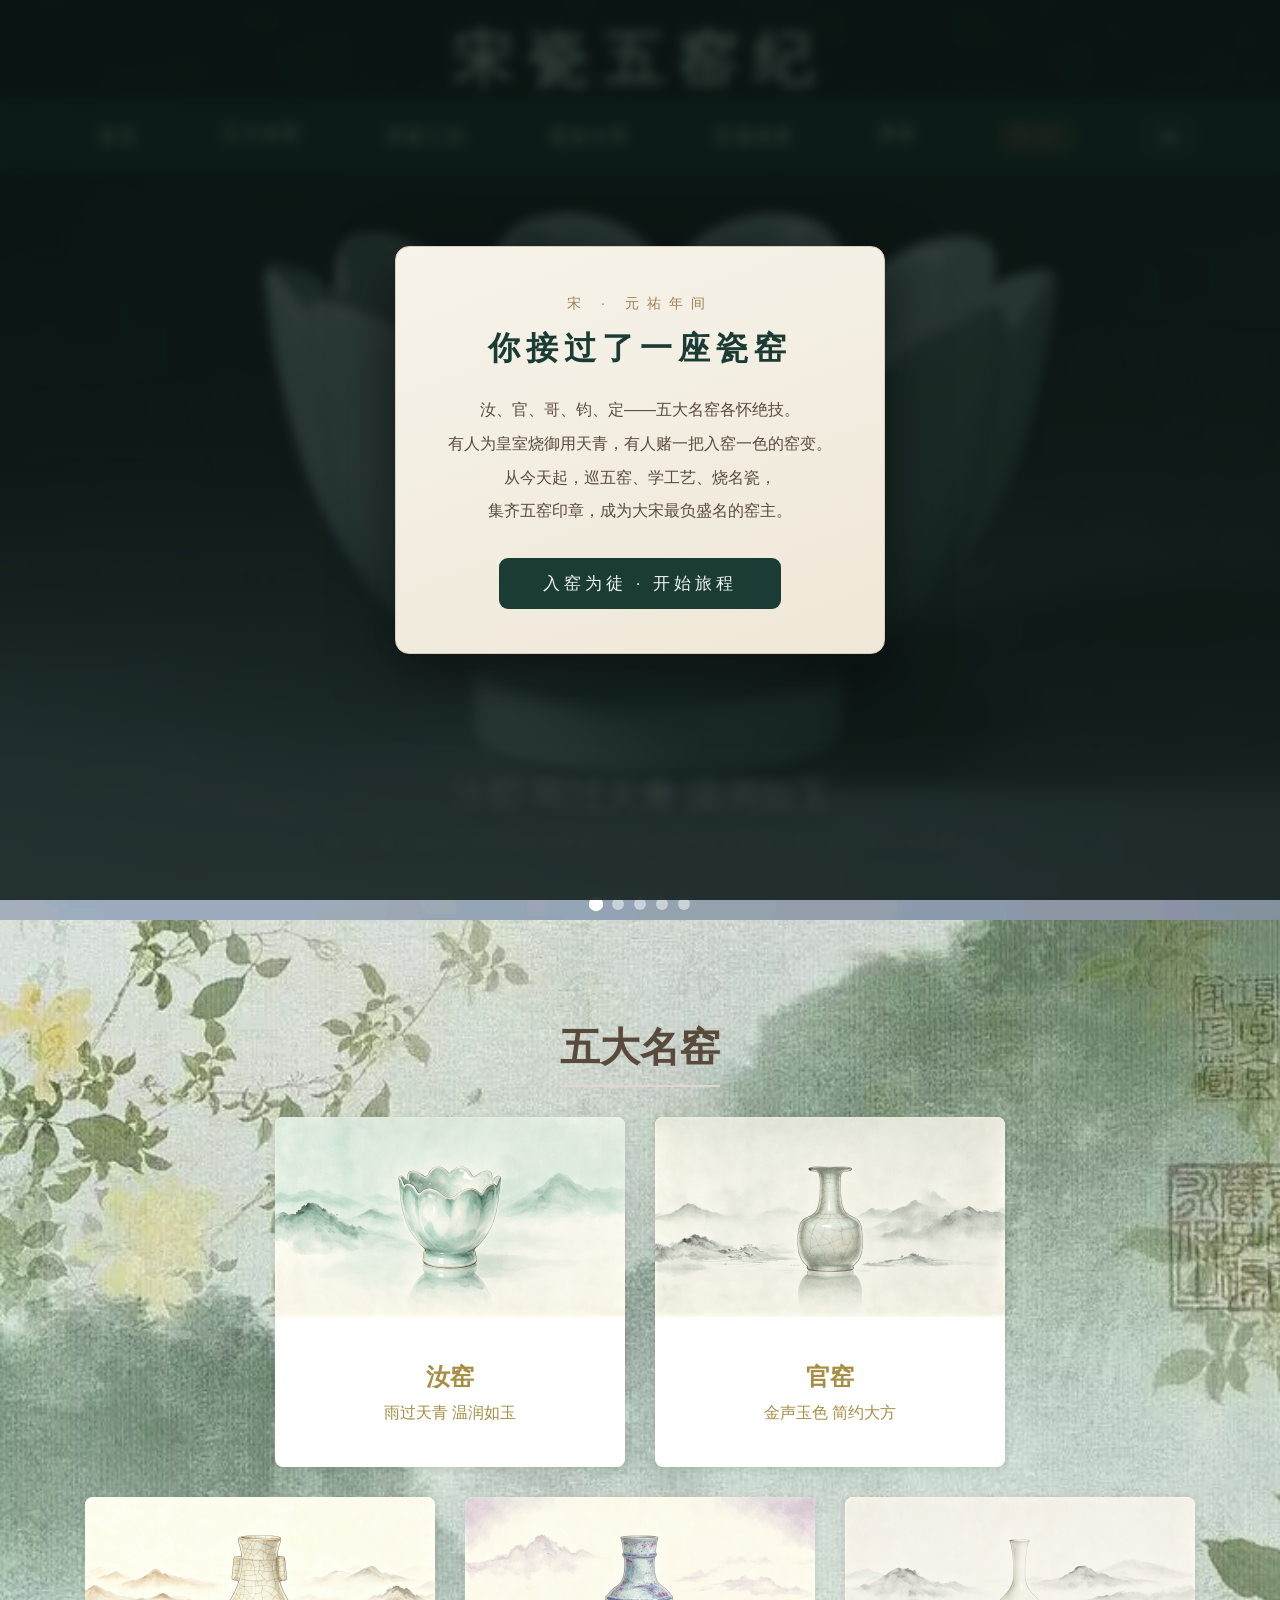
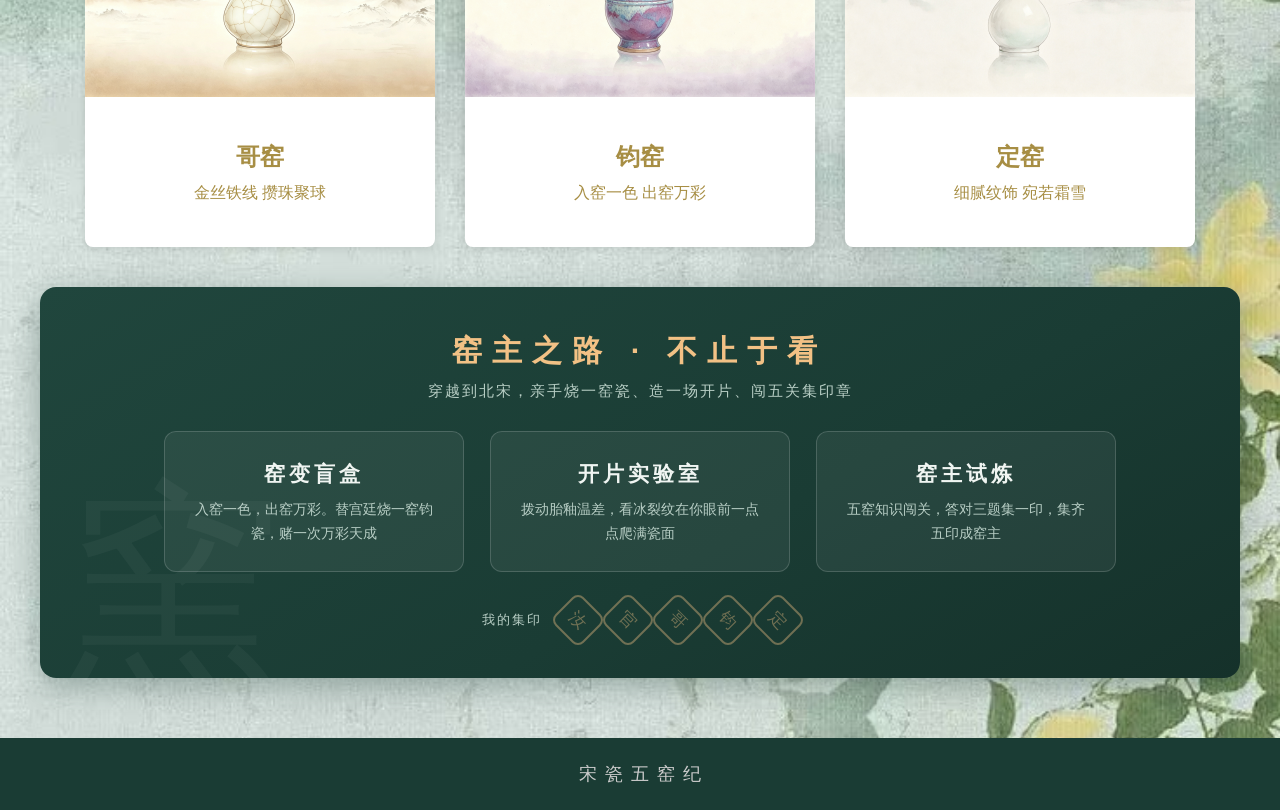
<file: index.html>
<!DOCTYPE html>
<html lang="zh-CN">
	<head>
		<meta charset="utf-8" />
		<meta name="viewport" content="width=device-width, initial-scale=1.0" />
		<title>宋瓷五窑纪 · 穿越北宋的瓷之旅</title>
		<link rel="stylesheet" href="css/common.css?v=2">
		<link rel="stylesheet" href="css/index.css">
		<script src="js/lang-common.js"></script>
		<script src="js/lang-index.js"></script>
		<script src="js/i18n.js"></script>
		<script src="js/globalErrorHandler.js"></script>
		<script src="js/nav-touch.js"></script>
			<link rel="stylesheet" href="css/responsive.css">
	</head>
	<body>
		<div class="nav-logo" style="color: #d5ebe1;" data-i18n="brand.name">宋瓷五窑纪</div>
		<div class="nav-menu-bar">
			<div class="nav-menu">
				<a href="index.html" data-i18n="nav.home">首页</a>
				<div class="nav-dropdown dropdown-wuyaos">
					<a href="#" data-i18n="nav.kilns">五大名窑</a>
					<div class="dropdown-content">
						<a href="ruyao.html" data-i18n="nav.ruyao">汝窑</a>
						<a href="guanyao.html" data-i18n="nav.guanyao">官窑</a>
						<a href="geyao.html" data-i18n="nav.geyao">哥窑</a>
						<a href="junyao.html" data-i18n="nav.junyao">钧窑</a>
						<a href="dingyao.html" data-i18n="nav.dingyao">定窑</a>
					</div>
				</div>
				<a href="workshop.html" data-i18n="nav.workshop">宋瓷工坊</a>
				<a href="share.html" data-i18n="nav.share">瓷友分享</a>
				<a href="heritage.html" data-i18n="nav.heritage">非遗传承</a>
				<div class="nav-dropdown dropdown-more">
					<a href="#" data-i18n="nav.more">更多</a>
					<div class="dropdown-content">
						<a href="funfact.html" data-i18n="nav.funfact">窑口冷知识</a>
						<a href="collection.html" data-i18n="nav.collection">我的收藏</a>
						<a href="contact.html" data-i18n="nav.contact">联系我们</a>
					</div>
				</div>
				<button type="button" class="lang-toggle" id="langToggle">EN</button>
			</div>
		</div>
		<!--宋代五大名瓷轮播图-->
		<div class="carousel" id="porcelainCarousel">
			<!-- 汝窑轮播项 -->
			<div class="carousel-item active">
				<img src="img/汝.jpg" alt="汝窑">
				<div class="carousel-text">
					<h2 class="carousel-title" data-i18n="index.slide1.title">汝窑·雨过天青 温润如玉</h2>
					<p class="carousel-desc" data-i18n="index.slide1.desc">雨过天青云破处，这般颜色做将来，汝窑为宋代五大名窑之首，御用珍品传世稀少。</p>
				</div>
			</div>
			<!-- 官窑轮播项 -->
			<div class="carousel-item">
				<img src="img/官.jpg" alt="官窑">
				<div class="carousel-text">
					<h2 class="carousel-title" data-i18n="index.slide2.title">官窑·金声玉色 简约大方</h2>
					<p class="carousel-desc" data-i18n="index.slide2.desc">宋代宫廷官窑，釉色粉青莹润，器型端庄典雅，尽显皇家风范。</p>
				</div>
			</div>
			<!-- 哥窑轮播项 -->
			<div class="carousel-item">
				<img src="img/哥.jpg" alt="哥窑">
				<div class="carousel-text">
					<h2 class="carousel-title" data-i18n="index.slide3.title">哥窑·金丝铁线 攒珠聚球</h2>
					<p class="carousel-desc" data-i18n="index.slide3.desc">开片纹为特色，金丝铁线自然天成，是宋代瓷器工艺的艺术瑰宝。</p>
				</div>
			</div>
			<!-- 钧窑轮播项 -->
			<div class="carousel-item">
				<img src="img/钧.jpg" alt="钧窑">
				<div class="carousel-text">
					<h2 class="carousel-title" data-i18n="index.slide4.title">钧窑·入窑一色 出窑万彩</h2>
					<p class="carousel-desc" data-i18n="index.slide4.desc">入窑一色，出窑万彩，钧窑窑变釉色堪称宋代瓷器的色彩奇迹。</p>
				</div>
			</div>
			<!-- 定窑轮播项 -->
			<div class="carousel-item">
				<img src="img/定.jpg" alt="定窑">
				<div class="carousel-text">
					<h2 class="carousel-title" data-i18n="index.slide5.title">定窑·细腻纹饰 宛若霜雪</h2>
					<p class="carousel-desc" data-i18n="index.slide5.desc">以白釉印花工艺闻名，釉色温润如玉，纹饰精美繁复。</p>
				</div>
			</div>
			<!-- 轮播图小圆点 -->
			<div class="carousel-dots">
				<div class="carousel-dot active" data-index="0"></div>
				<div class="carousel-dot" data-index="1"></div>
				<div class="carousel-dot" data-index="2"></div>
				<div class="carousel-dot" data-index="3"></div>
				<div class="carousel-dot" data-index="4"></div>
			</div>
		</div>
		<!-- 名瓷速览区 -->
		<div class="porcelain-list">
			<h2 class="list-title" data-i18n="index.listTitle">五大名窑</h2>
			<div class="card-wrap">
				<!-- 第一行：2个卡片 -->
				<div class="card-row row-2">
					<div class="porcelain-card" onclick="location.href='ruyao.html'">
						<img src="img/汝窑海报.png" class="card-img" alt="汝窑">
						<div class="card-info">
							<h3 class="card-name" data-i18n="nav.ruyao">汝窑</h3>
							<p class="card-desc" data-i18n="index.card.ru.desc">雨过天青 温润如玉</p>
						</div>
					</div>
					<div class="porcelain-card" onclick="location.href='guanyao.html'">
						<img src="img/官窑海报.png" class="card-img" alt="官窑">
						<div class="card-info">
							<h3 class="card-name" data-i18n="nav.guanyao">官窑</h3>
							<p class="card-desc" data-i18n="index.card.guan.desc">金声玉色 简约大方</p>
						</div>
					</div>
				</div>
				<!-- 第二行：3个卡片 -->
				<div class="card-row row-3">
					<div class="porcelain-card" onclick="location.href='geyao.html'">
						<img src="img/哥窑海报.png" class="card-img" alt="哥窑">
						<div class="card-info">
							<h3 class="card-name" data-i18n="nav.geyao">哥窑</h3>
							<p class="card-desc" data-i18n="index.card.ge.desc">金丝铁线 攒珠聚球</p>
						</div>
					</div>
					<div class="porcelain-card" onclick="location.href='junyao.html'">
						<img src="img/钧窑海报.png" class="card-img" alt="钧窑">
						<div class="card-info">
							<h3 class="card-name" data-i18n="nav.junyao">钧窑</h3>
							<p class="card-desc" data-i18n="index.card.jun.desc">入窑一色 出窑万彩</p>
						</div>
					</div>
					<div class="porcelain-card" onclick="location.href='dingyao.html'">
						<img src="img/定窑海报.png" class="card-img" alt="定窑">
						<div class="card-info">
							<h3 class="card-name" data-i18n="nav.dingyao">定窑</h3>
							<p class="card-desc" data-i18n="index.card.ding.desc">细腻纹饰 宛若霜雪</p>
						</div>
					</div>
				</div>
			</div>
		</div>
		<!-- 窑主之路：互动玩法入口 -->
		<div class="quest-banner">
			<h2 class="quest-banner-title" data-i18n="index.questBanner.title">窑主之路 · 不止于看</h2>
			<p class="quest-banner-sub" data-i18n="index.questBanner.sub">穿越到北宋，亲手烧一窑瓷、造一场开片、闯五关集印章</p>
			<div class="quest-banner-cards">
				<a class="quest-banner-card" href="kilnbox.html">
					<h3 data-i18n="index.card.kilnbox.title">窑变盲盒</h3>
					<p data-i18n="index.card.kilnbox.desc">入窑一色，出窑万彩。替宫廷烧一窑钧瓷，赌一次万彩天成</p>
				</a>
				<a class="quest-banner-card" href="crackle.html">
					<h3 data-i18n="index.card.crackle.title">开片实验室</h3>
					<p data-i18n="index.card.crackle.desc">拨动胎釉温差，看冰裂纹在你眼前一点点爬满瓷面</p>
				</a>
				<a class="quest-banner-card" href="funfact.html">
					<h3 data-i18n="index.card.trial.title">窑主试炼</h3>
					<p data-i18n="index.card.trial.desc">五窑知识闯关，答对三题集一印，集齐五印成窑主</p>
				</a>
			</div>
			<div class="quest-banner-progress" id="questProgress"></div>
		</div>

		<!-- 页脚 -->
		<div class="footer">
			<p data-i18n="footer.copyright">宋瓷五窑纪</p>
		</div>
		<!-- 穿越引子弹层（首次访问显示） -->
	<div class="story-modal" id="storyModal" style="display:none;">
		<div class="story-modal-box">
			<p class="story-eyebrow" data-i18n="index.story.eyebrow">宋 · 元祐年间</p>
			<h2 class="story-heading" data-i18n="index.story.heading">你接过了一座瓷窑</h2>
			<p class="story-body" data-i18n-html="index.story.body">汝、官、哥、钧、定——五大名窑各怀绝技。<br>有人为皇室烧御用天青，有人赌一把入窑一色的窑变。<br>从今天起，巡五窑、学工艺、烧名瓷，<br>集齐五窑印章，成为大宋最负盛名的窑主。</p>
			<button class="story-btn" id="storyStartBtn" data-i18n="index.story.startBtn">入窑为徒 · 开始旅程</button>
		</div>
	</div>

	<!-- 轮播图+滚动置顶JS代码 -->
		<script>
			// 轮播图逻辑
			const carousel = document.getElementById('porcelainCarousel');
			const items = carousel.querySelectorAll('.carousel-item');
			const dots = carousel.querySelectorAll('.carousel-dot');
			let currentIndex = 0;
			let carouselInterval;
			// 初始化自动轮播
			startCarousel();
			// 悬停暂停/恢复
			carousel.addEventListener('mouseenter', () => clearInterval(carouselInterval));
			carousel.addEventListener('mouseleave', () => startCarousel());
			// 显示指定轮播项
			function showItem(index) {
				items.forEach(item => item.classList.remove('active'));
				dots.forEach(dot => dot.classList.remove('active'));
				items[index].classList.add('active');
				dots[index].classList.add('active');
				currentIndex = index;
			}
			// 切换下一项
			function showNextItem() {
				currentIndex = (currentIndex + 1) % items.length;
				showItem(currentIndex);
			}
			// 启动轮播
			function startCarousel() {
				carouselInterval = setInterval(showNextItem, 5000);
			}
			// 点击圆点切换
			dots.forEach(dot => {
				dot.addEventListener('click', () => {
					clearInterval(carouselInterval);
					const index = parseInt(dot.dataset.index);
					showItem(index);
					startCarousel();
				});
			});
			// 滚动置顶核心逻辑
			const navLogo = document.querySelector('.nav-logo');
			const navMenuBar = document.querySelector('.nav-menu-bar');
			const scrollThreshold = 150; // 滚动触发阈值

			window.addEventListener('scroll', () => {
				const scrollTop = window.scrollY;
				if (scrollTop > scrollThreshold) {
					navLogo.classList.add('fixed');
					navMenuBar.classList.add('fixed');
				} else {
					navLogo.classList.remove('fixed');
					navMenuBar.classList.remove('fixed');
				}
			});
		</script>
	
		<script src="js/seal.js"></script>
	<script>
		// 首页集印进度条
		(function () {
			function renderQuestProgress() {
				var box = document.getElementById('questProgress');
				if (!box || !window.SongCiSeals) return;
				var t = window.SongCiI18N ? window.SongCiI18N.t.bind(window.SongCiI18N) : function(k){ return k; };
				var n = window.SongCiSeals.count();
				var slots = '';
				var keys = ['ru','guan','ge','jun','ding'];
				for (var i = 0; i < 5; i++) {
					var name = t('index.slot.' + keys[i]);
					var kilnName = name + (window.SongCiI18N && window.SongCiI18N.current === 'zh' ? '窑' : ' Kiln');
					slots += '<span class="qbp-slot' + (i < n ? ' filled' : '') + '" title="' + kilnName + '">' + name + '</span>';
				}
				box.innerHTML = '<span class="qbp-label">' + t('index.progress.label') + '</span>' + slots +
					(n === 5 ? '<span class="qbp-done">' + t('index.progress.done') + '</span>' : '');
			}
			if (document.readyState === 'loading') {
				document.addEventListener('DOMContentLoaded', renderQuestProgress);
			} else { renderQuestProgress(); }
			window.addEventListener('langchange', renderQuestProgress);

			// 穿越引子：仅首次访问显示
			var modal = document.getElementById('storyModal');
			try {
				if (!localStorage.getItem('songci_story_seen')) modal.style.display = 'flex';
			} catch (e) { modal.style.display = 'flex'; }
			document.getElementById('storyStartBtn').addEventListener('click', function () {
				modal.style.opacity = '0';
				setTimeout(function () { modal.style.display = 'none'; }, 400);
				try { localStorage.setItem('songci_story_seen', '1'); } catch (e) {}
			});
		})();
	</script>
	<script src="js/particles.js"></script>
	
	<script src="js/reveal.js?v=3"></script>
</body>
</html>
</file>
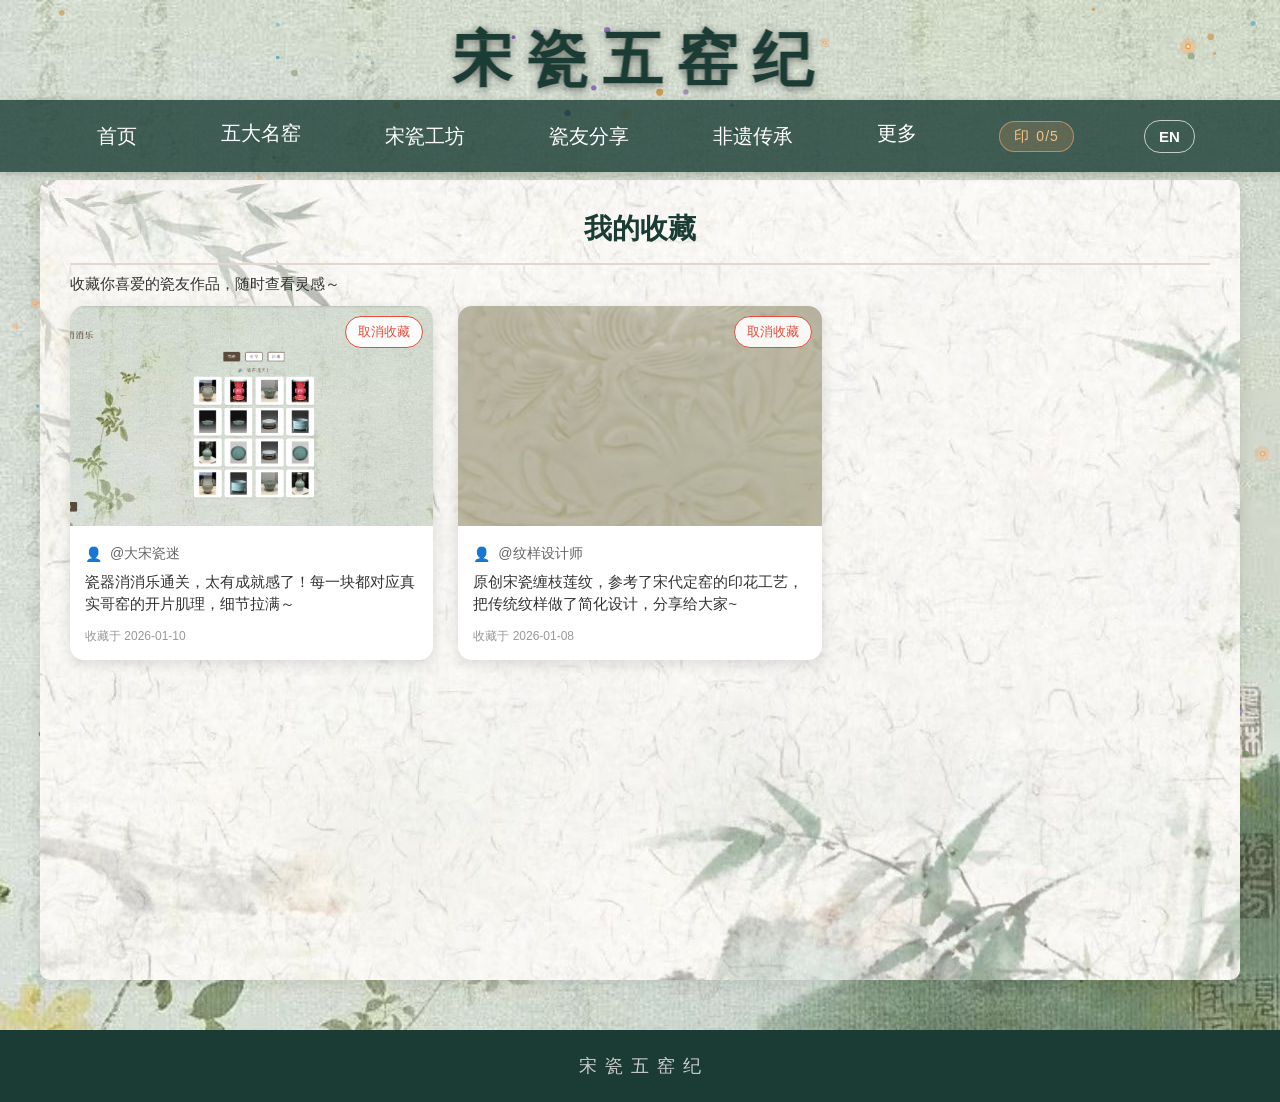
<file: collection.html>
<!DOCTYPE html>
<html lang="zh-CN">
	<head>
		<meta charset="utf-8">
	<meta name="viewport" content="width=device-width, initial-scale=1.0">
		<title>我的收藏 | 宋瓷五窑纪</title>
		<link rel="stylesheet" href="css/common.css?v=2">
		<link rel="stylesheet" href="css/collection.css">
		<script src="js/lang-common.js"></script>
		<script src="js/lang-collection.js"></script>
		<script src="js/i18n.js"></script>
		<script src="js/globalErrorHandler.js"></script>
		<script src="js/nav-touch.js"></script>
			<link rel="stylesheet" href="css/responsive.css">
	</head>
	<body>
		<div class="nav-logo-bar">
			<div class="nav-logo" data-i18n="brand.name">宋瓷五窑纪</div>
		</div>

		<!-- 功能导航栏（与分享页一致） -->
		<div class="nav-menu-bar">
			<div class="nav-menu">
				<a href="index.html" data-i18n="nav.home">首页</a>
				<div class="nav-dropdown dropdown-wuyaos">
					<a href="#" data-i18n="nav.kilns">五大名窑</a>
					<div class="dropdown-content">
						<a href="ruyao.html" data-i18n="nav.ruyao">汝窑</a>
						<a href="guanyao.html" data-i18n="nav.guanyao">官窑</a>
						<a href="geyao.html" data-i18n="nav.geyao">哥窑</a>
						<a href="junyao.html" data-i18n="nav.junyao">钧窑</a>
						<a href="dingyao.html" data-i18n="nav.dingyao">定窑</a>
					</div>
				</div>
				<a href="workshop.html" data-i18n="nav.workshop">宋瓷工坊</a>
				<a href="share.html" data-i18n="nav.share">瓷友分享</a>
				<a href="heritage.html" data-i18n="nav.heritage">非遗传承</a>
				<div class="nav-dropdown dropdown-more">
					<a href="#" data-i18n="nav.more">更多</a>
					<div class="dropdown-content">
						<a href="funfact.html" data-i18n="nav.funfact">窑口冷知识</a>
						<a href="collection.html" data-i18n="nav.collection">我的收藏</a>
						<a href="contact.html" data-i18n="nav.contact">联系我们</a>
					</div>
				</div>
				<button type="button" class="lang-toggle" id="langToggle">EN</button>
			</div>
		</div>

		<!-- 收藏页面主体 -->
		<div class="collection-container">
			<h2 class="collection-title" data-i18n="collection.title">我的收藏</h2>
			<p class="collection-desc" data-i18n="collection.desc">收藏你喜爱的瓷友作品，随时查看灵感～</p>

			<!-- 收藏为空提示（默认隐藏，无收藏时显示） -->
			<div class="empty-collection" id="emptyCollection">
				<p data-i18n="collection.emptyTitle">暂无收藏内容</p>
				<a href="share.html" class="go-share-btn" data-i18n="collection.goShare">去瓷友分享区逛逛</a>
			</div>

			<!-- 收藏作品展示区 -->
			<div class="collections-area" id="collectionsArea">
				<!-- 收藏作品卡片会通过JS动态渲染，初始示例收藏（模拟已收藏2件） -->
				<div class="collection-card">
					<div class="collection-card-header">
						<button class="uncollect-btn" data-id="1" data-i18n="collection.uncollect">取消收藏</button>
					</div>
					<img src="img/瓷友分享2.png" class="collection-img" alt="收藏作品1">
					<div class="collection-info">
						<p class="collection-author" data-i18n="collection.demo1.author">@大宋瓷迷</p>
						<p class="collection-desc" data-i18n="collection.demo1.desc">瓷器消消乐通关，太有成就感了！每一块都对应真实哥窑的开片肌理，细节拉满～</p>
						<span class="collect-time"><span data-i18n="collection.collectedAt">收藏于</span> 2026-01-10</span>
					</div>
				</div>
				<div class="collection-card">
					<div class="collection-card-header">
						<button class="uncollect-btn" data-id="2" data-i18n="collection.uncollect">取消收藏</button>
					</div>
					<img src="img/花卉纹.png" class="collection-img" alt="收藏作品2">
					<div class="collection-info">
						<p class="collection-author" data-i18n="collection.demo2.author">@纹样设计师</p>
						<p class="collection-desc" data-i18n="collection.demo2.desc">原创宋瓷缠枝莲纹，参考了宋代定窑的印花工艺，把传统纹样做了简化设计，分享给大家~</p>
						<span class="collect-time"><span data-i18n="collection.collectedAt">收藏于</span> 2026-01-08</span>
					</div>
				</div>
			</div>
		</div>

		<div class="footer">
			<p data-i18n="footer.copyright">宋瓷五窑纪</p>
		</div>

		<!-- 提示弹窗 -->
		<div class="toast" id="toast">操作成功</div>

		<script>
			// 快捷取翻译
			function __t(key) {
				if (window.SongCiI18N && typeof window.SongCiI18N.t === 'function') {
					return window.SongCiI18N.t(key);
				}
				return key;
			}

			// 页面加载完成后执行
			document.addEventListener('DOMContentLoaded', function() {
				const collectionsArea = document.getElementById('collectionsArea');
				const emptyCollection = document.getElementById('emptyCollection');
				const uncollectBtns = document.querySelectorAll('.uncollect-btn');
				const toast = document.getElementById('toast');

				// 检查收藏数量，控制空状态显示
				checkCollectionStatus();

				// 取消收藏按钮事件（双向同步本地存储）
				uncollectBtns.forEach(btn => {
					btn.addEventListener('click', function() {
						const card = this.closest('.collection-card');
						const workId = this.getAttribute('data-id');

						// 移除收藏卡片（动画效果）
						card.style.opacity = '0';
						setTimeout(() => {
							card.remove();
							// 更新本地存储（同步分享页状态）
							updateCollectionsStorage(workId);
							// 显示提示
							showToast(__t('collection.uncollectSuccess'));
							// 重新检查收藏状态
							checkCollectionStatus();
						}, 300);
					});
				});

				// 检查收藏状态（有收藏显示卡片，无收藏显示空提示）
				function checkCollectionStatus() {
					const collectionCards = document.querySelectorAll('.collection-card');
					if (collectionCards.length === 0) {
						emptyCollection.style.display = 'flex';
						collectionsArea.style.display = 'none';
					} else {
						emptyCollection.style.display = 'none';
						collectionsArea.style.display = 'grid';
					}
				}

				// 显示提示弹窗（无闪烁）
				function showToast(msg) {
					toast.textContent = msg;
					toast.style.display = 'block';
					toast.style.opacity = '1';
					setTimeout(() => {
						toast.style.opacity = '0';
						setTimeout(() => {
							toast.style.display = 'none';
						}, 300);
					}, 2000);
				}

				// 从本地存储加载收藏（持久化展示）
				function loadCollectionsFromStorage() {
					const collections = localStorage.getItem('songciCollections');
					if (collections) {
						const collectionList = JSON.parse(collections);
						// 清空现有示例卡片
						collectionsArea.innerHTML = '';
						// 渲染本地存储的收藏
						collectionList.forEach(item => {
							const card = document.createElement('div');
							card.className = 'collection-card';
							card.innerHTML = `
                    <div class="collection-card-header">
                        <button class="uncollect-btn" data-id="${item.id}">${__t('collection.uncollect')}</button>
                    </div>
                    <img src="${item.imgSrc}" class="collection-img" alt="收藏作品${item.id}" onerror="this.onerror=null;this.src='img/汝.jpg';">
                    <div class="collection-info">
                        <p class="collection-author">${item.author}</p>
                        <p class="collection-desc">${item.desc}</p>
                        <span class="collect-time">${__t('collection.collectedAt')} ${item.time}</span>
                    </div>
                `;
							collectionsArea.appendChild(card);
							// 给新卡片绑定取消收藏事件
							card.querySelector('.uncollect-btn').addEventListener('click', function() {
								const workId = this.getAttribute('data-id');
								card.style.opacity = '0';
								setTimeout(() => {
									card.remove();
									// 更新本地存储
									updateCollectionsStorage(workId);
									showToast(__t('collection.uncollectSuccess'));
									checkCollectionStatus();
								}, 300);
							});
						});
						checkCollectionStatus();
					}
				}

				// 更新本地存储（删除取消收藏的作品）
				function updateCollectionsStorage(removeId) {
					const collections = localStorage.getItem('songciCollections');
					if (collections) {
						let collectionList = JSON.parse(collections);
						collectionList = collectionList.filter(item => item.id !== removeId);
						localStorage.setItem('songciCollections', JSON.stringify(collectionList));
					}
				}

				// 启用本地存储加载（持久化收藏数据）
				loadCollectionsFromStorage();

				// 语言切换时重新渲染收藏卡片（按钮与时间前缀跟随语言）
				window.addEventListener('langchange', function() {
					const collections = localStorage.getItem('songciCollections');
					if (collections) {
						const collectionList = JSON.parse(collections);
						collectionsArea.innerHTML = '';
						collectionList.forEach(item => {
							const card = document.createElement('div');
							card.className = 'collection-card';
							card.innerHTML = `
                    <div class="collection-card-header">
                        <button class="uncollect-btn" data-id="${item.id}">${__t('collection.uncollect')}</button>
                    </div>
                    <img src="${item.imgSrc}" class="collection-img" alt="收藏作品${item.id}" onerror="this.onerror=null;this.src='img/汝.jpg';">
                    <div class="collection-info">
                        <p class="collection-author">${item.author}</p>
                        <p class="collection-desc">${item.desc}</p>
                        <span class="collect-time">${__t('collection.collectedAt')} ${item.time}</span>
                    </div>
                `;
							collectionsArea.appendChild(card);
							card.querySelector('.uncollect-btn').addEventListener('click', function() {
								const workId = this.getAttribute('data-id');
								card.style.opacity = '0';
								setTimeout(() => {
									card.remove();
									updateCollectionsStorage(workId);
									showToast(__t('collection.uncollectSuccess'));
									checkCollectionStatus();
								}, 300);
							});
						});
						checkCollectionStatus();
					}
				});
			});
		</script>
	
		<script src="js/seal.js"></script>
		<script src="js/particles.js"></script>
	
	<script src="js/reveal.js?v=3"></script>
</body>
</html>
</file>
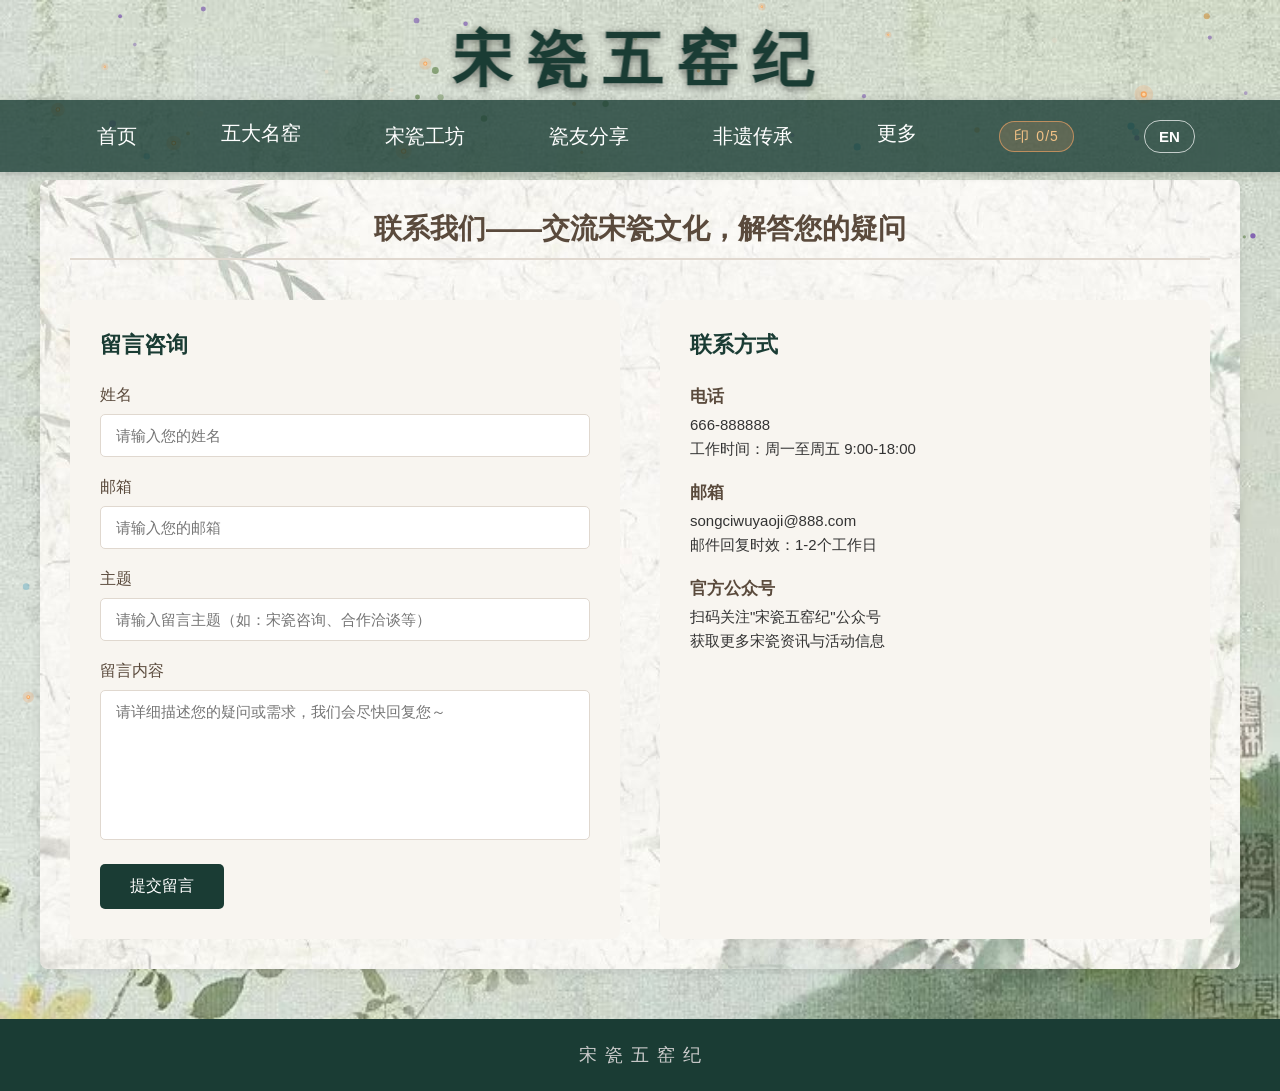
<file: contact.html>
<!DOCTYPE html>
<html lang="zh-CN">
	<head>
		<meta charset="utf-8">
	<meta name="viewport" content="width=device-width, initial-scale=1.0">
		<title>联系我们 | 宋瓷五窑纪</title>
		<link rel="stylesheet" href="css/common.css?v=2">
		<link rel="stylesheet" href="css/contact.css">
		<script src="js/lang-common.js"></script>
		<script src="js/lang-contact.js"></script>
		<script src="js/i18n.js"></script>
		<script src="js/globalErrorHandler.js"></script>
		<script src="js/nav-touch.js"></script>
			<link rel="stylesheet" href="css/responsive.css">
	</head>
	<body>
		<!-- 宋瓷风华文字（悬浮轮播图上方） -->
		<div class="nav-logo" data-i18n="brand.name">宋瓷五窑纪</div>

		<!-- 功能导航栏（悬浮轮播图上方） -->
		<div class="nav-menu-bar">
			<div class="nav-menu">
				<a href="index.html" data-i18n="nav.home">首页</a>
				<div class="nav-dropdown dropdown-wuyaos">
					<a href="#" data-i18n="nav.kilns">五大名窑</a>
					<div class="dropdown-content">
						<a href="ruyao.html" data-i18n="nav.ruyao">汝窑</a>
						<a href="guanyao.html" data-i18n="nav.guanyao">官窑</a>
						<a href="geyao.html" data-i18n="nav.geyao">哥窑</a>
						<a href="junyao.html" data-i18n="nav.junyao">钧窑</a>
						<a href="dingyao.html" data-i18n="nav.dingyao">定窑</a>
					</div>
				</div>
				<a href="workshop.html" data-i18n="nav.workshop">宋瓷工坊</a>
				<a href="share.html" data-i18n="nav.share">瓷友分享</a>
				<a href="heritage.html" data-i18n="nav.heritage">非遗传承</a>
				<div class="nav-dropdown dropdown-more">
					<a href="#" data-i18n="nav.more">更多</a>
					<div class="dropdown-content">
						<a href="funfact.html" data-i18n="nav.funfact">窑口冷知识</a>
						<a href="collection.html" data-i18n="nav.collection">我的收藏</a>
						<a href="contact.html" data-i18n="nav.contact">联系我们</a>
					</div>
				</div>
				<button type="button" class="lang-toggle" id="langToggle">EN</button>
			</div>
		</div>


		<!-- 页面主体 -->
		<div class="page-container">
			<h2 class="page-title" data-i18n="contact.pageTitle">联系我们——交流宋瓷文化，解答您的疑问</h2>

			<div class="contact-wrapper">
				<!-- 左侧：留言咨询表单 -->
				<div class="contact-form">
					<h3 class="contact-subtitle" data-i18n="contact.formTitle">留言咨询</h3>
					<form id="contactForm">
						<div class="form-group">
							<label for="name" data-i18n="contact.labelName">姓名</label>
							<input type="text" id="name" name="name" required placeholder="请输入您的姓名" data-i18n-placeholder="contact.placeholderName">
						</div>
						<div class="form-group">
							<label for="email" data-i18n="contact.labelEmail">邮箱</label>
							<input type="email" id="email" name="email" required placeholder="请输入您的邮箱" data-i18n-placeholder="contact.placeholderEmail">
						</div>
						<div class="form-group">
							<label for="subject" data-i18n="contact.labelSubject">主题</label>
							<input type="text" id="subject" name="subject" required placeholder="请输入留言主题（如：宋瓷咨询、合作洽谈等）" data-i18n-placeholder="contact.placeholderSubject">
						</div>
						<div class="form-group">
							<label for="message" data-i18n="contact.labelMessage">留言内容</label>
							<textarea id="message" name="message" required
								placeholder="请详细描述您的疑问或需求，我们会尽快回复您～" data-i18n-placeholder="contact.placeholderMessage"></textarea>
						</div>
						<button type="submit" class="submit-btn" data-i18n="contact.submit">提交留言</button>
					</form>
				</div>

				<!-- 右侧：联系方式 -->
				<div class="contact-info">
					<h3 class="contact-subtitle" data-i18n="contact.infoTitle">联系方式</h3>
					<div class="contact-details">
						<div class="contact-item">
							<div class="contact-text">
								<h4 data-i18n="contact.telTitle">电话</h4>
								<p data-i18n="contact.telValue">666-888888</p>
								<p data-i18n="contact.workTime">工作时间：周一至周五 9:00-18:00</p>
							</div>
						</div>
						<div class="contact-item">
							<div class="contact-text">
								<h4 data-i18n="contact.emailTitle">邮箱</h4>
								<p data-i18n="contact.emailValue">songciwuyaoji@888.com</p>
								<p data-i18n="contact.replyTime">邮件回复时效：1-2个工作日</p>
							</div>
						</div>
						<div class="contact-item">
							<div class="contact-text">
								<h4 data-i18n="contact.officialTitle">官方公众号</h4>
								<p data-i18n="contact.officialDesc1">扫码关注"宋瓷五窑纪"公众号</p>
								<p data-i18n="contact.officialDesc2">获取更多宋瓷资讯与活动信息</p>
							</div>
						</div>
					</div>
				</div>
			</div>
		</div>

		<!-- 页脚 -->
		<div class="footer">
			<p data-i18n="footer.copyright">宋瓷五窑纪</p>
		</div>

		<!-- 表单提交JS -->
		<script>
			// 快捷取翻译
			function __t(key) {
				if (window.SongCiI18N && typeof window.SongCiI18N.t === 'function') {
					return window.SongCiI18N.t(key);
				}
				return key;
			}

			const contactForm = document.getElementById('contactForm');
			contactForm.addEventListener('submit', function(e) {
				e.preventDefault(); // 阻止默认提交行为

				// 获取表单数据（实际项目中可发送到后端）
				const name = document.getElementById('name').value;
				const email = document.getElementById('email').value;
				const subject = document.getElementById('subject').value;
				const message = document.getElementById('message').value;

				// 模拟提交成功
				alert(__t('contact.successMsg')
					.replace('{name}', name)
					.replace('{subject}', subject)
					.replace('{email}', email));

				// 重置表单
				contactForm.reset();
			});
		</script>



	
		<script src="js/seal.js"></script>
		<script src="js/particles.js"></script>
	
	<script src="js/reveal.js?v=3"></script>
</body>
</html>
</file>
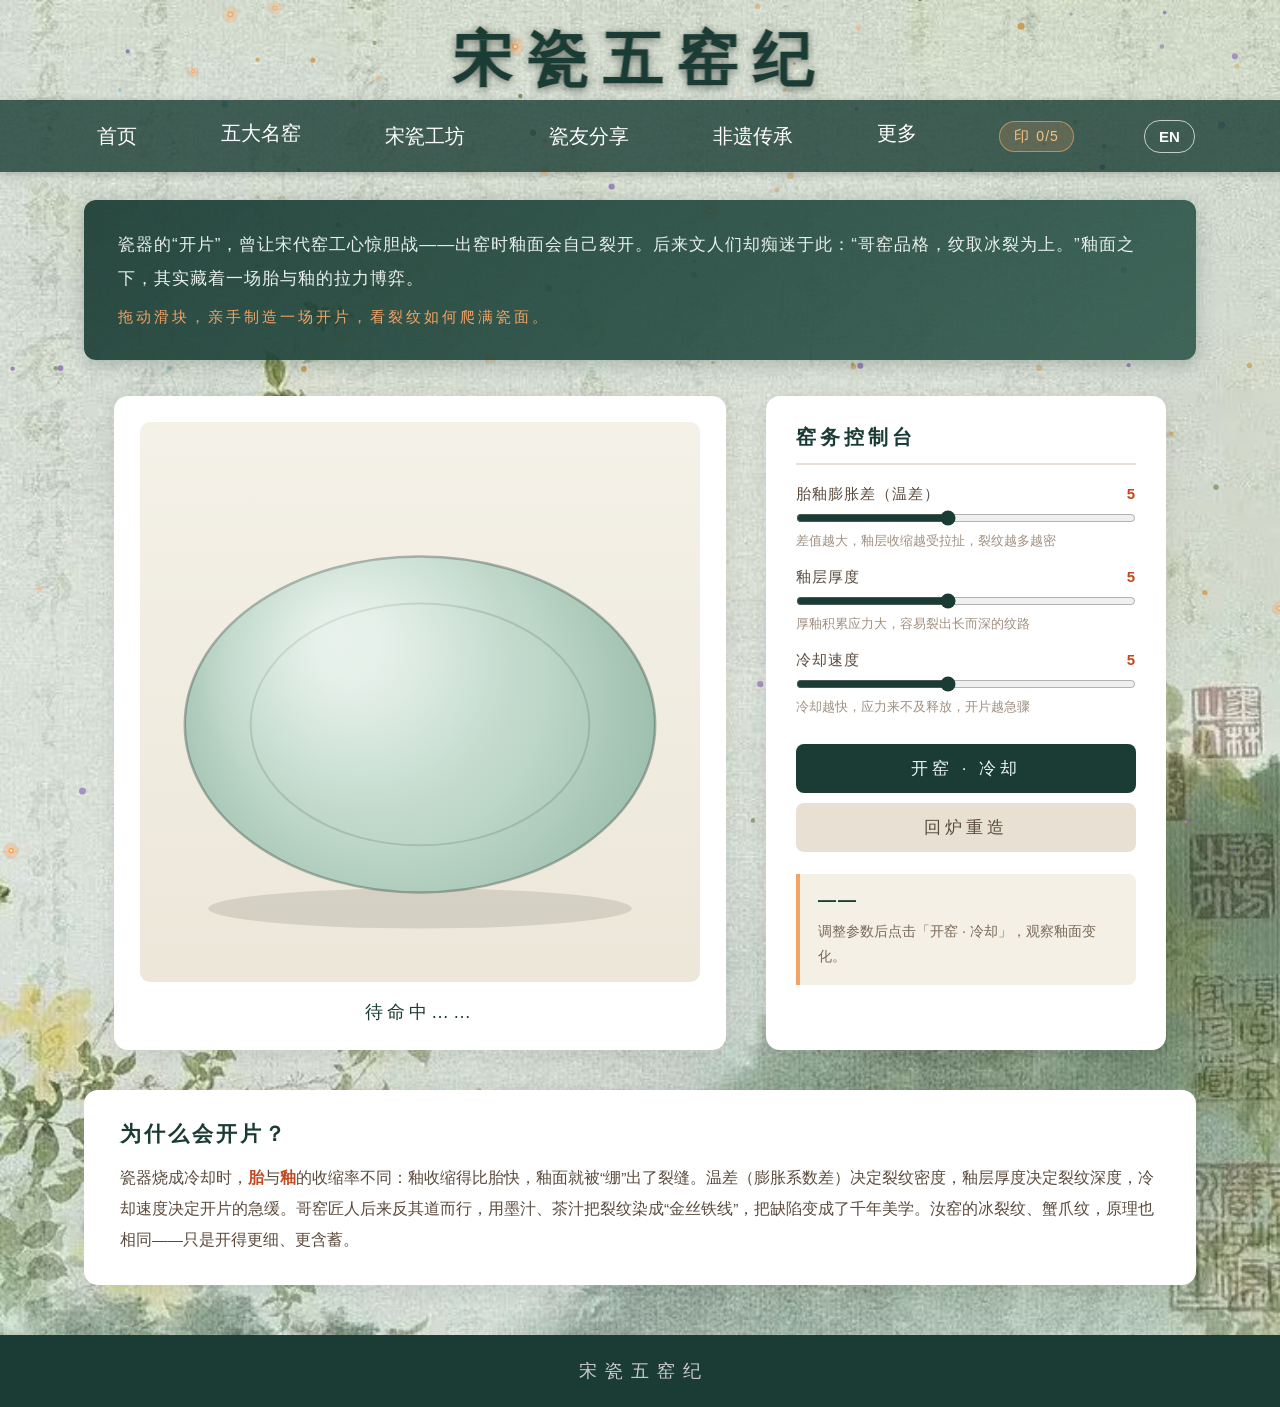
<file: crackle.html>
<!DOCTYPE html>
<html lang="zh-CN">
<head>
	<meta charset="utf-8">
	<meta name="viewport" content="width=device-width, initial-scale=1.0">
	<title>开片实验室 · 金丝铁线如何生长 | 宋瓷五窑纪</title>
	<link rel="stylesheet" href="css/common.css?v=2">
	<link rel="stylesheet" href="css/crackle.css">
	<script src="js/lang-common.js"></script>
	<script src="js/lang-crackle.js"></script>
	<script src="js/i18n.js"></script>
	<script src="js/globalErrorHandler.js"></script>
	<script src="js/nav-touch.js"></script>
	<script src="js/seal.js"></script>
		<link rel="stylesheet" href="css/responsive.css">
	</head>
<body>
	<div class="nav-logo-bar">
		<div class="nav-logo" data-i18n="brand.name">宋瓷五窑纪</div>
	</div>
	<div class="nav-menu-bar">
		<div class="nav-menu">
			<a href="index.html" data-i18n="nav.home">首页</a>
			<div class="nav-dropdown dropdown-wuyaos">
				<a href="#" data-i18n="nav.kilns">五大名窑</a>
				<div class="dropdown-content">
					<a href="ruyao.html" data-i18n="nav.ruyao">汝窑</a>
					<a href="guanyao.html" data-i18n="nav.guanyao">官窑</a>
					<a href="geyao.html" data-i18n="nav.geyao">哥窑</a>
					<a href="junyao.html" data-i18n="nav.junyao">钧窑</a>
					<a href="dingyao.html" data-i18n="nav.dingyao">定窑</a>
				</div>
			</div>
			<a href="workshop.html" data-i18n="nav.workshop">宋瓷工坊</a>
			<a href="share.html" data-i18n="nav.share">瓷友分享</a>
			<a href="heritage.html" data-i18n="nav.heritage">非遗传承</a>
			<div class="nav-dropdown dropdown-more">
				<a href="#" data-i18n="nav.more">更多</a>
				<div class="dropdown-content">
					<a href="funfact.html" data-i18n="nav.funfact">窑口冷知识</a>
					<a href="collection.html" data-i18n="nav.collection">我的收藏</a>
					<a href="contact.html" data-i18n="nav.contact">联系我们</a>
				</div>
			</div>
			<button type="button" class="lang-toggle" id="langToggle">EN</button>
		</div>
	</div>

	<div class="crackle-container">
		<div class="story-bar">
			<p class="story-text" data-i18n="crackle.story.p1">瓷器的“开片”，曾让宋代窑工心惊胆战——出窑时釉面会自己裂开。后来文人们却痴迷于此：“哥窑品格，纹取冰裂为上。”釉面之下，其实藏着一场胎与釉的拉力博弈。</p>
			<p class="story-text sub" data-i18n="crackle.story.p2">拖动滑块，亲手制造一场开片，看裂纹如何爬满瓷面。</p>
		</div>

		<div class="lab-wrap">
			<!-- 左：瓷盘画布 -->
			<div class="lab-stage">
				<canvas id="crackleCanvas" width="560" height="560"></canvas>
				<p class="lab-result-tag" id="crackleTag"> awaiting …</p>
			</div>
			<!-- 右：控制台 -->
			<div class="lab-panel">
				<h3 class="lab-panel-title" data-i18n="crackle.console">窑务控制台</h3>
				<div class="lab-ctrl">
					<label><span data-i18n="crackle.slider.delta.label">胎釉膨胀差（温差）</span><span class="lab-val" id="valDelta">5</span></label>
					<input type="range" id="deltaRange" min="1" max="10" value="5">
					<p class="lab-tip" data-i18n="crackle.slider.delta.desc">差值越大，釉层收缩越受拉扯，裂纹越多越密</p>
				</div>
				<div class="lab-ctrl">
					<label><span data-i18n="crackle.slider.thick.label">釉层厚度</span><span class="lab-val" id="valThick">5</span></label>
					<input type="range" id="thickRange" min="1" max="10" value="5">
					<p class="lab-tip" data-i18n="crackle.slider.thick.desc">厚釉积累应力大，容易裂出长而深的纹路</p>
				</div>
				<div class="lab-ctrl">
					<label><span data-i18n="crackle.slider.cool.label">冷却速度</span><span class="lab-val" id="valCool">5</span></label>
					<input type="range" id="coolRange" min="1" max="10" value="5">
					<p class="lab-tip" data-i18n="crackle.slider.cool.desc">冷却越快，应力来不及释放，开片越急骤</p>
				</div>
				<button class="lab-btn primary" id="coolBtn" data-i18n="crackle.btn.fire">开窑 · 冷却</button>
				<button class="lab-btn" id="resetBtn" data-i18n="crackle.btn.reset">回炉重造</button>
				<div class="lab-verdict" id="verdict">
					<h4 id="verdictName">——</h4>
					<p id="verdictDesc">调整参数后点击「开窑 · 冷却」，观察釉面变化。</p>
				</div>
			</div>
		</div>

		<div class="lab-science">
			<h3 data-i18n="crackle.why.title">为什么会开片？</h3>
			<p data-i18n-html="crackle.why.p1">瓷器烧成冷却时，<strong>胎</strong>与<strong>釉</strong>的收缩率不同：釉收缩得比胎快，釉面就被“绷”出了裂缝。温差（膨胀系数差）决定裂纹密度，釉层厚度决定裂纹深度，冷却速度决定开片的急缓。哥窑匠人后来反其道而行，用墨汁、茶汁把裂纹染成“金丝铁线”，把缺陷变成了千年美学。汝窑的冰裂纹、蟹爪纹，原理也相同——只是开得更细、更含蓄。</p>
		</div>
	</div>

	<div class="footer">
		<p data-i18n="footer.copyright">宋瓷五窑纪</p>
	</div>

	<script src="js/crackle.js"></script>
	<script src="js/particles.js"></script>

	<script src="js/reveal.js?v=3"></script>
</body>
</html>
</file>
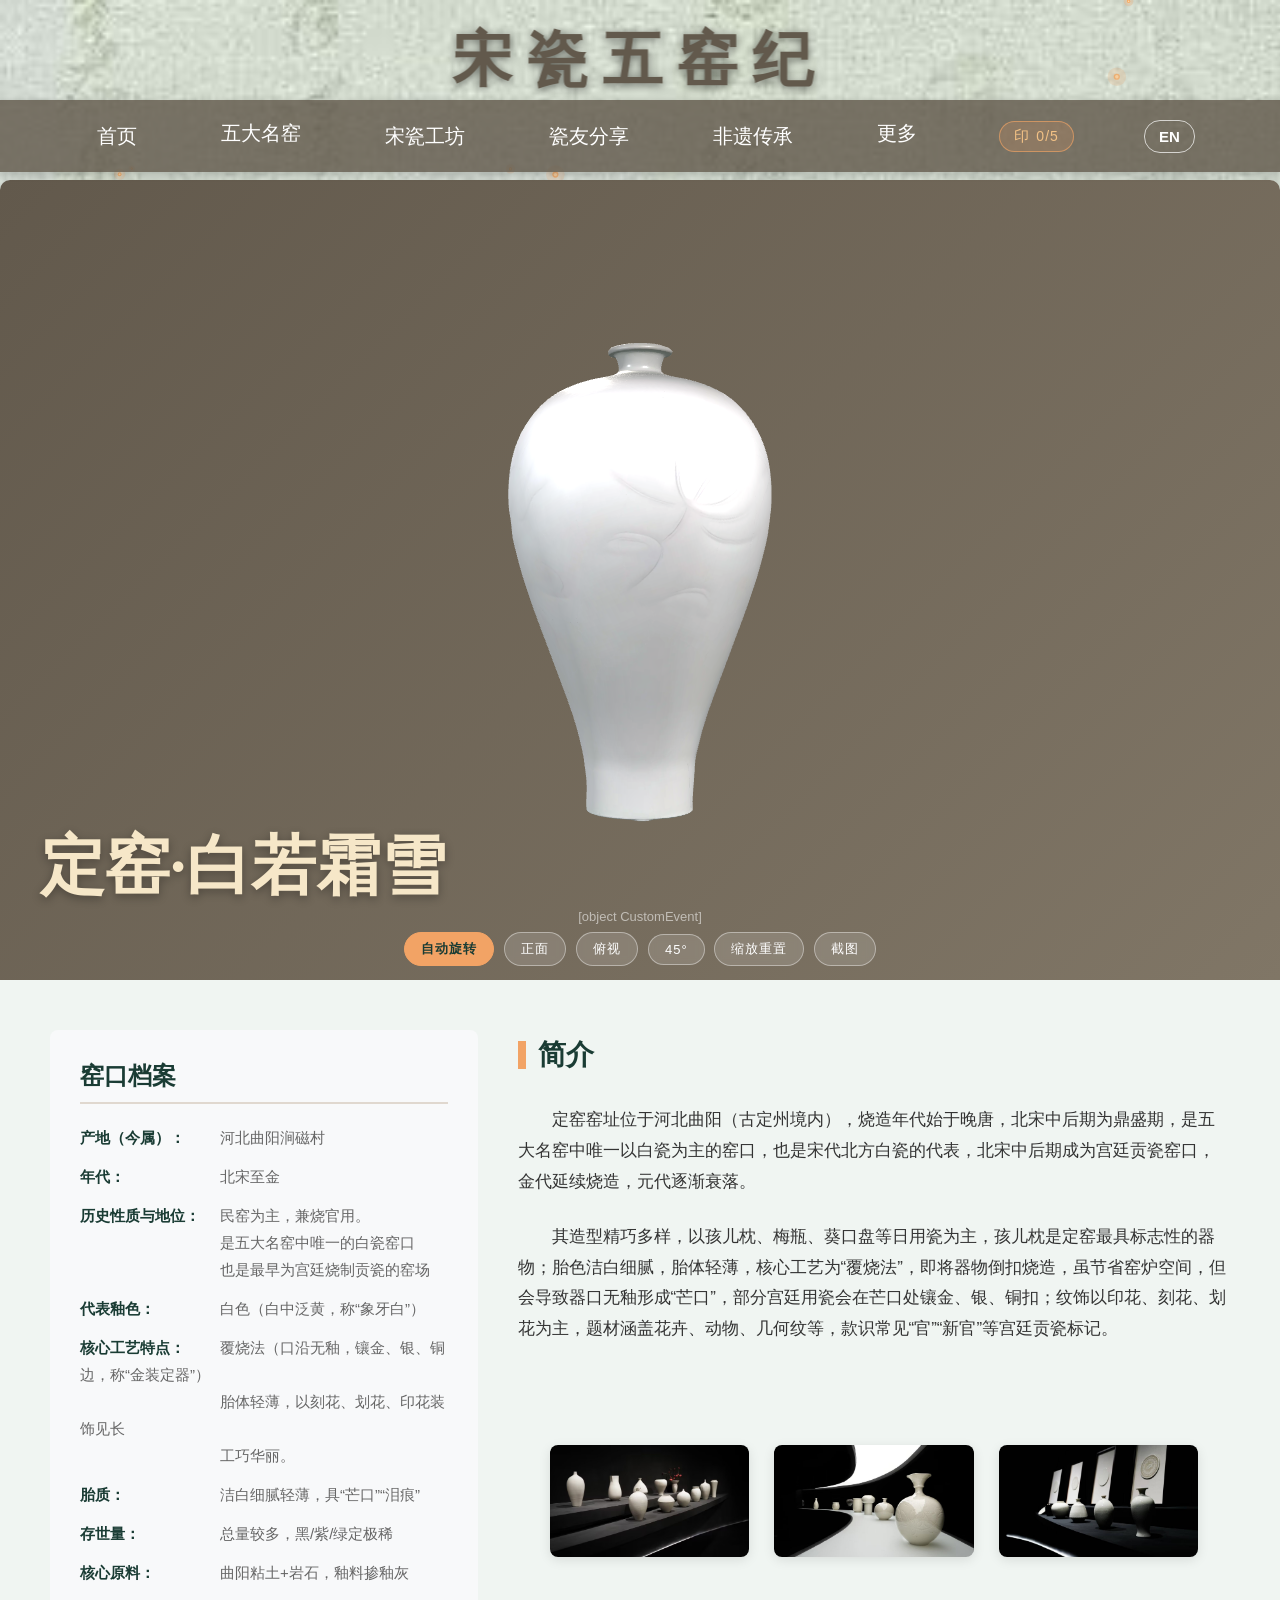
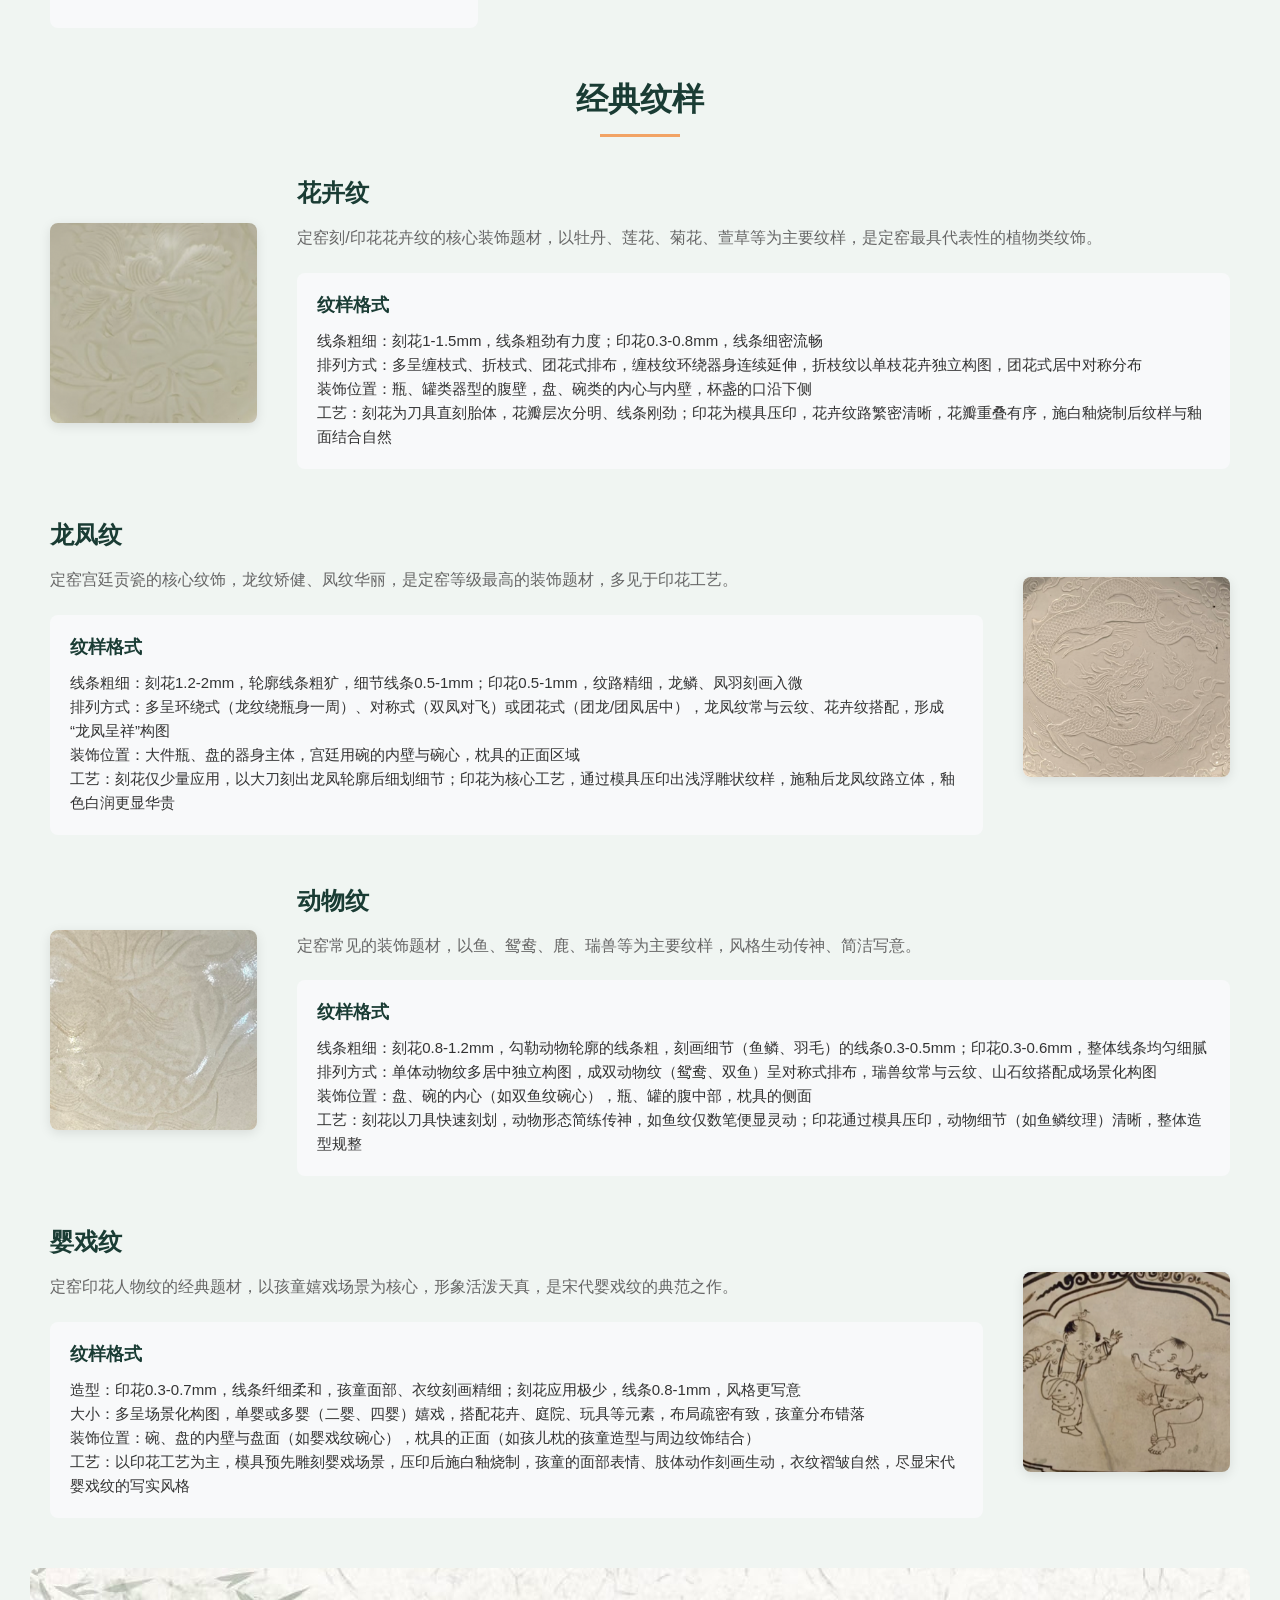
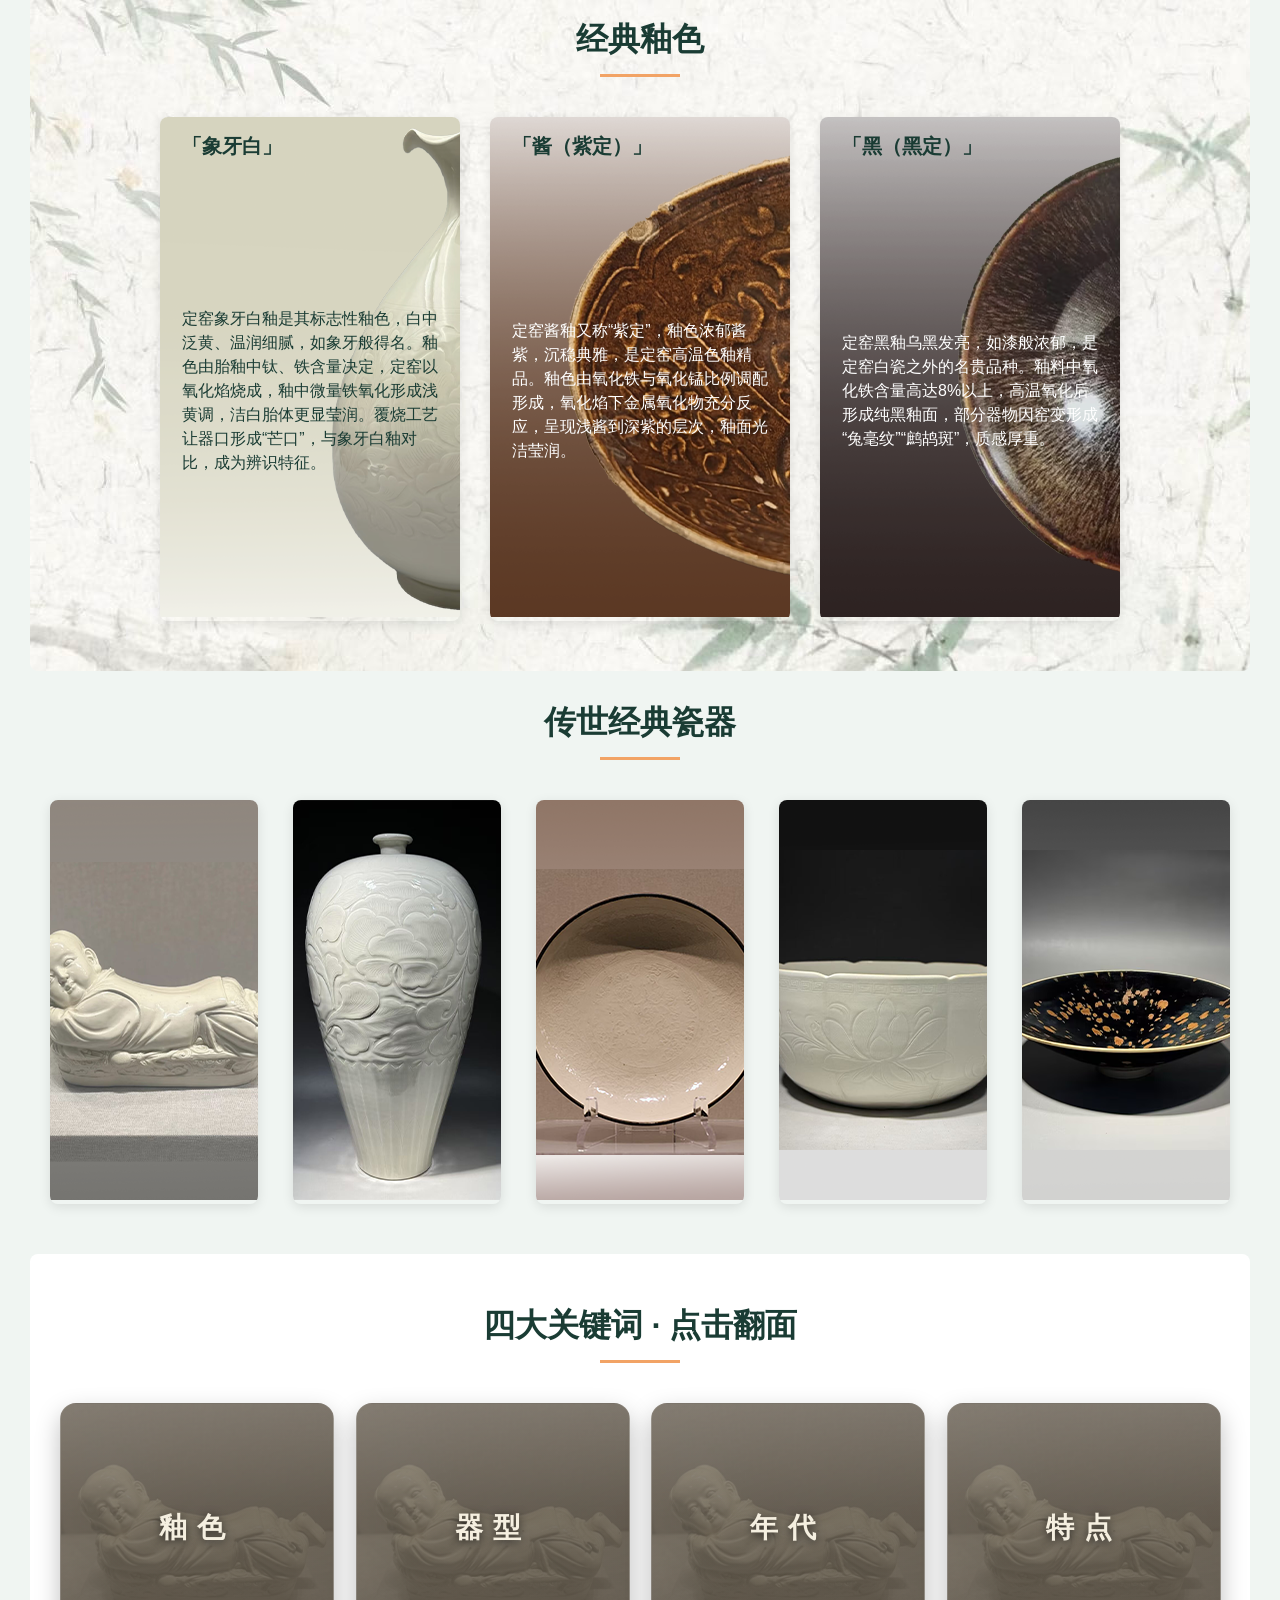
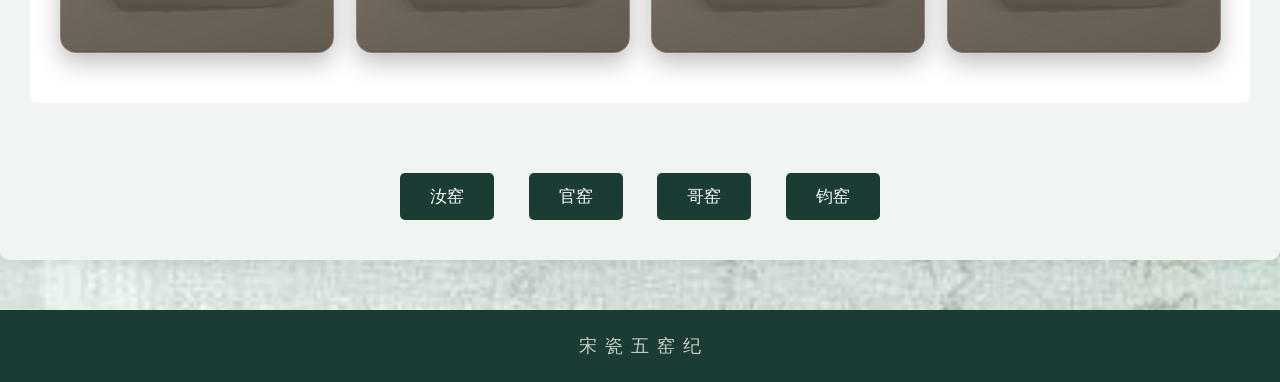
<file: dingyao.html>
<!DOCTYPE html>
<html lang="zh-CN">
	<head>
		<meta charset="utf-8">
	<meta name="viewport" content="width=device-width, initial-scale=1.0">
		<title>定窑·宛若霜雪 | 宋瓷五窑纪</title>
		<link rel="stylesheet" href="css/common.css?v=2">
		<link rel="stylesheet" href="css/porcelain.css?v=5">
		<script src="js/lang-common.js"></script>
		<script src="js/lang-dingyao.js"></script>
		<script src="js/i18n.js"></script>
		<script src="js/globalErrorHandler.js"></script>
		<script src="js/nav-touch.js"></script>
			<link rel="stylesheet" href="css/responsive.css">
	</head>
	<body class="page-ding">
		<div class="nav-logo-bar">
			<div class="nav-logo" data-i18n="brand.name">宋瓷五窑纪</div>
		</div>
		<div class="nav-menu-bar">
			<div class="nav-menu">
				<a href="index.html" data-i18n="nav.home">首页</a>
				<div class="nav-dropdown dropdown-wuyaos">
					<a href="#" data-i18n="nav.kilns">五大名窑</a>
					<div class="dropdown-content">
						<a href="ruyao.html" data-i18n="nav.ruyao">汝窑</a>
						<a href="guanyao.html" data-i18n="nav.guanyao">官窑</a>
						<a href="geyao.html" data-i18n="nav.geyao">哥窑</a>
						<a href="junyao.html" data-i18n="nav.junyao">钧窑</a>
						<a href="dingyao.html" data-i18n="nav.dingyao">定窑</a>
					</div>
				</div>
				<a href="workshop.html" data-i18n="nav.workshop">宋瓷工坊</a>
				<a href="share.html" data-i18n="nav.share">瓷友分享</a>
				<a href="heritage.html" data-i18n="nav.heritage">非遗传承</a>
				<div class="nav-dropdown dropdown-more">
					<a href="#" data-i18n="nav.more">更多</a>
					<div class="dropdown-content">
						<a href="funfact.html" data-i18n="nav.funfact">窑口冷知识</a>
						<a href="collection.html" data-i18n="nav.collection">我的收藏</a>
						<a href="contact.html" data-i18n="nav.contact">联系我们</a>
					</div>
				</div>
				<button type="button" class="lang-toggle" id="langToggle">EN</button>
			</div>
		</div>
		<!-- 定窑页面主体容器 -->
		<div class="detail-container">
			<div class="detail-header detail-header-ding">
				<h1 class="header-title-ding " data-i18n="dingyao.title">定窑·白若霜雪</h1>
			</div>
			<!-- 核心内容区（窑口档案+定窑简介） -->
			<div class="detail-content">
				<div class="side-info">
					<h3 class="side-title" data-i18n="kiln.sideTitle">窑口档案</h3>
					<div class="info-item"><strong data-i18n="kiln.field.place">产地（今属）：</strong><span data-i18n="dingyao.place">河北曲阳涧磁村</span></div>
					<div class="info-item"><strong data-i18n="kiln.field.era">年代：</strong><span data-i18n="dingyao.era">北宋至金</span></div>
					<div class="info-item">
						<strong data-i18n="kiln.field.status">历史性质与地位：</strong><span data-i18n="dingyao.status1">民窑为主，兼烧官用。</span><br>
						<span style="margin-left: 140px;" data-i18n="dingyao.status2">是五大名窑中唯一的白瓷窑口</span><br>
						<span style="margin-left: 140px;" data-i18n="dingyao.status3">也是最早为宫廷烧制贡瓷的窑场</span>
					</div>
					<div class="info-item"><strong data-i18n="kiln.field.glaze">代表釉色：</strong><span data-i18n="dingyao.glaze">白色（白中泛黄，称“象牙白”）</span></div>
					<div class="info-item">
						<strong data-i18n="kiln.field.craft">核心工艺特点：</strong><span data-i18n="dingyao.craft1">覆烧法（口沿无釉，镶金、银、铜边，称“金装定器”）</span><br>
						<span style="margin-left: 140px;" data-i18n="dingyao.craft2">胎体轻薄，以刻花、划花、印花装饰见长</span><br>
						<span style="margin-left: 140px;" data-i18n="dingyao.craft3">工巧华丽。</span>
					</div>
					<div class="info-item"><strong data-i18n="kiln.field.body">胎质：</strong><span data-i18n="dingyao.body">洁白细腻轻薄，具“芒口”“泪痕”</span></div>
					<div class="info-item"><strong data-i18n="kiln.field.surviving">存世量：</strong><span data-i18n="dingyao.surviving">总量较多，黑/紫/绿定极稀</span></div>
					<div class="info-item"><strong data-i18n="kiln.field.material">核心原料：</strong><span data-i18n="dingyao.material">曲阳粘土+岩石，釉料掺釉灰</span></div>
				</div>
				<div class="main-content">
					<h3 class="content-title" data-i18n="kiln.introTitle">定窑简介</h3>
					<p class="content-text" data-i18n="dingyao.intro1">
						定窑窑址位于河北曲阳（古定州境内），烧造年代始于晚唐，北宋中后期为鼎盛期，是五大名窑中唯一以白瓷为主的窑口，也是宋代北方白瓷的代表，北宋中后期成为宫廷贡瓷窑口，金代延续烧造，元代逐渐衰落。
					</p>
					<p class="content-text" data-i18n="dingyao.intro2">
						其造型精巧多样，以孩儿枕、梅瓶、葵口盘等日用瓷为主，孩儿枕是定窑最具标志性的器物；胎色洁白细腻，胎体轻薄，核心工艺为“覆烧法”，即将器物倒扣烧造，虽节省窑炉空间，但会导致器口无釉形成“芒口”，部分宫廷用瓷会在芒口处镶金、银、铜扣；纹饰以印花、刻花、划花为主，题材涵盖花卉、动物、几何纹等，款识常见“官”“新官”等宫廷贡瓷标记。
					</p>
					<div class="img-box-ding">
						<span class="zoom-tip" data-i18n="kiln.zoomTip">悬停放大查看细节</span>
						<img src="img/定窑5.jpg" class="detail-img" alt="定窑5">
						<img src="img/定窑6.jpg" class="detail-img" alt="定窑6">
						<img src="img/定窑7.jpg" class="detail-img" alt="定窑7">
					</div>
				</div>
			</div>
			<!-- 新增：纹样模块 -->
			<div class="pattern-module">
				<h3 class="module-title" data-i18n="kiln.patternTitle">定窑经典纹样</h3>
				<div class="pattern-list">
					<!-- 纹样1：图左文右 -->
					<div class="pattern-item">
						<img src="img/花卉纹（定）.png" class="pattern-img" alt="花卉纹">
						<div class="pattern-info">
							<h4 class="pattern-name" data-i18n="dingyao.pattern1.name">花卉纹</h4>
							<p class="pattern-desc" data-i18n="dingyao.pattern1.desc">
								定窑刻/印花花卉纹的核心装饰题材，以牡丹、莲花、菊花、萱草等为主要纹样，是定窑最具代表性的植物类纹饰。
							</p>
							<div class="pattern-format">
								<h5 data-i18n="kiln.patternFormat">纹样格式</h5>
								<p data-i18n-html="dingyao.pattern1.format"> 线条粗细：刻花1-1.5mm，线条粗劲有力度；印花0.3-0.8mm，线条细密流畅<br>
									排列方式：多呈缠枝式、折枝式、团花式排布，缠枝纹环绕器身连续延伸，折枝纹以单枝花卉独立构图，团花式居中对称分布<br>
									装饰位置：瓶、罐类器型的腹壁，盘、碗类的内心与内壁，杯盏的口沿下侧<br>
									工艺：刻花为刀具直刻胎体，花瓣层次分明、线条刚劲；印花为模具压印，花卉纹路繁密清晰，花瓣重叠有序，施白釉烧制后纹样与釉面结合自然
								</p>
							</div>
						</div>
					</div>
					<!-- 纹样2：图右文左 -->
					<div class="pattern-item">
						<img src="img/龙凤纹（定）.png" class="pattern-img" alt="龙凤纹">
						<div class="pattern-info">
							<h4 class="pattern-name" data-i18n="dingyao.pattern2.name">龙凤纹</h4>
							<p class="pattern-desc" data-i18n="dingyao.pattern2.desc">
								定窑宫廷贡瓷的核心纹饰，龙纹矫健、凤纹华丽，是定窑等级最高的装饰题材，多见于印花工艺。
							</p>
							<div class="pattern-format">
								<h5 data-i18n="kiln.patternFormat">纹样格式</h5>
								<p data-i18n-html="dingyao.pattern2.format"> 线条粗细：刻花1.2-2mm，轮廓线条粗犷，细节线条0.5-1mm；印花0.5-1mm，纹路精细，龙鳞、凤羽刻画入微<br>
									排列方式：多呈环绕式（龙纹绕瓶身一周）、对称式（双凤对飞）或团花式（团龙/团凤居中），龙凤纹常与云纹、花卉纹搭配，形成“龙凤呈祥”构图<br>
									装饰位置：大件瓶、盘的器身主体，宫廷用碗的内壁与碗心，枕具的正面区域<br>
									工艺：刻花仅少量应用，以大刀刻出龙凤轮廓后细划细节；印花为核心工艺，通过模具压印出浅浮雕状纹样，施釉后龙凤纹路立体，釉色白润更显华贵
								</p>
							</div>
						</div>
					</div>
					<!-- 纹样3：图左文右 -->
					<div class="pattern-item">
						<img src="img/动物纹（定）.png" class="pattern-img" alt="动物纹">
						<div class="pattern-info">
							<h4 class="pattern-name" data-i18n="dingyao.pattern3.name">动物纹</h4>
							<p class="pattern-desc" data-i18n="dingyao.pattern3.desc">
								定窑常见的装饰题材，以鱼、鸳鸯、鹿、瑞兽等为主要纹样，风格生动传神、简洁写意。
							</p>
							<div class="pattern-format">
								<h5 data-i18n="kiln.patternFormat">纹样格式</h5>
								<p data-i18n-html="dingyao.pattern3.format"> 线条粗细：刻花0.8-1.2mm，勾勒动物轮廓的线条粗，刻画细节（鱼鳞、羽毛）的线条0.3-0.5mm；印花0.3-0.6mm，整体线条均匀细腻<br>
									排列方式：单体动物纹多居中独立构图，成双动物纹（鸳鸯、双鱼）呈对称式排布，瑞兽纹常与云纹、山石纹搭配成场景化构图<br>
									装饰位置：盘、碗的内心（如双鱼纹碗心），瓶、罐的腹中部，枕具的侧面<br>
									工艺：刻花以刀具快速刻划，动物形态简练传神，如鱼纹仅数笔便显灵动；印花通过模具压印，动物细节（如鱼鳞纹理）清晰，整体造型规整
								</p>
							</div>
						</div>
					</div>
					<!-- 纹样4：图右文左 -->
					<div class="pattern-item">
						<img src="img/婴戏纹（定）.png" class="pattern-img" alt="婴戏纹">
						<div class="pattern-info">
							<h4 class="pattern-name" data-i18n="dingyao.pattern4.name">婴戏纹</h4>
							<p class="pattern-desc" data-i18n="dingyao.pattern4.desc">
								定窑印花人物纹的经典题材，以孩童嬉戏场景为核心，形象活泼天真，是宋代婴戏纹的典范之作。
							</p>
							<div class="pattern-format">
								<h5 data-i18n="kiln.patternFormat">纹样格式</h5>
								<p data-i18n-html="dingyao.pattern4.format">造型：印花0.3-0.7mm，线条纤细柔和，孩童面部、衣纹刻画精细；刻花应用极少，线条0.8-1mm，风格更写意<br>
									大小：多呈场景化构图，单婴或多婴（二婴、四婴）嬉戏，搭配花卉、庭院、玩具等元素，布局疏密有致，孩童分布错落<br>
									装饰位置：碗、盘的内壁与盘面（如婴戏纹碗心），枕具的正面（如孩儿枕的孩童造型与周边纹饰结合）<br>
									工艺：以印花工艺为主，模具预先雕刻婴戏场景，压印后施白釉烧制，孩童的面部表情、肢体动作刻画生动，衣纹褶皱自然，尽显宋代婴戏纹的写实风格
								</p>
							</div>
						</div>
					</div>
				</div>
			</div>
			<!-- 釉色模块-->
			<div class="glaze-module glaze-module-ding">
				<h3 class="module-title" data-i18n="kiln.glazeTitle">定窑经典釉色</h3>
				<div class="glaze-list">
					<div class="glaze-card">
						<img src="img/定窑象牙白.png" class="glaze-img" alt="象牙白">
						<div class="glaze-text-jun">
							<h4 style="color: #1a3c34;" data-i18n="dingyao.glaze1.name">「象牙白」</h4>
							<p style="color: #1a3c34;" data-i18n="dingyao.glaze1.desc">
								定窑象牙白釉是其标志性釉色，白中泛黄、温润细腻，如象牙般得名。釉色由胎釉中钛、铁含量决定，定窑以氧化焰烧成，釉中微量铁氧化形成浅黄调，洁白胎体更显莹润。覆烧工艺让器口形成”芒口”，与象牙白釉对比，成为辨识特征。
							</p>
						</div>
					</div>
					<div class="glaze-card">
						<img src="img/定窑酱（紫定）.png" class="glaze-img" alt="酱（紫定）">
						<div class="glaze-text-jun">
							<h4 style="color: #1a3c34;" data-i18n="dingyao.glaze2.name">「酱（紫定）」</h4>
							<p data-i18n="dingyao.glaze2.desc">
								定窑酱釉又称”紫定”，釉色浓郁酱紫，沉稳典雅，是定窑高温色釉精品。釉色由氧化铁与氧化锰比例调配形成，氧化焰下金属氧化物充分反应，呈现浅酱到深紫的层次，釉面光洁莹润。
							</p>
						</div>
					</div>
					<div class="glaze-card">
						<img src="img/定窑黑（黑定）.png" class="glaze-img" alt="黑（黑定）">
						<div class="glaze-text-jun">
							<h4 style="color: #1a3c34;" data-i18n="dingyao.glaze3.name">「黑（黑定）」</h4>
							<p data-i18n="dingyao.glaze3.desc">
								定窑黑釉乌黑发亮，如漆般浓郁，是定窑白瓷之外的名贵品种。釉料中氧化铁含量高达8%以上，高温氧化后形成纯黑釉面，部分器物因窑变形成”兔毫纹””鹧鸪斑”，质感厚重。
							</p>
						</div>
					</div>
				</div>
			</div>
			<!-- 经典瓷器模块（hover显示文字） -->
			<div class="classic-module">
				<h3 class="module-title" data-i18n="kiln.classicTitle">定窑传世经典瓷器</h3>
				<div class="classic-list">
					<div class="classic-card">
						<img src="img/定窑白釉孩儿枕.png" class="classic-img" alt="定窑白釉孩儿枕">
						<div class="classic-mask">
							<h4 class="classic-name" data-i18n="dingyao.classic1.name">定窑白釉孩儿枕</h4>
							<p class="classic-info" data-i18n="dingyao.classic1.desc">
								定窑白釉孩儿枕是宋代定窑传世珍品，为宫廷御用寝具与陈设瓷，仿孩童卧姿造型烧制而成。枕高18.3厘米，长30厘米，宽11.8厘米，孩童作伏卧状，以背为枕面，身着长袍、足蹬软靴，造型生动写实。通体施白釉，釉色温润白洁，局部见浅淡的“泪痕纹”，胎质坚密细腻。该器物是宋代陶瓷仿生造型的巅峰之作，现收藏于北京故宫博物院。
							</p>
						</div>
					</div>
					<div class="classic-card">
						<img src="img/定窑白釉梅瓶.png" class="classic-img" alt="定窑白釉梅瓶">
						<div class="classic-mask">
							<h4 class="classic-name" data-i18n="dingyao.classic2.name">定窑白釉梅瓶</h4>
							<p class="classic-info" data-i18n="dingyao.classic2.desc">
								定窑白釉梅瓶是宋代定窑经典盛器，因口小宜插梅枝得名。瓶高37.1厘米，口径4.7厘米，足径7.8厘米，呈小口折沿、短颈、丰肩、敛腹、圈足的造型结构，通体施白釉，釉面光洁莹润，腹部见浅划缠枝莲纹，胎体轻薄坚致。该器物是宋代定窑瓶式器的代表，现收藏于北京故宫博物院。
							</p>
						</div>
					</div>
					<div class="classic-card">
						<img src="img/定窑白釉印花缠枝纹葵口盘.png" class="classic-img" alt="定窑白釉印花缠枝莲纹葵口盘">
						<div class="classic-mask">
							<h4 class="classic-name" data-i18n="dingyao.classic3.name">定窑白釉印花缠枝莲纹葵口盘</h4>
							<p class="classic-info" data-i18n="dingyao.classic3.desc">
								定窑白釉印花缠枝莲纹葵口盘是宋代定窑经典陈设瓷，仿葵花形态并结合印花工艺制作而成。盘高4.5厘米，口径20.2厘米，足径6.8厘米，呈六瓣葵口形，浅弧壁、圈足，盘心模印缠枝莲纹，纹饰清晰繁复。通体施白釉，釉色白中闪黄，口沿镶铜扣（“芒口”特征）。该器物体现了宋代定窑印花工艺的精湛水准，现收藏于台北故宫博物院。
							</p>
						</div>
					</div>
					<div class="classic-card">
						<img src='img/定窑白釉刻花牡丹纹碗.png' class="classic-img" alt="定窑白釉刻花牡丹纹碗">
						<div class="classic-mask">
							<h4 class="classic-name" data-i18n="dingyao.classic4.name">定窑白釉刻花牡丹纹碗</h4>
							<p class="classic-info" data-i18n="dingyao.classic4.desc">
								定窑白釉刻花牡丹纹碗是宋代定窑经典日用瓷，以刻花装饰为特色。碗高6.9厘米，口径20.1厘米，足径6.1厘米，呈敞口、斜弧壁、圈足的造型结构，碗内壁刻缠枝牡丹纹，线条流畅洒脱。通体施白釉，釉面见“竹丝刷纹”，口沿无釉镶银扣。该器物是宋代定窑刻花工艺的典型，现收藏于北京故宫博物院。
							</p>
						</div>
					</div>
					<div class="classic-card">
						<img src="img/定窑黑釉鹧鸪斑碗.png" class="classic-img" alt="定窑黑釉鹧鸪斑碗">
						<div class="classic-mask">
							<h4 class="classic-name" data-i18n="dingyao.classic5.name">定窑黑釉鹧鸪斑碗</h4>
							<p class="classic-info" data-i18n="dingyao.classic5.desc">
								定窑黑釉鹧鸪斑碗是宋代定窑窑变釉瓷珍品，为饮茶用器。碗高6.5厘米，口径19.8厘米，足径6.2厘米，呈敞口、斜壁、圈足的造型结构，通体施黑釉，釉面分布银白色鹧鸪斑状窑变斑纹，斑纹疏密有致。该器物是宋代定窑黑釉瓷的稀有品类，现收藏于上海博物馆。
							</p>
						</div>
					</div>
				</div>
			</div>
			<!-- 四大关键词翻转卡片 -->
			<div class="quiz-module">
				<h3 class="module-title" data-i18n="kiln.flipTitle">四大关键词 · 点击翻面</h3>
				<div class="quiz-list">
					<div class="quiz-card" tabindex="0" role="button">
						<div class="quiz-inner">
							<div class="quiz-face quiz-front" data-i18n="kiln.flip.glaze">釉色</div>
							<div class="quiz-face quiz-back" data-i18n="dingyao.glaze">白色（白中泛黄，称“象牙白”）</div>
						</div>
					</div>
					<div class="quiz-card" tabindex="0" role="button">
						<div class="quiz-inner">
							<div class="quiz-face quiz-front" data-i18n="kiln.flip.form">器型</div>
							<div class="quiz-face quiz-back" data-i18n="dingyao.flipForm">孩儿枕、梅瓶、葵口盘等日用瓷为主，孩儿枕最具标志性</div>
						</div>
					</div>
					<div class="quiz-card" tabindex="0" role="button">
						<div class="quiz-inner">
							<div class="quiz-face quiz-front" data-i18n="kiln.flip.era">年代</div>
							<div class="quiz-face quiz-back" data-i18n="dingyao.era">北宋至金</div>
						</div>
					</div>
					<div class="quiz-card" tabindex="0" role="button">
						<div class="quiz-inner">
							<div class="quiz-face quiz-front" data-i18n="kiln.flip.trait">特点</div>
							<div class="quiz-face quiz-back" data-i18n="dingyao.flipTrait">覆烧法致芒口，镶金、银、铜扣称“金装定器”；刻花印花并重；泪痕；白中泛黄“象牙白”</div>
						</div>
					</div>
				</div>
			</div>
			<!-- 互动引导区：其他四窑快捷跳转 -->
			<div class="guide-area">
				<button class="guide-btn" onclick="location.href='ruyao.html'" data-i18n="nav.ruyao">汝窑</button>
				<button class="guide-btn" onclick="location.href='guanyao.html'" data-i18n="nav.guanyao">官窑</button>
				<button class="guide-btn" onclick="location.href='geyao.html'" data-i18n="nav.geyao">哥窑</button>
				<button class="guide-btn" onclick="location.href='junyao.html'" data-i18n="nav.junyao">钧窑</button>
			</div>
		</div>
		<!-- 页脚 -->
		<div class="footer">
			<p data-i18n="footer.copyright">宋瓷五窑纪</p>
		</div>
	
		<script src="js/seal.js"></script>
		<script src="js/particles.js"></script>
		<script src="js/vendor/three.min.js"></script>
		<script src="js/vendor/GLTFLoader.js"></script>
		<script src="js/models/dingyao.js"></script>
		<script src="js/porcelain3d.js?v=6"></script>
	<script src="js/detail-enhance.js?v=2"></script>
	<script src="js/reveal.js?v=4"></script>
</body>
</html>
</file>
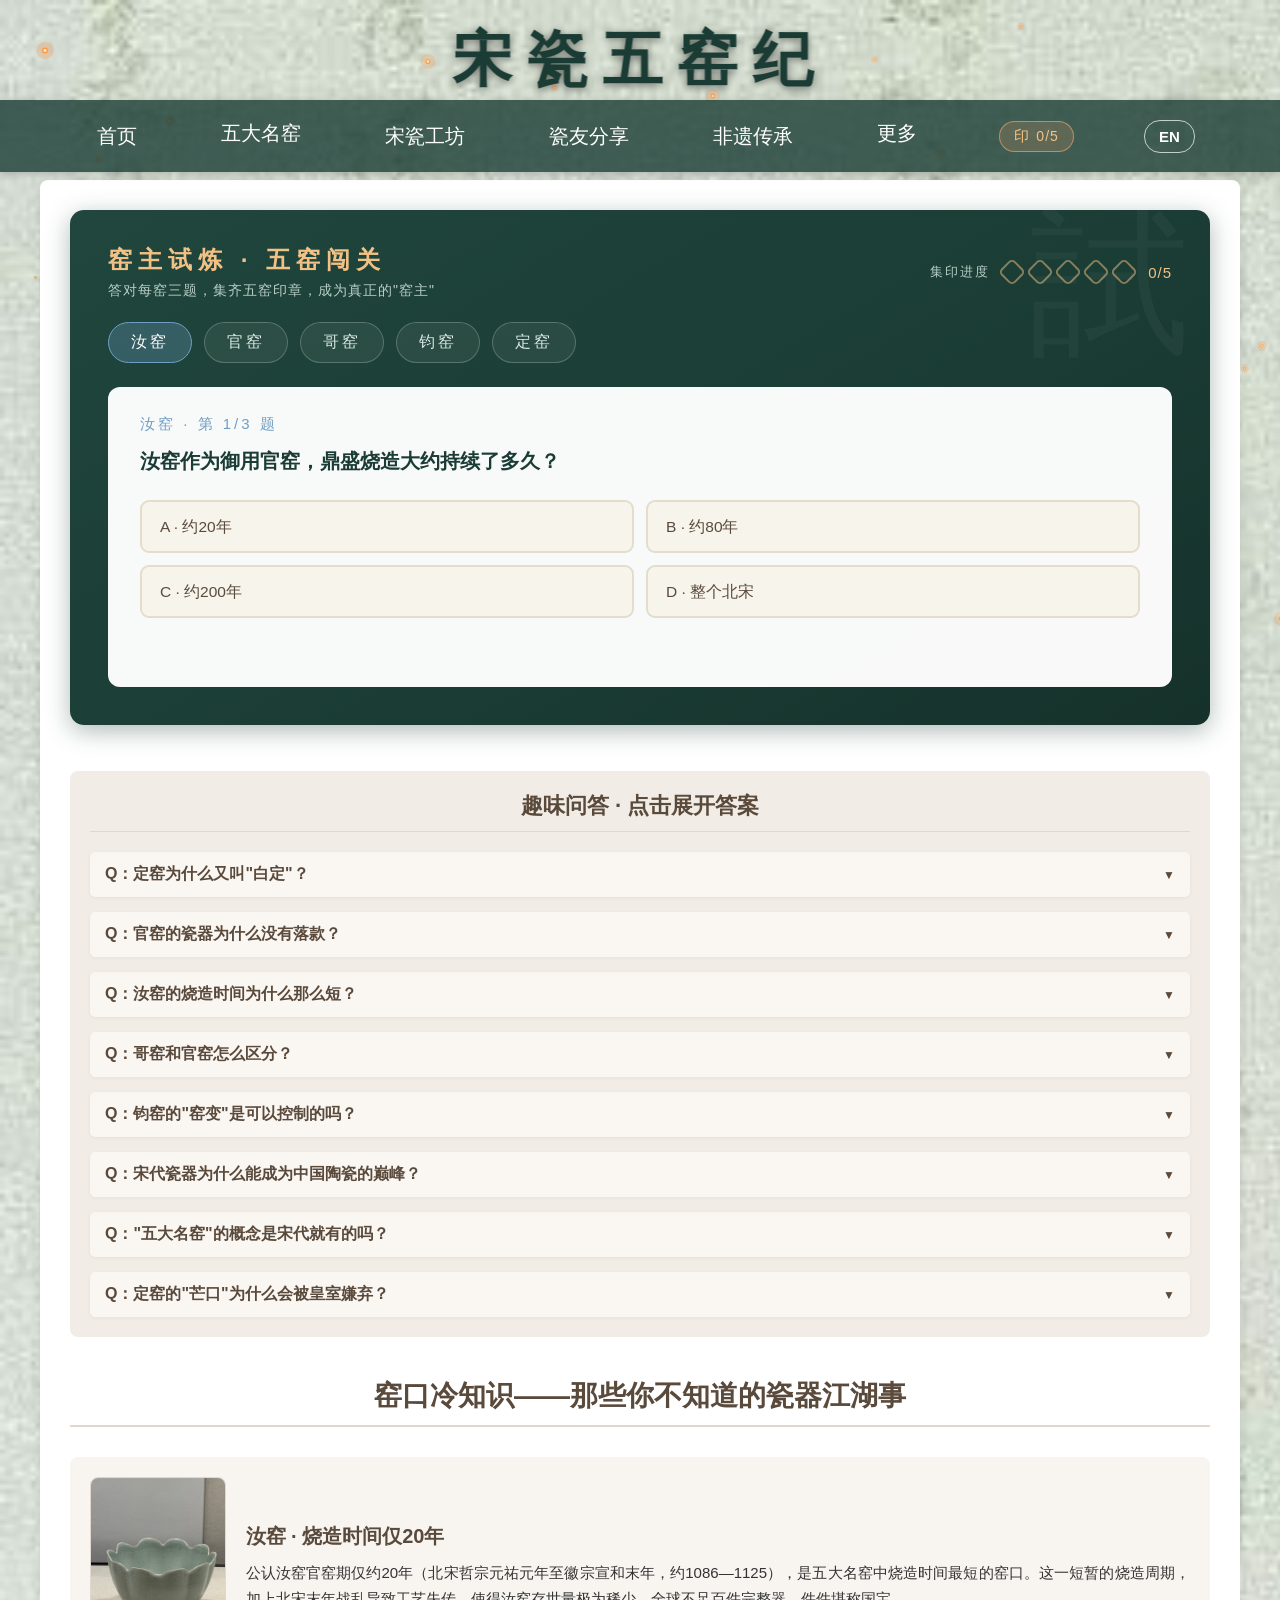
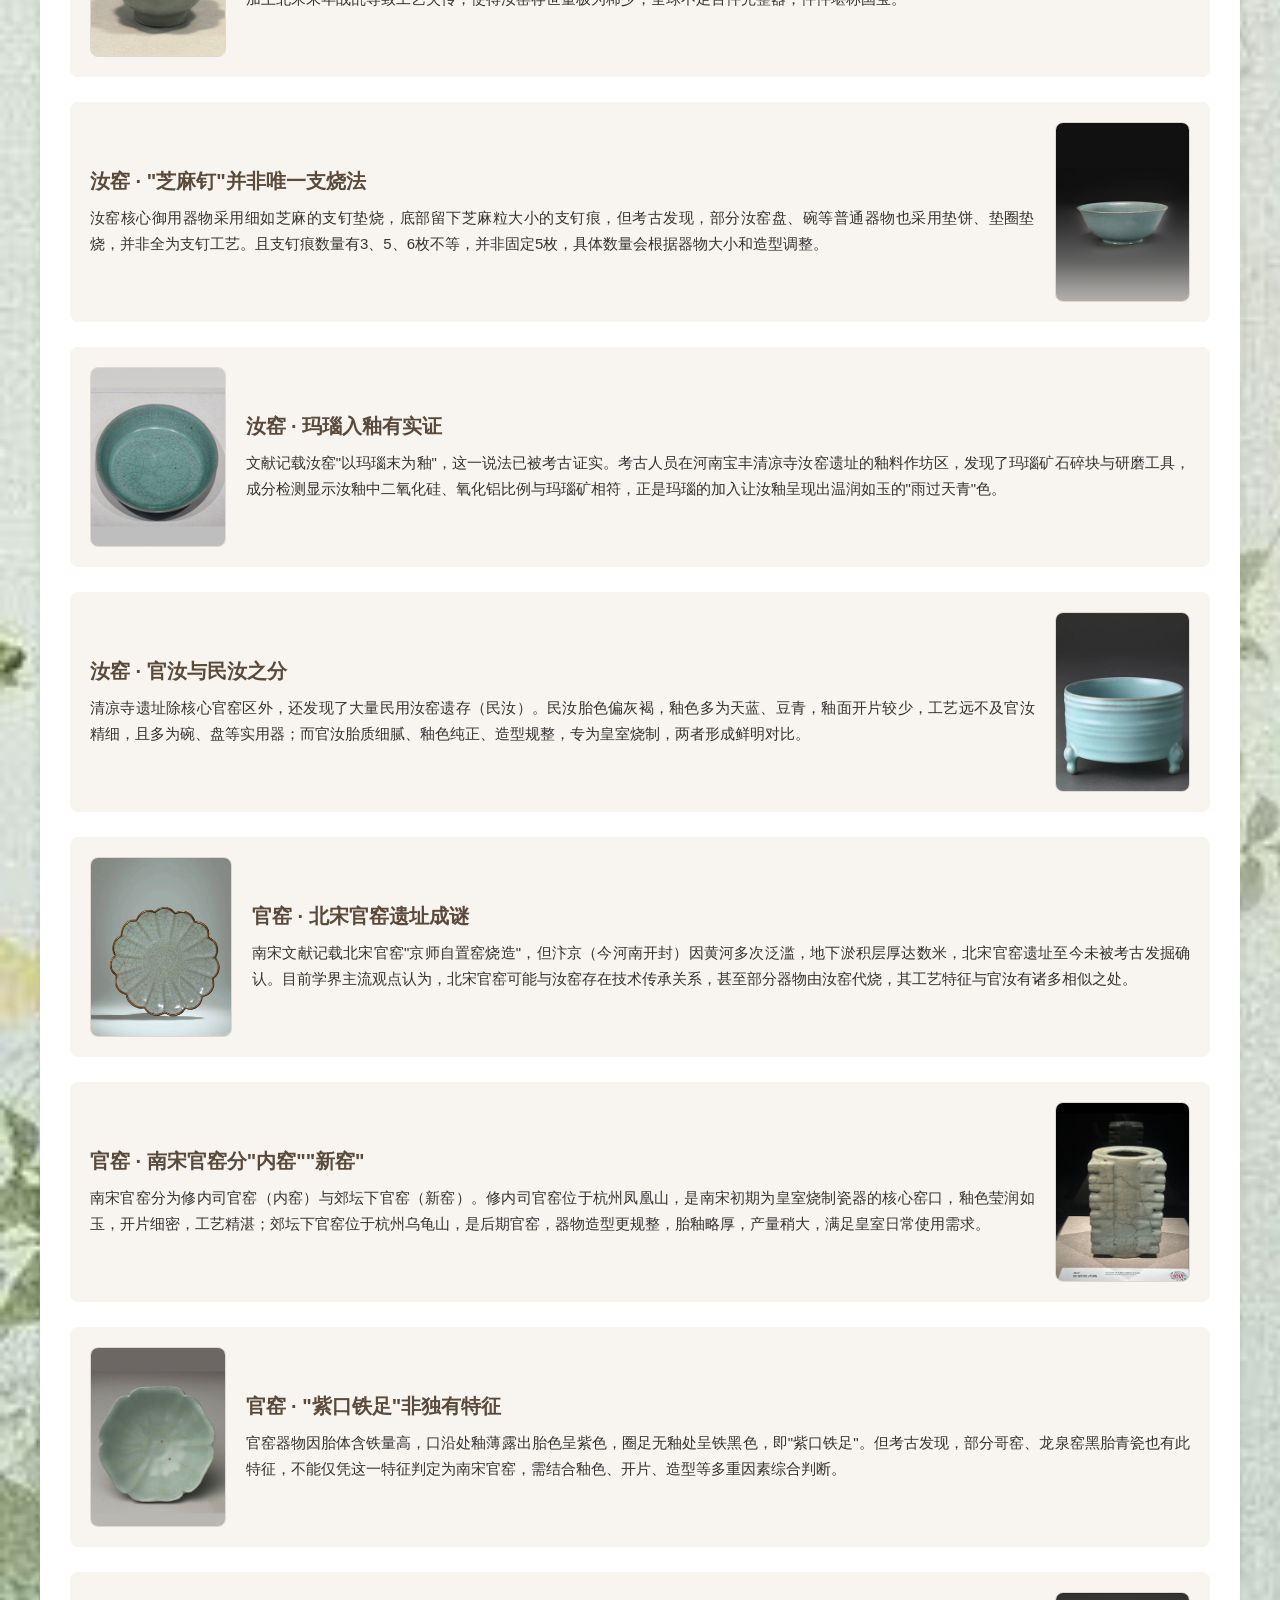
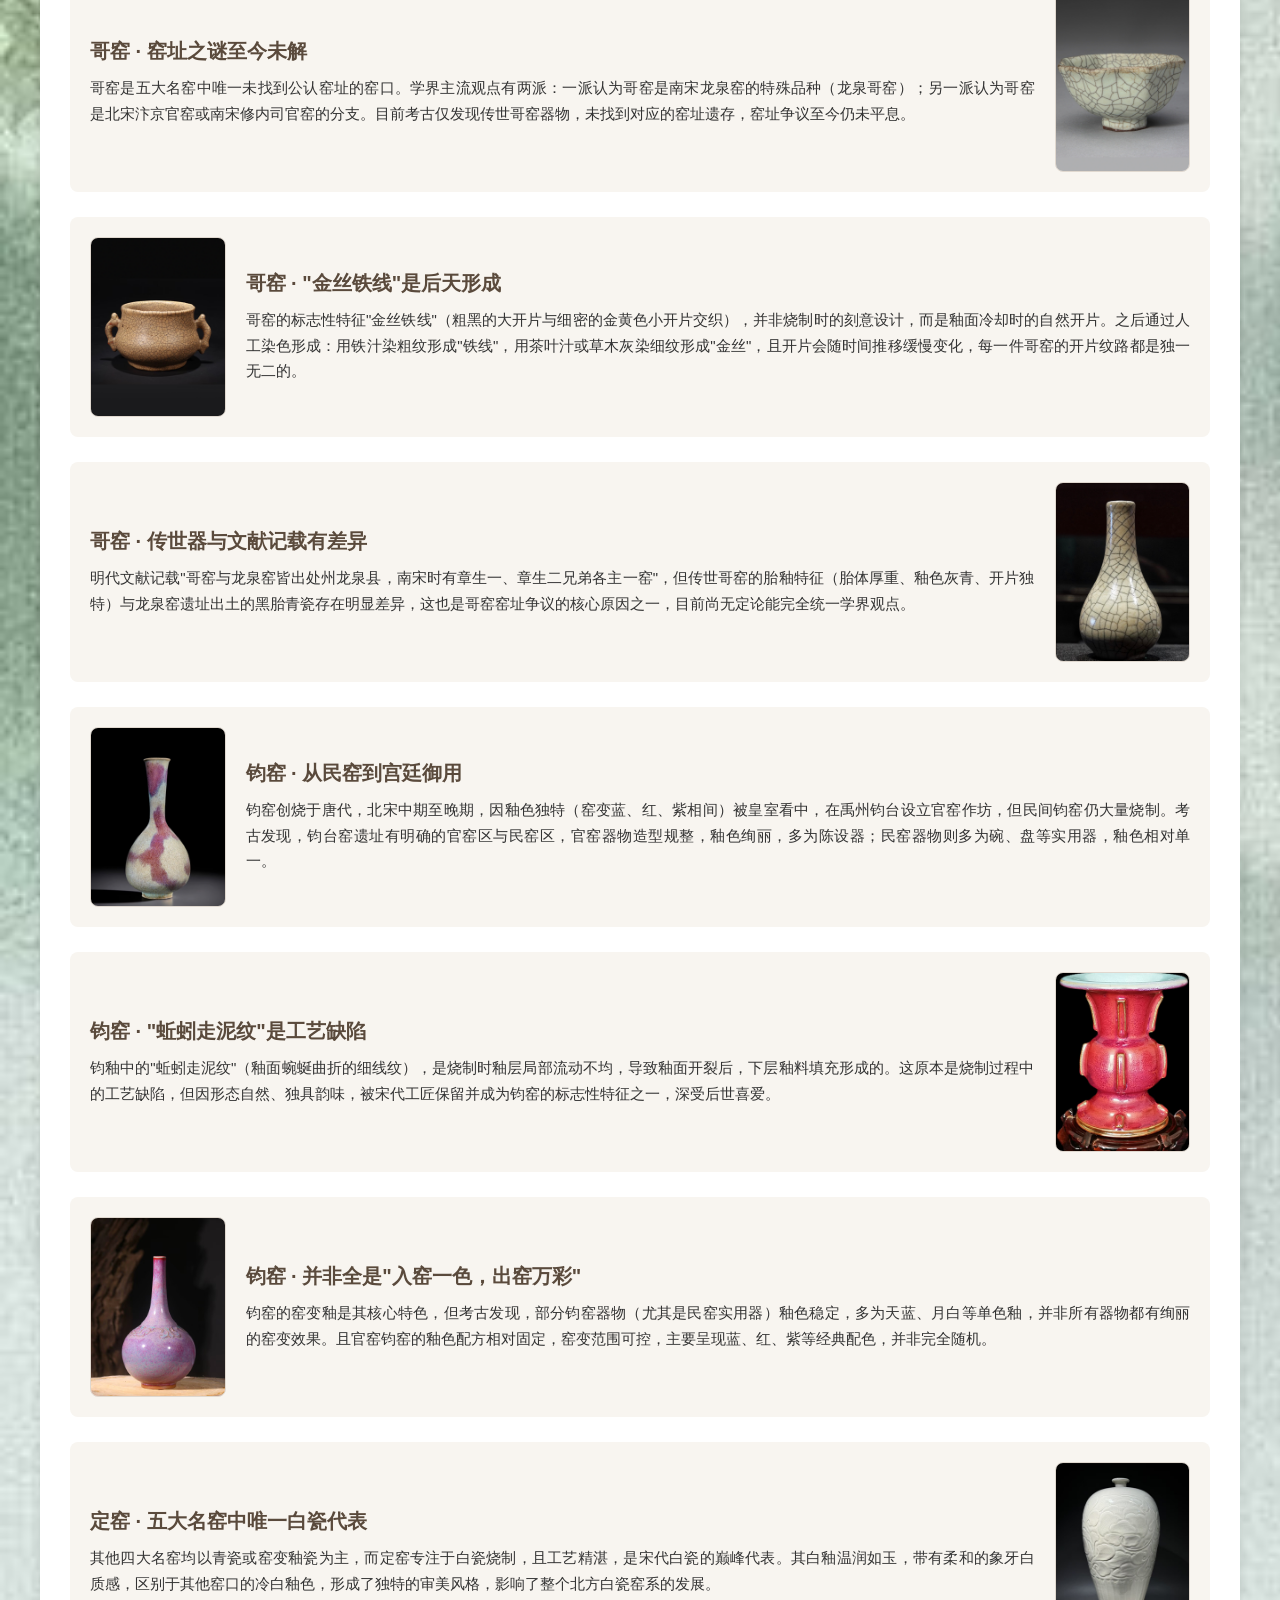
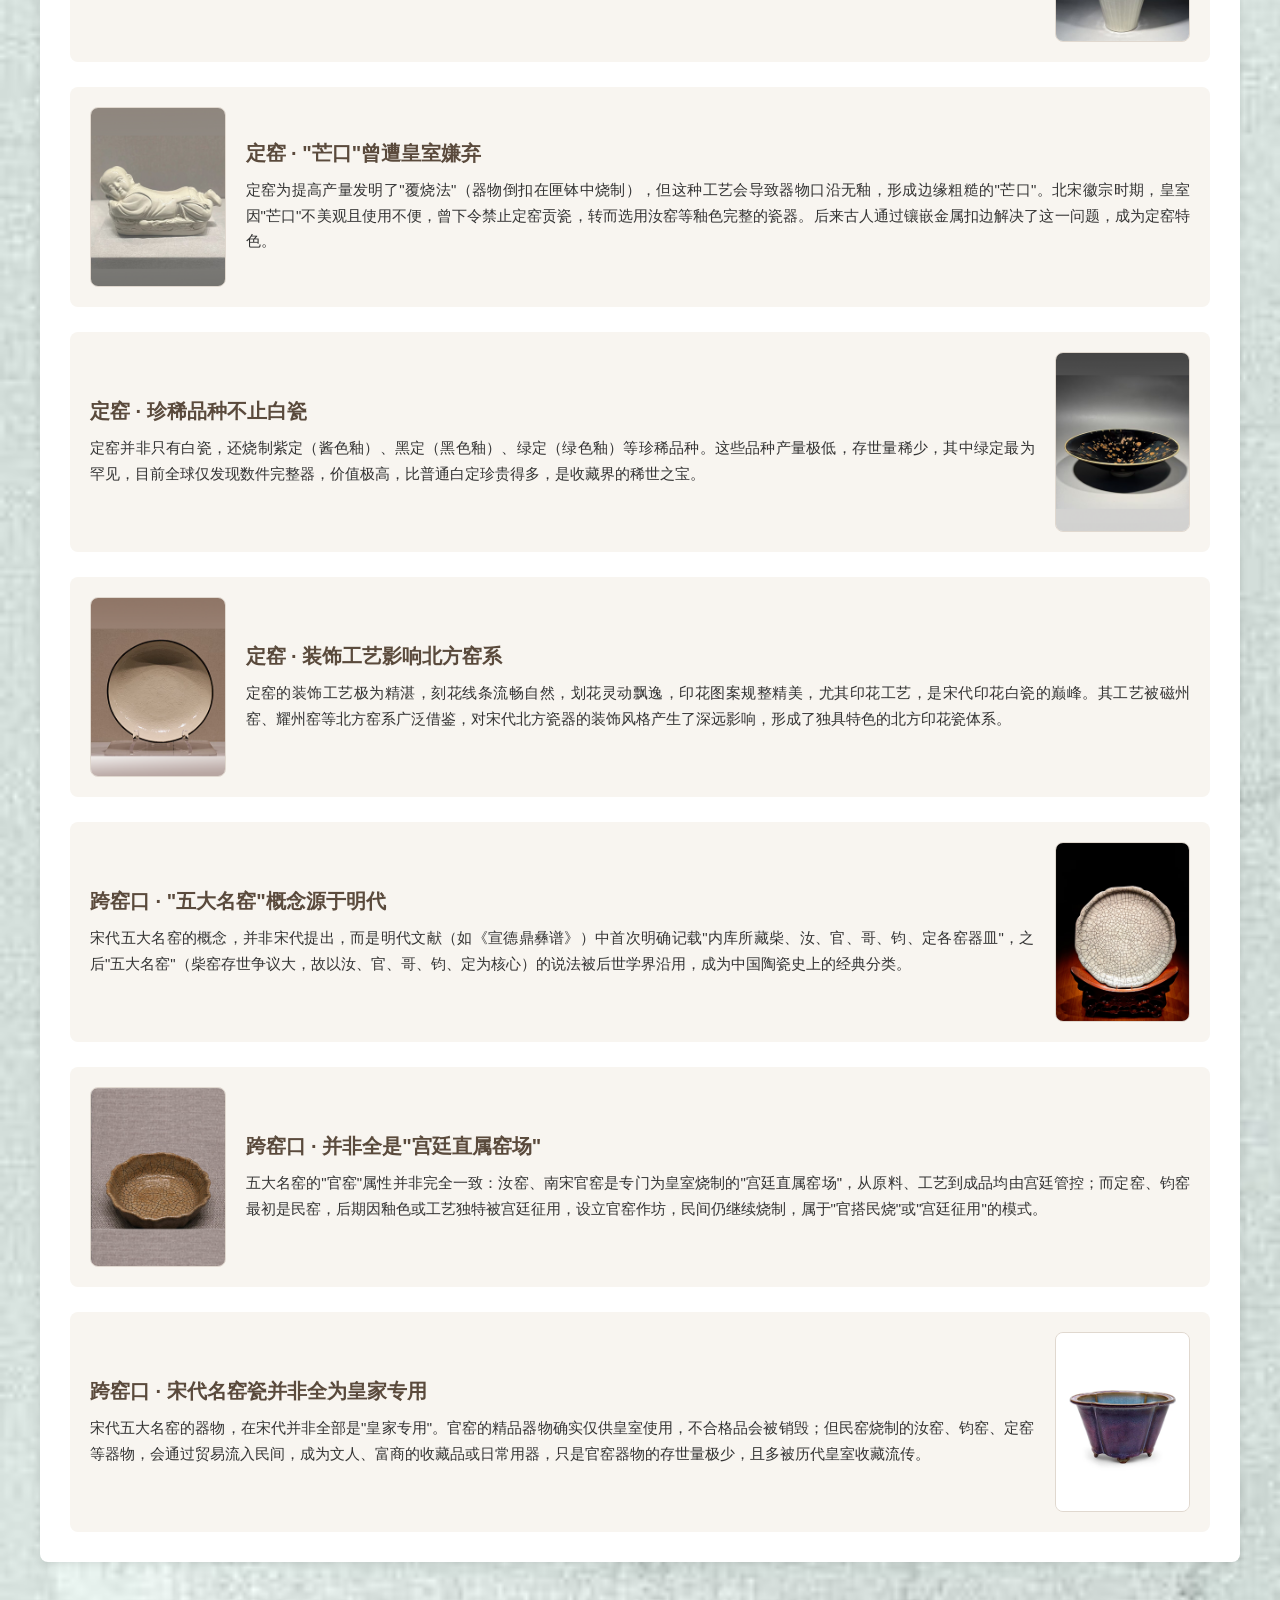
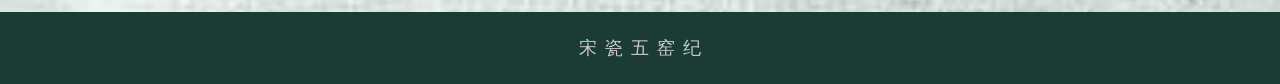
<file: funfact.html>
<!DOCTYPE html>
<html lang="zh-CN">
	<head>
		<meta charset="utf-8">
		<meta name="viewport" content="width=device-width, initial-scale=1.0">
		<title>窑主试炼 · 窑口冷知识 | 宋瓷五窑纪</title>
		<link rel="stylesheet" href="css/common.css?v=2">
		<link rel="stylesheet" href="css/funfact.css">
		<link rel="stylesheet" href="css/quiz.css">
		<script src="js/lang-common.js"></script>
		<script src="js/lang-funfact.js"></script>
		<script src="js/i18n.js"></script>
		<script src="js/globalErrorHandler.js"></script>
		<script src="js/nav-touch.js"></script>
			<link rel="stylesheet" href="css/responsive.css">
	</head>
	<body>
		<!-- 品牌栏 -->
		<div class="nav-logo-bar">
			<div class="nav-logo" data-i18n="brand.name">宋瓷五窑纪</div>
		</div>
		<!-- 导航栏 -->
		<div class="nav-menu-bar">
			<div class="nav-menu">
				<a href="index.html" data-i18n="nav.home">首页</a>
				<div class="nav-dropdown dropdown-wuyaos">
					<a href="#" data-i18n="nav.kilns">五大名窑</a>
					<div class="dropdown-content">
						<a href="ruyao.html" data-i18n="nav.ruyao">汝窑</a>
						<a href="guanyao.html" data-i18n="nav.guanyao">官窑</a>
						<a href="geyao.html" data-i18n="nav.geyao">哥窑</a>
						<a href="junyao.html" data-i18n="nav.junyao">钧窑</a>
						<a href="dingyao.html" data-i18n="nav.dingyao">定窑</a>
					</div>
				</div>
				<a href="workshop.html" data-i18n="nav.workshop">宋瓷工坊</a>
				<a href="share.html" data-i18n="nav.share">瓷友分享</a>
				<a href="heritage.html" data-i18n="nav.heritage">非遗传承</a>
				<div class="nav-dropdown dropdown-more">
					<a href="#" data-i18n="nav.more">更多</a>
					<div class="dropdown-content">
						<a href="funfact.html" data-i18n="nav.funfact">窑口冷知识</a>
						<a href="collection.html" data-i18n="nav.collection">我的收藏</a>
						<a href="contact.html" data-i18n="nav.contact">联系我们</a>

					</div>
				</div>
				<button type="button" class="lang-toggle" id="langToggle">EN</button>
			</div>
		</div>
		<!-- 页面主体 -->
		<div class="page-container">
			<!-- 窑主试炼 · 五窑知识闯关（置顶） -->
			<div class="quest-section">
				<div class="quest-head">
					<div>
						<h2 class="quest-title" data-i18n="funfact.questTitle">窑主试炼 · 五窑闯关</h2>
						<p class="quest-sub" data-i18n="funfact.questSub">答对每窑三题，集齐五窑印章，成为真正的"窑主"</p>
					</div>
					<div id="quizProgress"></div>
				</div>
				<div id="quizTabs"></div>
				<div id="quizStage"></div>
			</div>

			<!-- 趣味问答区 -->
			<div class="qna-section">
				<h3 class="qna-title" data-i18n="funfact.qnaTitle">趣味问答 · 点击展开答案</h3>
				<div class="qna-item">
					<p class="q" data-i18n="funfact.q1.q">Q：定窑为什么又叫"白定"？</p>
					<p class="a" data-i18n="funfact.q1.a">
						A：定窑以白釉瓷闻名，其白釉并非纯粹的雪白，而是带有柔和的象牙白质感，温润如玉，区别于其他窑口的白瓷（如邢窑白瓷偏冷白），因此被称为"白定"。此外定窑还有"黑定""紫定""绿定"等品种，其中黑定釉色乌黑发亮，极为罕见珍贵。
					</p>
				</div>
				<div class="qna-item">
					<p class="q" data-i18n="funfact.q2.q">Q：官窑的瓷器为什么没有落款？</p>
					<p class="a" data-i18n="funfact.q2.a">
						A：宋代官窑是宫廷御用窑，瓷器仅供皇室使用，为了彰显皇权的至高无上，官窑瓷器不允许落款，这也成为官窑瓷器的重要鉴定特征之一。与明清官窑常见的年款不同，宋代官窑以器型、釉色、开片等工艺特点作为识别标志，体现了宋代"重器形、轻纹饰"的审美取向。
					</p>
				</div>
				<div class="qna-item">
					<p class="q" data-i18n="funfact.q3.q">Q：汝窑的烧造时间为什么那么短？</p>
					<p class="a" data-i18n="funfact.q3.a">
						A：汝窑主要烧造于宋哲宗元祐元年至宋徽宗崇宁五年（约1086-1106年），仅持续约20年。原因主要有两点：一是汝窑为御用窑，烧制成本极高，耗费大量人力物力；二是北宋末年战乱频繁，官窑体系被破坏，汝窑的烧造技术也随之失传，这也是传世汝窑如此稀少的重要原因。
					</p>
				</div>
				<div class="qna-item">
					<p class="q" data-i18n="funfact.q4.q">Q：哥窑和官窑怎么区分？</p>
					<p class="a" data-i18n="funfact.q4.a">A：两者虽都有开片，但区别明显：① 釉色：哥窑釉色多为米黄、灰青，官窑以粉青为主；② 开片：哥窑开片"金丝铁线"分明，裂纹较粗，官窑开片细密均匀，呈"冰裂纹"状；③
						胎体：哥窑胎体较厚，颜色偏深（紫口铁足明显），官窑胎体较薄，胎色呈紫褐色。需注意"紫口铁足"并非官窑独有，部分哥窑、龙泉窑黑胎青瓷也有此特征。</p>
				</div>
				<div class="qna-item">
					<p class="q" data-i18n="funfact.q5.q">Q：钧窑的"窑变"是可以控制的吗？</p>
					<p class="a" data-i18n="funfact.q5.a">
						A：古代钧窑的窑变基本不可控制，完全依赖窑工的经验判断窑内温度和气氛，因此每一件钧瓷的色彩变化都是独一无二的。但考古发现，部分钧窑器物（尤其是民窑实用器）釉色稳定，多为天蓝、月白等单色釉，并非所有器物都有绚丽的窑变效果；且官窑钧窑的釉色配方相对固定，窑变范围可控。现代工艺虽能模拟窑变，但无法复制古代钧窑的自然韵味。
					</p>
				</div>
				<div class="qna-item">
					<p class="q" data-i18n="funfact.q6.q">Q：宋代瓷器为什么能成为中国陶瓷的巅峰？</p>
					<p class="a" data-i18n="funfact.q6.a">A：宋代瓷器的巅峰地位源于多重因素：① 社会稳定，经济繁荣，为制瓷业提供了物质基础；② 文人阶层参与制瓷，将审美情趣融入器物设计；③ 窑口竞争激烈，推动工艺不断革新；④
						海外贸易需求旺盛，促进了制瓷技术的传播和发展。这些因素共同造就了宋瓷"形、质、釉、韵"兼备的艺术高度。</p>
				</div>
				<div class="qna-item">
					<p class="q" data-i18n="funfact.q7.q">Q："五大名窑"的概念是宋代就有的吗？</p>
					<p class="a" data-i18n="funfact.q7.a">
						A：并非如此。宋代五大名窑的概念，最早在明代文献（如《宣德鼎彝谱》）中明确记载，之后被后世学界沿用，宋代本身并无"五大名窑"的统一称谓，只是对各知名窑口的瓷器质量和工艺有高度认可。</p>
				</div>
				<div class="qna-item">
					<p class="q" data-i18n="funfact.q8.q">Q：定窑的"芒口"为什么会被皇室嫌弃？</p>
					<p class="a" data-i18n="funfact.q8.a">
						A：定窑为提高产量发明了"覆烧法"（器物倒扣在匣钵中烧制），但这种工艺会导致器物口沿无釉，形成边缘粗糙的"芒口"。北宋徽宗时期，皇室因"芒口"不美观且使用时不够舒适，曾下令禁止定窑贡瓷，转而选用汝窑等釉色完整的瓷器。后来古人通过在芒口处镶嵌金、银、铜等金属扣边"遮丑"，成为定窑瓷器的一大特色。
					</p>
				</div>
			</div>
			<h2 class="page-title" data-i18n="funfact.pageTitle">窑口冷知识——那些你不知道的瓷器江湖事</h2>
			<!-- 名窑冷知识卡片（新增全部素材内容） -->
			<div class="funfact-cards">
				<!-- 汝窑冷知识（新增4条素材） -->
				<div class="funfact-card">
					<img src="img/汝窑粉青釉莲花式碗.png" alt="汝窑冷知识-烧造时间">
					<div class="funfact-content">
						<h3 data-i18n="funfact.card1.title">汝窑 · 烧造时间仅20年</h3>
						<p data-i18n="funfact.card1.desc">公认汝窑官窑期仅约20年（北宋哲宗元祐元年至徽宗宣和末年，约1086—1125），是五大名窑中烧造时间最短的窑口。这一短暂的烧造周期，加上北宋末年战乱导致工艺失传，使得汝窑存世量极为稀少，全球不足百件完整器，件件堪称国宝。
						</p>
					</div>
				</div>
				<div class="funfact-card">
					<img src="img/宋汝窑天青釉碗.png" alt="汝窑冷知识-支烧方式">
					<div class="funfact-content">
						<h3 data-i18n="funfact.card2.title">汝窑 · "芝麻钉"并非唯一支烧法</h3>
						<p data-i18n="funfact.card2.desc">汝窑核心御用器物采用细如芝麻的支钉垫烧，底部留下芝麻粒大小的支钉痕，但考古发现，部分汝窑盘、碗等普通器物也采用垫饼、垫圈垫烧，并非全为支钉工艺。且支钉痕数量有3、5、6枚不等，并非固定5枚，具体数量会根据器物大小和造型调整。
						</p>
					</div>
				</div>
				<div class="funfact-card">
					<img src="img/汝窑天青釉圆洗.png" alt="汝窑冷知识-玛瑙入釉">
					<div class="funfact-content">
						<h3 data-i18n="funfact.card3.title">汝窑 · 玛瑙入釉有实证</h3>
						<p data-i18n="funfact.card3.desc">文献记载汝窑"以玛瑙末为釉"，这一说法已被考古证实。考古人员在河南宝丰清凉寺汝窑遗址的釉料作坊区，发现了玛瑙矿石碎块与研磨工具，成分检测显示汝釉中二氧化硅、氧化铝比例与玛瑙矿相符，正是玛瑙的加入让汝釉呈现出温润如玉的"雨过天青"色。
						</p>
					</div>
				</div>
				<div class="funfact-card">
					<img src="img/汝窑天青釉弦纹樽.png" alt="汝窑冷知识-官汝民汝">
					<div class="funfact-content">
						<h3 data-i18n="funfact.card4.title">汝窑 · 官汝与民汝之分</h3>
						<p data-i18n="funfact.card4.desc">清凉寺遗址除核心官窑区外，还发现了大量民用汝窑遗存（民汝）。民汝胎色偏灰褐，釉色多为天蓝、豆青，釉面开片较少，工艺远不及官汝精细，且多为碗、盘等实用器；而官汝胎质细腻、釉色纯正、造型规整，专为皇室烧制，两者形成鲜明对比。
						</p>
					</div>
				</div>

				<!-- 官窑冷知识（新增3条素材） -->
				<div class="funfact-card">
					<img src="img/官窑4.jpg" alt="官窑冷知识-北宋官窑遗址">
					<div class="funfact-content">
						<h3 data-i18n="funfact.card5.title">官窑 · 北宋官窑遗址成谜</h3>
						<p data-i18n="funfact.card5.desc">南宋文献记载北宋官窑"京师自置窑烧造"，但汴京（今河南开封）因黄河多次泛滥，地下淤积层厚达数米，北宋官窑遗址至今未被考古发掘确认。目前学界主流观点认为，北宋官窑可能与汝窑存在技术传承关系，甚至部分器物由汝窑代烧，其工艺特征与官汝有诸多相似之处。
						</p>
					</div>
				</div>
				<div class="funfact-card">
					<img src="img/南宋官窑琮式瓶.png" alt="官窑冷知识-南宋官窑分类">
					<div class="funfact-content">
						<h3 data-i18n="funfact.card6.title">官窑 · 南宋官窑分"内窑""新窑"</h3>
						<p data-i18n="funfact.card6.desc">南宋官窑分为修内司官窑（内窑）与郊坛下官窑（新窑）。修内司官窑位于杭州凤凰山，是南宋初期为皇室烧制瓷器的核心窑口，釉色莹润如玉，开片细密，工艺精湛；郊坛下官窑位于杭州乌龟山，是后期官窑，器物造型更规整，胎釉略厚，产量稍大，满足皇室日常使用需求。
						</p>
					</div>
				</div>
				<div class="funfact-card">
					<img src="img/官窑葵瓣式青瓷碗.png" alt="官窑冷知识-紫口铁足">
					<div class="funfact-content">
						<h3 data-i18n="funfact.card7.title">官窑 · "紫口铁足"非独有特征</h3>
						<p data-i18n="funfact.card7.desc">官窑器物因胎体含铁量高，口沿处釉薄露出胎色呈紫色，圈足无釉处呈铁黑色，即"紫口铁足"。但考古发现，部分哥窑、龙泉窑黑胎青瓷也有此特征，不能仅凭这一特征判定为南宋官窑，需结合釉色、开片、造型等多重因素综合判断。
						</p>
					</div>
				</div>
				<!-- 哥窑冷知识 -->
				<div class="funfact-card">
					<img src="img/哥窑青釉八方杯.png" alt="哥窑冷知识-窑址之谜">
					<div class="funfact-content">
						<h3 data-i18n="funfact.card8.title">哥窑 · 窑址之谜至今未解</h3>
						<p data-i18n="funfact.card8.desc">哥窑是五大名窑中唯一未找到公认窑址的窑口。学界主流观点有两派：一派认为哥窑是南宋龙泉窑的特殊品种（龙泉哥窑）；另一派认为哥窑是北宋汴京官窑或南宋修内司官窑的分支。目前考古仅发现传世哥窑器物，未找到对应的窑址遗存，窑址争议至今仍未平息。
						</p>
					</div>
				</div>
				<div class="funfact-card">
					<img src="img/哥窑米黄釉鱼耳炉.png" alt="哥窑冷知识-金丝铁线">
					<div class="funfact-content">
						<h3 data-i18n="funfact.card9.title">哥窑 · "金丝铁线"是后天形成</h3>
						<p data-i18n="funfact.card9.desc">哥窑的标志性特征"金丝铁线"（粗黑的大开片与细密的金黄色小开片交织），并非烧制时的刻意设计，而是釉面冷却时的自然开片。之后通过人工染色形成：用铁汁染粗纹形成"铁线"，用茶叶汁或草木灰染细纹形成"金丝"，且开片会随时间推移缓慢变化，每一件哥窑的开片纹路都是独一无二的。
						</p>
					</div>
				</div>
				<div class="funfact-card">
					<img src="img/哥窑灰青釉胆式瓶.png" alt="哥窑冷知识-文献与传世差异">
					<div class="funfact-content">
						<h3 data-i18n="funfact.card10.title">哥窑 · 传世器与文献记载有差异</h3>
						<p data-i18n="funfact.card10.desc">明代文献记载"哥窑与龙泉窑皆出处州龙泉县，南宋时有章生一、章生二兄弟各主一窑"，但传世哥窑的胎釉特征（胎体厚重、釉色灰青、开片独特）与龙泉窑遗址出土的黑胎青瓷存在明显差异，这也是哥窑窑址争议的核心原因之一，目前尚无定论能完全统一学界观点。
						</p>
					</div>
				</div>
				<!-- 钧窑冷知识 -->
				<div class="funfact-card">
					<img src="img/钧窑紫斑长颈瓶.png" alt="钧窑冷知识-民窑转官窑">
					<div class="funfact-content">
						<h3 data-i18n="funfact.card11.title">钧窑 · 从民窑到宫廷御用</h3>
						<p data-i18n="funfact.card11.desc">钧窑创烧于唐代，北宋中期至晚期，因釉色独特（窑变蓝、红、紫相间）被皇室看中，在禹州钧台设立官窑作坊，但民间钧窑仍大量烧制。考古发现，钧台窑遗址有明确的官窑区与民窑区，官窑器物造型规整，釉色绚丽，多为陈设器；民窑器物则多为碗、盘等实用器，釉色相对单一。
						</p>
					</div>
				</div>
				<div class="funfact-card">
					<img src="img/钧窑海棠红釉出戟尊.png" alt="钧窑冷知识-蚯蚓走泥纹">
					<div class="funfact-content">
						<h3 data-i18n="funfact.card12.title">钧窑 · "蚯蚓走泥纹"是工艺缺陷</h3>
						<p data-i18n="funfact.card12.desc">钧釉中的"蚯蚓走泥纹"（釉面蜿蜒曲折的细线纹），是烧制时釉层局部流动不均，导致釉面开裂后，下层釉料填充形成的。这原本是烧制过程中的工艺缺陷，但因形态自然、独具韵味，被宋代工匠保留并成为钧窑的标志性特征之一，深受后世喜爱。
						</p>
					</div>
				</div>
				<div class="funfact-card">
					<img src="img/钧窑（冷知识）.jpg" alt="钧窑冷知识-窑变并非全彩">
					<div class="funfact-content">
						<h3 data-i18n="funfact.card13.title">钧窑 · 并非全是"入窑一色，出窑万彩"</h3>
						<p data-i18n="funfact.card13.desc">钧窑的窑变釉是其核心特色，但考古发现，部分钧窑器物（尤其是民窑实用器）釉色稳定，多为天蓝、月白等单色釉，并非所有器物都有绚丽的窑变效果。且官窑钧窑的釉色配方相对固定，窑变范围可控，主要呈现蓝、红、紫等经典配色，并非完全随机。
						</p>
					</div>
				</div>
				<!-- 定窑冷知识 -->
				<div class="funfact-card">
					<img src="img/定窑白釉梅瓶.png" alt="定窑冷知识-唯一白瓷名窑">
					<div class="funfact-content">
						<h3 data-i18n="funfact.card14.title">定窑 · 五大名窑中唯一白瓷代表</h3>
						<p data-i18n="funfact.card14.desc">其他四大名窑均以青瓷或窑变釉瓷为主，而定窑专注于白瓷烧制，且工艺精湛，是宋代白瓷的巅峰代表。其白釉温润如玉，带有柔和的象牙白质感，区别于其他窑口的冷白釉色，形成了独特的审美风格，影响了整个北方白瓷窑系的发展。
						</p>
					</div>
				</div>
				<div class="funfact-card">
					<img src="img/定窑白釉孩儿枕.png" alt="定窑冷知识-芒口与皇室嫌弃">
					<div class="funfact-content">
						<h3 data-i18n="funfact.card15.title">定窑 · "芒口"曾遭皇室嫌弃</h3>
						<p data-i18n="funfact.card15.desc">定窑为提高产量发明了"覆烧法"（器物倒扣在匣钵中烧制），但这种工艺会导致器物口沿无釉，形成边缘粗糙的"芒口"。北宋徽宗时期，皇室因"芒口"不美观且使用不便，曾下令禁止定窑贡瓷，转而选用汝窑等釉色完整的瓷器。后来古人通过镶嵌金属扣边解决了这一问题，成为定窑特色。
						</p>
					</div>
				</div>
				<div class="funfact-card">
					<img src="img/定窑黑釉鹧鸪斑碗.png" alt="定窑冷知识-珍稀品种">
					<div class="funfact-content">
						<h3 data-i18n="funfact.card16.title">定窑 · 珍稀品种不止白瓷</h3>
						<p data-i18n="funfact.card16.desc">定窑并非只有白瓷，还烧制紫定（酱色釉）、黑定（黑色釉）、绿定（绿色釉）等珍稀品种。这些品种产量极低，存世量稀少，其中绿定最为罕见，目前全球仅发现数件完整器，价值极高，比普通白定珍贵得多，是收藏界的稀世之宝。
						</p>
					</div>
				</div>
				<div class="funfact-card">
					<img src="img/定窑白釉印花缠枝纹葵口盘.png" alt="定窑冷知识-装饰工艺影响">
					<div class="funfact-content">
						<h3 data-i18n="funfact.card17.title">定窑 · 装饰工艺影响北方窑系</h3>
						<p data-i18n="funfact.card17.desc">定窑的装饰工艺极为精湛，刻花线条流畅自然，划花灵动飘逸，印花图案规整精美，尤其印花工艺，是宋代印花白瓷的巅峰。其工艺被磁州窑、耀州窑等北方窑系广泛借鉴，对宋代北方瓷器的装饰风格产生了深远影响，形成了独具特色的北方印花瓷体系。
						</p>
					</div>
				</div>
				<!-- 跨窑口冷知识 -->
				<div class="funfact-card">
					<img src="img/哥窑青釉盘.png" alt="跨窑口冷知识-五大名窑概念起源">
					<div class="funfact-content">
						<h3 data-i18n="funfact.card18.title">跨窑口 · "五大名窑"概念源于明代</h3>
						<p data-i18n="funfact.card18.desc">宋代五大名窑的概念，并非宋代提出，而是明代文献（如《宣德鼎彝谱》）中首次明确记载"内库所藏柴、汝、官、哥、钧、定各窑器皿"，之后"五大名窑"（柴窑存世争议大，故以汝、官、哥、钧、定为核心）的说法被后世学界沿用，成为中国陶瓷史上的经典分类。
						</p>
					</div>
				</div>
				<div class="funfact-card">
					<img src="img/哥窑米黄釉葵花洗.png" alt="跨窑口冷知识-官窑属性差异">
					<div class="funfact-content">
						<h3 data-i18n="funfact.card19.title">跨窑口 · 并非全是"宫廷直属窑场"</h3>
						<p data-i18n="funfact.card19.desc">五大名窑的"官窑"属性并非完全一致：汝窑、南宋官窑是专门为皇室烧制的"宫廷直属窑场"，从原料、工艺到成品均由宫廷管控；而定窑、钧窑最初是民窑，后期因釉色或工艺独特被宫廷征用，设立官窑作坊，民间仍继续烧制，属于"官搭民烧"或"宫廷征用"的模式。
						</p>
					</div>
				</div>
				<div class="funfact-card">
					<img src="img/钧窑玫瑰紫釉海棠式花盆.png" alt="跨窑口冷知识-宋代瓷器流通">
					<div class="funfact-content">
						<h3 data-i18n="funfact.card20.title">跨窑口 · 宋代名窑瓷并非全为皇家专用</h3>
						<p data-i18n="funfact.card20.desc">宋代五大名窑的器物，在宋代并非全部是"皇家专用"。官窑的精品器物确实仅供皇室使用，不合格品会被销毁；但民窑烧制的汝窑、钧窑、定窑等器物，会通过贸易流入民间，成为文人、富商的收藏品或日常用器，只是官窑器物的存世量极少，且多被历代皇室收藏流传。
						</p>
					</div>
				</div>
			</div>
		</div>

		<!-- 页脚 -->
		<div class="footer">
			<p data-i18n="footer.copyright">宋瓷五窑纪</p>
		</div>

		<!-- 问答互动JS -->
		<script>
			// 点击问题展开/收起答案
			const qItems = document.querySelectorAll('.q');
			qItems.forEach(q => {
				q.addEventListener('click', function() {
					const a = this.nextElementSibling;
					this.classList.toggle('active');
					a.classList.toggle('active');
				});
			});
		</script>
	
		<script src="js/seal.js"></script>
		<script src="js/quiz.js"></script>
		<script src="js/particles.js"></script>
	
	<script src="js/reveal.js?v=3"></script>
</body>
</html>
</file>
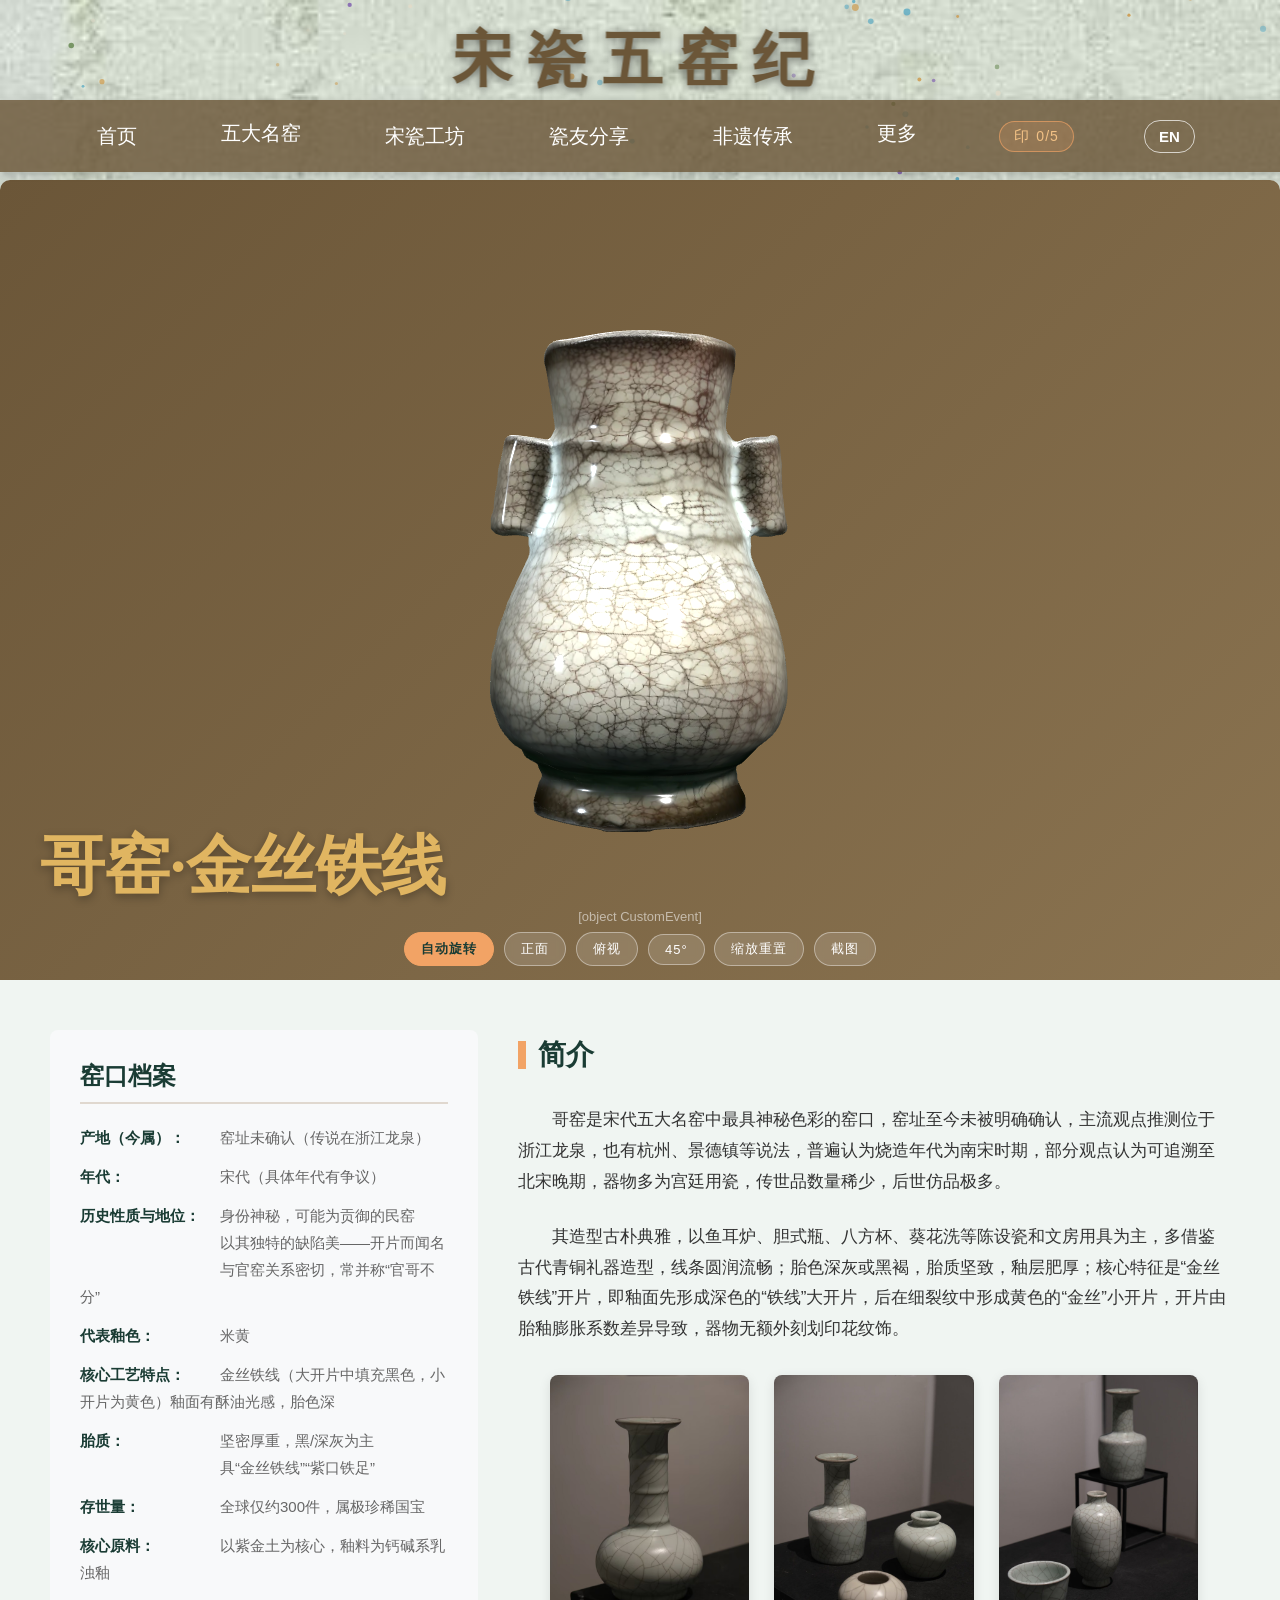
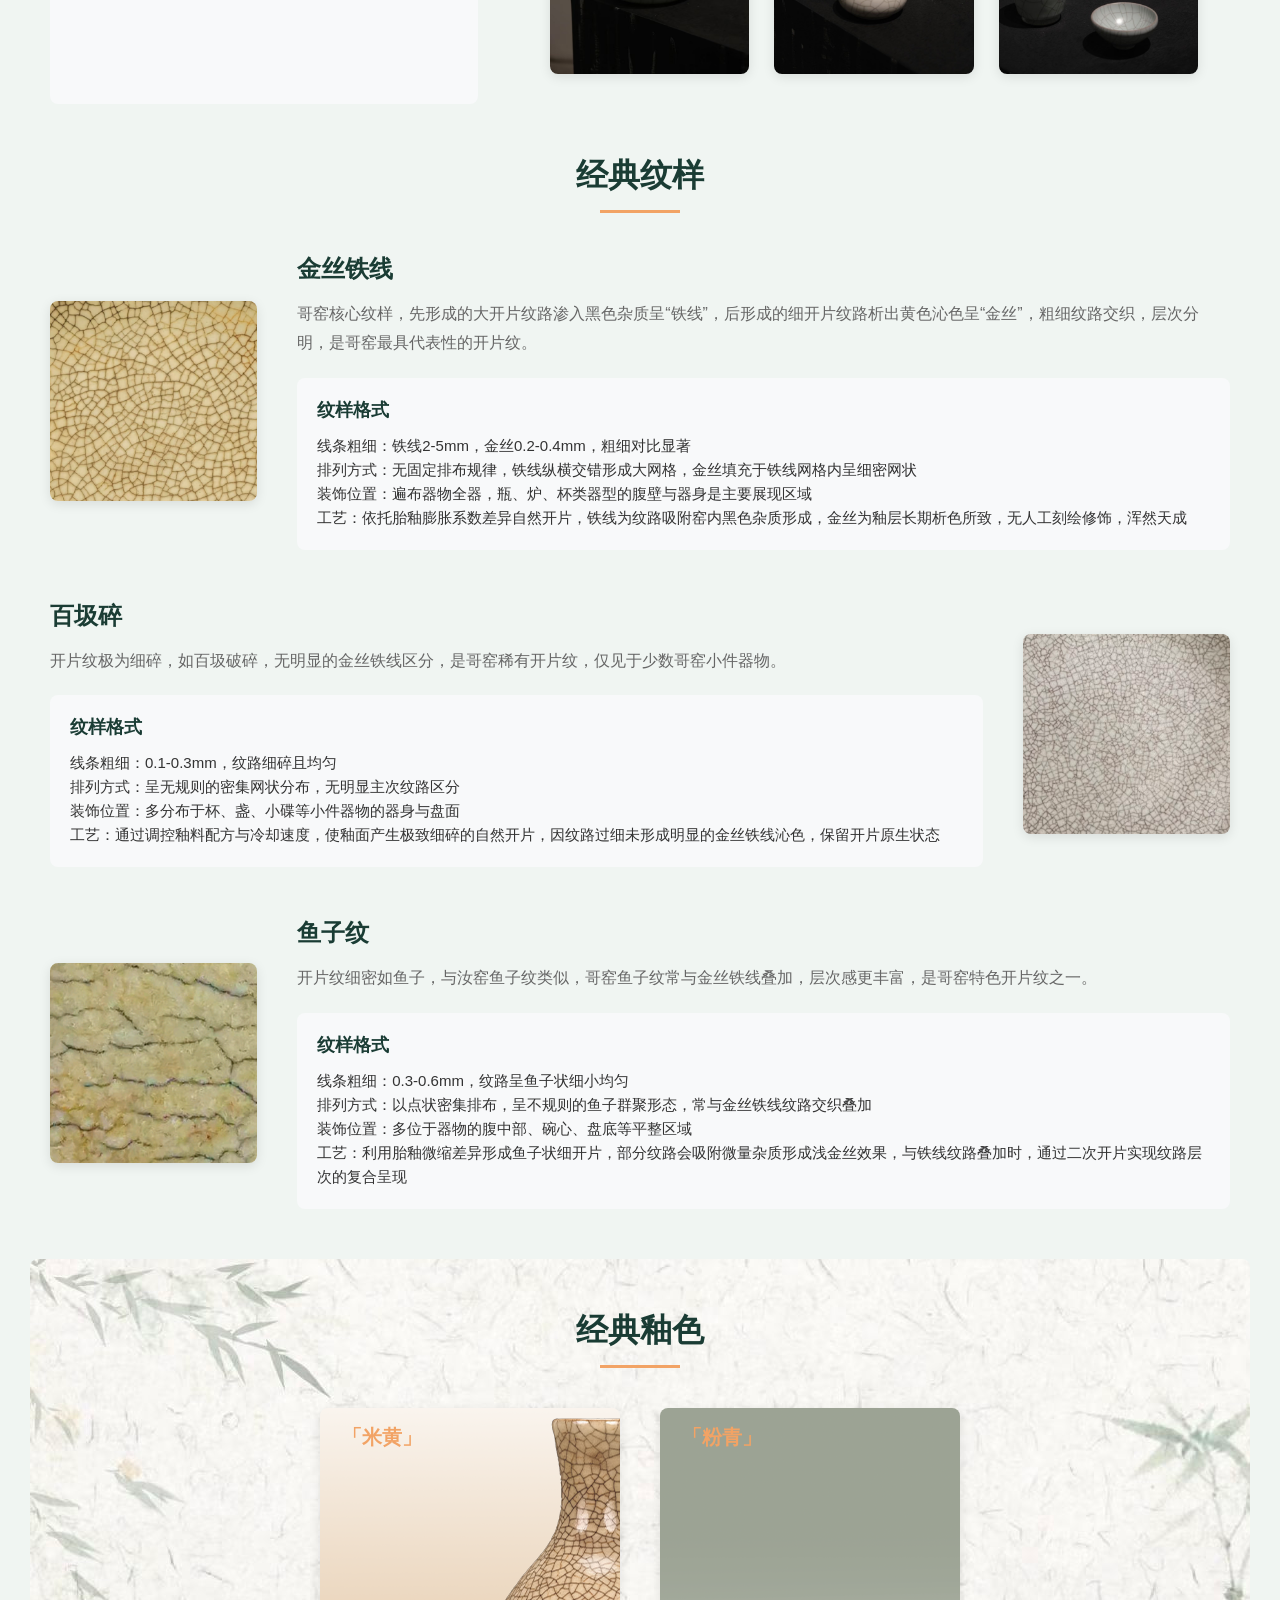
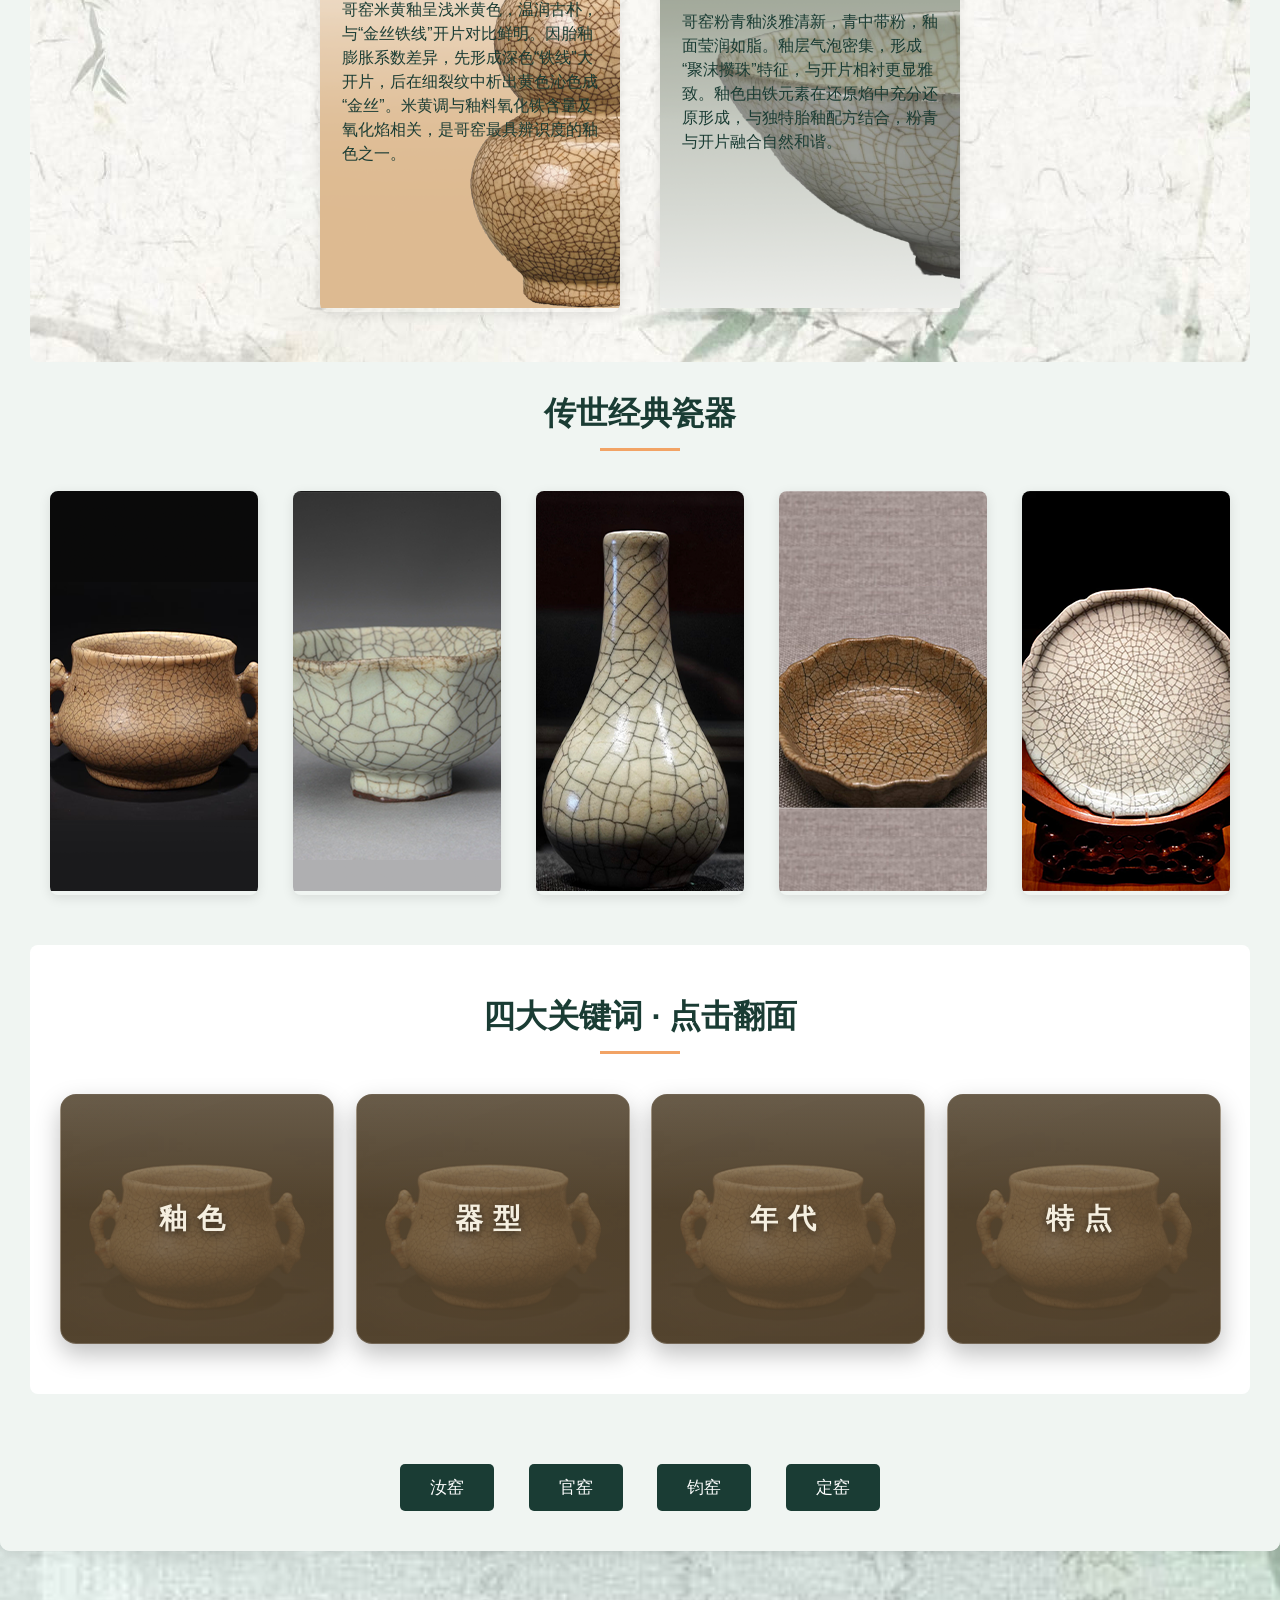
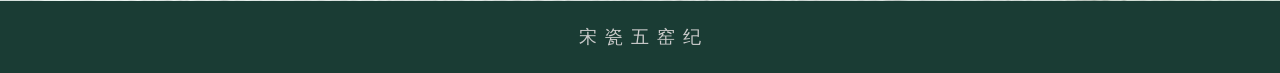
<file: geyao.html>
<!DOCTYPE html>
<html lang="zh-CN">
	<head>
		<meta charset="utf-8">
	<meta name="viewport" content="width=device-width, initial-scale=1.0">
		<title>哥窑·金丝铁线 | 宋瓷五窑纪</title>
		<link rel="stylesheet" href="css/common.css?v=2">
		<link rel="stylesheet" href="css/porcelain.css?v=5">
		<script src="js/lang-common.js"></script>
		<script src="js/lang-geyao.js"></script>
		<script src="js/i18n.js"></script>
		<script src="js/globalErrorHandler.js"></script>
		<script src="js/nav-touch.js"></script>
			<link rel="stylesheet" href="css/responsive.css">
	</head>
	<body class="page-ge">
		<div class="nav-logo-bar">
			<div class="nav-logo" data-i18n="brand.name">宋瓷五窑纪</div>
		</div>
		<div class="nav-menu-bar">
			<div class="nav-menu">
				<a href="index.html" data-i18n="nav.home">首页</a>
				<div class="nav-dropdown dropdown-wuyaos">
					<a href="#" data-i18n="nav.kilns">五大名窑</a>
					<div class="dropdown-content">
						<a href="ruyao.html" data-i18n="nav.ruyao">汝窑</a>
						<a href="guanyao.html" data-i18n="nav.guanyao">官窑</a>
						<a href="geyao.html" data-i18n="nav.geyao">哥窑</a>
						<a href="junyao.html" data-i18n="nav.junyao">钧窑</a>
						<a href="dingyao.html" data-i18n="nav.dingyao">定窑</a>
					</div>
				</div>
				<a href="workshop.html" data-i18n="nav.workshop">宋瓷工坊</a>
				<a href="share.html" data-i18n="nav.share">瓷友分享</a>
				<a href="heritage.html" data-i18n="nav.heritage">非遗传承</a>
				<div class="nav-dropdown dropdown-more">
					<a href="#" data-i18n="nav.more">更多</a>
					<div class="dropdown-content">
						<a href="funfact.html" data-i18n="nav.funfact">窑口冷知识</a>
						<a href="collection.html" data-i18n="nav.collection">我的收藏</a>
						<a href="contact.html" data-i18n="nav.contact">联系我们</a>

					</div>
				</div>
				<button type="button" class="lang-toggle" id="langToggle">EN</button>
			</div>
		</div>
		<!-- 哥窑页面主体容器 -->
		<div class="detail-container">
			<div class="detail-header detail-header-ge">
				<h1 class="header-title-ge " data-i18n="geyao.title">哥窑·金丝铁线</h1>
			</div>
			<!-- 核心内容区（窑口档案+哥窑简介） -->
			<div class="detail-content">
				<div class="side-info">
					<h3 class="side-title" data-i18n="kiln.sideTitle">窑口档案</h3>
					<div class="info-item"><strong data-i18n="kiln.field.place">产地（今属）：</strong><span data-i18n="geyao.place">窑址未确认（传说在浙江龙泉）</span></div>
					<div class="info-item"><strong data-i18n="kiln.field.era">年代：</strong><span data-i18n="geyao.era">宋代（具体年代有争议）</span></div>
					<div class="info-item">
						<strong data-i18n="kiln.field.status">历史性质与地位：</strong><span data-i18n="geyao.status1">身份神秘，可能为贡御的民窑</span><br>
						<span style="margin-left: 140px;" data-i18n="geyao.status2">以其独特的缺陷美——开片而闻名</span><br>
						<span style="margin-left: 140px;" data-i18n="geyao.status3">与官窑关系密切，常并称“官哥不分”</span>
					</div>
					<div class="info-item"><strong data-i18n="kiln.field.glaze">代表釉色：</strong><span data-i18n="geyao.glaze">米黄</span></div>
					<div class="info-item">
						<strong data-i18n="kiln.field.craft">核心工艺特点：</strong><span data-i18n="geyao.craft">金丝铁线（大开片中填充黑色，小开片为黄色）釉面有酥油光感，胎色深</span>
					</div>
					<div class="info-item"><strong data-i18n="kiln.field.body">胎质：</strong><span data-i18n="geyao.body1">坚密厚重，黑/深灰为主</span><br>
						<span style="margin-left: 140px;" data-i18n="geyao.body2">具“金丝铁线”“紫口铁足”</span>
					</div>
					<div class="info-item"><strong data-i18n="kiln.field.surviving">存世量：</strong><span data-i18n="geyao.surviving">全球仅约300件，属极珍稀国宝</span></div>
					<div class="info-item"><strong data-i18n="kiln.field.material">核心原料：</strong><span data-i18n="geyao.material">以紫金土为核心，釉料为钙碱系乳浊釉</span></div>
				</div>
				<div class="main-content">
					<h3 class="content-title" data-i18n="kiln.introTitle">哥窑简介</h3>
					<p class="content-text" data-i18n="geyao.intro1">
						哥窑是宋代五大名窑中最具神秘色彩的窑口，窑址至今未被明确确认，主流观点推测位于浙江龙泉，也有杭州、景德镇等说法，普遍认为烧造年代为南宋时期，部分观点认为可追溯至北宋晚期，器物多为宫廷用瓷，传世品数量稀少，后世仿品极多。
					</p>
					<p class="content-text" data-i18n="geyao.intro2">
						其造型古朴典雅，以鱼耳炉、胆式瓶、八方杯、葵花洗等陈设瓷和文房用具为主，多借鉴古代青铜礼器造型，线条圆润流畅；胎色深灰或黑褐，胎质坚致，釉层肥厚；核心特征是“金丝铁线”开片，即釉面先形成深色的“铁线”大开片，后在细裂纹中形成黄色的“金丝”小开片，开片由胎釉膨胀系数差异导致，器物无额外刻划印花纹饰。
					</p>
					<div class="img-box">
						<span class="zoom-tip" data-i18n="kiln.zoomTip">悬停放大查看细节</span>
						<img src="img/哥窑3.jpg" class="detail-img" alt="哥窑3">
						<img src="img/哥窑2.jpg" class="detail-img" alt="哥窑2">
						<img src="img/哥窑1.jpg" class="detail-img" alt="哥窑1">
					</div>
				</div>
			</div>
			<!-- 新增：纹样模块 -->
			<div class="pattern-module">
				<h3 class="module-title" data-i18n="kiln.patternTitle">哥窑经典纹样</h3>
				<div class="pattern-list">
					<!-- 纹样1：图左文右 -->
					<div class="pattern-item">
						<img src="img/金丝铁线（哥）.png" class="pattern-img" alt="金丝铁线">
						<div class="pattern-info">
							<h4 class="pattern-name" data-i18n="geyao.pattern1.name">金丝铁线</h4>
							<p class="pattern-desc" data-i18n="geyao.pattern1.desc">
								哥窑核心纹样，先形成的大开片纹路渗入黑色杂质呈“铁线”，后形成的细开片纹路析出黄色沁色呈“金丝”，粗细纹路交织，层次分明，是哥窑最具代表性的开片纹。
							</p>
							<div class="pattern-format">
								<h5 data-i18n="kiln.patternFormat">纹样格式</h5>
								<p data-i18n-html="geyao.pattern1.format"> 线条粗细：铁线2-5mm，金丝0.2-0.4mm，粗细对比显著<br>
									排列方式：无固定排布规律，铁线纵横交错形成大网格，金丝填充于铁线网格内呈细密网状<br>
									装饰位置：遍布器物全器，瓶、炉、杯类器型的腹壁与器身是主要展现区域<br>
									工艺：依托胎釉膨胀系数差异自然开片，铁线为纹路吸附窑内黑色杂质形成，金丝为釉层长期析色所致，无人工刻绘修饰，浑然天成
								</p>
							</div>
						</div>
					</div>
					<!-- 纹样2：图右文左 -->
					<div class="pattern-item">
						<img src="img/百圾碎（哥）.png" class="pattern-img" alt="百圾碎">
						<div class="pattern-info">
							<h4 class="pattern-name" data-i18n="geyao.pattern2.name">百圾碎</h4>
							<p class="pattern-desc" data-i18n="geyao.pattern2.desc">
								开片纹极为细碎，如百圾破碎，无明显的金丝铁线区分，是哥窑稀有开片纹，仅见于少数哥窑小件器物。
							</p>
							<div class="pattern-format">
								<h5 data-i18n="kiln.patternFormat">纹样格式</h5>
								<p data-i18n-html="geyao.pattern2.format"> 线条粗细：0.1-0.3mm，纹路细碎且均匀<br>
									排列方式：呈无规则的密集网状分布，无明显主次纹路区分<br>
									装饰位置：多分布于杯、盏、小碟等小件器物的器身与盘面<br>
									工艺：通过调控釉料配方与冷却速度，使釉面产生极致细碎的自然开片，因纹路过细未形成明显的金丝铁线沁色，保留开片原生状态
								</p>
							</div>
						</div>
					</div>
					<!-- 纹样3：图左文右 -->
					<div class="pattern-item">
						<img src="img/鱼子纹（哥）.png" class="pattern-img" alt="鱼子纹">
						<div class="pattern-info">
							<h4 class="pattern-name" data-i18n="geyao.pattern3.name">鱼子纹</h4>
							<p class="pattern-desc" data-i18n="geyao.pattern3.desc">
								开片纹细密如鱼子，与汝窑鱼子纹类似，哥窑鱼子纹常与金丝铁线叠加，层次感更丰富，是哥窑特色开片纹之一。
							</p>
							<div class="pattern-format">
								<h5 data-i18n="kiln.patternFormat">纹样格式</h5>
								<p data-i18n-html="geyao.pattern3.format"> 线条粗细：0.3-0.6mm，纹路呈鱼子状细小均匀<br>
									排列方式：以点状密集排布，呈不规则的鱼子群聚形态，常与金丝铁线纹路交织叠加<br>
									装饰位置：多位于器物的腹中部、碗心、盘底等平整区域<br>
									工艺：利用胎釉微缩差异形成鱼子状细开片，部分纹路会吸附微量杂质形成浅金丝效果，与铁线纹路叠加时，通过二次开片实现纹路层次的复合呈现
								</p>
							</div>
						</div>
					</div>
				</div>
			</div>
			<!-- 釉色模块-->
			<div class="glaze-module glaze-module-ge">
				<h3 class="module-title" data-i18n="kiln.glazeTitle">哥窑经典釉色</h3>
				<div class="glaze-list">
					<div class="glaze-card">
						<img src="img/哥窑米黄.png" class="glaze-img" alt="米黄">
						<div class="glaze-text">
							<h4 data-i18n="geyao.glaze1.name">「米黄」</h4>
							<p data-i18n="geyao.glaze1.desc">哥窑米黄釉呈浅米黄色，温润古朴，与”金丝铁线”开片对比鲜明。因胎釉膨胀系数差异，先形成深色”铁线”大开片，后在细裂纹中析出黄色沁色成”金丝”。米黄调与釉料氧化铁含量及氧化焰相关，是哥窑最具辨识度的釉色之一。
							</p>
						</div>
					</div>
					<div class="glaze-card">
						<img src="img/哥窑粉青.png" class="glaze-img" alt="粉青">
						<div class="glaze-text">
							<h4 data-i18n="geyao.glaze2.name">「粉青」</h4>
							<p data-i18n="geyao.glaze2.desc">哥窑粉青釉淡雅清新，青中带粉，釉面莹润如脂。釉层气泡密集，形成”聚沫攒珠”特征，与开片相衬更显雅致。釉色由铁元素在还原焰中充分还原形成，与独特胎釉配方结合，粉青与开片融合自然和谐。
							</p>
						</div>
					</div>
				</div>
			</div>
			<!-- 经典瓷器模块（hover显示文字） -->
			<div class="classic-module">
				<h3 class="module-title" data-i18n="kiln.classicTitle">哥窑传世经典瓷器</h3>
				<div class="classic-list">
					<div class="classic-card">
						<img src="img/哥窑米黄釉鱼耳炉.png" class="classic-img" alt="哥窑米黄釉鱼耳炉">
						<div class="classic-mask">
							<h4 class="classic-name" data-i18n="geyao.classic1.name">哥窑米黄釉鱼耳炉</h4>
							<p class="classic-info" data-i18n="geyao.classic1.desc">
								哥窑米黄釉鱼耳炉是宋代哥窑传世重器，仿商周青铜礼器形制烧制而成。炉高9厘米，口径11.8厘米，足径9.6厘米，呈圆形，口微侈、鼓腹、圈足，腹两侧饰鱼形耳的造型结构，通体施米黄色釉，釉面满布“金丝铁线”开片纹，口沿釉薄露紫褐色胎骨、足端无釉呈铁黑色，即“紫口铁足”特征。该器物是宋代官窑仿古造瓷工艺的经典，为宫廷祭祀用瓷，现收藏于北京故宫博物院。
							</p>
						</div>
					</div>
					<div class="classic-card">
						<img src="img/哥窑青釉八方杯.png" class="classic-img" alt="哥窑粉青釉八方杯">
						<div class="classic-mask">
							<h4 class="classic-name" data-i18n="geyao.classic2.name">哥窑粉青釉八方杯</h4>
							<p class="classic-info" data-i18n="geyao.classic2.desc">
								哥窑粉青釉八方杯是宋代哥窑经典饮器，依八方形制设计而成。杯高4.4厘米，口径7.5厘米，足径3.9厘米，呈八方形，口微外撇、弧壁、八方形圈足的造型结构，通体施粉青色釉，釉面开细巧的“百圾碎”纹，口沿与足端露黑褐色胎骨。该器物棱角分明却线条圆润，集中展现了宋代哥窑造型与釉饰的工艺水准，现收藏于台北故宫博物院。
							</p>
						</div>
					</div>
					<div class="classic-card">
						<img src="img/哥窑灰青釉胆式瓶.png" class="classic-img" alt="哥窑灰青釉胆式瓶">
						<div class="classic-mask">
							<h4 class="classic-name" data-i18n="geyao.classic3.name">哥窑灰青釉胆式瓶</h4>
							<p class="classic-info" data-i18n="geyao.classic3.desc">
								哥窑青釉胆式瓶是宋代哥窑罕见陈设瓷，高14.2厘米，口径2.2厘米，足径5.4厘米。依悬胆形态创制而成。瓶为小口、长颈、颈下渐阔、圈足上宽下窄的造型结构，通体施灰青色釉，釉面斜向分布“金丝铁线”开片纹，釉质肥润凝厚。该器物造型秀美且传世极少，是研究宋代哥窑瓶式工艺的重要实物，现收藏于故宫博物馆。
							</p>
						</div>
					</div>
					<div class="classic-card">
						<img src="img/哥窑米黄釉葵花洗.png" class="classic-img" alt="哥窑米黄釉葵花洗">
						<div class="classic-mask">
							<h4 class="classic-name" data-i18n="geyao.classic4.name">哥窑米黄釉葵花洗</h4>
							<p class="classic-info" data-i18n="geyao.classic4.desc">
								哥窑米黄釉葵花洗是宋代哥窑文房用瓷，仿葵花形态制作而成。洗高3.5厘米，口径12.5厘米，足径8.8厘米，呈六瓣葵花式，敞口、浅弧壁、圈足，腹壁凸六道棱线的造型结构，通体施青灰泛米黄釉，釉面开细碎片纹并见“金丝铁线”，足端无釉呈红褐色。该器物是宋代陶瓷仿生造型的典范，现收藏于上海博物馆。
							</p>
						</div>
					</div>
					<div class="classic-card">
						<img src="img/哥窑青釉盘.png" class="classic-img" alt="哥窑青釉盘">
						<div class="classic-mask">
							<h4 class="classic-name" data-i18n="geyao.classic5.name">哥窑青釉盘</h4>
							<p class="classic-info" data-i18n="geyao.classic5.desc">
								哥窑青釉盘是宋代哥窑典型陈设瓷，仿菊花形态烧制而成。盘高3.2厘米，口径19.6厘米，足径12.6厘米，通体作14瓣菊花形，弧腹、圈足的造型结构，内外及圈足施灰青色釉，釉面满布“金丝铁线”开片纹，足底无釉露黑色胎骨。该器物造型规整，纹片自然天成，体现了宋代瓷器“师法自然”的设计理念，现收藏于北京故宫博物院。
							</p>
						</div>
					</div>
				</div>
			</div>
			<!-- 四大关键词翻转卡片 -->
			<div class="quiz-module">
				<h3 class="module-title" data-i18n="kiln.flipTitle">四大关键词 · 点击翻面</h3>
				<div class="quiz-list">
					<div class="quiz-card" tabindex="0" role="button">
						<div class="quiz-inner">
							<div class="quiz-face quiz-front" data-i18n="kiln.flip.glaze">釉色</div>
							<div class="quiz-face quiz-back" data-i18n="geyao.glaze">米黄</div>
						</div>
					</div>
					<div class="quiz-card" tabindex="0" role="button">
						<div class="quiz-inner">
							<div class="quiz-face quiz-front" data-i18n="kiln.flip.form">器型</div>
							<div class="quiz-face quiz-back" data-i18n="geyao.flipForm">鱼耳炉、胆式瓶、八方杯、葵花洗等陈设瓷与文房用具，多借鉴青铜礼器造型</div>
						</div>
					</div>
					<div class="quiz-card" tabindex="0" role="button">
						<div class="quiz-inner">
							<div class="quiz-face quiz-front" data-i18n="kiln.flip.era">年代</div>
							<div class="quiz-face quiz-back" data-i18n="geyao.era">宋代（具体年代有争议）</div>
						</div>
					</div>
					<div class="quiz-card" tabindex="0" role="button">
						<div class="quiz-inner">
							<div class="quiz-face quiz-front" data-i18n="kiln.flip.trait">特点</div>
							<div class="quiz-face quiz-back" data-i18n="geyao.flipTrait">金丝铁线（铁线大开片、金丝小开片）；紫口铁足；釉面酥油光感；开片由胎釉膨胀系数差异形成</div>
						</div>
					</div>
				</div>
			</div>
			<!-- 互动引导区：其他四窑快捷跳转 -->
			<div class="guide-area">
				<button class="guide-btn" onclick="location.href='ruyao.html'" data-i18n="nav.ruyao">汝窑</button>
				<button class="guide-btn" onclick="location.href='guanyao.html'" data-i18n="nav.guanyao">官窑</button>
				<button class="guide-btn" onclick="location.href='junyao.html'" data-i18n="nav.junyao">钧窑</button>
				<button class="guide-btn" onclick="location.href='dingyao.html'" data-i18n="nav.dingyao">定窑</button>
			</div>
		</div>
		<!-- 页脚 -->
		<div class="footer">
			<p data-i18n="footer.copyright">宋瓷五窑纪</p>
		</div>
	
		<script src="js/seal.js"></script>
		<script src="js/particles.js"></script>
		<script src="js/vendor/three.min.js"></script>
		<script src="js/vendor/GLTFLoader.js"></script>
		<script src="js/models/geyao.js"></script>
		<script src="js/porcelain3d.js?v=6"></script>
	<script src="js/detail-enhance.js?v=2"></script>
	<script src="js/reveal.js?v=4"></script>
</body>
</html>
</file>
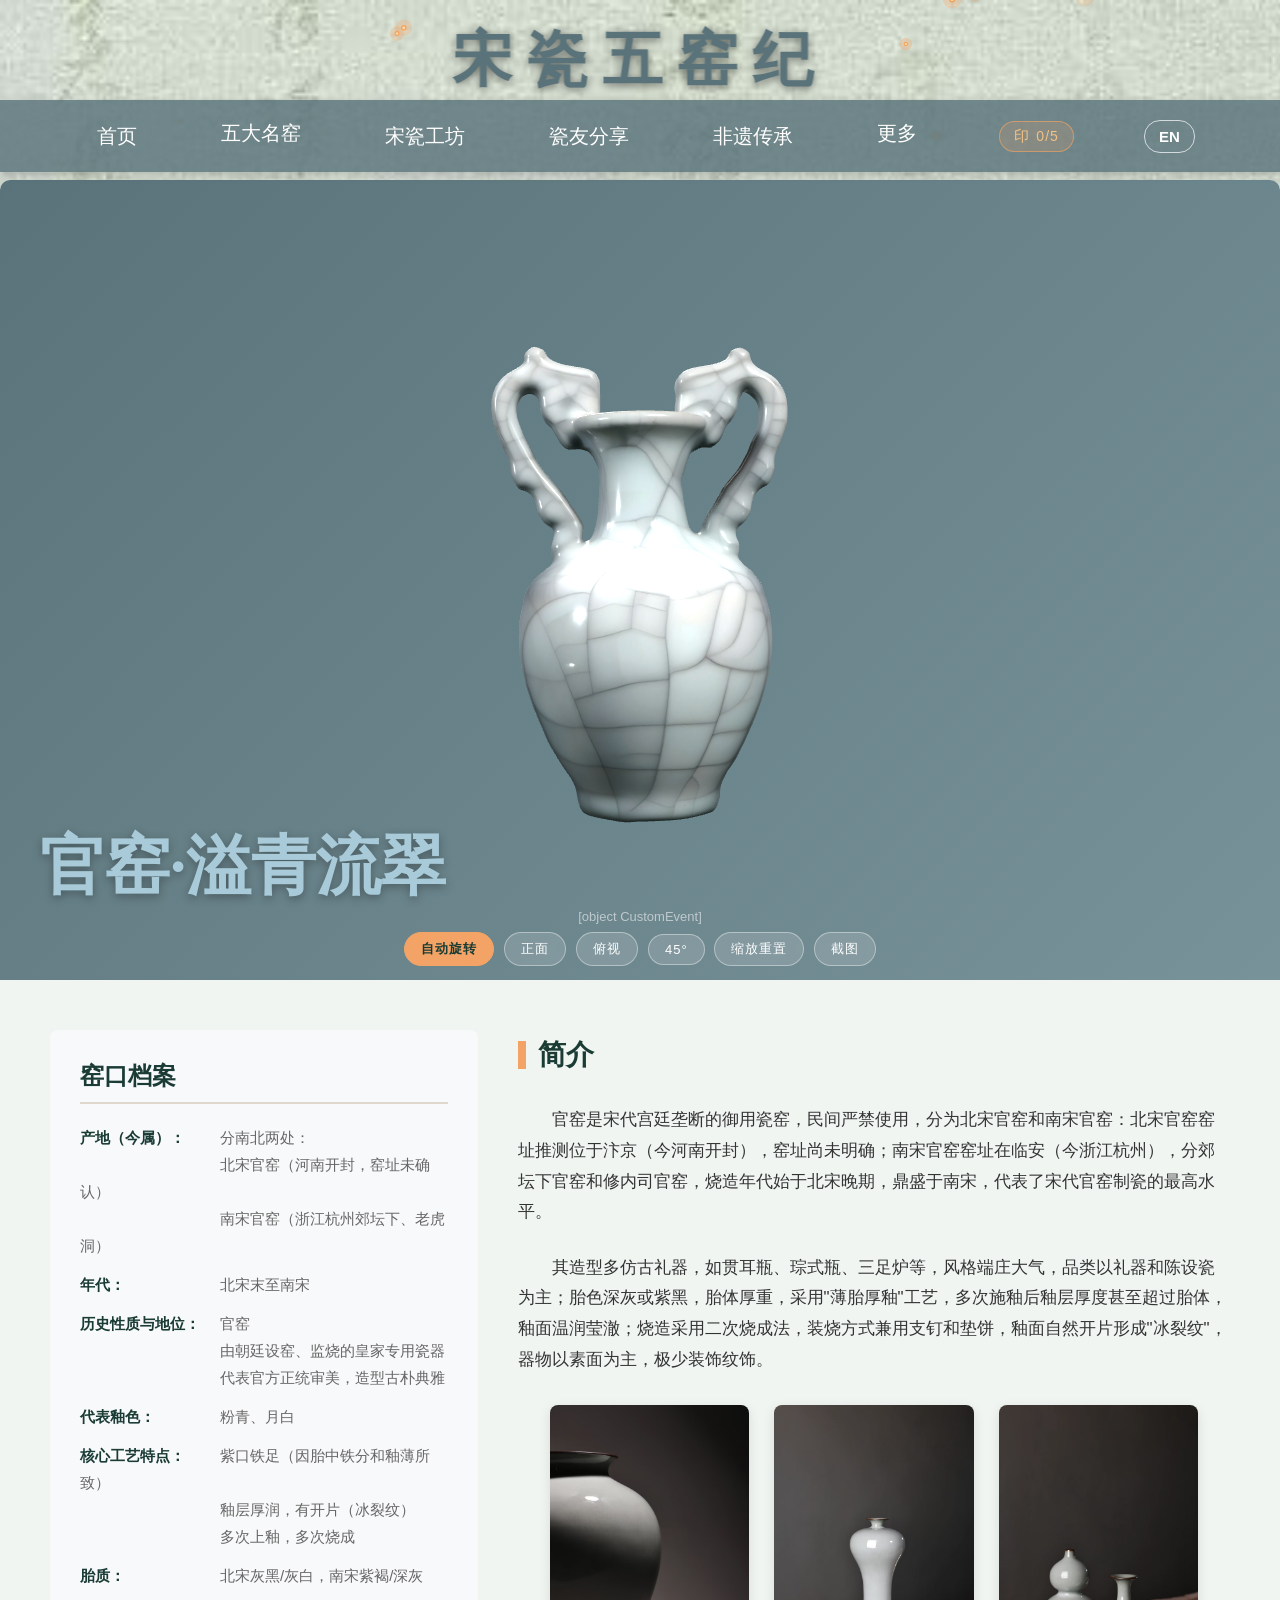
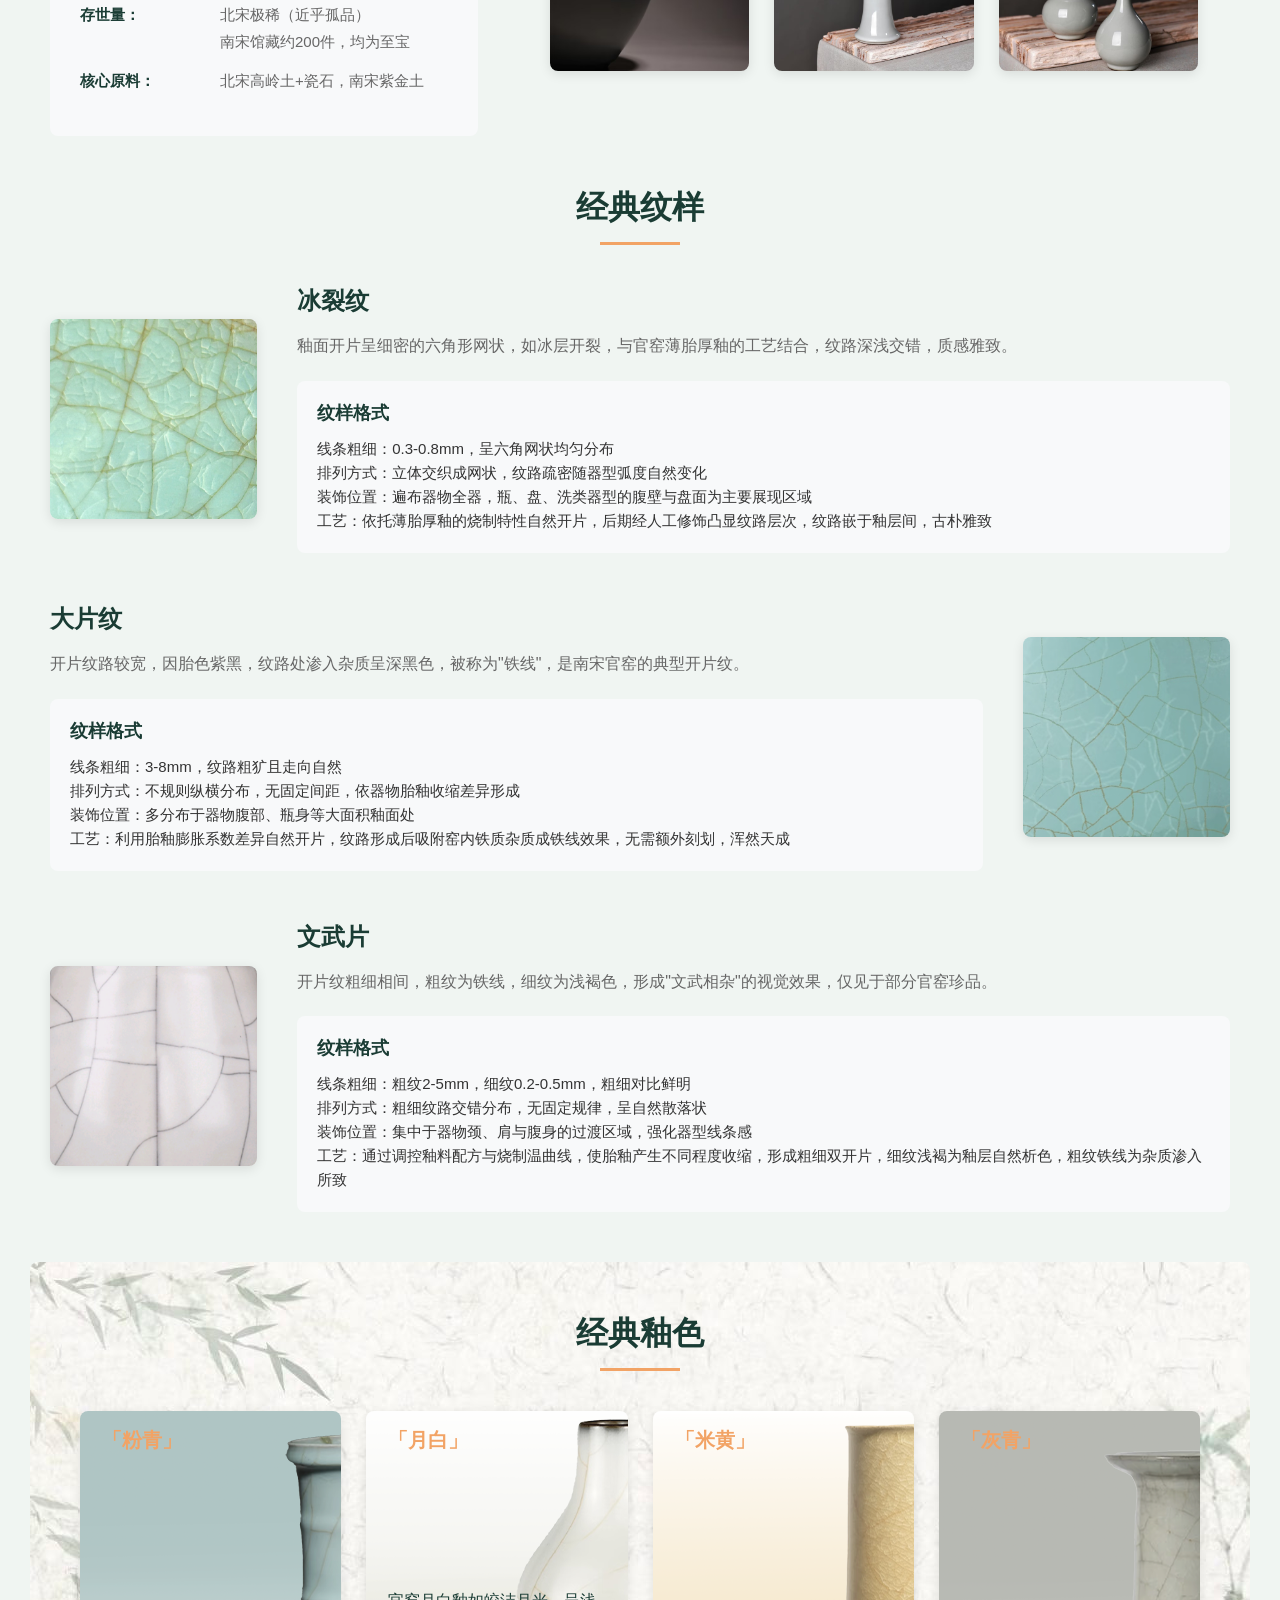
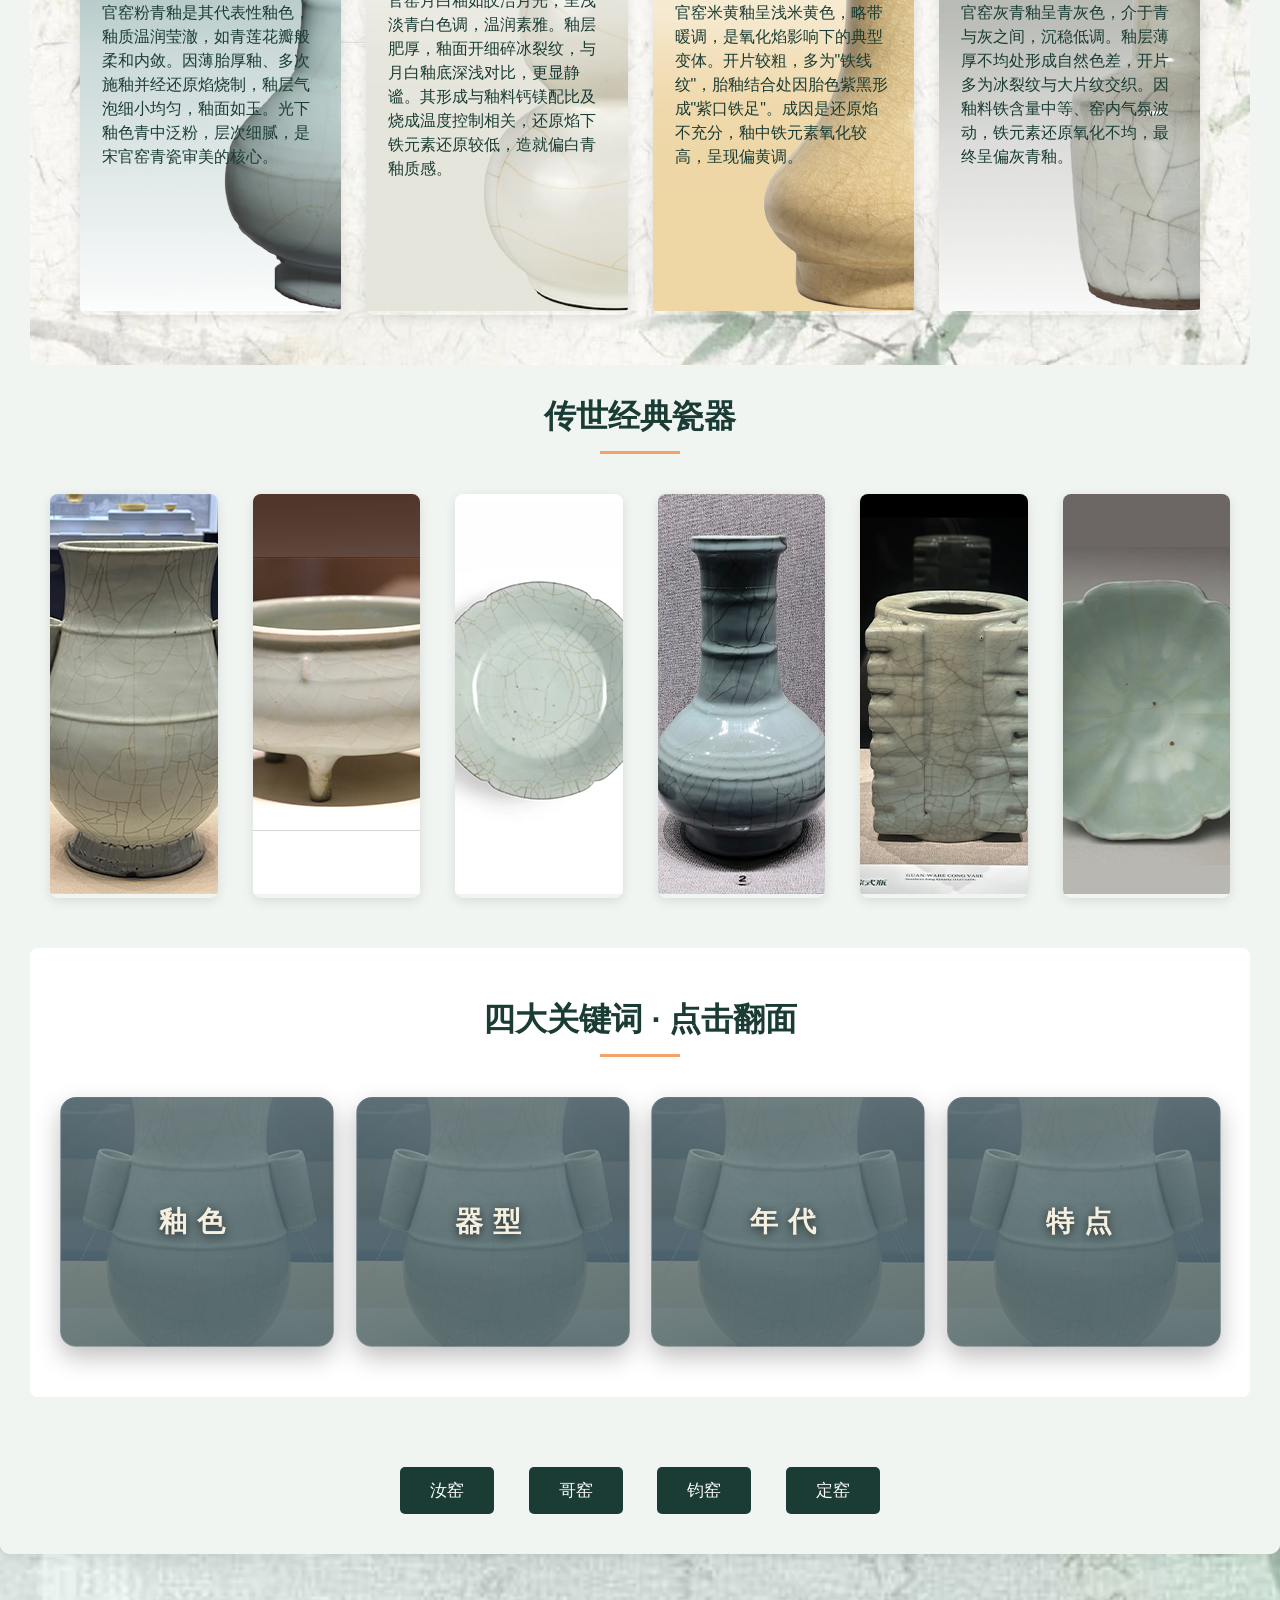
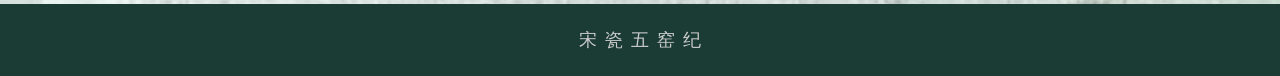
<file: guanyao.html>
<!DOCTYPE html>
<html lang="zh-CN">
	<head>
		<meta charset="utf-8">
	<meta name="viewport" content="width=device-width, initial-scale=1.0">
		<title>官窑·金声玉色 | 宋瓷五窑纪</title>
		<link rel="stylesheet" href="css/common.css?v=2">
		<link rel="stylesheet" href="css/porcelain.css?v=5">
		<script src="js/lang-common.js"></script>
		<script src="js/lang-guanyao.js"></script>
		<script src="js/i18n.js"></script>
		<script src="js/globalErrorHandler.js"></script>
		<script src="js/nav-touch.js"></script>
			<link rel="stylesheet" href="css/responsive.css">
	</head>
	<body class="page-guan">
		<div class="nav-logo-bar">
			<div class="nav-logo" data-i18n="brand.name">宋瓷五窑纪</div>
		</div>
		<div class="nav-menu-bar">
			<div class="nav-menu">
				<a href="index.html" data-i18n="nav.home">首页</a>
				<div class="nav-dropdown dropdown-wuyaos">
					<a href="#" data-i18n="nav.kilns">五大名窑</a>
					<div class="dropdown-content">
						<a href="ruyao.html" data-i18n="nav.ruyao">汝窑</a>
						<a href="guanyao.html" data-i18n="nav.guanyao">官窑</a>
						<a href="geyao.html" data-i18n="nav.geyao">哥窑</a>
						<a href="junyao.html" data-i18n="nav.junyao">钧窑</a>
						<a href="dingyao.html" data-i18n="nav.dingyao">定窑</a>
					</div>
				</div>
				<a href="workshop.html" data-i18n="nav.workshop">宋瓷工坊</a>
				<a href="share.html" data-i18n="nav.share">瓷友分享</a>
				<a href="heritage.html" data-i18n="nav.heritage">非遗传承</a>
				<div class="nav-dropdown dropdown-more">
					<a href="#" data-i18n="nav.more">更多</a>
					<div class="dropdown-content">
						<a href="funfact.html" data-i18n="nav.funfact">窑口冷知识</a>
						<a href="collection.html" data-i18n="nav.collection">我的收藏</a>
						<a href="contact.html" data-i18n="nav.contact">联系我们</a>

					</div>
				</div>
				<button type="button" class="lang-toggle" id="langToggle">EN</button>
			</div>
		</div>
		<!-- 官窑页面主体容器 -->
		<div class="detail-container">
			<div class="detail-header detail-header-guan">
				<h1 class="header-title-guan " data-i18n="guanyao.title">官窑·溢青流翠</h1>
			</div>
			<!-- 核心内容区（窑口档案+官窑简介） -->
			<div class="detail-content">
				<div class="side-info">
					<h3 class="side-title" data-i18n="kiln.sideTitle">窑口档案</h3>
					<div class="info-item"><strong data-i18n="kiln.field.place">产地（今属）：</strong><span data-i18n="guanyao.place1">分南北两处：</span><br>
						<span style="margin-left: 140px;" data-i18n="guanyao.place2">北宋官窑（河南开封，窑址未确认）</span><br>
						<span style="margin-left: 140px;" data-i18n="guanyao.place3">南宋官窑（浙江杭州郊坛下、老虎洞）</span>
					</div>
					<div class="info-item"><strong data-i18n="kiln.field.era">年代：</strong><span data-i18n="guanyao.era">北宋末至南宋</span></div>
					<div class="info-item">
						<strong data-i18n="kiln.field.status">历史性质与地位：</strong><span data-i18n="guanyao.status1">官窑</span><br>
						<span style="margin-left: 140px;" data-i18n="guanyao.status2">由朝廷设窑、监烧的皇家专用瓷器</span><br>
						<span style="margin-left: 140px;" data-i18n="guanyao.status3">代表官方正统审美，造型古朴典雅</span>
					</div>
					<div class="info-item"><strong data-i18n="kiln.field.glaze">代表釉色：</strong><span data-i18n="guanyao.glaze">粉青、月白</span></div>
					<div class="info-item">
						<strong data-i18n="kiln.field.craft">核心工艺特点：</strong><span data-i18n="guanyao.craft1">紫口铁足（因胎中铁分和釉薄所致）</span><br>
						<span style="margin-left: 140px;" data-i18n="guanyao.craft2">釉层厚润，有开片（冰裂纹）</span><br>
						<span style="margin-left: 140px;" data-i18n="guanyao.craft3">多次上釉，多次烧成</span>
					</div>
					<div class="info-item"><strong data-i18n="kiln.field.body">胎质：</strong><span data-i18n="guanyao.body">北宋灰黑/灰白，南宋紫褐/深灰</span></div>
					<div class="info-item"><strong data-i18n="kiln.field.surviving">存世量：</strong><span data-i18n="guanyao.surviving1">北宋极稀（近乎孤品）</span><br>
						<span style="margin-left: 140px;" data-i18n="guanyao.surviving2">南宋馆藏约200件，均为至宝</span>
					</div>
					<div class="info-item"><strong data-i18n="kiln.field.material">核心原料：</strong><span data-i18n="guanyao.material">北宋高岭土+瓷石，南宋紫金土</span></div>
				</div>
				<div class="main-content">
					<h3 class="content-title" data-i18n="kiln.introTitle">官窑简介</h3>
					<p class="content-text" data-i18n="guanyao.intro1">
						官窑是宋代宫廷垄断的御用瓷窑，民间严禁使用，分为北宋官窑和南宋官窑：北宋官窑窑址推测位于汴京（今河南开封），窑址尚未明确；南宋官窑窑址在临安（今浙江杭州），分郊坛下官窑和修内司官窑，烧造年代始于北宋晚期，鼎盛于南宋，代表了宋代官窑制瓷的最高水平。
					</p>
					<p class="content-text" data-i18n="guanyao.intro2">
						其造型多仿古礼器，如贯耳瓶、琮式瓶、三足炉等，风格端庄大气，品类以礼器和陈设瓷为主；胎色深灰或紫黑，胎体厚重，采用“薄胎厚釉”工艺，多次施釉后釉层厚度甚至超过胎体，釉面温润莹澈；烧造采用二次烧成法，装烧方式兼用支钉和垫饼，釉面自然开片形成“冰裂纹”，器物以素面为主，极少装饰纹饰。
					</p>
					<div class="img-box">
						<span class="zoom-tip" data-i18n="kiln.zoomTip">悬停放大查看细节</span>
						<img src="img/官窑2.jpg" class="detail-img" alt="官窑2">
						<img src="img/官窑1.jpg" class="detail-img" alt="官窑1">
						<img src="img/官窑3.jpg" class="detail-img" alt="官窑3">
					</div>
				</div>
			</div>
			<!-- 新增：纹样模块 -->
			<div class="pattern-module">
				<h3 class="module-title" data-i18n="kiln.patternTitle">官窑经典纹样</h3>
				<div class="pattern-list">
					<!-- 纹样1：图左文右 -->
					<div class="pattern-item">
						<img src="img/冰裂纹（官）.png" class="pattern-img" alt="冰裂纹">
						<div class="pattern-info">
							<h4 class="pattern-name" data-i18n="guanyao.pattern1.name">冰裂纹</h4>
							<p class="pattern-desc" data-i18n="guanyao.pattern1.desc">
								釉面开片呈细密的六角形网状，如冰层开裂，与官窑薄胎厚釉的工艺结合，纹路深浅交错，质感雅致。
							</p>
							<div class="pattern-format">
								<h5 data-i18n="kiln.patternFormat">纹样格式</h5>
								<p data-i18n-html="guanyao.pattern1.format"> 线条粗细：0.3-0.8mm，呈六角网状均匀分布<br>
									排列方式：立体交织成网状，纹路疏密随器型弧度自然变化<br>
									装饰位置：遍布器物全器，瓶、盘、洗类器型的腹壁与盘面为主要展现区域<br>
									工艺：依托薄胎厚釉的烧制特性自然开片，后期经人工修饰凸显纹路层次，纹路嵌于釉层间，古朴雅致
								</p>
							</div>
						</div>
					</div>
					<!-- 纹样2：图右文左 -->
					<div class="pattern-item">
						<img src="img/大片纹（官）.png" class="pattern-img" alt="大片纹">
						<div class="pattern-info">
							<h4 class="pattern-name" data-i18n="guanyao.pattern2.name">大片纹</h4>
							<p class="pattern-desc" data-i18n="guanyao.pattern2.desc">
								开片纹路较宽，因胎色紫黑，纹路处渗入杂质呈深黑色，被称为“铁线”，是南宋官窑的典型开片纹。
							</p>
							<div class="pattern-format">
								<h5 data-i18n="kiln.patternFormat">纹样格式</h5>
								<p data-i18n-html="guanyao.pattern2.format"> 线条粗细：3-8mm，纹路粗犷且走向自然<br>
									排列方式：不规则纵横分布，无固定间距，依器物胎釉收缩差异形成<br>
									装饰位置：<br>多分布于器物腹部、瓶身等大面积釉面处
									工艺：利用胎釉膨胀系数差异自然开片，纹路形成后吸附窑内铁质杂质成铁线效果，无需额外刻划，浑然天成
								</p>
							</div>
						</div>
					</div>
					<!-- 纹样3：图左文右 -->
					<div class="pattern-item">
						<img src="img/文武片（官）.png" class="pattern-img" alt="文武片">
						<div class="pattern-info">
							<h4 class="pattern-name" data-i18n="guanyao.pattern3.name">文武片</h4>
							<p class="pattern-desc" data-i18n="guanyao.pattern3.desc">
								开片纹粗细相间，粗纹为铁线，细纹为浅褐色，形成“文武相杂”的视觉效果，仅见于部分官窑珍品。
							</p>
							<div class="pattern-format">
								<h5 data-i18n="kiln.patternFormat">纹样格式</h5>
								<p data-i18n-html="guanyao.pattern3.format"> 线条粗细：粗纹2-5mm，细纹0.2-0.5mm，粗细对比鲜明<br>
									排列方式：粗细纹路交错分布，无固定规律，呈自然散落状<br>
									装饰位置：集中于器物颈、肩与腹身的过渡区域，强化器型线条感<br>
									工艺：通过调控釉料配方与烧制温曲线，使胎釉产生不同程度收缩，形成粗细双开片，细纹浅褐为釉层自然析色，粗纹铁线为杂质渗入所致
								</p>
							</div>
						</div>
					</div>
				</div>
			</div>
			<!-- 釉色模块-->
			<div class="glaze-module glaze-module-guan">
				<h3 class="module-title" data-i18n="kiln.glazeTitle">官窑经典釉色</h3>
				<div class="glaze-list-guan">
					<div class="glaze-card-guan">
						<img src="img/官窑粉青.png" class="glaze-img" alt="粉青">
						<div class="glaze-text">
							<h4 data-i18n="guanyao.glaze1.name">「粉青」</h4>
							<p data-i18n="guanyao.glaze1.desc">官窑粉青釉是其代表性釉色，釉质温润莹澈，如青莲花瓣般柔和内敛。因薄胎厚釉、多次施釉并经还原焰烧制，釉层气泡细小均匀，釉面如玉。光下釉色青中泛粉，层次细腻，是宋官窑青瓷审美的核心。
							</p>
						</div>
					</div>
					<div class="glaze-card-guan">
						<img src="img/官窑月白.png" class="glaze-img" alt="月白">
						<div class="glaze-text">
							<h4 data-i18n="guanyao.glaze2.name">「月白」</h4>
							<p data-i18n="guanyao.glaze2.desc">官窑月白釉如皎洁月光，呈浅淡青白色调，温润素雅。釉层肥厚，釉面开细碎冰裂纹，与月白釉底深浅对比，更显静谧。其形成与釉料钙镁配比及烧成温度控制相关，还原焰下铁元素还原较低，造就偏白青釉质感。
							</p>
						</div>
					</div>
					<div class="glaze-card-guan">
						<img src="img/官窑米黄.png" class="glaze-img" alt="米黄">
						<div class="glaze-text">
							<h4 data-i18n="guanyao.glaze3.name">「米黄」</h4>
							<p data-i18n="guanyao.glaze3.desc">官窑米黄釉呈浅米黄色，略带暖调，是氧化焰影响下的典型变体。开片较粗，多为”铁线纹”，胎釉结合处因胎色紫黑形成”紫口铁足”。成因是还原焰不充分，釉中铁元素氧化较高，呈现偏黄调。
							</p>
						</div>
					</div>
					<div class="glaze-card-guan">
						<img src="img/官窑灰青.png" class="glaze-img" alt="「灰青」">
						<div class="glaze-text">
							<h4 data-i18n="guanyao.glaze4.name">「灰青」</h4>
							<p data-i18n="guanyao.glaze4.desc">官窑灰青釉呈青灰色，介于青与灰之间，沉稳低调。釉层薄厚不均处形成自然色差，开片多为冰裂纹与大片纹交织。因釉料铁含量中等、窑内气氛波动，铁元素还原氧化不均，最终呈偏灰青釉。
							</p>
						</div>
					</div>
				</div>
			</div>
			<!-- 经典瓷器模块（hover显示文字） -->
			<div class="classic-module">
				<h3 class="module-title" data-i18n="kiln.classicTitle">官窑传世经典瓷器</h3>
				<div class="classic-list">
					<div class="classic-card">
						<img src="img/南宋官窑粉青釉贯耳瓶.png" class="classic-img" alt="南宋官窑粉青釉贯耳瓶">
						<div class="classic-mask">
							<h4 class="classic-name" data-i18n="guanyao.classic1.name">南宋官窑粉青釉贯耳瓶</h4>
							<p class="classic-info" data-i18n="guanyao.classic1.desc">
								官窑青釉贯耳瓷瓶是宋代官窑典型器物，其造型源自商周青铜壶形制，通体施粉青色厚釉，釉面呈现自然开片纹理。该器物双耳为竹节状贯耳结构，整体釉质莹润如玉，充分展现了宋代单色釉瓷器追求"含而不露"的审美特征，其制作背景与北宋末年宋徽宗推行的仿古复古风潮密切相关
							</p>
						</div>
					</div>
					<div class="classic-card">
						<img src="img/南宋官窑粉青釉三足瓷炉.png" class="classic-img" alt="南宋官窑粉青釉三足瓷炉">
						<div class="classic-mask">
							<h4 class="classic-name" data-i18n="guanyao.classic2.name">南宋官窑粉青釉三足瓷炉</h4>
							<p class="classic-info" data-i18n="guanyao.classic2.desc">
								官窑粉青釉三足瓷炉是宋代官窑烧制的仿古器物，仿商周青铜鼎样式制作而成。瓷炉为侈口、立耳、束颈、圆鼓腹搭配三矮足的造型结构，通体施粉青色釉，釉面布满裂纹且晶莹透亮。该文物属北宋末期复古风气的产物，曾于2018年作为展品参与“无问西东——从丝绸之路到文艺复兴”展览，现收藏于中国国家博物馆。
							</p>
						</div>
					</div>
					<div class="classic-card">
						<img src="img/南宋官窑葵口盘.png" class="classic-img" alt="南宋官窑葵口盘">
						<div class="classic-mask">
							<h4 class="classic-name" data-i18n="guanyao.classic3.name">南宋官窑葵口盘</h4>
							<p class="classic-info" data-i18n="guanyao.classic3.desc">
								官窑葵口盘是南宋官窑烧制的经典日用与陈设瓷，仿自然界葵花形态制作而成。瓷盘为六瓣葵口形，侈口、斜弧壁、浅腹、矮圈足的造型结构，通体施粉青或灰青色釉，釉面开片自然且釉质温润凝厚。该器物是南宋官窑对自然物象的艺术化诠释，集中体现了宋代瓷器“尚雅求韵”的审美取向，现收藏于杭州南宋官窑博物馆。
							</p>
						</div>
					</div>
					<div class="classic-card">
						<img src="img/北宋官窑青釉弦纹瓶.png" class="classic-img" alt="北宋官窑青釉弦纹瓶">
						<div class="classic-mask">
							<h4 class="classic-name" data-i18n="guanyao.classic4.name">北宋官窑青釉弦纹瓶</h4>
							<p class="classic-info" data-i18n="guanyao.classic4.desc">
								该瓶仿汉代铜器式样，采用洗口长颈、圆腹高圈足造型，颈至腹部凸起7道弦纹，圈足两侧各有一长方形扁孔可供穿带。通体施青釉，釉层肥厚呈粉青色，布满因釉胎收缩率差异自然形成的大片开片纹。其素面雅饰仅以弦纹与天然开片为饰，既体现宋代官窑"弃雕饰而崇天然"的工艺哲学，又通过釉色凝厚如玉的质感展现官窑青瓷"以釉为魂"的审美特征，是宋代单色釉瓷器的巅峰代表。
							</p>
						</div>
					</div>
					<div class="classic-card">
						<img src='img/南宋官窑琮式瓶.png' class="classic-img" alt="南宋官窑琮式瓶">
						<div class="classic-mask">
							<h4 class="classic-name" data-i18n="guanyao.classic5.name">南宋官窑琮式瓶</h4>
							<p class="classic-info" data-i18n="guanyao.classic5.desc">
								通高13厘米，宽10.5厘米。器型模仿新石器时代良渚文化玉琮的形制，并加封底演变而成，呈圆口方体，外壁分六节，造型端庄，通体施青釉，釉质浑厚滋润且带有细碎纹片。胎体分薄厚两类，胎色包括深灰、灰褐、灰黄等，施釉工艺分为胎厚釉薄与胎薄釉厚两种形式，釉层断面可见分层痕迹，釉色以粉青、天青、灰青为主。
							</p>
						</div>
					</div>
					<div class="classic-card">
						<img src="img/官窑葵瓣式青瓷碗.png" class="classic-img" alt="官窑葵瓣式青瓷碗">
						<div class="classic-mask">
							<h4 class="classic-name" data-i18n="guanyao.classic6.name">官窑葵瓣式青瓷碗</h4>
							<p class="classic-info" data-i18n="guanyao.classic6.desc">
								官窑葵瓣式青瓷碗为南宋官窑烧制的宫廷御用瓷器。该器呈葵瓣式造型，口沿与腹部随花瓣起伏，圈足小巧稳重，釉色月白并带开片纹饰。碗身尺寸精巧（口径18.2、底径5.4、高5.9厘米）。
							</p>
						</div>
					</div>
				</div>
			</div>
			<!-- 四大关键词翻转卡片 -->
			<div class="quiz-module">
				<h3 class="module-title" data-i18n="kiln.flipTitle">四大关键词 · 点击翻面</h3>
				<div class="quiz-list">
					<div class="quiz-card" tabindex="0" role="button">
						<div class="quiz-inner">
							<div class="quiz-face quiz-front" data-i18n="kiln.flip.glaze">釉色</div>
							<div class="quiz-face quiz-back" data-i18n="guanyao.glaze">粉青、月白</div>
						</div>
					</div>
					<div class="quiz-card" tabindex="0" role="button">
						<div class="quiz-inner">
							<div class="quiz-face quiz-front" data-i18n="kiln.flip.form">器型</div>
							<div class="quiz-face quiz-back" data-i18n="guanyao.flipForm">贯耳瓶、琮式瓶、三足炉等仿古礼器，风格端庄大气，以礼器与陈设瓷为主</div>
						</div>
					</div>
					<div class="quiz-card" tabindex="0" role="button">
						<div class="quiz-inner">
							<div class="quiz-face quiz-front" data-i18n="kiln.flip.era">年代</div>
							<div class="quiz-face quiz-back" data-i18n="guanyao.era">北宋末至南宋</div>
						</div>
					</div>
					<div class="quiz-card" tabindex="0" role="button">
						<div class="quiz-inner">
							<div class="quiz-face quiz-front" data-i18n="kiln.flip.trait">特点</div>
							<div class="quiz-face quiz-back" data-i18n="guanyao.flipTrait">紫口铁足；薄胎厚釉、釉层可超胎体；二次烧成；冰裂纹开片；素面无纹饰</div>
						</div>
					</div>
				</div>
			</div>
			<!-- 互动引导区：其他四窑快捷跳转 -->
			<div class="guide-area">
				<button class="guide-btn" onclick="location.href='ruyao.html'" data-i18n="nav.ruyao">汝窑</button>
				<button class="guide-btn" onclick="location.href='geyao.html'" data-i18n="nav.geyao">哥窑</button>
				<button class="guide-btn" onclick="location.href='junyao.html'" data-i18n="nav.junyao">钧窑</button>
				<button class="guide-btn" onclick="location.href='dingyao.html'" data-i18n="nav.dingyao">定窑</button>
			</div>
		</div>
		<!-- 页脚 -->
		<div class="footer">
			<p data-i18n="footer.copyright">宋瓷五窑纪</p>
		</div>
	
		<script src="js/seal.js"></script>
		<script src="js/particles.js"></script>
		<script src="js/vendor/three.min.js"></script>
		<script src="js/vendor/GLTFLoader.js"></script>
		<script src="js/models/guanyao.js"></script>
		<script src="js/porcelain3d.js?v=6"></script>
	<script src="js/detail-enhance.js?v=2"></script>
	<script src="js/reveal.js?v=4"></script>
</body>
</html>
</file>
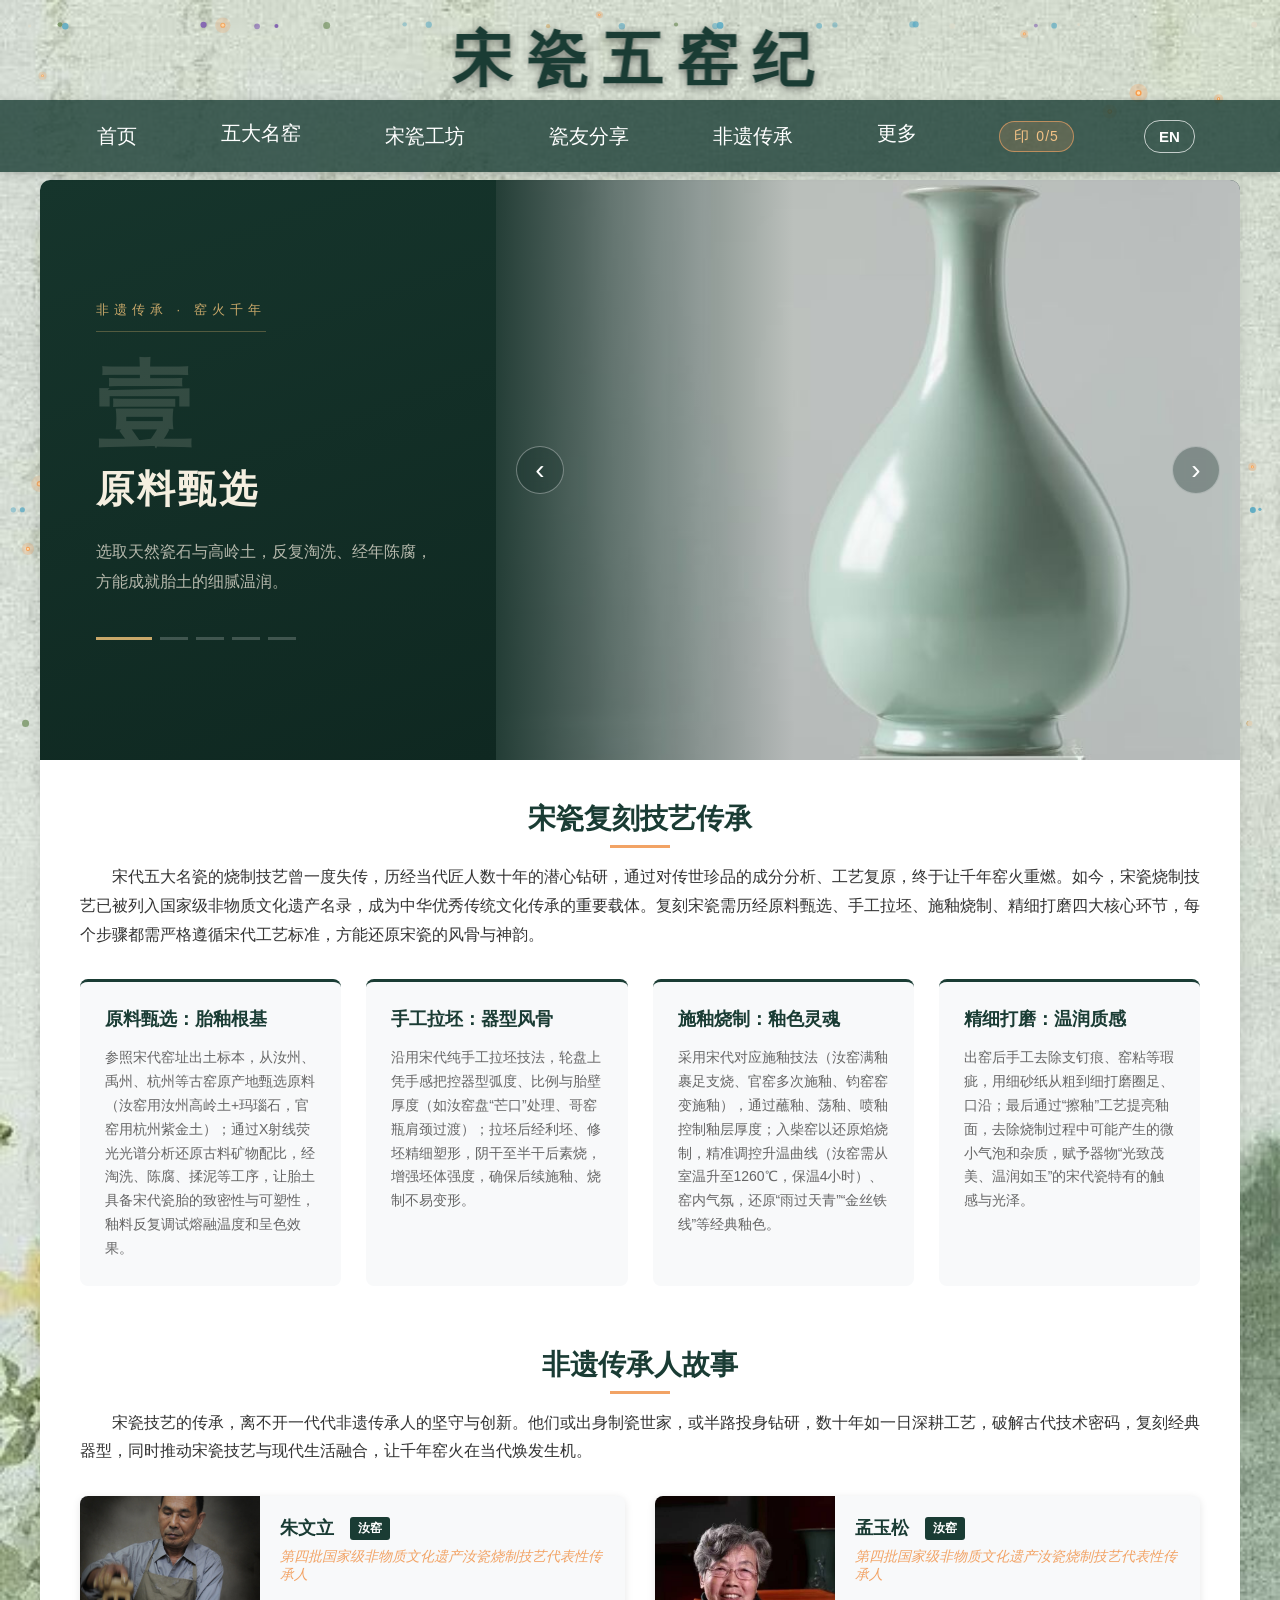
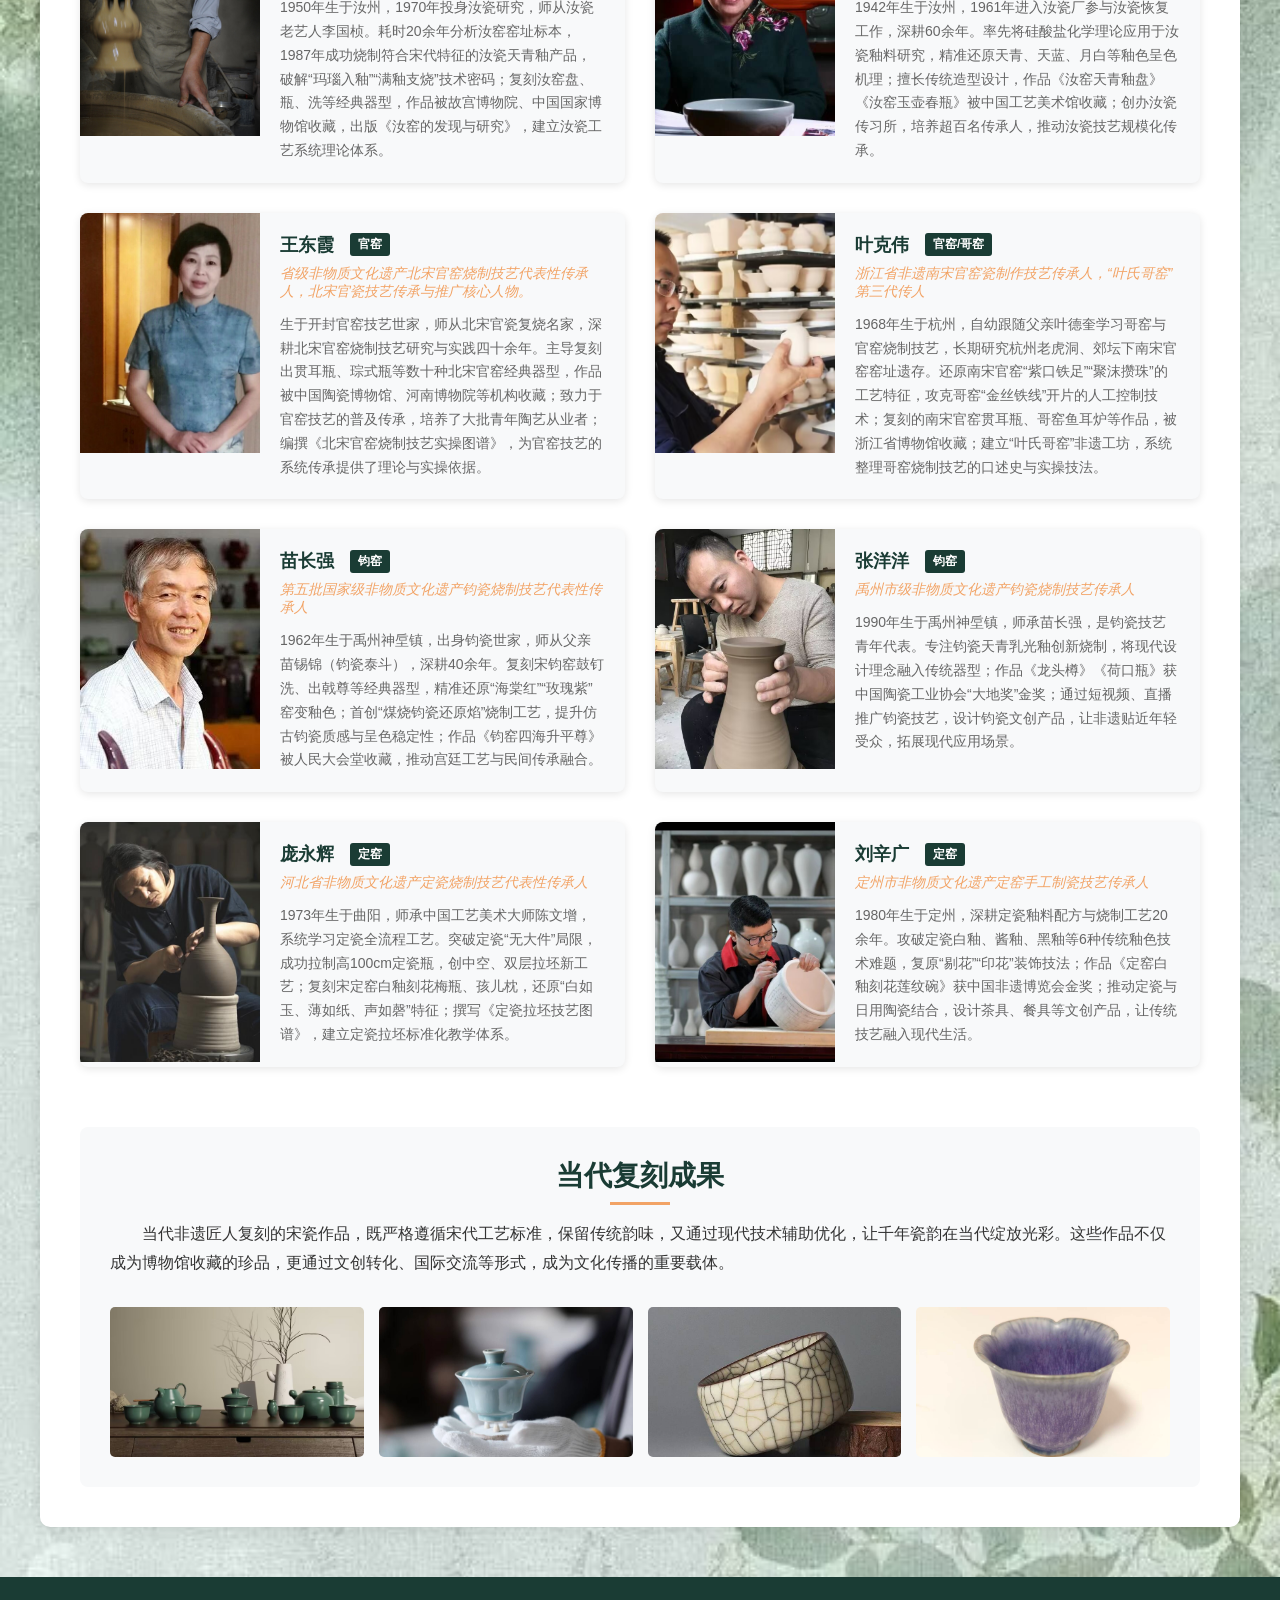
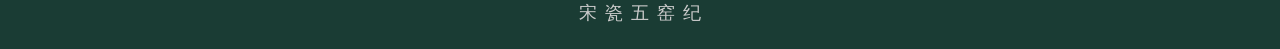
<file: heritage.html>
<!DOCTYPE html>
<html lang="zh-CN">
	<head>
		<meta charset="utf-8">
	<meta name="viewport" content="width=device-width, initial-scale=1.0">
		<title>非遗传承 | 宋瓷五窑纪</title>
		<link rel="stylesheet" href="css/common.css?v=2">
		<link rel="stylesheet" href="css/heritage.css">
		<script src="js/lang-common.js"></script>
		<script src="js/lang-heritage.js"></script>
		<script src="js/i18n.js"></script>
		<script src="js/globalErrorHandler.js"></script>
		<script src="js/nav-touch.js"></script>
			<link rel="stylesheet" href="css/responsive.css">
	</head>
	<body>
		<div class="nav-logo-bar">
			<div class="nav-logo" data-i18n="brand.name">宋瓷五窑纪</div>
		</div>
		<!-- 功能导航栏：悬浮在轮播图下方 -->
		<div class="nav-menu-bar">
			<div class="nav-menu">
				<a href="index.html" data-i18n="nav.home">首页</a>
				<div class="nav-dropdown dropdown-wuyaos">
					<a href="#" data-i18n="nav.kilns">五大名窑</a>
					<div class="dropdown-content">
						<a href="ruyao.html" data-i18n="nav.ruyao">汝窑</a>
						<a href="guanyao.html" data-i18n="nav.guanyao">官窑</a>
						<a href="geyao.html" data-i18n="nav.geyao">哥窑</a>
						<a href="junyao.html" data-i18n="nav.junyao">钧窑</a>
						<a href="dingyao.html" data-i18n="nav.dingyao">定窑</a>
					</div>
				</div>
				<a href="workshop.html" data-i18n="nav.workshop">宋瓷工坊</a>
				<a href="share.html" data-i18n="nav.share">瓷友分享</a>
				<a href="heritage.html" data-i18n="nav.heritage">非遗传承</a>
				<div class="nav-dropdown dropdown-more">
					<a href="#" data-i18n="nav.more">更多</a>
					<div class="dropdown-content">
						<a href="funfact.html" data-i18n="nav.funfact">窑口冷知识</a>
						<a href="collection.html" data-i18n="nav.collection">我的收藏</a>
						<a href="contact.html" data-i18n="nav.contact">联系我们</a>


					</div>
				</div>
				<button type="button" class="lang-toggle" id="langToggle">EN</button>
			</div>
		</div>

		<!-- 非遗传承主体容器 -->
		<div class="heritage-container">
			<!-- 头部：博物馆分栏式展品解说轮播 -->
			<div class="heritage-header">
				<div class="museum-stage">
					<!-- 左侧大图 -->
					<div class="museum-visual" id="museumVisual">
						<div class="m-slide active" style="background-image:url('img/汝窑.jpg')"></div>
						<div class="m-slide" style="background-image:url('img/定窑2.jpg')"></div>
						<div class="m-slide" style="background-image:url('img/汝窑5.jpg')"></div>
						<div class="m-slide" style="background-image:url('img/钧窑4.jpg')"></div>
						<div class="m-slide" style="background-image:url('img/汝窑2.jpg')"></div>
						<div class="visual-shade"></div>
					</div>
					<!-- 右侧解说面板 -->
					<div class="museum-panel">
						<div class="panel-inner" id="panelInner">
							<span class="panel-kicker" data-i18n="heritage.headerTitle">非遗传承 · 窑火千年</span>
							<div class="panel-seq" id="panelSeq">壹</div>
							<h2 class="panel-name" id="panelName" data-i18n="heritage.carousel.select">原料甄选</h2>
							<p class="panel-desc" id="panelDesc" data-i18n="heritage.carousel.desc1">选取天然瓷石与高岭土，反复淘洗、经年陈腐，方能成就胎土的细腻温润。</p>
							<div class="panel-progress" id="panelProgress">
								<span class="pbar active"></span>
								<span class="pbar"></span>
								<span class="pbar"></span>
								<span class="pbar"></span>
								<span class="pbar"></span>
							</div>
						</div>
					</div>
				</div>
				<!-- 箭头 -->
				<button class="hero-btn prev-btn" id="prevBtn" aria-label="上一张">‹</button>
				<button class="hero-btn next-btn" id="nextBtn" aria-label="下一张">›</button>
			</div>

			<!-- 非遗内容区域 -->
			<div class="heritage-content">
				<!-- 技艺传承模块（补充详细素材） -->
				<div class="skill-module">
					<h2 class="content-title" data-i18n="heritage.skillTitle">宋瓷复刻技艺传承</h2>
					<p class="skill-intro" data-i18n="heritage.skillIntro">
						宋代五大名瓷的烧制技艺曾一度失传，历经当代匠人数十年的潜心钻研，通过对传世珍品的成分分析、工艺复原，终于让千年窑火重燃。如今，宋瓷烧制技艺已被列入国家级非物质文化遗产名录，成为中华优秀传统文化传承的重要载体。复刻宋瓷需历经原料甄选、手工拉坯、施釉烧制、精细打磨四大核心环节，每个步骤都需严格遵循宋代工艺标准，方能还原宋瓷的风骨与神韵。
					</p>
					<div class="skill-step">
						<div class="step-card">
							<h2 class="step-title" data-i18n="heritage.step1.title">原料甄选：胎釉根基</h2>
							<p class="step-desc" data-i18n="heritage.step1.desc">
								参照宋代窑址出土标本，从汝州、禹州、杭州等古窑原产地甄选原料（汝窑用汝州高岭土+玛瑙石，官窑用杭州紫金土）；通过X射线荧光光谱分析还原古料矿物配比，经淘洗、陈腐、揉泥等工序，让胎土具备宋代瓷胎的致密性与可塑性，釉料反复调试熔融温度和呈色效果。
							</p>
						</div>
						<div class="step-card">
							<h2 class="step-title" data-i18n="heritage.step2.title">手工拉坯：器型风骨</h2>
							<p class="step-desc" data-i18n="heritage.step2.desc">
								沿用宋代纯手工拉坯技法，轮盘上凭手感把控器型弧度、比例与胎壁厚度（如汝窑盘“芒口”处理、哥窑瓶肩颈过渡）；拉坯后经利坯、修坯精细塑形，阴干至半干后素烧，增强坯体强度，确保后续施釉、烧制不易变形。
							</p>
						</div>
						<div class="step-card">
							<h2 class="step-title" data-i18n="heritage.step3.title">施釉烧制：釉色灵魂</h2>
							<p class="step-desc" data-i18n="heritage.step3.desc">
								采用宋代对应施釉技法（汝窑满釉裹足支烧、官窑多次施釉、钧窑窑变施釉），通过蘸釉、荡釉、喷釉控制釉层厚度；入柴窑以还原焰烧制，精准调控升温曲线（汝窑需从室温升至1260℃，保温4小时）、窑内气氛，还原“雨过天青”“金丝铁线”等经典釉色。
							</p>
						</div>
						<div class="step-card">
							<h2 class="step-title" data-i18n="heritage.step4.title">精细打磨：温润质感</h2>
							<p class="step-desc" data-i18n="heritage.step4.desc">
								出窑后手工去除支钉痕、窑粘等瑕疵，用细砂纸从粗到细打磨圈足、口沿；最后通过“擦釉”工艺提亮釉面，去除烧制过程中可能产生的微小气泡和杂质，赋予器物“光致茂美、温润如玉”的宋代瓷特有的触感与光泽。
							</p>
						</div>
					</div>
				</div>

				<!-- 匠人故事模块（补充8位传承人完整素材） -->
				<div class="craftsman-module">
					<h2 class="content-title" data-i18n="heritage.craftsmanTitle">非遗传承人故事</h2>
					<p class="craftsman-intro" data-i18n="heritage.craftsmanIntro">
						宋瓷技艺的传承，离不开一代代非遗传承人的坚守与创新。他们或出身制瓷世家，或半路投身钻研，数十年如一日深耕工艺，破解古代技术密码，复刻经典器型，同时推动宋瓷技艺与现代生活融合，让千年窑火在当代焕发生机。
					</p>
					<div class="craftsman-list">
						<!-- 汝窑传承人 -->
						<div class="craftsman-card">
							<img src="img/朱文立.jpg" class="craftsman-img" alt="朱文立">
							<div class="craftsman-info">
								<h3 class="craftsman-name"><span data-i18n="heritage.c1.name">朱文立</span> <span class="kiln-tag" data-i18n="heritage.tagRu">汝窑</span></h3>
								<p class="craftsman-identity" data-i18n="heritage.c1.identity">第四批国家级非物质文化遗产汝瓷烧制技艺代表性传承人</p>
								<p class="craftsman-desc" data-i18n="heritage.c1.desc">
									1950年生于汝州，1970年投身汝瓷研究，师从汝瓷老艺人李国桢。耗时20余年分析汝窑窑址标本，1987年成功烧制符合宋代特征的汝瓷天青釉产品，破解“玛瑙入釉”“满釉支烧”技术密码；复刻汝窑盘、瓶、洗等经典器型，作品被故宫博物院、中国国家博物馆收藏，出版《汝窑的发现与研究》，建立汝瓷工艺系统理论体系。
								</p>
							</div>
						</div>
						<div class="craftsman-card">
							<img src="img/孟玉松.jpg" class="craftsman-img" alt="孟玉松">
							<div class="craftsman-info">
								<h3 class="craftsman-name"><span data-i18n="heritage.c2.name">孟玉松</span> <span class="kiln-tag" data-i18n="heritage.tagRu">汝窑</span></h3>
								<p class="craftsman-identity" data-i18n="heritage.c2.identity">第四批国家级非物质文化遗产汝瓷烧制技艺代表性传承人</p>
								<p class="craftsman-desc" data-i18n="heritage.c2.desc">
									1942年生于汝州，1961年进入汝瓷厂参与汝瓷恢复工作，深耕60余年。率先将硅酸盐化学理论应用于汝瓷釉料研究，精准还原天青、天蓝、月白等釉色呈色机理；擅长传统造型设计，作品《汝窑天青釉盘》《汝窑玉壶春瓶》被中国工艺美术馆收藏；创办汝瓷传习所，培养超百名传承人，推动汝瓷技艺规模化传承。
								</p>
							</div>
						</div>
						<!-- 官窑/哥窑传承人 -->
						<div class="craftsman-card">
							<img src="img/王东霞.jpg" class="craftsman-img" alt="王东霞">
							<div class="craftsman-info">
								<h3 class="craftsman-name"><span data-i18n="heritage.c3.name">王东霞</span><span class="kiln-tag" data-i18n="heritage.tagGuan">官窑</span></h3>
								<p class="craftsman-identity" data-i18n="heritage.c3.identity">省级非物质文化遗产北宋官窑烧制技艺代表性传承人，北宋官瓷技艺传承与推广核心人物。</p>
								<p class="craftsman-desc" data-i18n="heritage.c3.desc">
									生于开封官窑技艺世家，师从北宋官瓷复烧名家，深耕北宋官窑烧制技艺研究与实践四十余年。主导复刻出贯耳瓶、琮式瓶等数十种北宋官窑经典器型，作品被中国陶瓷博物馆、河南博物院等机构收藏；致力于官窑技艺的普及传承，培养了大批青年陶艺从业者；编撰《北宋官窑烧制技艺实操图谱》，为官窑技艺的系统传承提供了理论与实操依据。
								</p>
							</div>
						</div>
						<div class="craftsman-card">
							<img src="img/叶克伟.jpg" class="craftsman-img" alt="叶克伟">
							<div class="craftsman-info">
								<h3 class="craftsman-name"><span data-i18n="heritage.c4.name">叶克伟</span> <span class="kiln-tag" data-i18n="heritage.tagGuanGe">官窑/哥窑</span></h3>
								<p class="craftsman-identity" data-i18n="heritage.c4.identity">浙江省非遗南宋官窑瓷制作技艺传承人，“叶氏哥窑”第三代传人</p>
								<p class="craftsman-desc" data-i18n="heritage.c4.desc">
									1968年生于杭州，自幼跟随父亲叶德奎学习哥窑与官窑烧制技艺，长期研究杭州老虎洞、郊坛下南宋官窑窑址遗存。还原南宋官窑“紫口铁足”“聚沫攒珠”的工艺特征，攻克哥窑“金丝铁线”开片的人工控制技术；复刻的南宋官窑贯耳瓶、哥窑鱼耳炉等作品，被浙江省博物馆收藏；建立“叶氏哥窑”非遗工坊，系统整理哥窑烧制技艺的口述史与实操技法。
								</p>
							</div>
						</div>
						<!-- 钧窑传承人 -->
						<div class="craftsman-card">
							<img src="img/苗长强.jpg" class="craftsman-img" alt="苗长强">
							<div class="craftsman-info">
								<h3 class="craftsman-name"><span data-i18n="heritage.c5.name">苗长强</span> <span class="kiln-tag" data-i18n="heritage.tagJun">钧窑</span></h3>
								<p class="craftsman-identity" data-i18n="heritage.c5.identity">第五批国家级非物质文化遗产钧瓷烧制技艺代表性传承人</p>
								<p class="craftsman-desc" data-i18n="heritage.c5.desc">
									1962年生于禹州神垕镇，出身钧瓷世家，师从父亲苗锡锦（钧瓷泰斗），深耕40余年。复刻宋钧窑鼓钉洗、出戟尊等经典器型，精准还原“海棠红”“玫瑰紫”窑变釉色；首创“煤烧钧瓷还原焰”烧制工艺，提升仿古钧瓷质感与呈色稳定性；作品《钧窑四海升平尊》被人民大会堂收藏，推动宫廷工艺与民间传承融合。
								</p>
							</div>
						</div>
						<div class="craftsman-card">
							<img src="img/张洋洋.jpg" class="craftsman-img" alt="张洋洋">
							<div class="craftsman-info">
								<h3 class="craftsman-name"><span data-i18n="heritage.c6.name">张洋洋</span> <span class="kiln-tag" data-i18n="heritage.tagJun">钧窑</span></h3>
								<p class="craftsman-identity" data-i18n="heritage.c6.identity">禹州市级非物质文化遗产钧瓷烧制技艺传承人</p>
								<p class="craftsman-desc" data-i18n="heritage.c6.desc">
									1990年生于禹州神垕镇，师承苗长强，是钧瓷技艺青年代表。专注钧瓷天青乳光釉创新烧制，将现代设计理念融入传统器型；作品《龙头樽》《荷口瓶》获中国陶瓷工业协会“大地奖”金奖；通过短视频、直播推广钧瓷技艺，设计钧瓷文创产品，让非遗贴近年轻受众，拓展现代应用场景。
								</p>
							</div>
						</div>
						<!-- 定窑传承人 -->
						<div class="craftsman-card">
							<img src="img/庞永辉.jpg" class="craftsman-img" alt="庞永辉">
							<div class="craftsman-info">
								<h3 class="craftsman-name"><span data-i18n="heritage.c7.name">庞永辉</span> <span class="kiln-tag" data-i18n="heritage.tagDing">定窑</span></h3>
								<p class="craftsman-identity" data-i18n="heritage.c7.identity">河北省非物质文化遗产定瓷烧制技艺代表性传承人</p>
								<p class="craftsman-desc" data-i18n="heritage.c7.desc">
									1973年生于曲阳，师承中国工艺美术大师陈文增，系统学习定瓷全流程工艺。突破定瓷“无大件”局限，成功拉制高100cm定瓷瓶，创中空、双层拉坯新工艺；复刻宋定窑白釉刻花梅瓶、孩儿枕，还原“白如玉、薄如纸、声如磬”特征；撰写《定瓷拉坯技艺图谱》，建立定瓷拉坯标准化教学体系。
								</p>
							</div>
						</div>
						<div class="craftsman-card">
							<img src="img/刘辛广.jpg" class="craftsman-img" alt="刘辛广">
							<div class="craftsman-info">
								<h3 class="craftsman-name"><span data-i18n="heritage.c8.name">刘辛广</span> <span class="kiln-tag" data-i18n="heritage.tagDing">定窑</span></h3>
								<p class="craftsman-identity" data-i18n="heritage.c8.identity">定州市非物质文化遗产定窑手工制瓷技艺传承人</p>
								<p class="craftsman-desc" data-i18n="heritage.c8.desc">
									1980年生于定州，深耕定瓷釉料配方与烧制工艺20余年。攻破定瓷白釉、酱釉、黑釉等6种传统釉色技术难题，复原“剔花”“印花”装饰技法；作品《定窑白釉刻花莲纹碗》获中国非遗博览会金奖；推动定瓷与日用陶瓷结合，设计茶具、餐具等文创产品，让传统技艺融入现代生活。
								</p>
							</div>
						</div>
					</div>
				</div>

				<!-- 当代成果模块 -->
				<div class="achievement-module">
					<h2 class="content-title" data-i18n="heritage.achieveTitle">当代复刻成果</h2>
					<p class="skill-intro" data-i18n="heritage.achieveIntro">
						当代非遗匠人复刻的宋瓷作品，既严格遵循宋代工艺标准，保留传统韵味，又通过现代技术辅助优化，让千年瓷韵在当代绽放光彩。这些作品不仅成为博物馆收藏的珍品，更通过文创转化、国际交流等形式，成为文化传播的重要载体。
					</p>
					<div class="achievement-img">
						<img src="img/当1.jpg" class="achievement-item" alt="汝窑天青釉洗复刻品" data-i18n-alt="heritage.achieve1">
						<img src="img/当2.jpg" class="achievement-item" alt="哥窑金丝铁线瓶复刻品" data-i18n-alt="heritage.achieve2">
						<img src="img/当3.jpg" class="achievement-item" alt="钧窑窑变海棠红尊复刻品" data-i18n-alt="heritage.achieve3">
						<img src="img/当4 .jpg" class="achievement-item" alt="定窑白釉刻花莲纹碗复刻品" data-i18n-alt="heritage.achieve4">
					</div>
				</div>
			</div>
		</div>

		<!-- 页脚 -->
		<div class="footer">
			<p data-i18n="footer.copyright">宋瓷五窑纪</p>
		</div>

		<!-- 博物馆分栏轮播JS -->
		<script>
			const mSlides = document.querySelectorAll('.m-slide');
			const mSeq = document.getElementById('panelSeq');
			const mName = document.getElementById('panelName');
			const mDesc = document.getElementById('panelDesc');
			const mInner = document.getElementById('panelInner');
			const mBars = document.querySelectorAll('#panelProgress .pbar');
			const prevBtn = document.getElementById('prevBtn');
			const nextBtn = document.getElementById('nextBtn');

			const stages = [
				{ seq: '壹', nameKey: 'heritage.carousel.select', descKey: 'heritage.carousel.desc1' },
				{ seq: '贰', nameKey: 'heritage.carousel.throw',   descKey: 'heritage.carousel.desc2' },
				{ seq: '叁', nameKey: 'heritage.carousel.glaze',   descKey: 'heritage.carousel.desc3' },
				{ seq: '肆', nameKey: 'heritage.carousel.polish',  descKey: 'heritage.carousel.desc4' },
				{ seq: '伍', nameKey: 'heritage.carousel.display', descKey: 'heritage.carousel.desc5' }
			];
			let mIndex = 0, mTimer = null;

			function renderStage(i, animate) {
				mIndex = (i + stages.length) % stages.length;
				const s = stages[mIndex];
				mSlides.forEach((sl, idx) => sl.classList.toggle('active', idx === mIndex));
				mBars.forEach((b, idx) => b.classList.toggle('active', idx === mIndex));
				// 左右交替：偶数项图在右，奇数项图翻到左
				document.querySelector('.museum-stage').classList.toggle('flipped', mIndex % 2 === 1);
				if (animate) {
					mInner.classList.remove('show');
					void mInner.offsetWidth; // 重启动画
				}
				mSeq.textContent = s.seq;
				mName.textContent = SongCiI18N.t(s.nameKey);
				mDesc.textContent = SongCiI18N.t(s.descKey);
				if (animate) requestAnimationFrame(() => mInner.classList.add('show'));
				else mInner.classList.add('show');
			}
			function nextStage() { renderStage(mIndex + 1, true); }
			function prevStage() { renderStage(mIndex - 1, true); }
			function startAuto() { clearInterval(mTimer); mTimer = setInterval(nextStage, 5000); }

			nextBtn.addEventListener('click', () => { nextStage(); startAuto(); });
			prevBtn.addEventListener('click', () => { prevStage(); startAuto(); });
			mBars.forEach((b, i) => b.addEventListener('click', () => { renderStage(i, true); startAuto(); }));
			const mBox = document.querySelector('.heritage-header');
			mBox.addEventListener('mouseenter', () => clearInterval(mTimer));
			mBox.addEventListener('mouseleave', startAuto);

			// 切换语言后同步面板文字
			document.addEventListener('langchange', () => renderStage(mIndex, false));

			renderStage(0, false);
			startAuto();
		</script>
	
		<script src="js/seal.js"></script>
		<script src="js/particles.js"></script>
	
	<script src="js/reveal.js?v=3"></script>
</body>
</html>
</file>
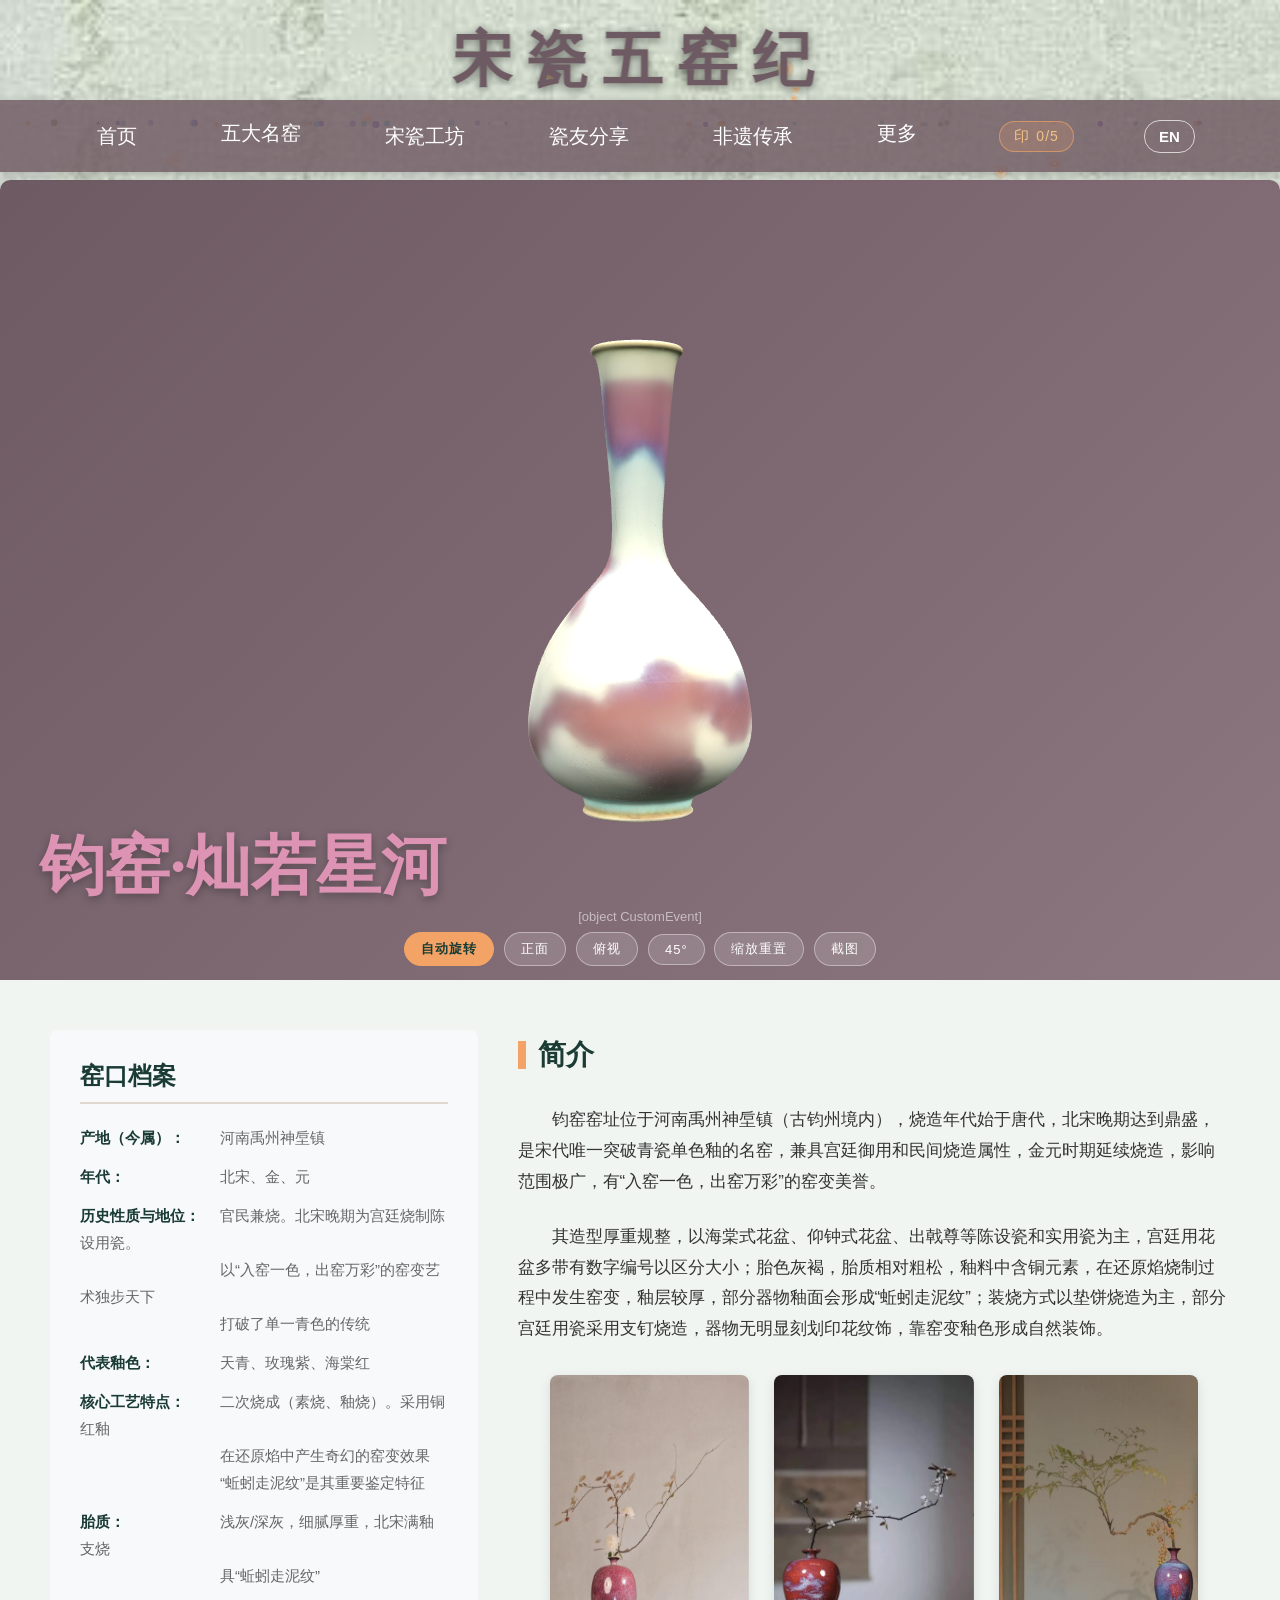
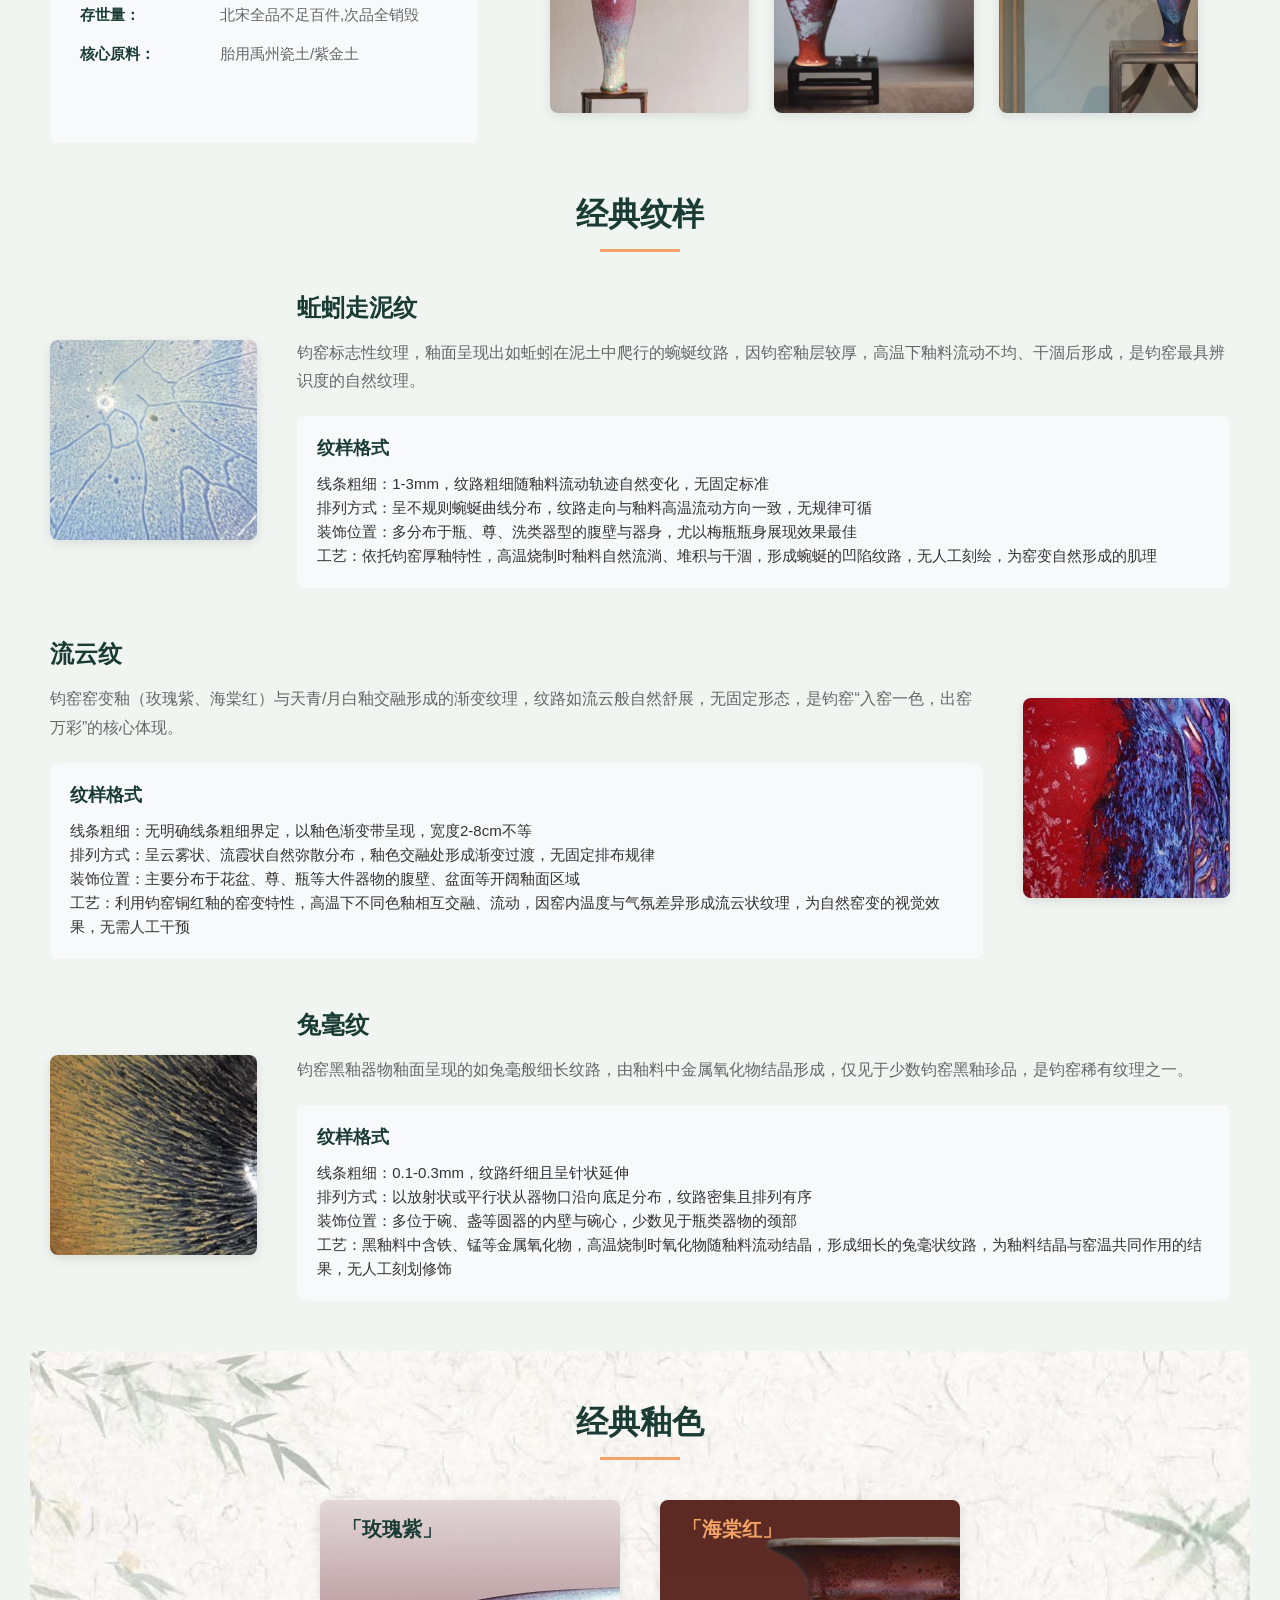
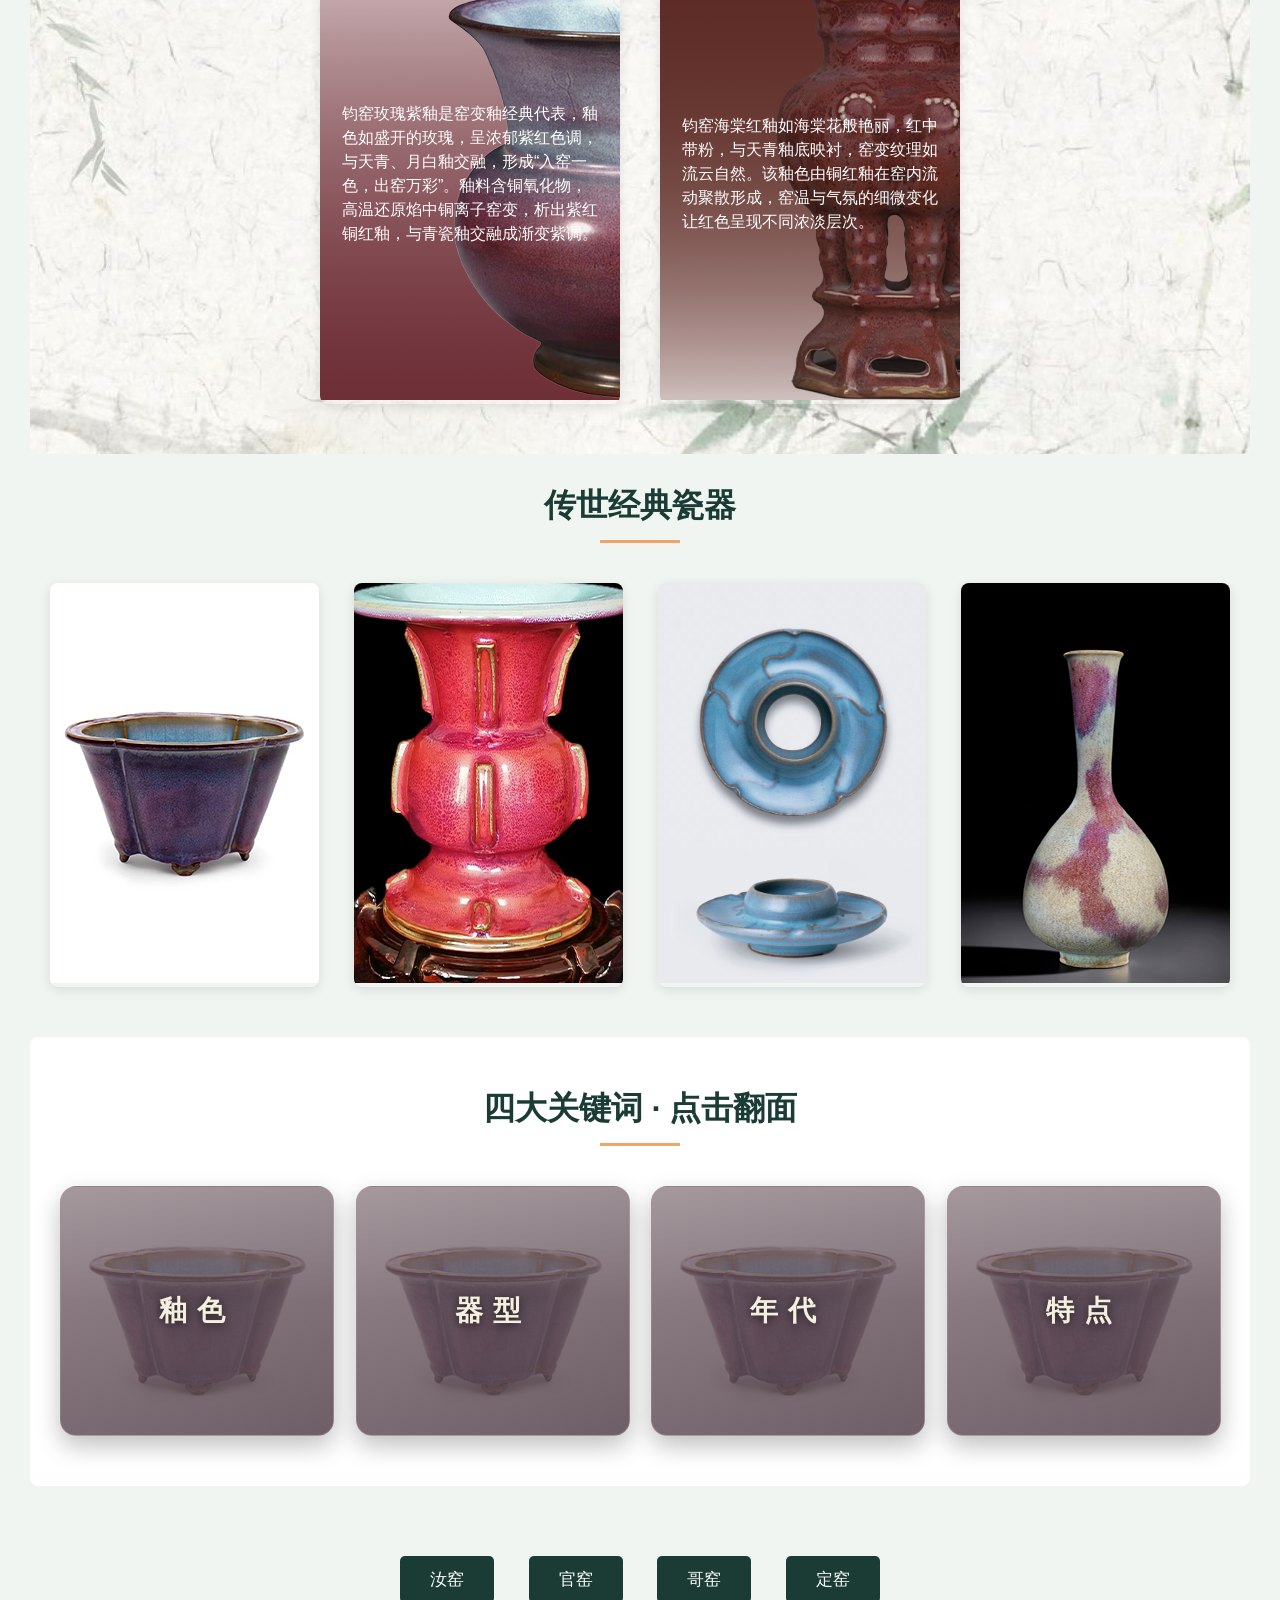
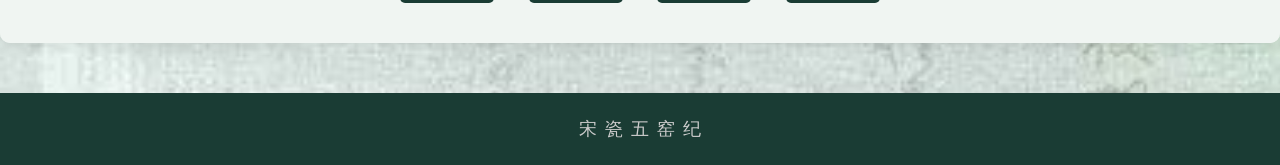
<file: junyao.html>
<!DOCTYPE html>
<html lang="zh-CN">
	<head>
		<meta charset="utf-8">
	<meta name="viewport" content="width=device-width, initial-scale=1.0">
		<title>钧窑·入窑一色 出窑万彩 | 宋瓷五窑纪</title>
		<link rel="stylesheet" href="css/common.css?v=2">
		<link rel="stylesheet" href="css/porcelain.css?v=5">
		<script src="js/lang-common.js"></script>
		<script src="js/lang-junyao.js"></script>
		<script src="js/i18n.js"></script>
		<script src="js/globalErrorHandler.js"></script>
		<script src="js/nav-touch.js"></script>
			<link rel="stylesheet" href="css/responsive.css">
	</head>
	<body class="page-jun">
		<div class="nav-logo-bar">
			<div class="nav-logo" data-i18n="brand.name">宋瓷五窑纪</div>
		</div>
		<div class="nav-menu-bar">
			<div class="nav-menu">
				<a href="index.html" data-i18n="nav.home">首页</a>
				<div class="nav-dropdown dropdown-wuyaos">
					<a href="#" data-i18n="nav.kilns">五大名窑</a>
					<div class="dropdown-content">
						<a href="ruyao.html" data-i18n="nav.ruyao">汝窑</a>
						<a href="guanyao.html" data-i18n="nav.guanyao">官窑</a>
						<a href="geyao.html" data-i18n="nav.geyao">哥窑</a>
						<a href="junyao.html" data-i18n="nav.junyao">钧窑</a>
						<a href="dingyao.html" data-i18n="nav.dingyao">定窑</a>
					</div>
				</div>
				<a href="workshop.html" data-i18n="nav.workshop">宋瓷工坊</a>
				<a href="share.html" data-i18n="nav.share">瓷友分享</a>
				<a href="heritage.html" data-i18n="nav.heritage">非遗传承</a>
				<div class="nav-dropdown dropdown-more">
					<a href="#" data-i18n="nav.more">更多</a>
					<div class="dropdown-content">
						<a href="funfact.html" data-i18n="nav.funfact">窑口冷知识</a>
						<a href="collection.html" data-i18n="nav.collection">我的收藏</a>
						<a href="contact.html" data-i18n="nav.contact">联系我们</a>

					</div>
				</div>
				<button type="button" class="lang-toggle" id="langToggle">EN</button>
			</div>
		</div>
		<!-- 钧窑页面主体容器 -->
		<div class="detail-container">
			<div class="detail-header detail-header-jun">
				<h1 class="header-title-jun" data-i18n="junyao.title">钧窑·灿若星河</h1>
			</div>
			<!-- 核心内容区（窑口档案+钧窑简介） -->
			<div class="detail-content">
				<div class="side-info">
					<h3 class="side-title" data-i18n="kiln.sideTitle">窑口档案</h3>
					<div class="info-item"><strong data-i18n="kiln.field.place">产地（今属）：</strong><span data-i18n="junyao.place">河南禹州神垕镇</span></div>
					<div class="info-item"><strong data-i18n="kiln.field.era">年代：</strong><span data-i18n="junyao.era">北宋、金、元</span></div>
					<div class="info-item">
						<strong data-i18n="kiln.field.status">历史性质与地位：</strong><span data-i18n="junyao.status1">官民兼烧。北宋晚期为宫廷烧制陈设用瓷。</span><br>
						<span style="margin-left: 140px;" data-i18n="junyao.status2">以“入窑一色，出窑万彩”的窑变艺术独步天下</span><br>
						<span style="margin-left: 140px;" data-i18n="junyao.status3">打破了单一青色的传统</span>
					</div>
					<div class="info-item"><strong data-i18n="kiln.field.glaze">代表釉色：</strong><span data-i18n="junyao.glaze">天青、玫瑰紫、海棠红</span></div>
					<div class="info-item">
						<strong data-i18n="kiln.field.craft">核心工艺特点：</strong><span data-i18n="junyao.craft1">二次烧成（素烧、釉烧）。采用铜红釉</span><br>
						<span style="margin-left: 140px;" data-i18n="junyao.craft2">在还原焰中产生奇幻的窑变效果。</span><br>
						<span style="margin-left: 140px;" data-i18n="junyao.craft3">“蚯蚓走泥纹”是其重要鉴定特征。</span>
					</div>
					<div class="info-item"><strong data-i18n="kiln.field.body">胎质：</strong><span data-i18n="junyao.body1">浅灰/深灰，细腻厚重，北宋满釉支烧</span><br>
						<span style="margin-left: 140px;" data-i18n="junyao.body2">具“蚯蚓走泥纹”</span>
					</div>
					<div class="info-item"><strong data-i18n="kiln.field.surviving">存世量：</strong><span data-i18n="junyao.surviving">北宋全品不足百件,次品全销毁</span></div>
					<div class="info-item"><strong data-i18n="kiln.field.material">核心原料：</strong><span data-i18n="junyao.material">胎用禹州瓷土/紫金土</span></div>
				</div>
				<div class="main-content">
					<h3 class="content-title" data-i18n="kiln.introTitle">钧窑简介</h3>
					<p class="content-text" data-i18n="junyao.intro1">
						钧窑窑址位于河南禹州神垕镇（古钧州境内），烧造年代始于唐代，北宋晚期达到鼎盛，是宋代唯一突破青瓷单色釉的名窑，兼具宫廷御用和民间烧造属性，金元时期延续烧造，影响范围极广，有“入窑一色，出窑万彩”的窑变美誉。
					</p>
					<p class="content-text" data-i18n="junyao.intro2">
						其造型厚重规整，以海棠式花盆、仰钟式花盆、出戟尊等陈设瓷和实用瓷为主，宫廷用花盆多带有数字编号以区分大小；胎色灰褐，胎质相对粗松，釉料中含铜元素，在还原焰烧制过程中发生窑变，釉层较厚，部分器物釉面会形成“蚯蚓走泥纹”；装烧方式以垫饼烧造为主，部分宫廷用瓷采用支钉烧造，器物无明显刻划印花纹饰，靠窑变釉色形成自然装饰。
					</p>
					<div class="img-box">
				<span class="zoom-tip" data-i18n="kiln.zoomTip">悬停放大查看细节</span>
						<img src="img/钧窑1.jpg" class="detail-img" alt="钧窑1">
						<img src="img/钧窑2.jpg" class="detail-img" alt="钧窑2">
						<img src="img/钧窑3.jpg" class="detail-img" alt="钧窑3">
					</div>
				</div>
			</div>
			<!-- 新增：纹样模块 -->
			<div class="pattern-module">
				<h3 class="module-title" data-i18n="kiln.patternTitle">钧窑经典纹样</h3>
				<div class="pattern-list">
					<!-- 纹样1：图左文右 -->
					<div class="pattern-item">
						<img src="img/蚯蚓走泥纹（钧）.png" class="pattern-img" alt="蚯蚓走泥纹">
						<div class="pattern-info">
							<h4 class="pattern-name" data-i18n="junyao.pattern1.name">蚯蚓走泥纹</h4>
							<p class="pattern-desc" data-i18n="junyao.pattern1.desc">
								钧窑标志性纹理，釉面呈现出如蚯蚓在泥土中爬行的蜿蜒纹路，因钧窑釉层较厚，高温下釉料流动不均、干涸后形成，是钧窑最具辨识度的自然纹理。
							</p>
							<div class="pattern-format">
								<h5 data-i18n="kiln.patternFormat">纹样格式</h5>
								<p data-i18n-html="junyao.pattern1.format"> 线条粗细：1-3mm，纹路粗细随釉料流动轨迹自然变化，无固定标准<br>
									排列方式：呈不规则蜿蜒曲线分布，纹路走向与釉料高温流动方向一致，无规律可循<br>
									装饰位置：多分布于瓶、尊、洗类器型的腹壁与器身，尤以梅瓶瓶身展现效果最佳<br>
									工艺：依托钧窑厚釉特性，高温烧制时釉料自然流淌、堆积与干涸，形成蜿蜒的凹陷纹路，无人工刻绘，为窑变自然形成的肌理
								</p>
							</div>
						</div>
					</div>
					<!-- 纹样2：图右文左 -->
					<div class="pattern-item">
						<img src="img/流云纹（钧）.png" class="pattern-img" alt="流云纹">
						<div class="pattern-info">
							<h4 class="pattern-name" data-i18n="junyao.pattern2.name">流云纹</h4>
							<p class="pattern-desc" data-i18n="junyao.pattern2.desc">
								钧窑窑变釉（玫瑰紫、海棠红）与天青/月白釉交融形成的渐变纹理，纹路如流云般自然舒展，无固定形态，是钧窑“入窑一色，出窑万彩”的核心体现。
							</p>
							<div class="pattern-format">
								<h5 data-i18n="kiln.patternFormat">纹样格式</h5>
								<p data-i18n-html="junyao.pattern2.format"> 线条粗细：无明确线条粗细界定，以釉色渐变带呈现，宽度2-8cm不等<br>
									排列方式：呈云雾状、流霞状自然弥散分布，釉色交融处形成渐变过渡，无固定排布规律<br>
									装饰位置：主要分布于花盆、尊、瓶等大件器物的腹壁、盆面等开阔釉面区域<br>
									工艺：利用钧窑铜红釉的窑变特性，高温下不同色釉相互交融、流动，因窑内温度与气氛差异形成流云状纹理，为自然窑变的视觉效果，无需人工干预
								</p>
							</div>
						</div>
					</div>
					<!-- 纹样3：图左文右 -->
					<div class="pattern-item">
						<img src="img/兔毫纹（钧）.png" class="pattern-img" alt="兔毫纹">
						<div class="pattern-info">
							<h4 class="pattern-name" data-i18n="junyao.pattern3.name">兔毫纹</h4>
							<p class="pattern-desc" data-i18n="junyao.pattern3.desc">
								钧窑黑釉器物釉面呈现的如兔毫般细长纹路，由釉料中金属氧化物结晶形成，仅见于少数钧窑黑釉珍品，是钧窑稀有纹理之一。
							</p>
							<div class="pattern-format">
								<h5 data-i18n="kiln.patternFormat">纹样格式</h5>
								<p data-i18n-html="junyao.pattern3.format"> 线条粗细：0.1-0.3mm，纹路纤细且呈针状延伸<br>
									排列方式：以放射状或平行状从器物口沿向底足分布，纹路密集且排列有序<br>
									装饰位置：多位于碗、盏等圆器的内壁与碗心，少数见于瓶类器物的颈部<br>
									工艺：黑釉料中含铁、锰等金属氧化物，高温烧制时氧化物随釉料流动结晶，形成细长的兔毫状纹路，为釉料结晶与窑温共同作用的结果，无人工刻划修饰
								</p>
							</div>
						</div>
					</div>
				</div>
			</div>
			<!-- 釉色模块-->
			<div class="glaze-module glaze-module-jun">
				<h3 class="module-title" data-i18n="kiln.glazeTitle">钧窑经典釉色</h3>
				<div class="glaze-list">
					<div class="glaze-card">
						<img src="img/钧窑玫瑰紫.png" class="glaze-img" alt="玫瑰紫">
						<div class="glaze-text-jun">
							<h4 style="color: #1a3c34;" data-i18n="junyao.glaze1.name">「玫瑰紫」</h4>
							<p data-i18n="junyao.glaze1.desc">
								钧窑玫瑰紫釉是窑变釉经典代表，釉色如盛开的玫瑰，呈浓郁紫红色调，与天青、月白釉交融，形成”入窑一色，出窑万彩”。釉料含铜氧化物，高温还原焰中铜离子窑变，析出紫红铜红釉，与青瓷釉交融成渐变紫调。
							</p>
						</div>
					</div>
					<div class="glaze-card">
						<img src="img/钧窑海棠红.png" class="glaze-img" alt="海棠红">
						<div class="glaze-text-jun">
							<h4 data-i18n="junyao.glaze2.name">「海棠红」</h4>
							<p data-i18n="junyao.glaze2.desc">
								钧窑海棠红釉如海棠花般艳丽，红中带粉，与天青釉底映衬，窑变纹理如流云自然。该釉色由铜红釉在窑内流动聚散形成，窑温与气氛的细微变化让红色呈现不同浓淡层次。
							</p>
						</div>
					</div>
				</div>
			</div>
			<!-- 经典瓷器模块（hover显示文字） -->
			<div class="classic-module">
				<h3 class="module-title" data-i18n="kiln.classicTitle">钧窑传世经典瓷器</h3>
				<div class="classic-list">
					<div class="classic-card">
						<img src="img/钧窑玫瑰紫釉海棠式花盆.png" class="classic-img" alt="钧窑玫瑰紫釉海棠式花盆">
						<div class="classic-mask">
							<h4 class="classic-name" data-i18n="junyao.classic1.name">钧窑玫瑰紫釉海棠式花盆</h4>
							<p class="classic-info" data-i18n="junyao.classic1.desc">
								钧窑玫瑰紫釉海棠式花盆是北宋钧窑官窑经典陈设用瓷，仿海棠花形烧制而成。花盆高11.9厘米，口横20.8厘米、口纵16厘米，足横11.7厘米、足纵8.4厘米，呈四瓣海棠花形，广口折沿、深腹上丰下敛、平底承四如意云头足的造型结构，盆底开五枚渗水圆孔。盆内施天蓝色窑变釉，外施玫瑰紫色窑变釉，口沿及出筋处呈酱色，底部涂酱色护胎釉并见支烧钉痕与刻字。该器物是宋代钧窑“入窑一色，出窑万彩”窑变工艺的典范，为宫廷御用花器，现收藏于北京故宫博物院。
							</p>
						</div>
					</div>
					<div class="classic-card">
						<img src="img/钧窑海棠红釉出戟尊.png" class="classic-img" alt="钧窑海棠红釉出戟尊">
						<div class="classic-mask">
							<h4 class="classic-name" data-i18n="junyao.classic2.name">钧窑海棠红釉出戟尊</h4>
							<p class="classic-info" data-i18n="junyao.classic2.desc">
								钧窑海棠红釉出戟尊是北宋钧窑官窑礼器，仿商周青铜尊形制创制而成。尊器身呈圆形，口沿外撇、长颈、圆腹、圈足，颈腹之间凸起数道戟棱的造型结构，通体施海棠红色窑变釉，釉色交融晕散，与天青釉色形成鲜明层次。该器物是宋代钧窑仿古造型与窑变工艺结合的代表，为宫廷陈设重器，现收藏于北京故宫博物院。
							</p>
						</div>
					</div>
					<div class="classic-card">
						<img src="img/钧窑天蓝釉盏托.jpg" class="classic-img" alt="钧窑天蓝釉盏托">
						<div class="classic-mask">
							<h4 class="classic-name" data-i18n="junyao.classic3.name">钧窑天蓝釉盏托</h4>
							<p class="classic-info" data-i18n="junyao.classic3.desc">
								钧窑天蓝釉盏托是北宋钧窑文房用瓷，高5.6厘米，口径5.9厘米，底径4厘米。盏托呈杯形口、弧腹、中部出托沿、圈足中空的造型结构，盏与托连烧成型，通体施天蓝色乳浊釉，施釉不及底，圈足端露深褐色胎。该器物是宋代饮茶器具的经典形制，集中展现了钧窑天蓝釉的澄澈质感，现收藏于北京故宫博物院。
							</p>
						</div>
					</div>
					<div class="classic-card">
						<img src="img/钧窑紫斑长颈瓶.png" class="classic-img" alt="钧窑紫斑釉长颈瓶">
						<div class="classic-mask">
							<h4 class="classic-name" data-i18n="junyao.classic4.name">钧窑紫斑釉长颈瓶</h4>
							<p class="classic-info" data-i18n="junyao.classic4.desc">
								钧窑天蓝釉紫斑长颈瓶是北宋钧窑陈设瓷，高28.3厘米，口径约13厘米。瓶呈小口、细长颈、圆腹、圈足的造型结构，通体施天蓝色釉，腹部饰自然晕散的紫色窑变斑块，胎质坚硬呈浅灰色，圈足刷芝麻酱色护胎釉。该器物是宋代钧窑紫斑窑变工艺的精品，现收藏于陕西历史博物馆。
							</p>
						</div>
					</div>
				</div>
			</div>
			<!-- 四大关键词翻转卡片 -->
			<div class="quiz-module">
				<h3 class="module-title" data-i18n="kiln.flipTitle">四大关键词 · 点击翻面</h3>
				<div class="quiz-list">
					<div class="quiz-card" tabindex="0" role="button">
						<div class="quiz-inner">
							<div class="quiz-face quiz-front" data-i18n="kiln.flip.glaze">釉色</div>
							<div class="quiz-face quiz-back" data-i18n="junyao.glaze">天青、玫瑰紫、海棠红</div>
						</div>
					</div>
					<div class="quiz-card" tabindex="0" role="button">
						<div class="quiz-inner">
							<div class="quiz-face quiz-front" data-i18n="kiln.flip.form">器型</div>
							<div class="quiz-face quiz-back" data-i18n="junyao.flipForm">海棠式花盆、仰钟式花盆、出戟尊等陈设瓷与实用瓷；宫廷花盆常带数字编号</div>
						</div>
					</div>
					<div class="quiz-card" tabindex="0" role="button">
						<div class="quiz-inner">
							<div class="quiz-face quiz-front" data-i18n="kiln.flip.era">年代</div>
							<div class="quiz-face quiz-back" data-i18n="junyao.era">北宋、金、元</div>
						</div>
					</div>
					<div class="quiz-card" tabindex="0" role="button">
						<div class="quiz-inner">
							<div class="quiz-face quiz-front" data-i18n="kiln.flip.trait">特点</div>
							<div class="quiz-face quiz-back" data-i18n="junyao.flipTrait">“入窑一色，出窑万彩”窑变艺术；铜红釉还原焰烧成；蚯蚓走泥纹；二次烧成</div>
						</div>
					</div>
				</div>
			</div>
			<!-- 互动引导区：其他四窑快捷跳转 -->
			<div class="guide-area">
				<button class="guide-btn" onclick="location.href='ruyao.html'" data-i18n="nav.ruyao">汝窑</button>
				<button class="guide-btn" onclick="location.href='guanyao.html'" data-i18n="nav.guanyao">官窑</button>
				<button class="guide-btn" onclick="location.href='geyao.html'" data-i18n="nav.geyao">哥窑</button>
				<button class="guide-btn" onclick="location.href='dingyao.html'" data-i18n="nav.dingyao">定窑</button>
			</div>
		</div>
		<!-- 页脚 -->
		<div class="footer">
			<p data-i18n="footer.copyright">宋瓷五窑纪</p>
		</div>
	
		<script src="js/seal.js"></script>
		<script src="js/particles.js"></script>
		<script src="js/vendor/three.min.js"></script>
		<script src="js/vendor/GLTFLoader.js"></script>
		<script src="js/models/junyao.js"></script>
		<script src="js/porcelain3d.js?v=6"></script>
	<script src="js/detail-enhance.js?v=2"></script>
	<script src="js/reveal.js?v=4"></script>
</body>
</html>
</file>
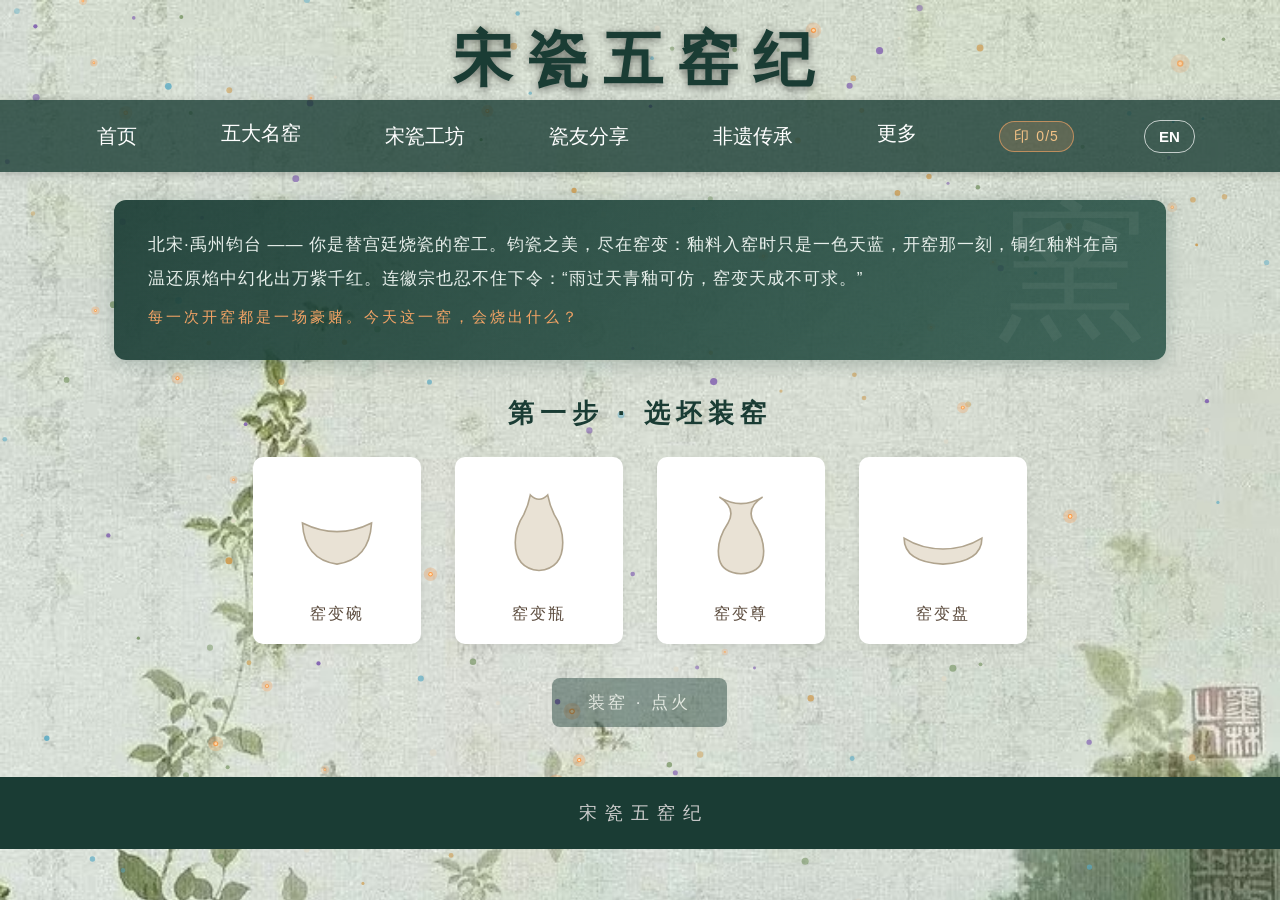
<file: kilnbox.html>
<!DOCTYPE html>
<html lang="zh-CN">
<head>
	<meta charset="utf-8">
	<meta name="viewport" content="width=device-width, initial-scale=1.0">
	<title>窑变盲盒 · 入窑一色 出窑万彩 | 宋瓷五窑纪</title>
	<link rel="stylesheet" href="css/common.css?v=2">
	<link rel="stylesheet" href="css/kilnbox.css">
	<script src="js/lang-common.js"></script>
	<script src="js/lang-kilnbox.js"></script>
	<script src="js/i18n.js"></script>
	<script src="js/globalErrorHandler.js"></script>
	<script src="js/nav-touch.js"></script>
	<script src="js/seal.js"></script>
		<link rel="stylesheet" href="css/responsive.css">
	</head>
<body>
	<div class="nav-logo-bar">
		<div class="nav-logo" data-i18n="brand.name">宋瓷五窑纪</div>
	</div>
	<div class="nav-menu-bar">
		<div class="nav-menu">
			<a href="index.html" data-i18n="nav.home">首页</a>
			<div class="nav-dropdown dropdown-wuyaos">
				<a href="#" data-i18n="nav.kilns">五大名窑</a>
				<div class="dropdown-content">
					<a href="ruyao.html" data-i18n="nav.ruyao">汝窑</a>
					<a href="guanyao.html" data-i18n="nav.guanyao">官窑</a>
					<a href="geyao.html" data-i18n="nav.geyao">哥窑</a>
					<a href="junyao.html" data-i18n="nav.junyao">钧窑</a>
					<a href="dingyao.html" data-i18n="nav.dingyao">定窑</a>
				</div>
			</div>
			<a href="workshop.html" data-i18n="nav.workshop">宋瓷工坊</a>
			<a href="share.html" data-i18n="nav.share">瓷友分享</a>
			<a href="heritage.html" data-i18n="nav.heritage">非遗传承</a>
			<div class="nav-dropdown dropdown-more">
				<a href="#" data-i18n="nav.more">更多</a>
				<div class="dropdown-content">
					<a href="funfact.html" data-i18n="nav.funfact">窑口冷知识</a>
					<a href="collection.html" data-i18n="nav.collection">我的收藏</a>
					<a href="contact.html" data-i18n="nav.contact">联系我们</a>
				</div>
			</div>
			<button type="button" class="lang-toggle" id="langToggle">EN</button>
		</div>
	</div>

	<div class="kilnbox-container">
		<!-- 剧情引子 -->
		<div class="story-bar">
			<p class="story-text" data-i18n="kilnbox.story1">北宋·禹州钧台 —— 你是替宫廷烧瓷的窑工。钧瓷之美，尽在窑变：釉料入窑时只是一色天蓝，开窑那一刻，铜红釉料在高温还原焰中幻化出万紫千红。连徽宗也忍不住下令："雨过天青釉可仿，窑变天成不可求。"</p>
			<p class="story-text sub" data-i18n="kilnbox.story2">每一次开窑都是一场豪赌。今天这一窑，会烧出什么？</p>
		</div>

		<!-- 第一步：选坯 -->
		<div class="kb-step active" id="kbStep1">
			<h2 class="kb-title" data-i18n="kilnbox.step1.title">第一步 · 选坯装窑</h2>
			<div class="kb-shape-list">
				<div class="kb-shape-item" data-shape="bowl">
					<svg viewBox="0 0 100 100"><path d="M18,38 Q20,72 50,76 Q80,72 82,38 Q66,46 50,46 Q34,46 18,38 Z"/></svg>
					<p data-i18n="kilnbox.shape.bowl">窑变碗</p>
				</div>
				<div class="kb-shape-item" data-shape="vase">
					<svg viewBox="0 0 100 100"><path d="M42,12 Q40,22 36,30 Q28,42 28,56 Q28,80 50,82 Q72,80 72,56 Q72,42 64,30 Q60,22 58,12 Q54,16 50,16 Q46,16 42,12 Z"/></svg>
					<p data-i18n="kilnbox.shape.vase">窑变瓶</p>
				</div>
				<div class="kb-shape-item" data-shape="zun">
					<svg viewBox="0 0 100 100"><path d="M30,14 Q46,24 38,38 Q26,56 30,72 Q33,84 50,85 Q67,84 70,72 Q74,56 62,38 Q54,24 70,14 Q60,20 50,20 Q40,20 30,14 Z"/></svg>
					<p data-i18n="kilnbox.shape.zun">窑变尊</p>
				</div>
				<div class="kb-shape-item" data-shape="plate">
					<svg viewBox="0 0 100 100"><path d="M14,52 Q14,74 50,76 Q86,74 86,52 Q70,62 50,62 Q30,62 14,52 Z"/></svg>
					<p data-i18n="kilnbox.shape.plate">窑变盘</p>
				</div>
			</div>
			<div class="kb-btn-group">
				<button class="kb-btn primary" id="kbToFire" disabled data-i18n="kilnbox.btn.fire">装窑 · 点火</button>
			</div>
		</div>

		<!-- 第二步：烧制 -->
		<div class="kb-step" id="kbStep2">
			<h2 class="kb-title" data-i18n="kilnbox.step2.title">第二步 · 入窑烧制</h2>
			<p class="kb-hint" data-i18n="kilnbox.step2.hint">炉温 1280℃，还原焰……釉料中的铜、铁正在悄悄发色</p>
			<div class="kb-kiln">
				<div class="kb-kiln-mouth">
					<div class="kb-flame"></div>
					<div class="kb-glow"></div>
				</div>
				<div class="kb-kiln-body"></div>
				<div class="kb-smoke"><span></span><span></span><span></span></div>
			</div>
			<div class="kb-temp"><div class="kb-temp-fill" id="kbTempFill"></div><span id="kbTempText">0℃</span></div>
		</div>

		<!-- 第三步：开窑 -->
		<div class="kb-step" id="kbStep3">
			<h2 class="kb-title" data-i18n="kilnbox.step3.title">第三步 · 开窑见宝</h2>
			<div class="kb-result">
				<div class="kb-canvas-wrap">
					<canvas id="kbCanvas" width="520" height="560"></canvas>
					<div class="kb-flash" id="kbFlash"></div>
				</div>
				<div class="kb-info">
					<h3 class="kb-piece-name" id="kbPieceName">——</h3>
					<p class="kb-rating" id="kbRating">——</p>
					<p class="kb-desc" id="kbDesc">——</p>
					<p class="kb-trivia" id="kbTrivia"></p>
				</div>
			</div>
		</div>
	</div>

	<!-- 底部导航栏：开窑后显示，位于页脚之前 -->
	<div class="kb-bottom-bar" id="kbBottomBar" style="display:none;">
		<button class="kb-btn primary" id="kbSaveBtn" data-i18n="kilnbox.btn.save">存入收藏</button>
		<button class="kb-btn" id="kbShareBtn" data-i18n="kilnbox.btn.share">生成分享卡片</button>
		<button class="kb-btn" id="kbAgainBtn" data-i18n="kilnbox.btn.again">再烧一窑</button>
	</div>

	<div class="footer">
		<p data-i18n="footer.copyright">宋瓷五窑纪</p>
	</div>

	<script src="js/kilnbox.js"></script>
	<script src="js/particles.js"></script>

	<script src="js/reveal.js?v=3"></script>
</body>
</html>
</file>
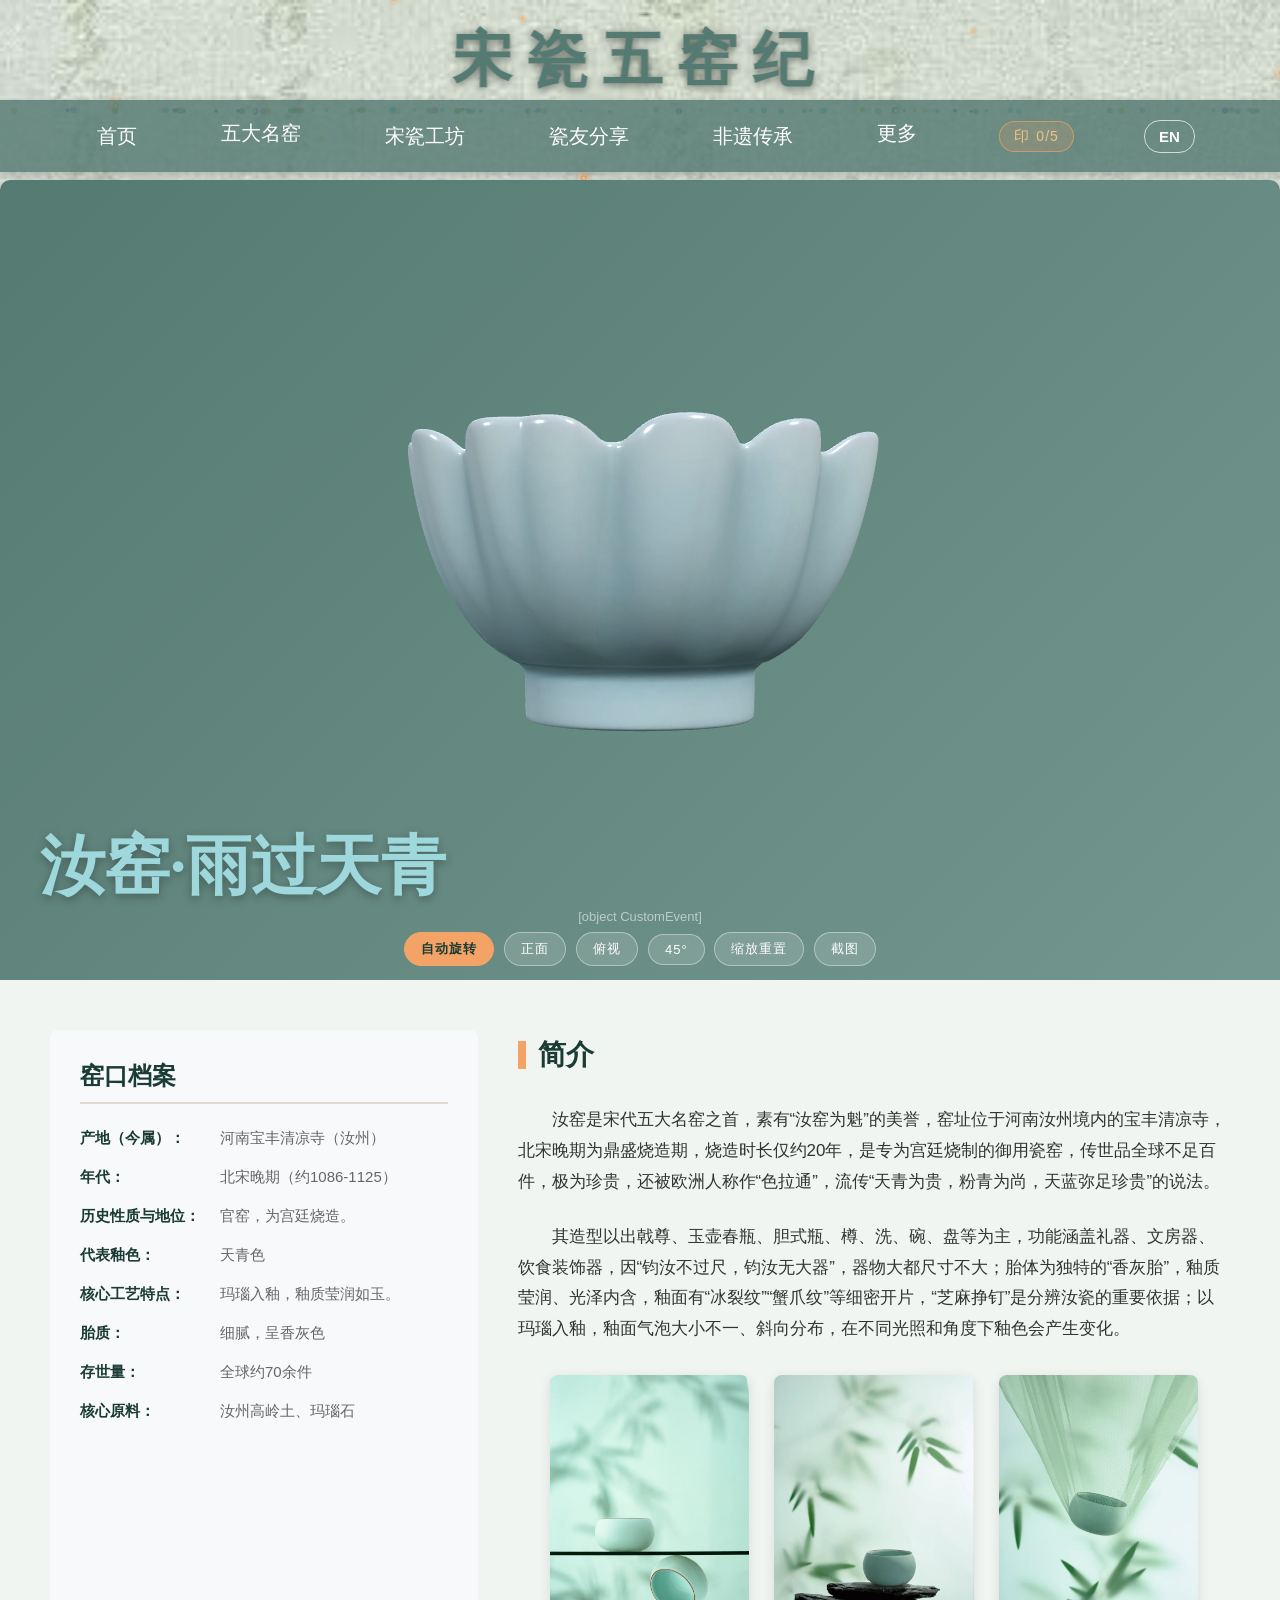
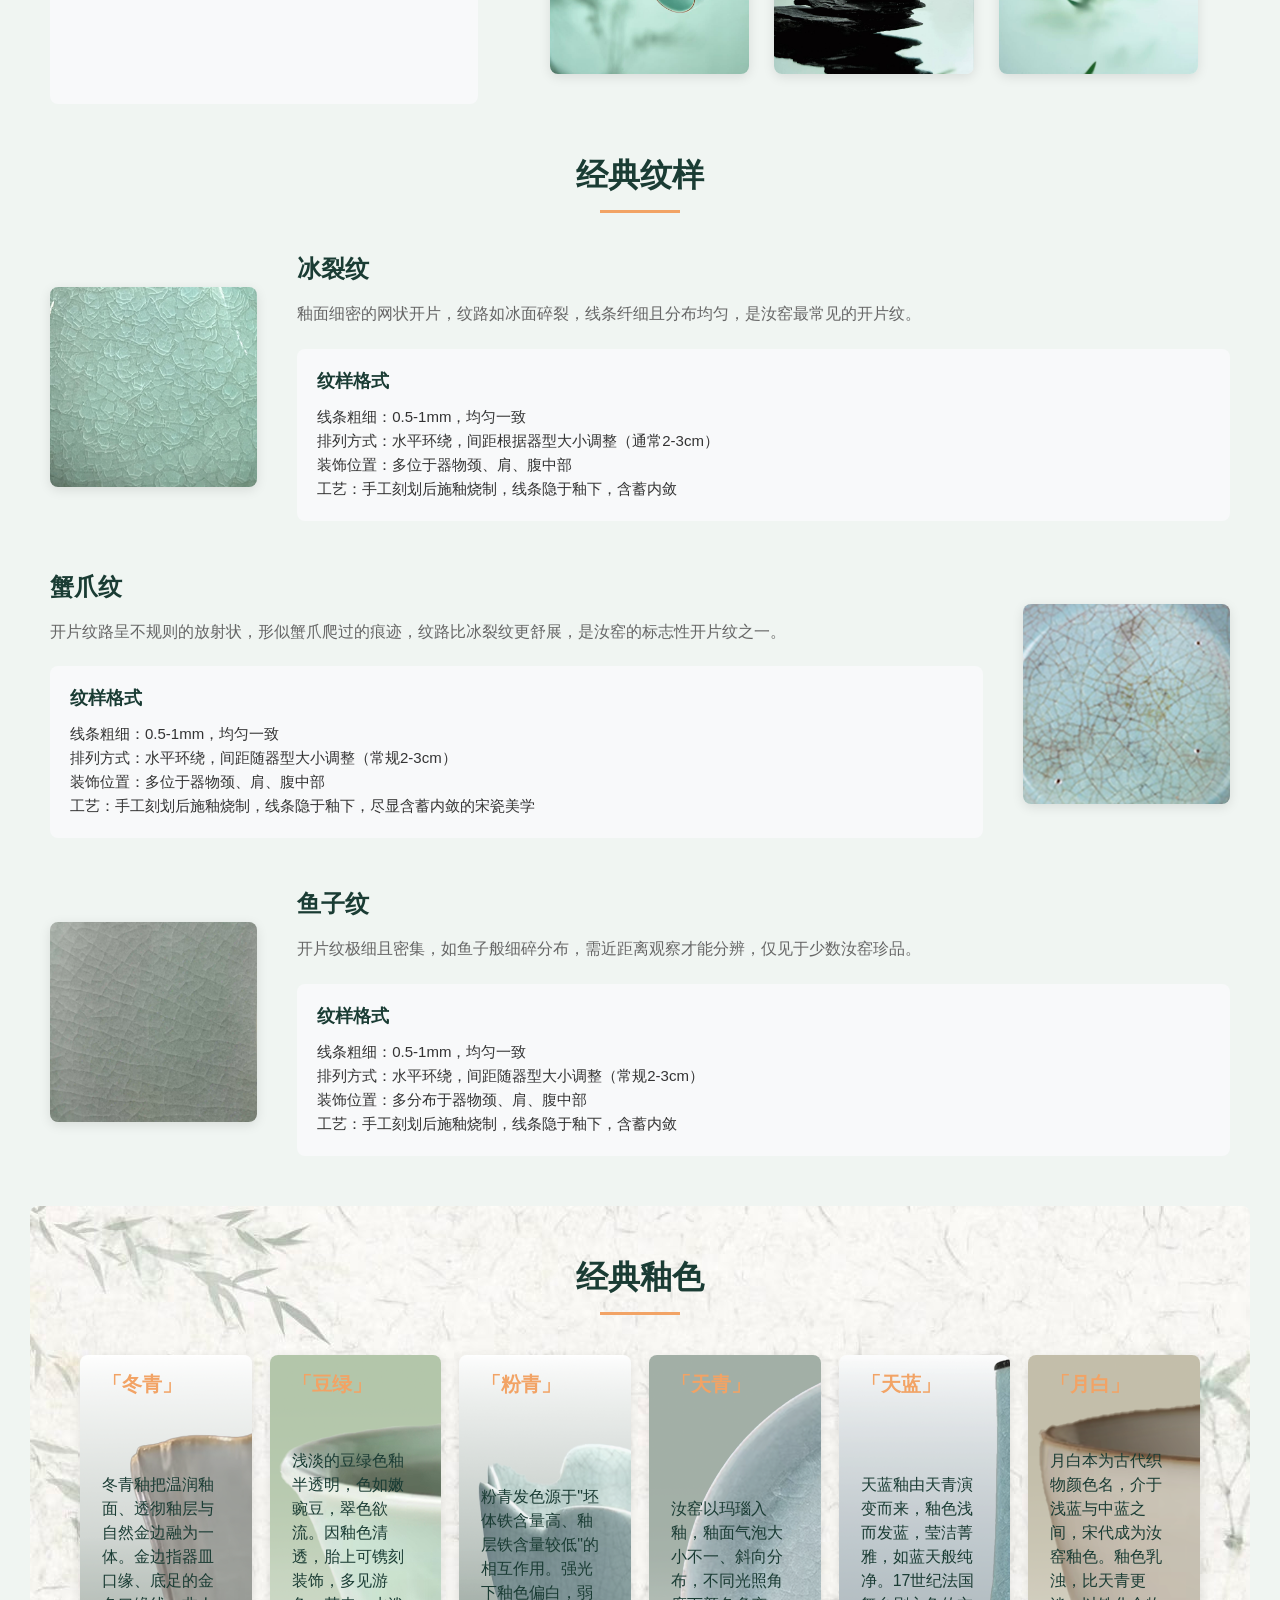
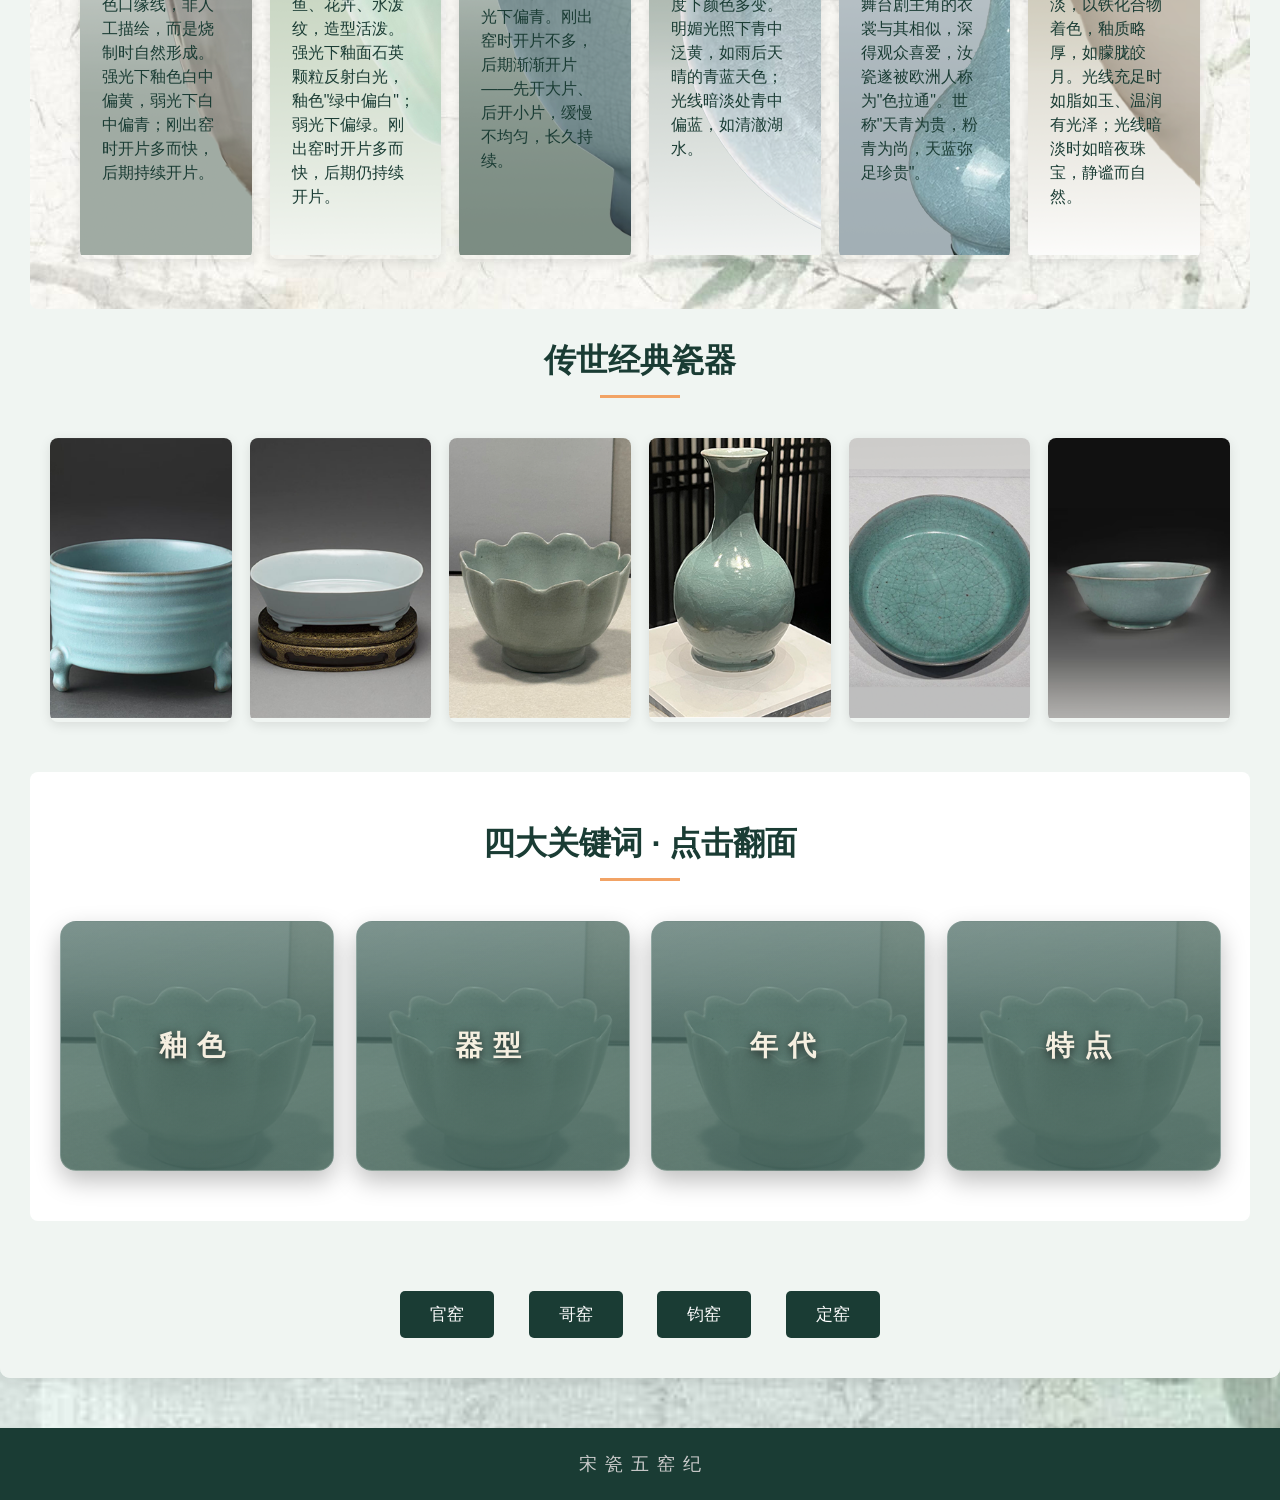
<file: ruyao.html>
<!DOCTYPE html>
<html lang="zh-CN">
	<head>
		<meta charset="utf-8">
	<meta name="viewport" content="width=device-width, initial-scale=1.0">
		<title>汝窑·雨过天青 | 宋瓷五窑纪</title>
		<link rel="stylesheet" href="css/common.css?v=2">
		<link rel="stylesheet" href="css/porcelain.css?v=5">
		<script src="js/lang-common.js"></script>
		<script src="js/lang-ruyao.js"></script>
		<script src="js/i18n.js"></script>
		<script src="js/globalErrorHandler.js"></script>
		<script src="js/nav-touch.js"></script>
			<link rel="stylesheet" href="css/responsive.css">
	</head>
	<body class="page-ru">
		<div class="nav-logo-bar">
			<div class="nav-logo" data-i18n="brand.name">宋瓷五窑纪</div>
		</div>
		<div class="nav-menu-bar">
			<div class="nav-menu">
				<a href="index.html" data-i18n="nav.home">首页</a>
				<div class="nav-dropdown dropdown-wuyaos">
					<a href="#" data-i18n="nav.kilns">五大名窑</a>
					<div class="dropdown-content">
						<a href="ruyao.html" data-i18n="nav.ruyao">汝窑</a>
						<a href="guanyao.html" data-i18n="nav.guanyao">官窑</a>
						<a href="geyao.html" data-i18n="nav.geyao">哥窑</a>
						<a href="junyao.html" data-i18n="nav.junyao">钧窑</a>
						<a href="dingyao.html" data-i18n="nav.dingyao">定窑</a>
					</div>
				</div>
				<a href="workshop.html" data-i18n="nav.workshop">宋瓷工坊</a>
				<a href="share.html" data-i18n="nav.share">瓷友分享</a>
				<a href="heritage.html" data-i18n="nav.heritage">非遗传承</a>
				<div class="nav-dropdown dropdown-more">
					<a href="#" data-i18n="nav.more">更多</a>
					<div class="dropdown-content">
						<a href="funfact.html" data-i18n="nav.funfact">窑口冷知识</a>
						<a href="collection.html" data-i18n="nav.collection">我的收藏</a>
						<a href="contact.html" data-i18n="nav.contact">联系我们</a>

					</div>
				</div>
				<button type="button" class="lang-toggle" id="langToggle">EN</button>
			</div>
		</div>
		<!-- 汝窑页面主体容器 -->
		<div class="detail-container">
			<div class="detail-header detail-header-ru">
				<h1 class="header-title-ru " data-i18n="ruyao.title">汝窑·雨过天青</h1>
			</div>
			<!-- 核心内容区（窑口档案+汝窑简介） -->
			<div class="detail-content">
				<div class="side-info">
					<h3 class="side-title" data-i18n="kiln.sideTitle">窑口档案</h3>
					<div class="info-item"><strong data-i18n="kiln.field.place">产地（今属）：</strong><span data-i18n="ruyao.place">河南宝丰清凉寺（汝州）</span></div>
					<div class="info-item"><strong data-i18n="kiln.field.era">年代：</strong><span data-i18n="ruyao.era">北宋晚期（约1086-1125）</span></div>
					<div class="info-item">
						<strong data-i18n="kiln.field.status">历史性质与地位：</strong><span data-i18n="ruyao.status">官窑，为宫廷烧造。</span>
					</div>
					<div class="info-item"><strong data-i18n="kiln.field.glaze">代表釉色：</strong><span data-i18n="ruyao.glaze">天青色</span></div>
					<div class="info-item">
						<strong data-i18n="kiln.field.craft">核心工艺特点：</strong><span data-i18n="ruyao.craft">玛瑙入釉，釉质莹润如玉。</span>
					</div>
					<div class="info-item"><strong data-i18n="kiln.field.body">胎质：</strong><span data-i18n="ruyao.body">细腻，呈香灰色</span></div>
					<div class="info-item"><strong data-i18n="kiln.field.surviving">存世量：</strong><span data-i18n="ruyao.surviving">全球约70余件</span></div>
					<div class="info-item"><strong data-i18n="kiln.field.material">核心原料：</strong><span data-i18n="ruyao.material">汝州高岭土、玛瑙石</span></div>
				</div>
				<div class="main-content">
					<h3 class="content-title" data-i18n="kiln.introTitle">汝窑简介</h3>
					<p class="content-text" data-i18n="ruyao.intro1">
						汝窑是宋代五大名窑之首，素有“汝窑为魁”的美誉，窑址位于河南汝州境内的宝丰清凉寺，北宋晚期为鼎盛烧造期，烧造时长仅约20年，是专为宫廷烧制的御用瓷窑，传世品全球不足百件，极为珍贵，还被欧洲人称作“色拉通”，流传“天青为贵，粉青为尚，天蓝弥足珍贵”的说法。
					</p>
					<p class="content-text" data-i18n="ruyao.intro2">
						其造型以出戟尊、玉壶春瓶、胆式瓶、樽、洗、碗、盘等为主，功能涵盖礼器、文房器、饮食装饰器，因“钧汝不过尺，钧汝无大器”，器物大都尺寸不大；胎体为独特的“香灰胎”，釉质莹润、光泽内含，釉面有“冰裂纹”“蟹爪纹”等细密开片，“芝麻挣钉”是分辨汝瓷的重要依据；以玛瑙入釉，釉面气泡大小不一、斜向分布，在不同光照和角度下釉色会产生变化。
					</p>
					<div class="img-box">
						<span class="zoom-tip" data-i18n="kiln.zoomTip">悬停放大查看细节</span>
						<img src="img/汝窑3.jpg" class="detail-img" alt="汝窑天青釉洗">
						<img src="img/汝窑9.jpg" class="detail-img" alt="汝窑弦纹樽">
						<img src="img/汝窑4.jpg" class="detail-img" alt="汝窑葵花式盏托">
					</div>
				</div>
			</div>
			<!-- 新增：纹样模块 -->
			<div class="pattern-module">
				<h3 class="module-title" data-i18n="kiln.patternTitle">汝窑经典纹样</h3>
				<div class="pattern-list">
					<!-- 纹样1：图左文右 -->
					<div class="pattern-item">
						<img src="img/冰裂纹（汝）.png" class="pattern-img" alt="冰裂纹">
						<div class="pattern-info">
							<h4 class="pattern-name" data-i18n="ruyao.pattern1.name">冰裂纹</h4>
							<p class="pattern-desc" data-i18n="ruyao.pattern1.desc">
								釉面细密的网状开片，纹路如冰面碎裂，线条纤细且分布均匀，是汝窑最常见的开片纹。
							</p>
							<div class="pattern-format">
								<h5 data-i18n="kiln.patternFormat">纹样格式</h5>
								<p data-i18n-html="ruyao.pattern1.format"> 线条粗细：0.5-1mm，均匀一致<br>
									排列方式：水平环绕，间距根据器型大小调整（通常2-3cm）<br>
									装饰位置：多位于器物颈、肩、腹中部<br>
									工艺：手工刻划后施釉烧制，线条隐于釉下，含蓄内敛
								</p>
							</div>
						</div>
					</div>
					<!-- 纹样2：图右文左 -->
					<div class="pattern-item">
						<img src="img/蟹爪纹（汝）.png" class="pattern-img" alt="蟹爪纹">
						<div class="pattern-info">
							<h4 class="pattern-name" data-i18n="ruyao.pattern2.name">蟹爪纹</h4>
							<p class="pattern-desc" data-i18n="ruyao.pattern2.desc">
								开片纹路呈不规则的放射状，形似蟹爪爬过的痕迹，纹路比冰裂纹更舒展，是汝窑的标志性开片纹之一。
							</p>
							<div class="pattern-format">
								<h5 data-i18n="kiln.patternFormat">纹样格式</h5>
								<p data-i18n-html="ruyao.pattern2.format"> 线条粗细：0.5-1mm，均匀一致<br>
									排列方式：水平环绕，间距随器型大小调整（常规2-3cm）<br>
									装饰位置：多位于器物颈、肩、腹中部<br>
									工艺：手工刻划后施釉烧制，线条隐于釉下，尽显含蓄内敛的宋瓷美学
								</p>
							</div>
						</div>
					</div>
					<!-- 纹样3：图左文右 -->
					<div class="pattern-item">
						<img src="img/鱼子纹（汝）.png" class="pattern-img" alt="冰裂纹">
						<div class="pattern-info">
							<h4 class="pattern-name" data-i18n="ruyao.pattern3.name">鱼子纹</h4>
							<p class="pattern-desc" data-i18n="ruyao.pattern3.desc">
								开片纹极细且密集，如鱼子般细碎分布，需近距离观察才能分辨，仅见于少数汝窑珍品。
							</p>
							<div class="pattern-format">
								<h5 data-i18n="kiln.patternFormat">纹样格式</h5>
								<p data-i18n-html="ruyao.pattern3.format"> 线条粗细：0.5-1mm，均匀一致<br>
									排列方式：水平环绕，间距随器型大小调整（常规2-3cm）<br>
									装饰位置：多分布于器物颈、肩、腹中部<br>
									工艺：手工刻划后施釉烧制，线条隐于釉下，含蓄内敛
								</p>
							</div>
						</div>
					</div>
				</div>
			</div>
			<!-- 釉色模块-->
			<div class="glaze-module glaze-module-ru">
				<h3 class="module-title" data-i18n="kiln.glazeTitle">汝窑经典釉色</h3>
				<div class="glaze-list">
					<div class="glaze-card">
						<img src="img/汝窑冬青.png" class="glaze-img" alt="冬青">
						<div class="glaze-text">
							<h4 data-i18n="ruyao.glaze1.name">「冬青」</h4>
							<p data-i18n="ruyao.glaze1.desc">冬青釉把温润釉面、透彻釉层与自然金边融为一体。金边指器皿口缘、底足的金色口缘线，非人工描绘，而是烧制时自然形成。强光下釉色白中偏黄，弱光下白中偏青；刚出窑时开片多而快，后期持续开片。</p>
						</div>
					</div>
					<div class="glaze-card">
						<img src="img/汝窑豆青.png" class="glaze-img" alt="豆青">
						<div class="glaze-text">
							<h4 data-i18n="ruyao.glaze2.name">「豆绿」</h4>
							<p data-i18n="ruyao.glaze2.desc">浅淡的豆绿色釉半透明，色如嫩豌豆，翠色欲流。因釉色清透，胎上可镌刻装饰，多见游鱼、花卉、水泼纹，造型活泼。强光下釉面石英颗粒反射白光，釉色"绿中偏白"；弱光下偏绿。刚出窑时开片多而快，后期仍持续开片。</p>
						</div>
					</div>
					<div class="glaze-card">
						<img src="img/汝窑粉青.png" class="glaze-img" alt="粉青">
						<div class="glaze-text">
							<h4 data-i18n="ruyao.glaze3.name">「粉青」</h4>
							<p data-i18n="ruyao.glaze3.desc">粉青发色源于"坯体铁含量高、釉层铁含量较低"的相互作用。强光下釉色偏白，弱光下偏青。刚出窑时开片不多，后期渐渐开片——先开大片、后开小片，缓慢不均匀，长久持续。</p>
						</div>
					</div>
					<div class="glaze-card">
						<img src="img/汝窑天青.png" class="glaze-img" alt="天青">
						<div class="glaze-text">
							<h4 data-i18n="ruyao.glaze4.name">「天青」</h4>
							<p data-i18n="ruyao.glaze4.desc">汝窑以玛瑙入釉，釉面气泡大小不一、斜向分布，不同光照角度下颜色多变。明媚光照下青中泛黄，如雨后天晴的青蓝天色；光线暗淡处青中偏蓝，如清澈湖水。</p>
						</div>
					</div>

					<div class="glaze-card">
						<img src="img/汝窑天蓝.png" class="glaze-img" alt="天蓝">
						<div class="glaze-text">
							<h4 data-i18n="ruyao.glaze5.name">「天蓝」</h4>
							<p data-i18n="ruyao.glaze5.desc">天蓝釉由天青演变而来，釉色浅而发蓝，莹洁菁雅，如蓝天般纯净。17世纪法国舞台剧主角的衣裳与其相似，深得观众喜爱，汝瓷遂被欧洲人称为"色拉通"。世称"天青为贵，粉青为尚，天蓝弥足珍贵"。</p>
						</div>
					</div>
					<div class="glaze-card">
						<img src="img/汝窑月白.png" class="glaze-img" alt="月白">
						<div class="glaze-text">
							<h4 data-i18n="ruyao.glaze6.name">「月白」</h4>
							<p data-i18n="ruyao.glaze6.desc">月白本为古代织物颜色名，介于浅蓝与中蓝之间，宋代成为汝窑釉色。釉色乳浊，比天青更淡，以铁化合物着色，釉质略厚，如朦胧皎月。光线充足时如脂如玉、温润有光泽；光线暗淡时如暗夜珠宝，静谧而自然。</p>
						</div>
					</div>
				</div>
			</div>
			<!-- 经典瓷器模块（hover显示文字） -->
			<div class="classic-module classic-module-ru">
				<h3 class="module-title" data-i18n="kiln.classicTitle">汝窑传世经典瓷器</h3>
				<div class="classic-list">
					<div class="classic-card">
						<img src="img/汝窑天青釉弦纹樽.png" class="classic-img" alt="汝窑天青釉弦纹樽">
						<div class="classic-mask">
							<h4 class="classic-name" data-i18n="ruyao.classic1.name">汝窑天青釉弦纹樽</h4>
							<p class="classic-info" data-i18n="ruyao.classic1.desc">此樽直口，平底，口、底径度相若。外壁近口及近足处各凸起弦纹两道，腹中部凸起弦纹三道。下承以三足。外底有5个细小支烧钉痕。里外满施淡天青色釉，釉面开细碎纹片。
								<br>此樽仿汉代铜樽造型，器形规整，仿古逼真，釉色莹润光洁，浓淡对比自然。瓷樽始于宋，汝窑、定窑、龙泉窑均有烧造，为陈设用品。目前所见传世宋代汝窑天青釉弦纹樽只有两件，除故宫博物
								<br>院收藏的这件以外，英国伦敦大维德基金会也收藏一件。</p>
						</div>
					</div>
					<div class="classic-card">
						<img src="img/汝窑天青釉椭圆形水仙盆.png" class="classic-img" alt="汝窑天青釉椭圆形水仙盆">
						<div class="classic-mask">
							<h4 class="classic-name" data-i18n="ruyao.classic2.name">汝窑天青釉椭圆形水仙盆</h4>
							<p class="classic-info" data-i18n="ruyao.classic2.desc">宋汝窑青釉椭圆水仙盆釉色天青，凝厚温润，似玉、非玉、而胜玉。而从整体器型看，这个水仙盆的口沿略显矮浅，岁月在它的口沿留下残缺，后世的工匠细致打磨，镶以铜口，让它以相对完整的样貌呈现。釉面上细碎的开片纹，俗称"蟹爪纹"，为汝窑特有，花盆的四足则是如意云头的形状。</p>
						</div>
					</div>
					<div class="classic-card">
						<img src="img/汝窑粉青釉莲花式碗.png" class="classic-img" alt="汝窑粉青釉莲花式温碗">
						<div class="classic-mask">
							<h4 class="classic-name" data-i18n="ruyao.classic3.name">汝窑粉青釉莲花式温碗</h4>
							<p class="classic-info" data-i18n="ruyao.classic3.desc">以莲花或莲瓣作为器物之纹饰及造型，随佛教之传入而盛行，尔后更取其出泥不染之习性，寓意廉洁，广为各类器所采用。该器状似未盛开莲花，线条温柔婉约，高雅清丽。原器应与一执壶配套，为一温酒用器，晚唐至宋所常见。</p>
						</div>
					</div>
					<div class="classic-card">
						<img src="img/汝窑天蓝釉刻花鹅颈瓶.png" class="classic-img" alt="汝窑天蓝釉刻花鹅颈瓶">
						<div class="classic-mask">
							<h4 class="classic-name" data-i18n="ruyao.classic4.name">汝窑天蓝釉刻花鹅颈瓶</h4>
							<p class="classic-info" data-i18n="ruyao.classic4.desc">此瓶为汝窑传世品中唯一的天蓝釉刻花器，存世天蓝釉汝瓷中仅此一件带刻花装饰，造型呈"S"形曲线，釉色与刻花工艺结合体现宋代美学极致追求。其出土填补了汝官窑遗址考古空白，为判定传世汝瓷真伪提供标尺，被誉"中国陶瓷史上的巅峰之作"，李苦禅称"天下博物馆无汝瓷者难称尽善尽美"。</p>
						</div>
					</div>
					<div class="classic-card">
						<img src="img/汝窑天青釉圆洗.png" class="classic-img" alt="汝窑天青釉圆洗">
						<div class="classic-mask">
							<h4 class="classic-name" data-i18n="ruyao.classic5.name">汝窑天青釉圆洗</h4>
							<p class="classic-info" data-i18n="ruyao.classic5.desc">该器高3.3cm，口径13cm，足径8.9cm，洗敞口、浅弧壁、圈足微外撇。胎体呈香灰色，通体施淡天青色釉，釉色莹润如玉，釉面开细密冰裂纹，外底可见三个细小如芝麻粒的支烧钉痕，并镌刻有清代宫廷添加的"乙"字标记。</p>
						</div>
					</div>
					<div class="classic-card">
						<img src="img/宋汝窑天青釉碗.png" class="classic-img" alt="宋汝窑天青釉碗">
						<div class="classic-mask">
							<h4 class="classic-name" data-i18n="ruyao.classic6.name">宋汝窑天青釉碗</h4>
							<p class="classic-info" data-i18n="ruyao.classic6.desc">据载，传世宋代汝窑碗仅存两件，另一件藏于英国大维德基金会。该器物高6.7cm，口径17.1cm，足径7.7cm，釉汁肥润莹亮，釉面呈淡天青色并开细小蝉翼纹片，含玛瑙成分，釉色随光变幻如"雨过天晴云破处"。器表开片有"梨皮蟹爪芝麻花"之称，外底留存5个芝麻支钉痕及乾隆御题诗，被历代称颂为"名瓷之首""宋瓷之冠"，具有"青如天，面如玉"的艺术特征。</p>
						</div>
					</div>
				</div>
			</div>
			<!-- 四大关键词翻转卡片 -->
			<div class="quiz-module">
				<h3 class="module-title" data-i18n="kiln.flipTitle">四大关键词 · 点击翻面</h3>
				<div class="quiz-list">
					<div class="quiz-card" tabindex="0" role="button">
						<div class="quiz-inner">
							<div class="quiz-face quiz-front" data-i18n="kiln.flip.glaze">釉色</div>
							<div class="quiz-face quiz-back" data-i18n="ruyao.glaze">天青色</div>
						</div>
					</div>
					<div class="quiz-card" tabindex="0" role="button">
						<div class="quiz-inner">
							<div class="quiz-face quiz-front" data-i18n="kiln.flip.form">器型</div>
							<div class="quiz-face quiz-back" data-i18n="ruyao.flipForm">出戟尊、玉壶春瓶、胆式瓶、樽、洗、碗、盘等礼器、文房器与饮食器；器物尺寸多小巧（“无大器”）</div>
						</div>
					</div>
					<div class="quiz-card" tabindex="0" role="button">
						<div class="quiz-inner">
							<div class="quiz-face quiz-front" data-i18n="kiln.flip.era">年代</div>
							<div class="quiz-face quiz-back" data-i18n="ruyao.era">北宋晚期（约1086-1125）</div>
						</div>
					</div>
					<div class="quiz-card" tabindex="0" role="button">
						<div class="quiz-inner">
							<div class="quiz-face quiz-front" data-i18n="kiln.flip.trait">特点</div>
							<div class="quiz-face quiz-back" data-i18n="ruyao.flipTrait">玛瑙入釉、釉面莹润如玉；香灰胎；冰裂、蟹爪、鱼子等细密开片；芝麻挣钉支烧</div>
						</div>
					</div>
				</div>
			</div>
			<!-- 互动引导区：其他四窑快捷跳转 -->
			<div class="guide-area">
				<button class="guide-btn" onclick="location.href='guanyao.html'" data-i18n="nav.guanyao">官窑</button>
				<button class="guide-btn" onclick="location.href='geyao.html'" data-i18n="nav.geyao">哥窑</button>
				<button class="guide-btn" onclick="location.href='junyao.html'" data-i18n="nav.junyao">钧窑</button>
				<button class="guide-btn" onclick="location.href='dingyao.html'" data-i18n="nav.dingyao">定窑</button>
			</div>
		</div>
		<!-- 页脚 -->
		<div class="footer">
			<p data-i18n="footer.copyright">宋瓷五窑纪</p>
		</div>
	
		<script src="js/seal.js"></script>
		<script src="js/particles.js"></script>
		<script src="js/vendor/three.min.js"></script>
		<script src="js/vendor/GLTFLoader.js"></script>
		<script src="js/models/ruyao.js"></script>
		<script src="js/porcelain3d.js?v=6"></script>
	<script src="js/detail-enhance.js?v=2"></script>
	<script src="js/reveal.js?v=4"></script>
</body>
</html>
</file>
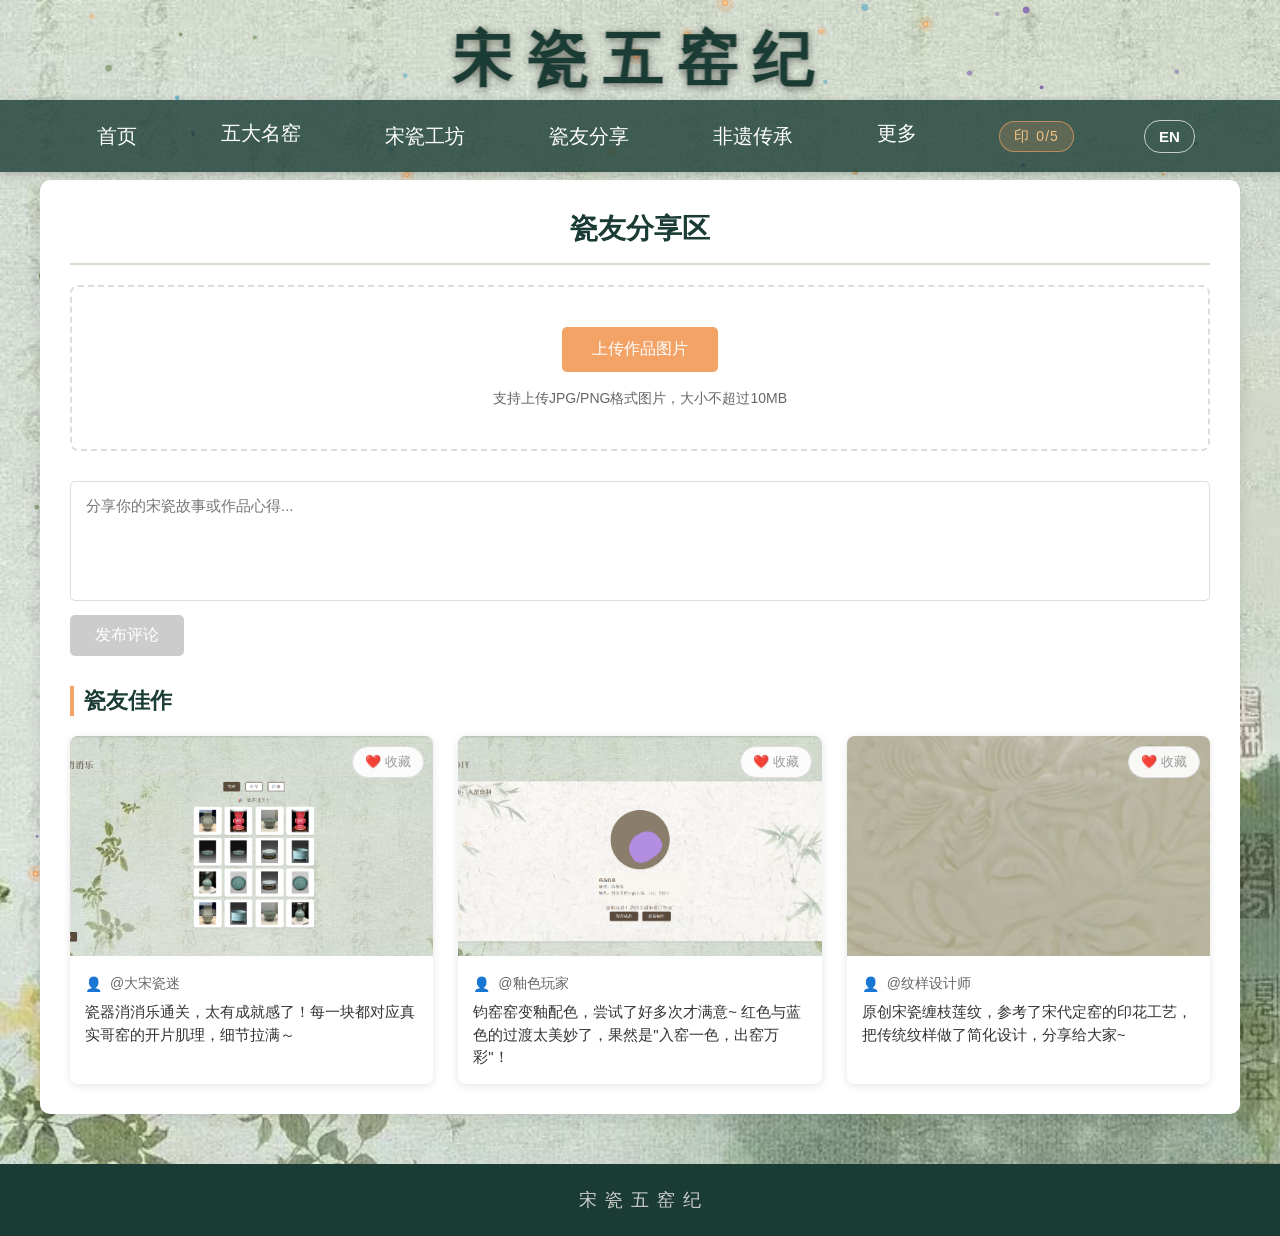
<file: share.html>
<!DOCTYPE html>
<html lang="zh-CN">
	<head>
		<meta charset="utf-8">
	<meta name="viewport" content="width=device-width, initial-scale=1.0">
		<title>瓷友分享 | 宋瓷五窑纪</title>
		<link rel="stylesheet" href="css/common.css?v=2">
		<link rel="stylesheet" href="css/share.css">
		<script src="js/lang-common.js"></script>
		<script src="js/lang-share.js"></script>
		<script src="js/i18n.js"></script>
		<script src="js/globalErrorHandler.js"></script>
		<script src="js/nav-touch.js"></script>
			<link rel="stylesheet" href="css/responsive.css">
	</head>
	<body>
		<div class="nav-logo-bar">
			<div class="nav-logo" data-i18n="brand.name">宋瓷五窑纪</div>
		</div>

		<!-- 功能导航栏：悬浮在轮播图下方 -->
		<div class="nav-menu-bar">
			<div class="nav-menu">
				<a href="index.html" data-i18n="nav.home">首页</a>
				<div class="nav-dropdown dropdown-wuyaos">
					<a href="#" data-i18n="nav.kilns">五大名窑</a>
					<div class="dropdown-content">
						<a href="ruyao.html" data-i18n="nav.ruyao">汝窑</a>
						<a href="guanyao.html" data-i18n="nav.guanyao">官窑</a>
						<a href="geyao.html" data-i18n="nav.geyao">哥窑</a>
						<a href="junyao.html" data-i18n="nav.junyao">钧窑</a>
						<a href="dingyao.html" data-i18n="nav.dingyao">定窑</a>
					</div>
				</div>
				<a href="workshop.html" data-i18n="nav.workshop">宋瓷工坊</a>
				<a href="share.html" data-i18n="nav.share">瓷友分享</a>
				<a href="heritage.html" data-i18n="nav.heritage">非遗传承</a>
				<div class="nav-dropdown dropdown-more">
					<a href="#" data-i18n="nav.more">更多</a>
					<div class="dropdown-content">
						<a href="funfact.html" data-i18n="nav.funfact">窑口冷知识</a>
						<a href="collection.html" data-i18n="nav.collection">我的收藏</a>
						<a href="contact.html" data-i18n="nav.contact">联系我们</a>
					</div>
				</div>
				<button type="button" class="lang-toggle" id="langToggle">EN</button>
			</div>
		</div>

		<div class="share-container">
			<h2 class="share-title" data-i18n="share.title">瓷友分享区</h2>

			<!-- 上传区域 -->
			<div class="upload-area">
				<button class="upload-btn" onclick="document.getElementById('fileInput').click()" data-i18n="share.upload">上传作品图片</button>
				<input type="file" id="fileInput" style="display:none" accept="image/*">
				<p class="upload-tips" data-i18n="share.uploadTips">支持上传JPG/PNG格式图片，大小不超过10MB</p>
				<!-- 图片预览 -->
				<div class="selected-img-preview" id="imgPreviewContainer">
					<img id="selectedImg" alt="预览图">
				</div>
			</div>

			<!-- 评论区域 -->
			<div class="comment-area">
				<textarea id="commentInput" placeholder="分享你的宋瓷故事或作品心得..." data-i18n-placeholder="share.commentPlaceholder"></textarea>
				<button class="publish-btn" id="publishBtn" disabled data-i18n="share.publish">发布评论</button>
			</div>

			<!-- 作品展示区 -->
			<h3 class="works-title" data-i18n="share.worksTitle">瓷友佳作</h3>
			<div class="works-area" id="worksArea">
				<!-- 初始示例作品（添加收藏按钮和data-id标识） -->
				<div class="work-card" data-id="1" data-author="@大宋瓷迷" data-desc="瓷器消消乐通关，太有成就感了！每一块都对应真实哥窑的开片肌理，细节拉满～"
					data-img="img/瓷友分享2.png">
					<div class="work-card-header">
						<button class="collect-btn" onclick="toggleCollect(this)" data-i18n="share.collect">❤️ 收藏</button>
					</div>
					<img src="img/瓷友分享2.png" class="work-img" alt="作品2">
					<div class="work-info">
						<p class="work-author" data-i18n="share.work1.author">@大宋瓷迷</p>
						<p class="work-desc" data-i18n="share.work1.desc">瓷器消消乐通关，太有成就感了！每一块都对应真实哥窑的开片肌理，细节拉满～</p>
					</div>
				</div>
				<div class="work-card" data-id="2" data-author="@釉色玩家"
					data-desc="钧窑窑变釉配色，尝试了好多次才满意~ 红色与蓝色的过渡太美妙了，果然是'入窑一色，出窑万彩'！" data-img="img/瓷友分享1.png">
					<div class="work-card-header">
						<button class="collect-btn" onclick="toggleCollect(this)" data-i18n="share.collect">❤️ 收藏</button>
					</div>
					<img src="img/瓷友分享1.png" class="work-img" alt="作品3">
					<div class="work-info">
						<p class="work-author" data-i18n="share.work2.author">@釉色玩家</p>
						<p class="work-desc" data-i18n="share.work2.desc">钧窑窑变釉配色，尝试了好多次才满意~ 红色与蓝色的过渡太美妙了，果然是"入窑一色，出窑万彩"！</p>
					</div>
				</div>
				<div class="work-card" data-id="3" data-author="@纹样设计师"
					data-desc="原创宋瓷缠枝莲纹，参考了宋代定窑的印花工艺，把传统纹样做了简化设计，分享给大家~" data-img="img/花卉纹.png">
					<div class="work-card-header">
						<button class="collect-btn" onclick="toggleCollect(this)" data-i18n="share.collect">❤️ 收藏</button>
					</div>
					<img src="img/花卉纹.png" class="work-img" alt="作品4">
					<div class="work-info">
						<p class="work-author" data-i18n="share.work3.author">@纹样设计师</p>
						<p class="work-desc" data-i18n="share.work3.desc">原创宋瓷缠枝莲纹，参考了宋代定窑的印花工艺，把传统纹样做了简化设计，分享给大家~</p>
					</div>
				</div>
			</div>
		</div>

		<div class="footer">
			<p data-i18n="footer.copyright">宋瓷五窑纪</p>
		</div>

		<!-- 提示弹窗 -->
		<div class="toast" id="toast">操作成功</div>

		<script>
			// 快捷取翻译
			function __t(key) {
				if (window.SongCiI18N && typeof window.SongCiI18N.t === 'function') {
					return window.SongCiI18N.t(key);
				}
				return key;
			}

			// 获取DOM元素
			const fileInput = document.getElementById('fileInput');
			const imgPreviewContainer = document.getElementById('imgPreviewContainer');
			const selectedImg = document.getElementById('selectedImg');
			const commentInput = document.getElementById('commentInput');
			const publishBtn = document.getElementById('publishBtn');
			const worksArea = document.getElementById('worksArea');
			const toast = document.getElementById('toast');

			// 图片选择预览
			fileInput.addEventListener('change', function(e) {
				const file = e.target.files[0];
				if (!file) return;

				// 验证文件大小（10MB = 10 * 1024 * 1024 = 10485760 bytes）
				if (file.size > 10485760) {
					alert(__t('share.sizeLimit'));
					fileInput.value = '';
					imgPreviewContainer.style.display = 'none';
					checkPublishBtnStatus();
					return;
				}

				// 预览图片
				const reader = new FileReader();
				reader.onload = function(event) {
					selectedImg.src = event.target.result;
					imgPreviewContainer.style.display = 'block';
					checkPublishBtnStatus();
				};
				reader.readAsDataURL(file);
			});

			// 监听评论输入，控制发布按钮状态
			commentInput.addEventListener('input', checkPublishBtnStatus);

			// 检查发布按钮是否可点击
			function checkPublishBtnStatus() {
				const hasImg = imgPreviewContainer.style.display === 'block';
				const hasComment = commentInput.value.trim() !== '';
				publishBtn.disabled = !(hasImg && hasComment);
			}

			// 发布作品
			publishBtn.addEventListener('click', function() {
				const imgSrc = selectedImg.src;
				const comment = commentInput.value.trim();
				const author = '@' + generateRandomNickname(); // 生成随机昵称
				const workId = Date.now().toString(); // 用时间戳作为唯一ID（转字符串避免类型问题）

				// 创建新作品卡片（带收藏按钮和data属性）
				const newWorkCard = document.createElement('div');
				newWorkCard.className = 'work-card';
				newWorkCard.setAttribute('data-id', workId);
				newWorkCard.setAttribute('data-author', author);
				newWorkCard.setAttribute('data-desc', comment);
				newWorkCard.setAttribute('data-img', imgSrc);
				newWorkCard.innerHTML = `
	<div class="work-card-header">
	<button class="collect-btn" onclick="toggleCollect(this)">${__t('share.collect')}</button>
	</div>
	<img src="${imgSrc}" class="work-img" alt="用户作品">
	<div class="work-info">
	<p class="work-author">${author}</p>
	<p class="work-desc">${comment}</p>
	</div>
	`;

				// 添加到作品区最前面
				worksArea.insertBefore(newWorkCard, worksArea.firstChild);

				// 重置表单
				fileInput.value = '';
				commentInput.value = '';
				imgPreviewContainer.style.display = 'none';
				publishBtn.disabled = true;

				// 提示发布成功
				alert(__t('share.publishSuccess'));
			});

			// 生成随机昵称（增加真实感）
			function generateRandomNickname() {
				const prefixes = ['瓷韵', '宋瓷', '釉色', '窑火', '瓷片', '青釉', '白瓷', '开片', '纹样', '古瓷'];
				const suffixes = ['爱好者', '玩家', '收藏家', '设计师', '传承人', '迷', '达人', '手艺人', '鉴赏家'];
				const prefix = prefixes[Math.floor(Math.random() * prefixes.length)];
				const suffix = suffixes[Math.floor(Math.random() * suffixes.length)];
				return prefix + suffix;
			}

			// 核心：收藏/取消收藏切换函数（修复闪烁+双向同步）
			function toggleCollect(btn) {
				// 1. 获取作品元数据
				const workCard = btn.closest('.work-card');
				const workId = workCard.getAttribute('data-id');
				const workImg = workCard.getAttribute('data-img');
				const workAuthor = workCard.getAttribute('data-author');
				const workDesc = workCard.getAttribute('data-desc');

				// 2. 读取本地存储的收藏列表
				let collections = localStorage.getItem('songciCollections');
				collections = collections ? JSON.parse(collections) : [];

				// 3. 判断当前状态（是否已收藏）
				const isCollected = collections.some(item => item.id === workId);
				const today = new Date();
				const collectTime =
					`${today.getFullYear()}-${(today.getMonth()+1).toString().padStart(2, '0')}-${today.getDate().toString().padStart(2, '0')}`;

				if (isCollected) {
					// 4. 取消收藏：从本地存储移除，更新按钮状态
					collections = collections.filter(item => item.id !== workId);
					localStorage.setItem('songciCollections', JSON.stringify(collections));
					btn.innerHTML = __t('share.collect');
					btn.style.color = '#999';
					btn.style.borderColor = '#ddd';
					btn.disabled = false;
					btn.style.cursor = 'pointer';
					showToast(__t('share.uncollectSuccess'));
				} else {
					// 5. 收藏：添加到本地存储，更新按钮状态
					const collectData = {
						id: workId,
						imgSrc: workImg,
						author: workAuthor,
						desc: workDesc,
						time: collectTime
					};
					collections.push(collectData);
					localStorage.setItem('songciCollections', JSON.stringify(collections));
					btn.innerHTML = __t('share.collected');
					btn.style.color = '#e74c3c';
					btn.style.borderColor = '#e74c3c';
					btn.disabled = false; // 不禁用，允许再次点击取消
					btn.style.cursor = 'pointer';
					showToast(__t('share.collectSuccess'));
				}
			}

			// 显示提示弹窗（无闪烁）
			function showToast(msg) {
				toast.textContent = msg;
				toast.style.display = 'block';
				toast.style.opacity = '1'; // 直接显示，取消延迟闪烁
				setTimeout(() => {
					toast.style.opacity = '0';
					setTimeout(() => {
						toast.style.display = 'none';
					}, 300);
				}, 2000);
			}

			// 页面加载时初始化收藏状态（修复闪烁核心：仅执行一次，不重复触发）
			window.onload = function() {
				const collections = localStorage.getItem('songciCollections');
				if (!collections) return;

				const collectedList = JSON.parse(collections);
				const collectBtns = document.querySelectorAll('.collect-btn');

				collectBtns.forEach(btn => {
					const workId = btn.closest('.work-card').getAttribute('data-id');
					const isCollected = collectedList.some(item => item.id === workId);
					if (isCollected) {
						btn.innerHTML = __t('share.collected');
						btn.style.color = '#e74c3c';
						btn.style.borderColor = '#e74c3c';
					}
				});
			};

			// 语言切换时刷新已渲染的收藏按钮文本
			window.addEventListener('langchange', function() {
				let collectedList = [];
				try { collectedList = JSON.parse(localStorage.getItem('songciCollections')) || []; } catch (e) {}
				document.querySelectorAll('.collect-btn').forEach(btn => {
					const workId = btn.closest('.work-card').getAttribute('data-id');
					const isCollected = collectedList.some(item => item.id === workId);
					if (isCollected) {
						btn.innerHTML = __t('share.collected');
						btn.style.color = '#e74c3c';
						btn.style.borderColor = '#e74c3c';
					} else {
						btn.innerHTML = __t('share.collect');
					}
				});
			});
		</script>
	
		<script src="js/seal.js"></script>
		<script src="js/particles.js"></script>
	
	<script src="js/reveal.js?v=3"></script>
</body>
</html>
</file>
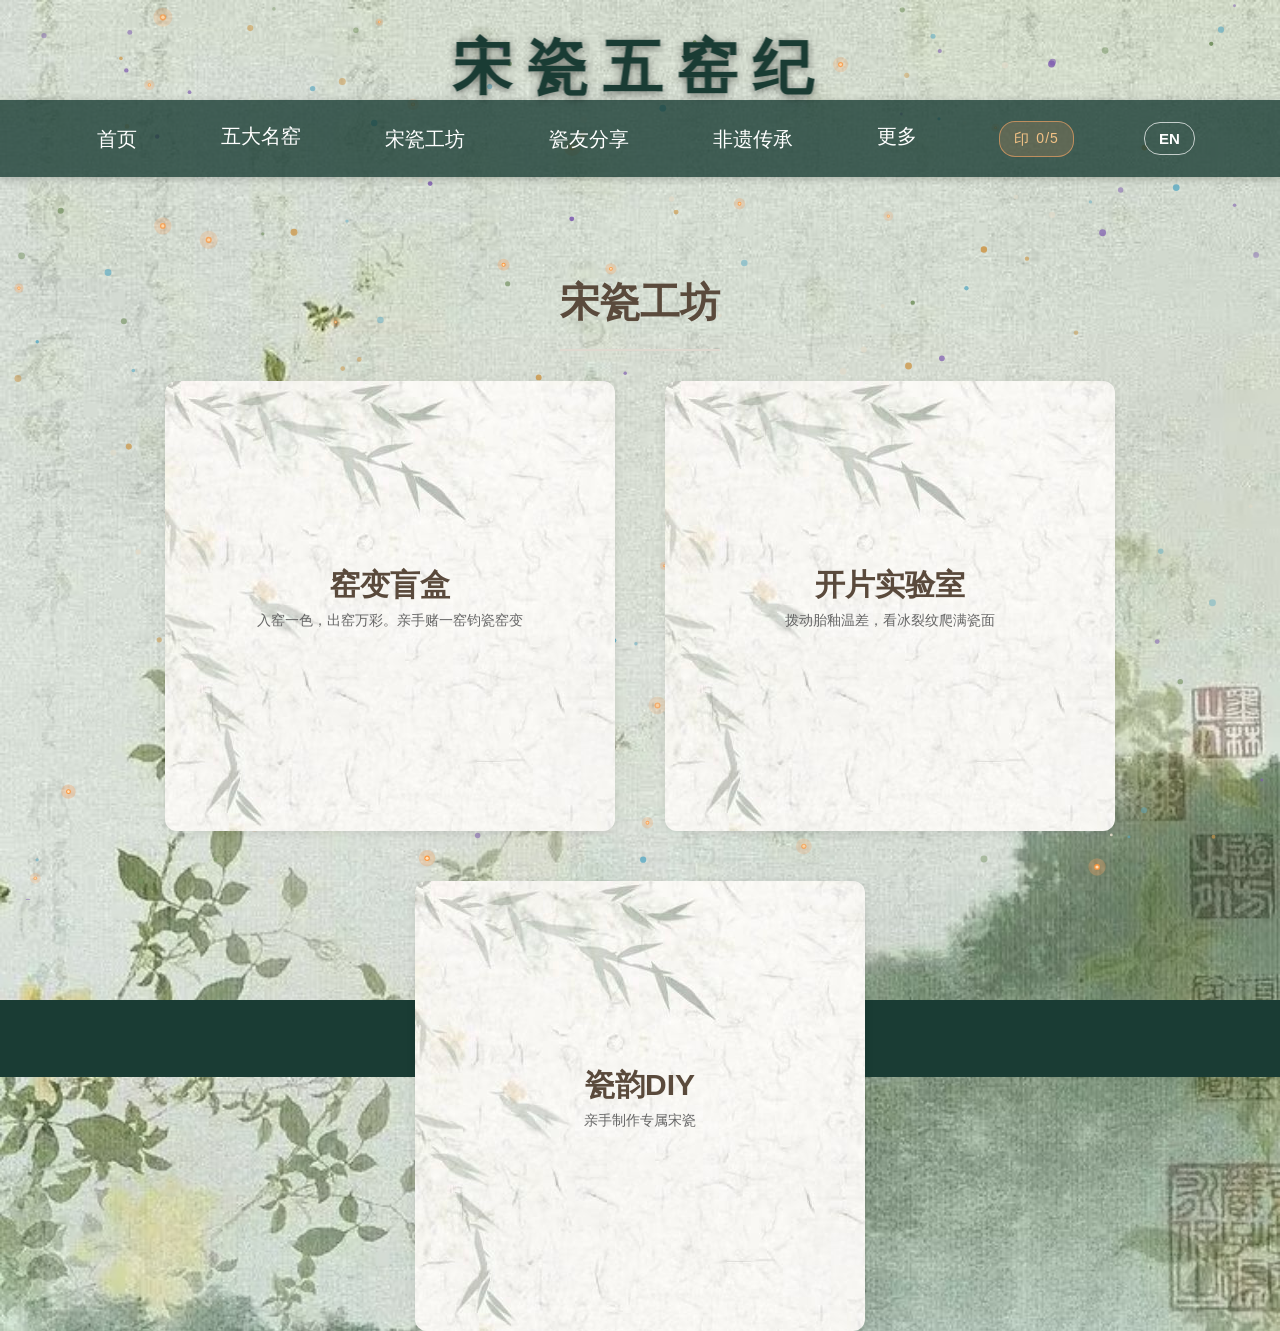
<file: workshop.html>
<!DOCTYPE html>
<html lang="zh-CN">
	<head>
		<meta charset="UTF-8">
	<meta name="viewport" content="width=device-width, initial-scale=1.0">
		<title>宋瓷工坊 · 瓷器DIY | 宋瓷五窑纪</title>
		<script>
		// file:// 下摄像头/WebGL纹理受限，自动跳转到本地服务器
		if (location.protocol === 'file:') {
			location.replace('http://localhost:8000/workshop.html' + location.hash);
		}
		</script>
		<link rel="stylesheet" href="css/workshop.css">
		<link rel="stylesheet" href="css/common.css?v=2">
		<script src="js/lang-common.js"></script>
		<script src="js/lang-workshop.js"></script>
		<script src="js/i18n.js"></script>
		<script src="js/globalErrorHandler.js"></script>
		<script src="js/nav-touch.js"></script>
			<link rel="stylesheet" href="css/responsive.css">
	</head>
	<body>
		<div class="nav-logo-bar">
			<div class="nav-logo" data-i18n="brand.name">宋瓷五窑纪</div>
		</div>
		<!-- 功能导航栏：悬浮在轮播图下方 -->
		<div class="nav-menu-bar">
			<div class="nav-menu">
				<a href="index.html" data-i18n="nav.home">首页</a>
				<div class="nav-dropdown dropdown-wuyaos">
					<a href="#" data-i18n="nav.kilns">五大名窑</a>
					<div class="dropdown-content">
						<a href="ruyao.html" data-i18n="nav.ruyao">汝窑</a>
						<a href="guanyao.html" data-i18n="nav.guanyao">官窑</a>
						<a href="geyao.html" data-i18n="nav.geyao">哥窑</a>
						<a href="junyao.html" data-i18n="nav.junyao">钧窑</a>
						<a href="dingyao.html" data-i18n="nav.dingyao">定窑</a>
					</div>
				</div>
				<a href="workshop.html" data-i18n="nav.workshop">宋瓷工坊</a>
				<a href="share.html" data-i18n="nav.share">瓷友分享</a>
				<a href="heritage.html" data-i18n="nav.heritage">非遗传承</a>
				<div class="nav-dropdown dropdown-more">
					<a href="#" data-i18n="nav.more">更多</a>
					<div class="dropdown-content">
						<a href="funfact.html" data-i18n="nav.funfact">窑口冷知识</a>
						<a href="collection.html" data-i18n="nav.collection">我的收藏</a>
						<a href="contact.html" data-i18n="nav.contact">联系我们</a>

					</div>
				</div>
				<button type="button" class="lang-toggle" id="langToggle">EN</button>
			</div>
		</div>

		<!-- 游戏选择主页面 -->
		<div class="game-select-page" id="gameSelectPage">
			<h1 class="main-title" data-i18n="workshop.title">宋瓷工坊</h1>
			<div class="game-card-container">
				<!-- 窑变盲盒 卡片（跳转独立玩法页） -->
				<div class="game-card" onclick="location.href='kilnbox.html'">
					<h3 class="card-title" data-i18n="workshop.cardKilnbox">窑变盲盒</h3>
					<p class="card-desc" data-i18n="workshop.cardKilnboxDesc">入窑一色，出窑万彩。亲手赌一窑钧瓷窑变</p>
				</div>

				<!-- 开片实验室 卡片（跳转独立玩法页） -->
				<div class="game-card" onclick="location.href='crackle.html'">
					<h3 class="card-title" data-i18n="workshop.cardCrackle">开片实验室</h3>
					<p class="card-desc" data-i18n="workshop.cardCrackleDesc">拨动胎釉温差，看冰裂纹爬满瓷面</p>
				</div>

				<!-- 瓷韵DIY 卡片 -->
				<div class="game-card" onclick="enterGame('diy')">
					<h3 class="card-title" data-i18n="workshop.cardDiy">瓷韵DIY</h3>
					<p class="card-desc" data-i18n="workshop.cardDiyDesc">亲手制作专属宋瓷</p>
				</div>
			</div>
		</div>

		<!-- 1. 瓷韵DIY 游戏页面 -->
		<div class="game-page" id="diyGamePage">
			<div class="game-header">
				<h2 class="game-title" data-i18n="workshop.diy.title">瓷韵DIY</h2>
				<button class="back-btn" onclick="backToSelect()" data-i18n="workshop.back">返回</button>
			</div>
			<div class="diy-container">
				<div class="diy-main">
					<!-- 步骤1：选器型 -->
					<div class="step-panel active" id="diyStep1">
						<h3 class="step-title" data-i18n="workshop.diy.step1">第一步：选择器型</h3>
						<div class="shape-list">
							<div class="shape-item" data-shape="ruyao">
								<img src="img/汝窑粉青釉莲花式碗.png" class="shape-img" alt="汝窑洗" data-i18n-alt="workshop.diy.shapeRu">
								<p data-i18n="workshop.diy.shapeRu">汝窑洗</p>
							</div>
							<div class="shape-item" data-shape="guanyao">
								<img src="img/南宋官窑粉青釉贯耳瓶.png" class="shape-img" alt="官窑瓶" data-i18n-alt="workshop.diy.shapeGuan">
								<p data-i18n="workshop.diy.shapeGuan">官窑瓶</p>
							</div>
							<div class="shape-item" data-shape="geyao">
								<img src="img/哥窑青釉八方杯.png" class="shape-img" alt="哥窑杯" data-i18n-alt="workshop.diy.shapeGe">
								<p data-i18n="workshop.diy.shapeGe">哥窑杯</p>
							</div>
							<div class="shape-item" data-shape="junyao">
								<img src="img/钧窑海棠红釉出戟尊.png" class="shape-img" alt="钧窑尊" data-i18n-alt="workshop.diy.shapeJun">
								<p data-i18n="workshop.diy.shapeJun">钧窑尊</p>
							</div>
							<div class="shape-item" data-shape="dingyao">
								<img src="img/定窑白釉刻花牡丹纹碗.png" class="shape-img" alt="定窑碗" data-i18n-alt="workshop.diy.shapeDing">
								<p data-i18n="workshop.diy.shapeDing">定窑碗</p>
							</div>
						</div>
						<div class="btn-group">
							<button class="btn next-btn" id="diyToStep2" disabled data-i18n="workshop.diy.next">下一步</button>
						</div>
					</div>

					<!-- 步骤2：拉坯塑形 -->
					<div class="step-panel" id="diyStep2">
						<h3 class="step-title" data-i18n="workshop.diy.step2">第二步：拉坯塑形</h3>
						<p class="lapi-tips" data-i18n="workshop.diy.tips">拖动泥坯调整高矮胖瘦，用力过猛会开裂哦！</p>
						<div class="lapi-container" id="lapiContainer">
							<div class="clay-body" id="diyClayBody" style="display:none"></div>
							<div class="crack" id="diyCrack"></div>
							<div class="hand-panel" id="handPanel" style="display:none;">
								<video id="handVideo" playsinline muted></video>
								<canvas id="handCanvas"></canvas>
								<div class="hand-tip">单手上下选层 · 捏合/张开调粗细</div>
							</div>
							<button class="btn hand-toggle" id="handToggleBtn" type="button">开启手势拉坯</button>
						</div>
						<div class="btn-group">
							<button class="btn prev-btn" onclick="showDiyStep('diyStep1')" data-i18n="workshop.diy.prev">上一步</button>
							<button class="btn next-btn" onclick="showDiyStep('diyStep3')" data-i18n="workshop.diy.nextGlaze">下一步（调釉）</button>
						</div>
					</div>

					<!-- 步骤3：釉色调配 -->
					<div class="step-panel" id="diyStep3">
						<h3 class="step-title" data-i18n="workshop.diy.step3">第三步：釉色调配</h3>
						<div class="glaze-container">
							<div class="preset-glazes">
								<button class="glaze-btn glaze-tianqing active" data-color="#b3cde0" data-i18n="workshop.diy.glazeRu">汝窑天青</button>
								<button class="glaze-btn glaze-fenqing" data-color="#8fb8cc" data-i18n="workshop.diy.glazeGuan">官窑粉青</button>
								<button class="glaze-btn glaze-mihuang" data-color="#f2e6d8" data-i18n="workshop.diy.glazeGe">哥窑米黄</button>
								<button class="glaze-btn glaze-zihong" data-color="#c26e69" data-i18n="workshop.diy.glazeJun">钧窑紫红</button>
								<button class="glaze-btn glaze-xiaya" data-color="#f5f0e6" data-i18n="workshop.diy.glazeDing">定窑象牙白</button>
							</div>
							<div class="custom-glaze">
								<h4 data-i18n="workshop.diy.custom">自定义釉色</h4>
								<div class="color-sliders">
									<div class="slider-item">
										<label data-i18n="workshop.diy.red">红</label>
										<input type="range" min="0" max="255" value="179" id="redSlider">
									</div>
									<div class="slider-item">
										<label data-i18n="workshop.diy.green">绿</label>
										<input type="range" min="0" max="255" value="205" id="greenSlider">
									</div>
									<div class="slider-item">
										<label data-i18n="workshop.diy.blue">蓝</label>
										<input type="range" min="0" max="255" value="224" id="blueSlider">
									</div>
								</div>
								<div class="test-glaze" id="diyTestGlaze"></div>
								<button class="btn" id="diyTestGlazeBtn" data-i18n="workshop.diy.testGlaze">试釉</button>
							</div>
						</div>
						<div class="btn-group">
							<button class="btn prev-btn" onclick="showDiyStep('diyStep2')" data-i18n="workshop.diy.prev">上一步</button>
							<button class="btn next-btn" id="diyToStep4" data-i18n="workshop.diy.nextPattern">下一步（纹饰）</button>
						</div>
					</div>

					<!-- 步骤4：纹饰装饰 -->
					<div class="step-panel" id="diyStep4">
						<h3 class="step-title" data-i18n="workshop.diy.stepPattern">第四步：纹饰装饰</h3>
						<p class="lapi-tips" data-i18n="workshop.diy.patternTips">选择该窑口的经典纹饰，为瓷器点睛</p>
						<div class="pattern-design-area">
							<div class="pattern-options" id="patternOptions">
								<!-- JS 动态生成 -->
							</div>
							<div class="pattern-preview" id="patternPreview">
								<p class="preview-placeholder" data-i18n="workshop.diy.previewHint">← 选个纹饰看看效果，可在瓷体上拖动调整位置</p>
								<div class="clay-body shape-wash" id="previewClayBody"></div>
							</div>
						</div>
						<div class="btn-group">
							<button class="btn prev-btn" onclick="showDiyStep('diyStep3')" data-i18n="workshop.diy.prev">上一步</button>
							<button class="btn next-btn" id="diyToStep5" disabled onclick="showDiyStep('diyStep5')" data-i18n="workshop.diy.nextFire">下一步（烧制）</button>
						</div>
					</div>

					<!-- 步骤5：入窑烧制 -->
					<div class="step-panel" id="diyStep5">
						<h3 class="step-title" data-i18n="workshop.diy.stepFire">第五步：入窑烧制</h3>
						<div class="kiln-container">
							<div class="kiln" id="diyKiln">
								<div class="kiln-fire" id="diyFireAnim"></div>
									<div class="final-product-container" id="diyFinalProduct" style="display:none;">
										<div class="porcelain-stage">
											<div class="clay-body shape-wash" id="finalClayBody"></div>
											<div class="porcelain-shadow"></div>
										</div>
									<div class="product-card">
										<h4 data-i18n="workshop.diy.infoTitle">成品信息</h4>
										<p><span data-i18n="workshop.diy.shape">器型：</span><span id="productShape">汝窑洗</span></p>
										<p><span data-i18n="workshop.diy.glaze">釉色：</span><span id="productColor">汝窑天青</span></p>
										<p><span data-i18n="workshop.diy.pattern">纹饰：</span><span id="productPattern">冰裂纹</span></p>
										<p class="product-poem" id="productPoem"></p>
									</div>
								</div>
							</div>
							<div id="diyResultText" style="display:none; font-size:16px; color:#5a4a3c;" data-i18n="workshop.diy.result">
								烧制成功！您的专属宋瓷已完成~</div>
							<div class="btn-group">
								<button class="btn" id="diyFireBtn" data-i18n="workshop.diy.fire">开始烧制</button>
								<button class="btn" id="diySaveBtn" style="display:none;" data-i18n="workshop.diy.save">保存成品</button>
								<button class="btn" id="diyDownloadBtn" style="display:none;" data-i18n="workshop.diy.download">下载JPG</button>
								<button class="btn" id="diyRestartBtn" style="display:none;" data-i18n="workshop.diy.restart">重新制作</button>
							</div>
						</div>
					</div>
				</div>
			</div>
		</div>

		<div class="footer">
			<p data-i18n="footer.copyright">宋瓷五窑纪</p>
		</div>

		<script src="js/seal.js"></script>
		<script src="js/vendor/three.min.js"></script>
		<script src="js/lathe-3d.js"></script>
		<script src="js/workshop.js"></script>
		<script src="js/hand-control.js"></script>
		<script src="js/particles.js"></script>
	
	<script src="js/reveal.js?v=3"></script>
</body>
</html>
</file>
<file: css/common.css>
/* 全局样式重置+宋体设置 */
* {
    margin: 0;
    padding: 0;
    box-sizing: border-box;
    font-family: "SimSun", 宋体, "Microsoft YaHei", sans-serif; /* 全局宋体 */
}
html[lang="en"] body,
html[lang="en"] * {
    font-family: "Georgia", "Times New Roman", "SimSun", serif;
}
body {
    background-color: #f0f5f2;
	background-image: url("../img/3.jpg");
	background-repeat: repeat;
	background-size: cover; /* 保持纹理原有尺寸（也可设为cover/stretch调整） */
	color: #333;
	padding: 0px;
}
/* 初始悬浮+滚动固定 */
.nav-logo {
    position: absolute;
    top: 20px;
    left: 50%;
    transform: translateX(-50%);
    color: #1a3c34;
    font-size: 60px;
    font-weight: bold;
    letter-spacing: 15px;
    text-shadow: 0 2px 8px rgba(0,0,0,0.5);
    z-index: 999;
    transition: all 0.3s ease;
    white-space: nowrap;   /* 防止英文长标题换行 */
}
/* 滚动固定状态  */
.nav-logo.fixed {
    position: fixed;
    top: 10px;
    font-size: 45px;
    letter-spacing: 10px;
    text-shadow: 0 2px 5px rgba(0,0,0,0.6);
}
/* 导航栏初始悬浮+滚动固定 */
.nav-menu-bar {
    position: absolute;
    top: 100px;
    left: 0;
    right: 0;
    background-color: rgba(26, 60, 52, 0.8);
    padding: 12px 0;
    z-index: 998;
    box-shadow: 0 2px 8px rgba(0,0,0,0.2);
    transition: all 0.3s ease;
}
.nav-menu-bar.fixed {
    position: fixed;
    top: 75px;
    background-color: rgba(26, 60, 52, 0.82);
    backdrop-filter: blur(12px);
    -webkit-backdrop-filter: blur(12px);
}
.nav-menu {
    display: flex;
    justify-content: center;
    gap: 60px;
    align-items: center;
    max-width: 1200px;
    margin: 0 auto;
    flex-wrap: wrap;
}
/* 英文模式：缩小间距、强制不换行，避免最后一项掉到第二行 */
html[lang="en"] .nav-menu {
    gap: 32px;
    flex-wrap: nowrap;
    max-width: 100%;
    padding: 0 20px;
}
html[lang="en"] .nav-menu a,
html[lang="en"] .nav-dropdown > a {
    font-size: 17px;
    padding: 6px 8px;
    white-space: nowrap;
}
/* 导航项样式 */
.nav-menu a, .nav-dropdown > a {
    color: #fff;
    text-decoration: none;
    font-size: 20px;
    transition: color 0.3s;
    padding: 8px 12px;
    display: inline-block;
}
.nav-menu a:hover {
    color: #f2a365;
}
.nav-dropdown {
    position: relative;
    padding-bottom: 5px;
}
/* 五大名窑下拉菜单 */
.dropdown-wuyaos .dropdown-content {
    position: absolute;
    top: 100%;
    left: 50%;
    transform: translateX(-50%);
    background-color: #fff;
    min-width: 90px;
    border-radius: 5px;
    box-shadow: 0 2px 10px rgba(0,0,0,0.1);
    display: none;
    z-index: 999;
}
.dropdown-wuyaos .dropdown-content a {
    color: rgba(26, 60, 52, 0.95);
    display: block;
    padding: 10px 15px;
    font-size: 17px;
    text-align: center;
}
.dropdown-wuyaos .dropdown-content a:hover {
    background-color: #f0f5f2;
    color: #1a3c34;
}
/* 下拉菜单 */
.dropdown-more .dropdown-content {
    position: absolute;
    top: 100%;
    left: 50%;
    transform: translateX(-50%);
    background-color: #fff;
    min-width: 150px;
    border-radius: 5px;
    box-shadow: 0 2px 10px rgba(0,0,0,0.1);
    display: none;
    z-index: 999;
}
.dropdown-more .dropdown-content a {
    color: rgba(26, 60, 52, 0.95);
    display: block;
    padding: 10px 15px;
    font-size: 17px;
    text-align: center;
}
.dropdown-more .dropdown-content a:hover {
    background-color: #f0f5f2;
    color: #1a3c34;
}
.nav-dropdown:hover .dropdown-content {
    display: block;
}
/* 轮播图基础样式 */
.carousel {
    position: relative;
    height: 920px;
    overflow: hidden;
    margin-bottom: 60px;
}
.carousel-item {
    position: absolute;
    top: 0;
    left: 0;
    width: 100%;
    height: 100%;
    opacity: 0;
    transition: opacity 1s ease;
}
.carousel-item.active {
    opacity: 1;
}
.carousel-item img {
    width: 100%;
    height: 100%;
    object-fit: cover;
}
/* 页脚通用样式 */
.footer {
    width: 100%;
    padding: 24px 0;
    background-color: #1a3c34;
    color: #ccc;
    text-align: center;
    margin-top: 50px;
    font-size: 18px;
    letter-spacing: 8px;
    text-indent: 8px;
}
/* 页面通用容器 */
.page-container {
    width: 1200px;
    margin: 40px auto;
    padding: 30px;
    background-color: #fff;
    border-radius: 8px;
    box-shadow: 0 2px 10px rgba(0,0,0,0.1);
}
/* 页面通用标题 */
.page-title {
    font-size: 28px;
    color: #5a4a3c;
    text-align: center;
    margin-bottom: 30px;
    padding-bottom: 10px;
    border-bottom: 2px solid #e0d8cf;
}
/* 全局异常弹窗样式 */
.global-error-modal {
    position: fixed;
    top: 0;
    left: 0;
    width: 100vw;
    height: 100vh;
    background-color: rgba(0, 0, 0, 0.6);
    display: none;
    align-items: center;
    justify-content: center;
    z-index: 9999; /* 最高层级，确保不被遮挡 */
}
.global-error-modal > div {
    background-color: #fff;
    padding: 35px 30px;
    border-radius: 12px;
    width: 90%;
    max-width: 420px;
    text-align: center;
    box-shadow: 0 4px 20px rgba(0, 0, 0, 0.15);
}
.error-icon {
    font-size: 56px;
    margin-bottom: 22px;
    color: #e74c3c;
}
.global-error-modal h3 {
    font-size: 24px;
    color: #1a3c34;
    margin-bottom: 12px;
    font-weight: 600;
}
.global-error-modal p {
    font-size: 16px;
    color: #666;
    margin-bottom: 30px;
    line-height: 1.7;
}
.error-btns {
    display: flex;
    gap: 18px;
    justify-content: center;
}
.error-btns button {
    padding: 12px 32px;
    border: none;
    border-radius: 8px;
    font-size: 16px;
    cursor: pointer;
    transition: all 0.3s ease;
    font-weight: 500;
}
.error-btns button:first-child {
    background-color: #f2a365;
    color: #fff;
}
.error-btns button:first-child:hover {
    background-color: #e08744;
    transform: translateY(-2px);
}
.error-btns button:last-child {
    background-color: #f5f5f5;
    color: #333;
    border: 1px solid #eee;
}
.error-btns button:last-child:hover {
    background-color: #eee;
    transform: translateY(-2px);
}
/* 全局提示弹窗样式 */
.global-toast {
    position: fixed;
    top: 50%;
    left: 50%;
    transform: translate(-50%, -50%);
    padding: 14px 28px;
    background-color: rgba(0, 0, 0, 0.75);
    color: #fff;
    border-radius: 8px;
    font-size: 16px;
    display: none;
    opacity: 0;
    transition: opacity 0.3s ease;
    z-index: 9998;
}
/* 响应式适配 */
@media (max-width: 480px) {
    .global-error-modal > div {
        padding: 25px 20px;
    }

    .error-icon {
        font-size: 48px;
    }

    .global-error-modal h3 {
        font-size: 22px;
    }

    .global-error-modal p {
        font-size: 15px;
    }

    .error-btns button {
        padding: 10px 24px;
        font-size: 15px;
    }
}

/* ===== 语言切换按钮 ===== */
.lang-toggle {
    background-color: transparent;
    border: 1px solid rgba(255, 255, 255, 0.7);
    color: #fff;
    font-size: 15px;
    padding: 5px 14px;
    border-radius: 16px;
    cursor: pointer;
    transition: all 0.3s ease;
    font-weight: 600;
    line-height: 1.4;
    white-space: nowrap;
    margin-left: 10px;
    vertical-align: middle;
}
.lang-toggle:hover {
    background-color: #f2a365;
    border-color: #f2a365;
    color: #fff;
}
/* 英文模式下适当缩小品牌字距，避免溢出 */
html[lang="en"] .nav-logo {
    font-size: 38px;
    letter-spacing: 3px;
}
html[lang="en"] .nav-logo.fixed {
    font-size: 28px;
    letter-spacing: 2px;
}
@media (max-width: 768px) {
    .lang-toggle {
        font-size: 13px;
        padding: 4px 10px;
    }
    html[lang="en"] .nav-logo {
        font-size: 24px;
        letter-spacing: 1px;
    }
    html[lang="en"] .nav-logo.fixed {
        font-size: 20px;
        letter-spacing: 1px;
    }
}

/* ===== 宋瓷质感动效全局配置 ===== */
/* 轮播图缓慢推拉 Ken Burns 展陈效果 */
.carousel-item img {
    transition: transform 8s ease-out;
}
.carousel-item.active img {
    transform: scale(1.06);
}

/* 釉面高光扫过效果（对应瓷面玉光） */
.shine-wrap {
    position: relative;
    overflow: hidden;
}
.shine-wrap::after {
    content: '';
    position: absolute;
    top: 0;
    left: -75%;
    width: 50%;
    height: 100%;
    background: linear-gradient(to right, rgba(255,255,255,0) 0%, rgba(255,255,255,0.25) 50%, rgba(255,255,255,0) 100%);
    transform: skewX(-25deg);
    transition: none;
}
.shine-wrap:hover::after {
    animation: shineSweep 0.8s ease-out forwards;
}
@keyframes shineSweep {
    100% { left: 125%; }
}

/* 滚动淡入上滑基础动画 */
.reveal {
    opacity: 0;
    transform: translateY(30px);
    transition: opacity 0.8s ease-out, transform 0.8s ease-out;
}
.reveal.revealed {
    opacity: 1;
    transform: translateY(0);
}

/* 首屏标题雾中浮现动画 */
.nav-logo {
    animation: logoReveal 2.2s ease-out forwards;
}
@keyframes logoReveal {
    0% { opacity: 0; letter-spacing: 35px; filter: blur(8px); }
    100% { opacity: 1; letter-spacing: 15px; filter: blur(0); }
}

/* ===== 全局粒子特效画布（青瓷浮尘+窑火余烬） ===== */
#particleCanvas {
    position: fixed;
    top: 0;
    left: 0;
    width: 100%;
    height: 100%;
    z-index: -1;           /* 位于 body 背景之上、所有正文之下 */
    pointer-events: none;   /* 不拦截任何点击/滚轮 */
}

/* ===== 全局交互手感：按钮 / 卡片微动效（宋瓷质感） ===== */
button, .btn, a.btn, [role="button"], .kb-btn-group button, .story-btn, .lang-toggle {
    transition: transform 0.18s ease, box-shadow 0.18s ease, background-color 0.3s ease, color 0.3s ease, border-color 0.3s ease;
    will-change: transform;
}
button:hover, .btn:hover, a.btn:hover, .story-btn:hover {
    transform: translateY(-2px);
    box-shadow: 0 6px 16px rgba(26, 60, 52, 0.20);
}
button:active, .btn:active, a.btn:active, .story-btn:active {
    transform: translateY(0) scale(0.96);
    box-shadow: 0 2px 6px rgba(26, 60, 52, 0.15);
}

/* 卡片悬停上浮：轻提 + 加深投影，如托起展品 */
.porcelain-card, .game-card, .funfact-card, .classic-card, .glaze-card, .glaze-card-guan,
.pattern-item, .work-card, .collection-card, .craftsman-card, .step-card, .qna-item,
.quest-banner-card, .info-item, .skill-step {
    transition: transform 0.3s ease, box-shadow 0.3s ease;
}
.porcelain-card:hover, .game-card:hover, .funfact-card:hover, .classic-card:hover,
.glaze-card:hover, .glaze-card-guan:hover, .pattern-item:hover, .work-card:hover,
.collection-card:hover, .craftsman-card:hover, .step-card:hover, .qna-item:hover,
.quest-banner-card:hover, .info-item:hover, .skill-step:hover {
    transform: translateY(-4px);
    box-shadow: 0 12px 24px rgba(26, 60, 52, 0.14);
}

/* 触屏设备关闭 hover 上浮（避免误触悬停态），保留按下反馈 */
@media (hover: none) {
    button:hover, .btn:hover, a.btn:hover, .porcelain-card:hover, .game-card:hover,
    .funfact-card:hover, .classic-card:hover, .glaze-card:hover, .work-card:hover,
    .collection-card:hover, .craftsman-card:hover, .step-card:hover, .qna-item:hover,
    .quest-banner-card:hover, .pattern-item:hover, .info-item:hover, .skill-step:hover {
        transform: none;
        box-shadow: none;
    }
}
</file>
<file: css/index.css>
/* 轮播图文字样式 */
.carousel-text {
    position: absolute;
    bottom: 40px;
    left: 50%;
    transform: translateX(-50%);
    color: #d5ebe1;
    text-align: center;
    text-shadow: 0 2px 12px rgba(0,0,0,0.6);
}
.carousel-title {
    font-size: 36px;
    margin-bottom: 10px;
	color: #d5ebe1;
    opacity: 0;
    transform: translateY(20px);
    text-shadow: 0 2px 10px rgba(0,0,0,0.7);
}
.carousel-desc {
    font-size: 18px;
    max-width: 800px;
    margin: 0 auto;
	color: #d5ebe1;
    opacity: 0;
    transform: translateY(20px);
    text-shadow: 0 1px 8px rgba(0,0,0,0.7);
}
/* 轮播激活时文字错峰入场 */
.carousel-item.active .carousel-title {
    animation: textRise 0.8s ease-out 0.3s forwards;
}
.carousel-item.active .carousel-desc {
    animation: textRise 0.8s ease-out 0.55s forwards;
}
@keyframes textRise {
    to { opacity: 1; transform: translateY(0); }
}
/* 轮播图小圆点 */
.carousel-dots {
    position: absolute;
    bottom: 10px;
    left: 50%;
    transform: translateX(-50%);
    display: flex;
    gap: 10px;
    z-index: 99;
}
.carousel-dot {
    width: 12px;
    height: 12px;
    border-radius: 50%;
    background-color: rgba(255, 255, 255, 0.5);
    cursor: pointer;
    transition: background-color 0.3s ease;
}
.carousel-dot.active {
    background-color: #fff;
    transform: scale(1.2);
}
/* 名瓷速览区样式 */
.porcelain-list {
    width: 100%;
    padding: 40px 0;
    text-align: center;
}
.list-title {
    font-size: 40px;
    color: #5a4a3c;
    margin-bottom: 30px;
    padding-bottom: 10px;
    border-bottom: 2px solid #e0d8cf;
    display: inline-block;
}
/* 外层容器：控制两行整体居中 */
.card-wrap {
    width: 100%;
    display: flex;
    flex-direction: column;
    align-items: center;
    gap: 30px;
}
/* 行容器通用样式 */
.card-row {
    display: flex;
    justify-content: center;
    gap: 30px;
}
.porcelain-card {
    width: 350px;
    height: 350px;
    border-radius: 8px;
    overflow: hidden;
    box-shadow: 0 2px 8px rgba(0,0,0,0.1);
    cursor: pointer;
    transition: transform 0.3s;
    background-color: #fff;
    display: flex;
    flex-direction: column;
}
.porcelain-card:hover {
    transform: translateY(-5px);
}
/* 卡片图片：占满上方空间，比例统一 */
.card-img {
    width: 100%;
    height: 200px;
    object-fit: cover;
    flex-shrink: 0;
}
/* 垂直居中 */
.card-info {
    flex: 1;
    padding: 25px 15px;
    text-align: center;
    display: flex;
    flex-direction: column;
    justify-content: center;
}
.card-name {
    font-size: 24px;
    color: #A78E44;
    margin-bottom: 10px;
}
.card-desc {
    font-size: 16px;
    color: #A78E44;
}
/* 交互入口区样式 */
.interactive {
    padding: 50px;
    background-color: #fff;
    text-align: center;
}
.interactive-title {
    font-size: 28px;
    margin-bottom: 30px;
    color: #1a3c34;
}
.interactive-btn {
    padding: 10px 25px;
    margin: 0 10px;
    background-color: #1a3c34;
    border: none;
    border-radius: 5px;
    color: #fff;
    cursor: pointer;
    transition: all 0.3s;
}
.interactive-btn:hover {
    background-color: #2c5e52;
}
/* 响应式适配 */
@media (max-width: 1200px) {
    .nav-menu {
        gap: 50px;
    }
}
@media (max-width: 768px) {
    .nav-logo {
        font-size: 40px;
        letter-spacing: 8px;
        top: 15px;
    }
    .nav-logo.fixed {
        font-size: 35px;
        letter-spacing: 5px;
    }
    .nav-menu-bar {
        top: 80px;
    }
    .nav-menu-bar.fixed {
        top: 60px;
    }
    .nav-menu {
        gap: 30px;
    }
    .carousel {
        height: 400px;
    }
    .card-row {
        flex-direction: column;
        align-items: center;
    }
    .porcelain-card {
        width: 90%;
        height: auto;
    }
    .card-img {
        height: 250px;
    }
}

/* ===== 窑主之路 · 互动玩法入口 ===== */
.quest-banner {
    max-width: 1200px;
    margin: 0 auto 60px;
    padding: 44px 40px 38px;
    background: linear-gradient(150deg, #20463d, #1a3c34 60%, #15312a);
    border-radius: 16px;
    box-shadow: 0 8px 30px rgba(26,60,52,0.35);
    text-align: center;
    position: relative;
    overflow: hidden;
}
.quest-banner::before {
    content: '窯';
    position: absolute;
    left: 24px;
    bottom: -60px;
    font-size: 220px;
    color: rgba(255,255,255,0.04);
    font-family: "SimSun", serif;
    pointer-events: none;
}
.quest-banner-title {
    color: #f2c185;
    font-size: 30px;
    letter-spacing: 10px;
    margin-bottom: 10px;
}
.quest-banner-sub {
    color: #b8cec5;
    font-size: 15px;
    letter-spacing: 2px;
    margin-bottom: 30px;
}
.quest-banner-cards {
    display: flex;
    justify-content: center;
    gap: 26px;
    flex-wrap: wrap;
    margin-bottom: 28px;
}
.quest-banner-card {
    width: 300px;
    padding: 28px 24px 24px;
    background: rgba(255,255,255,0.06);
    border: 1px solid rgba(255,255,255,0.16);
    border-radius: 12px;
    text-decoration: none;
    transition: all .3s ease;
}
.quest-banner-card:hover {
    background: rgba(255,255,255,0.13);
    transform: translateY(-6px);
    border-color: rgba(242,163,101,0.7);
    box-shadow: 0 10px 26px rgba(0,0,0,0.25);
}
.quest-banner-card h3 {
    color: #f0f5f2;
    font-size: 21px;
    letter-spacing: 4px;
    margin-bottom: 10px;
}
.quest-banner-card p {
    color: #b8cec5;
    font-size: 13.5px;
    line-height: 1.8;
}
.quest-banner-progress {
    display: flex;
    justify-content: center;
    align-items: center;
    gap: 10px;
    flex-wrap: wrap;
}
.qbp-label { color: #b8cec5; font-size: 13px; letter-spacing: 2px; margin-right: 6px; }
.qbp-slot {
    width: 40px; height: 40px;
    border: 2px solid rgba(242,193,133,0.4);
    border-radius: 8px;
    transform: rotate(45deg);
    display: inline-flex;
    align-items: center;
    justify-content: center;
    color: rgba(242,193,133,0.4);
    font-size: 17px;
    transition: all .4s ease;
}
.qbp-slot.filled {
    background: #c2491d;
    border-color: #f2a365;
    color: #ffe9cf;
    box-shadow: 0 0 12px rgba(242,163,101,0.55);
}
.qbp-done { color: #ffd9a0; font-size: 14px; letter-spacing: 3px; margin-left: 10px; }

/* ===== 穿越引子弹层 ===== */
.story-modal {
    position: fixed;
    inset: 0;
    background: rgba(10, 22, 19, 0.82);
    backdrop-filter: blur(6px);
    z-index: 99999;
    display: flex;
    align-items: center;
    justify-content: center;
    transition: opacity .4s ease;
}
.story-modal-box {
    max-width: 620px;
    margin: 0 24px;
    padding: 48px 52px 44px;
    background: linear-gradient(160deg, #f7f3ea, #efe8d8);
    border-radius: 14px;
    box-shadow: 0 20px 60px rgba(0,0,0,0.5);
    text-align: center;
    border: 1px solid #d8cdb6;
    animation: storyPop .6s cubic-bezier(.2,1.2,.4,1);
}
@keyframes storyPop {
    from { opacity: 0; transform: translateY(30px) scale(.96); }
    to { opacity: 1; transform: translateY(0) scale(1); }
}
.story-eyebrow {
    color: #a08050;
    font-size: 14px;
    letter-spacing: 8px;
    margin-bottom: 14px;
}
.story-heading {
    color: #1a3c34;
    font-size: 32px;
    letter-spacing: 6px;
    margin-bottom: 22px;
}
.story-body {
    color: #5a4a3c;
    font-size: 16px;
    line-height: 2.1;
    margin-bottom: 30px;
}
.story-btn {
    padding: 14px 44px;
    font-size: 17px;
    letter-spacing: 4px;
    background: #1a3c34;
    color: #f0f5f2;
    border: none;
    border-radius: 9px;
    cursor: pointer;
    transition: all .3s ease;
}
.story-btn:hover { background: #245047; transform: translateY(-2px); box-shadow: 0 6px 18px rgba(0,0,0,0.25); }
</file>
<file: css/responsive.css>
/* ============================================================
 * 宋瓷五窑纪 · 全端适配样式（手机 / 平板 / 电脑）
 * 本文件在 common.css 之后加载，统一覆盖各页面的固定尺寸与大字号
 * 断点：>1024px 电脑默认 ｜ 768~1024 平板 ｜ 480~768 大屏手机 ｜ <480 手机
 * ============================================================ */

/* ===== 基础防溢出 ===== */
html {
    -webkit-text-size-adjust: 100%;
    -moz-text-size-adjust: 100%;
    text-size-adjust: 100%;
}
body {
    overflow-x: hidden;
}
img {
    max-width: 100%;
}
/* 触屏展开下拉（全局，供 nav-touch.js 使用） */
.nav-dropdown.open .dropdown-content {
    display: block;
}
/* 手机端浮出面板（nav-touch.js 移出导航容器后使用） */
.nav-flyout {
    background-color: #fff;
    border-radius: 5px;
    box-shadow: 0 2px 10px rgba(0,0,0,0.1);
    min-width: 110px;
}
.nav-flyout a {
    color: rgba(26, 60, 52, 0.95);
    display: block;
    padding: 8px 14px;
    font-size: 14px;
    text-align: center;
    white-space: nowrap;
    text-decoration: none;
}
.nav-flyout a:hover {
    background-color: #f0f5f2;
    color: #1a3c34;
}

/* ============================================================
 * 平板端（≤1024px）：收窄容器、缩小标题与间距
 * ============================================================ */
@media (max-width: 1024px) {

    /* 品牌字与导航 */
    .nav-logo {
        font-size: 44px;
        letter-spacing: 10px;
    }
    .nav-logo.fixed {
        font-size: 32px;
        letter-spacing: 6px;
    }
    .nav-menu {
        gap: 32px;
        max-width: 100%;
        padding: 0 16px;
    }
    .nav-menu a, .nav-dropdown > a {
        font-size: 18px;
        padding: 6px 10px;
    }

    /* 首页轮播高度 */
    .carousel {
        height: 600px;
    }
    .carousel-title {
        font-size: 28px;
    }
    .carousel-desc {
        font-size: 16px;
        max-width: 90%;
    }

    /* 首页卡片 */
    .porcelain-card {
        width: 300px;
        height: auto;
    }
    .card-img {
        height: 200px;
    }
    .list-title {
        font-size: 32px;
    }

    /* 首页互动banner */
    .quest-banner {
        margin: 0 20px 40px;
        padding: 32px 24px 28px;
    }
    .quest-banner-title {
        font-size: 24px;
        letter-spacing: 6px;
    }
    .quest-banner-card {
        width: 280px;
    }

    /* 五窑详情页 */
    .detail-container {
        margin-top: 140px;
    }
    .detail-header {
        height: 560px;
        padding: 28px 24px 90px;
    }
    .header-title-ru, .header-title-ge, .header-title-jun,
    .header-title-guan, .header-title-ding {
        font-size: 48px;
        margin-bottom: 0;
    }
    .porc-controls {
        bottom: 12px;
        gap: 8px;
    }
    .porc-btn {
        padding: 6px 12px;
        font-size: 12px;
    }
    .detail-content {
        padding: 30px 24px;
        gap: 28px;
    }
    .glaze-module {
        padding: 30px 20px;
        margin: 0 16px 20px;
    }
    .module-title {
        font-size: 26px;
    }
    .pattern-module, .classic-module {
        padding: 0 24px 30px;
    }
    .quiz-module {
        padding: 30px 20px;
        margin: 0 16px 20px;
    }

    /* 通用容器 */
    .page-container {
        width: 95%;
        margin-top: 140px;
        padding: 24px 20px;
    }

    /* 交互页容器 */
    .kilnbox-container, .crackle-container {
        margin-top: 150px;
    }
    .heritage-container, .collection-container {
        margin-top: 140px;
    }
    .game-select-page, .game-page {
        margin-top: 160px;
    }

    /* 非遗页 */
    .heritage-header {
        height: 480px;
    }
    .museum-panel {
        padding: 0 32px;
    }
    .panel-name {
        font-size: 30px;
    }
}

/* ============================================================
 * 手机端（≤768px）：导航横向滚动、轮播压扁、卡片单列堆叠
 * ============================================================ */
@media (max-width: 768px) {

    /* --- 全局防横向滚动 --- */
    body { overflow-x: hidden; }

    /* --- 品牌logo 缩小 --- */
    .nav-logo {
        font-size: 26px;
        letter-spacing: 4px;
        top: 12px;
        white-space: nowrap;
    }
    .nav-logo.fixed {
        font-size: 22px;
        letter-spacing: 2px;
        top: 8px;
    }
    html[lang="en"] .nav-logo {
        font-size: 20px;
        letter-spacing: 1px;
    }
    html[lang="en"] .nav-logo.fixed {
        font-size: 17px;
    }

    /* --- 导航栏：改为横向可滚动，不再换行多行 --- */
    .nav-menu-bar {
        top: 52px;
        padding: 8px 0;
    }
    .nav-menu-bar.fixed {
        top: 42px;
    }
    .nav-menu {
        flex-wrap: nowrap;
        justify-content: flex-start;
        gap: 0;
        padding: 0 10px;
        overflow-x: auto;
        -webkit-overflow-scrolling: touch;
        scrollbar-width: none;          /* Firefox */
        -ms-overflow-style: none;        /* IE/Edge */
    }
    .nav-menu::-webkit-scrollbar { display: none; }  /* Chrome/Safari */
    .nav-menu a, .nav-dropdown > a {
        font-size: 15px;
        padding: 8px 12px;
        white-space: nowrap;
    }
    html[lang="en"] .nav-menu a,
    html[lang="en"] .nav-dropdown > a {
        font-size: 13px;
        padding: 8px 10px;
    }

    /* 下拉菜单：在小屏上改为向下展开，宽度自适应 */
    /* 下拉菜单：在小屏上改为向下展开，宽度自适应 */
    .dropdown-wuyaos .dropdown-content,
    .dropdown-more .dropdown-content {
        position: absolute;
        top: 100%;
        left: 0;
        transform: none;
        min-width: 110px;
    }
    /* 手机端下拉项：缩小字号与内边距 */
    .dropdown-wuyaos .dropdown-content a,
    .dropdown-more .dropdown-content a {
        font-size: 14px;
        padding: 8px 14px;
    }
    /* 触屏设备用 focus 也能展开下拉 */
    .nav-dropdown:focus-within .dropdown-content,
    .nav-dropdown.open .dropdown-content {
        display: block;
    }
    .nav-dropdown.open > a {
        color: #d5ebe1;
    }

    /* 语言切换按钮 */
    .lang-toggle {
        margin-left: 6px;
        font-size: 12px;
        padding: 4px 10px;
        flex-shrink: 0;
    }

    /* --- 首页轮播 --- */
    .carousel {
        height: 380px;
        margin-bottom: 30px;
    }
    .carousel-text {
        bottom: 25px;
        width: 92%;
    }
    .carousel-title {
        font-size: 20px;
        margin-bottom: 8px;
        letter-spacing: 1px;
        color: #d5ebe1 !important;
        text-shadow: 0 2px 8px rgba(0,0,0,0.8);
    }
    .carousel-desc {
        font-size: 13px;
        line-height: 1.6;
        color: #d5ebe1 !important;
        text-shadow: 0 1px 6px rgba(0,0,0,0.8);
    }
    .carousel-dot {
        width: 9px;
        height: 9px;
    }

    /* --- 首页名瓷卡片：单列 --- */
    .porcelain-list {
        padding: 20px 0;
    }
    .list-title {
        font-size: 26px;
        margin-bottom: 20px;
    }
    .card-wrap {
        gap: 20px;
    }
    .card-row {
        flex-direction: column;
        align-items: center;
        gap: 20px;
        width: 100%;
    }
    .porcelain-card {
        width: 92%;
        max-width: 380px;
    }
    .card-img {
        height: 220px;
    }
    .card-name {
        font-size: 20px;
    }

    /* --- 首页互动banner --- */
    .quest-banner {
        margin: 0 12px 30px;
        padding: 26px 18px 22px;
        border-radius: 12px;
    }
    .quest-banner::before {
        font-size: 130px;
        bottom: -40px;
        left: 10px;
    }
    .quest-banner-title {
        font-size: 19px;
        letter-spacing: 3px;
    }
    .quest-banner-sub {
        font-size: 12px;
        letter-spacing: 1px;
        margin-bottom: 20px;
    }
    .quest-banner-cards {
        flex-direction: column;
        align-items: center;
        gap: 14px;
        margin-bottom: 20px;
    }
    .quest-banner-card {
        width: 100%;
        max-width: 400px;
        padding: 18px 16px;
    }
    .quest-banner-card h3 {
        font-size: 18px;
    }
    .quest-banner-card p {
        font-size: 13px;
    }
    .qbp-slot {
        width: 32px;
        height: 32px;
        font-size: 14px;
    }

    /* --- 穿越引子弹层 --- */
    .story-modal-box {
        margin: 0 16px;
        padding: 32px 24px 28px;
    }
    .story-heading {
        font-size: 24px;
        letter-spacing: 3px;
    }
    .story-body {
        font-size: 14px;
        line-height: 1.9;
    }
    .story-btn {
        padding: 12px 28px;
        font-size: 15px;
    }

    /* --- 五窑详情页 --- */
    .detail-container {
        margin-top: 110px;
        width: 100%;
        max-width: 100%;
    }
    .detail-header {
        height: 440px;
        padding: 20px 16px 80px;
    }
    .header-title-ru, .header-title-ge, .header-title-jun,
    .header-title-guan, .header-title-ding {
        font-size: 30px;
        margin-bottom: 0;
    }
    .porc-controls {
        bottom: 10px;
        gap: 6px;
    }
    .porc-btn {
        padding: 5px 10px;
        font-size: 11px;
        letter-spacing: 0;
    }
    .detail-content {
        grid-template-columns: 1fr;
        padding: 20px 16px;
        gap: 20px;
    }
    .side-info {
        padding: 20px 16px;
    }
    .side-title {
        font-size: 20px;
    }
    .main-content {
        font-size: 15px;
    }
    .content-title {
        font-size: 22px;
    }
    .glaze-module {
        padding: 24px 14px;
        margin: 0 10px 16px;
    }
    .module-title {
        font-size: 22px;
        margin-bottom: 24px;
    }
    .pattern-module, .classic-module {
        padding: 0 12px 24px;
    }
    .pattern-list {
        width: 100%;
        align-items: stretch !important;
    }
    .pattern-item {
        flex-direction: column !important;
        gap: 14px;
        width: 100% !important;
        align-self: stretch !important;
    }
    .pattern-img {
        width: 100% !important;
        height: 220px;
    }
    .pattern-info {
        width: 100% !important;
    }
    .pattern-format {
        padding: 14px;
    }
    .classic-list {
        flex-direction: column;
        align-items: center;
        gap: 20px;
    }
    .classic-card {
        width: 100%;
        max-width: 400px;
    }
    .guide-area {
        padding: 24px 16px;
    }
    .guide-btn {
        width: 100%;
        max-width: 280px;
        margin: 8px auto;
    }

    /* --- 通用容器 --- */
    .page-container {
        width: 94%;
        margin-top: 110px;
        padding: 20px 16px;
    }
    .page-title {
        font-size: 22px;
        margin-bottom: 20px;
    }

    /* --- 页脚 --- */
    .footer {
        font-size: 14px;
        letter-spacing: 4px;
        text-indent: 4px;
        padding: 18px 10px;
    }

    /* --- 窑变盲盒 --- */
    .kilnbox-container {
        margin-top: 110px;
        padding: 0 12px;
    }
    .story-bar {
        padding: 20px 18px;
    }
    .story-text {
        font-size: 14px;
        line-height: 1.8;
    }
    .kb-title {
        font-size: 20px;
        letter-spacing: 3px;
    }
    .kb-shape-list {
        gap: 14px;
    }
    .kb-shape-item {
        width: 45%;
        max-width: 150px;
        padding: 14px 8px 12px;
    }
    .kb-shape-item svg {
        width: 80px;
        height: 80px;
    }
    .kb-kiln {
        width: 260px;
        height: 230px;
        transform: scale(0.85);
        margin: 0 auto 10px;
    }
    .kb-temp {
        width: 90%;
        max-width: 300px;
    }
    .kb-result {
        padding: 18px 14px;
        gap: 18px;
        flex-direction: column;
        align-items: center;
    }
    .kb-info {
        max-width: 100%;
        text-align: center;
    }
    .kb-piece-name {
        font-size: 22px;
    }
    .kb-btn {
        padding: 11px 24px;
        font-size: 15px;
    }

    /* --- 开片实验室 --- */
    .crackle-container {
        margin-top: 110px;
        padding: 0 12px;
    }
    .lab-wrap {
        gap: 16px;
    }
    .lab-stage {
        padding: 16px;
    }
    .lab-panel {
        width: 100%;
        padding: 20px 18px;
    }
    .lab-science {
        padding: 20px 18px;
    }
    .lab-science h3 {
        font-size: 18px;
    }
    .lab-science p {
        font-size: 14px;
    }

    /* --- 工坊页 --- */
    .game-select-page {
        margin-top: 110px;
        height: auto;
        padding-bottom: 30px;
    }
    .main-title {
        font-size: 26px;
    }
    .game-card-container {
        gap: 16px;
    }
    .game-card {
        width: 45%;
        max-width: 180px;
        height: auto;
        min-height: 200px;
        padding: 20px 10px;
    }
    .card-title {
        font-size: 20px;
        margin-top: 20px;
    }
    .card-icon {
        font-size: 36px;
    }
    .card-desc {
        font-size: 12px;
    }
    .game-page {
        margin-top: 110px;
    }
    .game-header {
        flex-direction: column;
        gap: 10px;
        align-items: flex-start;
    }
    .game-title {
        font-size: 22px;
    }
    .lapi-container {
        height: 300px;
    }
    .lapi-wheel {
        width: 220px;
        height: 220px;
    }
    .clay-body {
        width: 120px;
        height: 160px;
    }
    .kiln {
        width: 100%;
        max-width: 420px;
        height: auto;
        min-height: 250px;
        margin-bottom: 0;
        align-items: flex-start;
    }
    .kiln::before {
        position: absolute;
        top: 0;
        left: 0;
        right: 0;
        height: 250px;
        border-radius: 50% 50% 12px 12px / 60% 60% 12px 12px;
    }
    .final-product-container {
        width: 100%;
        padding-top: 6px;
    }
    .porcelain-stage {
        width: 170px;
        height: 170px;
    }
    .final-product-container .clay-body {
        width: 130px !important;
        height: 170px !important;
    }
    .porcelain-glaze {
        width: 110px;
        height: 140px;
    }
    .porcelain-pattern {
        width: 115px;
        height: 140px;
    }
    .porcelain-shadow {
        width: 105px;
        bottom: 6px;
    }
    .product-card {
        max-width: 100%;
        padding: 12px 14px;
        font-size: 13px;
        margin: 14px auto 0;
    }
    .product-card h4 {
        font-size: 14px;
    }
    .kiln-container .btn-group {
        display: flex;
        flex-wrap: wrap;
        justify-content: center;
        gap: 10px;
        margin-top: 16px;
    }
    .kiln-container .btn {
        margin: 0;
    }
    .pattern-design-area {
        flex-direction: column;
        align-items: center;
    }
    .pattern-options {
        flex-direction: row;
        flex-wrap: wrap;
        justify-content: center;
        min-height: auto;
    }
    .pattern-item {
        width: 45%;
        min-width: 140px;
    }
    .pattern-preview {
        width: 100%;
        max-width: 320px;
        height: 320px;
    }
    .shape-item {
        width: 30%;
        min-width: 90px;
    }
    .shape-img {
        width: 90px;
        height: 90px;
    }
    .color-sliders {
        flex-direction: column;
        align-items: center;
        gap: 10px;
    }
    .slider-item input[type="range"] {
        width: 160px;
    }

    /* --- 非遗页 --- */
    .heritage-container {
        margin-top: 110px;
    }
    .heritage-header {
        height: 420px;
    }
    .museum-panel {
        padding: 20px;
    }
    .panel-seq {
        font-size: 44px;
    }
    .panel-name {
        font-size: 22px;
    }
    .panel-desc {
        font-size: 14px;
    }
    .heritage-content {
        padding: 24px 16px;
    }
    .step-card, .craftsman-card, .achievement-module {
        padding: 18px 16px;
    }

    /* --- 收藏页 --- */
    .collection-container {
        margin-top: 110px;
        padding: 20px 14px;
    }

    /* --- 冷知识页 --- */
    .funfact-card img {
        width: 100%;
        max-width: 280px;
        height: auto;
    }

    /* --- 瓷友分享卡片：防止白色背景溢出 --- */
    .share-container {
        padding: 16px 12px;
    }
    .work-card {
        width: 100%;
        overflow: hidden;
    }
    .work-img {
        width: 100%;
    }

    /* --- 简介参考图：手机端只显示第一张 --- */
    .img-box .detail-img:nth-child(n+2) {
        display: none;
    }
    .img-box .detail-img {
        width: 100%;
        max-width: 400px;
    }
    .img-box-ding .detail-img:nth-child(n+2) {
        display: none;
    }
    .img-box-ding .detail-img {
        width: 100%;
        max-width: 400px;
    }
}

/* ============================================================
 * 小手机端（≤480px）：进一步压缩字号与间距
 * ============================================================ */
@media (max-width: 480px) {

    .nav-logo {
        font-size: 22px;
        letter-spacing: 2px;
    }
    .nav-logo.fixed {
        font-size: 19px;
    }
    .nav-menu-bar {
        top: 44px;
    }
    .nav-menu-bar.fixed {
        top: 36px;
    }
    .nav-menu a, .nav-dropdown > a {
        font-size: 14px;
        padding: 7px 10px;
    }

    .carousel {
        height: 300px;
    }
    .carousel-text {
        bottom: 20px;
    }
    .carousel-title {
        font-size: 17px;
        color: #d5ebe1 !important;
        text-shadow: 0 2px 8px rgba(0,0,0,0.8);
    }
    .carousel-desc {
        font-size: 12px;
        color: #d5ebe1 !important;
        text-shadow: 0 1px 6px rgba(0,0,0,0.8);
    }

    .list-title {
        font-size: 24px;
    }
    .card-img {
        height: 180px;
    }

    .detail-header {
        height: 380px;
        padding: 16px 12px 70px;
    }
    .header-title-ru, .header-title-ge, .header-title-jun,
    .header-title-guan, .header-title-ding {
        font-size: 26px;
        margin-bottom: 0;
    }

    .page-container,
    .detail-container,
    .kilnbox-container,
    .crackle-container,
    .heritage-container,
    .collection-container,
    .share-container,
    .game-select-page,
    .game-page {
        margin-top: 100px;
    }

    .story-modal-box {
        padding: 24px 18px;
    }
    .story-heading {
        font-size: 20px;
    }

    .footer {
        font-size: 12px;
        letter-spacing: 2px;
    }

    /* 工坊卡片两列变一列 */
    .game-card {
        width: 80%;
        max-width: 220px;
    }

    /* 窑炉再缩小 */
    .kb-kiln {
        transform: scale(0.72);
        margin-bottom: -20px;
    }
}

/* ============================================================
 * 横屏手机 / 矮屏设备：减少轮播与页头高度
 * ============================================================ */
@media (max-height: 500px) and (orientation: landscape) {
    .carousel {
        height: 280px;
    }
    .detail-header {
        height: 240px;
    }
    .heritage-header {
        height: 260px;
    }
}
</file>
<file: css/collection.css>
/* 收藏页面基础样式 */
.collection-container {
	max-width: 1200px;
	margin: 180px auto auto auto;
	background: url("../img/18.jpg");
	border-radius: 10px;
	box-shadow: 0 2px 15px rgba(0, 0, 0, 0.1);
	padding: 30px;
	min-height: 800px;
}

.collection-title {
	font-size: 28px;
	color: #1a3c34;
	margin-bottom: 8px;
	text-align: center;
	padding-bottom: 15px;
	border-bottom: 2px solid #e0d8cf;
	display: inline-block;
	width: 100%;
}

.collection-desc {
	color: #666;
	font-size: 16px;
	text-align: center;
	margin-bottom: 30px;
}

/* 空收藏状态样式 */
.empty-collection {
	display: none;
	flex-direction: column;
	align-items: center;
	justify-content: center;
	height: 500px;
	text-align: center;
}

.empty-img {
	width: 180px;
	height: 180px;
	margin-bottom: 20px;
	opacity: 0.7;
}

.empty-collection p {
	color: #999;
	font-size: 18px;
	margin-bottom: 30px;
}

.go-share-btn {
	padding: 12px 30px;
	background-color: #f2a365;
	color: #fff;
	border-radius: 5px;
	text-decoration: none;
	font-size: 16px;
	transition: background-color 0.3s;
}

.go-share-btn:hover {
	background-color: #e08744;
}

/* 收藏作品展示区 */
.collections-area {
	display: grid;
	grid-template-columns: repeat(auto-fill, minmax(280px, 1fr));
	gap: 25px;
}

.collection-card {
	border-radius: 14px;
	overflow: hidden;
	box-shadow: 0 4px 14px rgba(0, 0, 0, 0.12);
	transition: transform 0.3s, box-shadow 0.3s, opacity 0.3s;
	background-color: #fff;
	position: relative;
}

.collection-card:hover {
	transform: translateY(-6px);
	box-shadow: 0 12px 28px rgba(0, 0, 0, 0.2);
}

.collection-card-header {
	position: absolute;
	top: 10px;
	right: 10px;
	z-index: 10;
}

/* 取消收藏按钮样式 */
.uncollect-btn {
	padding: 6px 12px;
	background-color: rgba(255, 255, 255, 0.9);
	color: #e74c3c;
	border: 1px solid #e74c3c;
	border-radius: 20px;
	font-size: 13px;
	cursor: pointer;
	transition: all 0.3s;
	outline: none;
}

.uncollect-btn:hover {
	background-color: #e74c3c;
	color: #fff;
}

.collection-img {
	width: 100%;
	height: 220px;
	object-fit: cover;
}

.collection-info {
	padding: 15px;
}

.collection-author {
	font-size: 14px;
	color: #666;
	margin-bottom: 8px;
	display: flex;
	align-items: center;
}

.collection-author::before {
	content: "👤";
	margin-right: 8px;
}

.collection-desc {
	font-size: 15px;
	line-height: 1.5;
	color: #333;
	margin-bottom: 10px;
	text-align: left;
}

.collect-time {
	font-size: 12px;
	color: #999;
}

/* 提示弹窗样式 */
.toast {
	position: fixed;
	top: 50%;
	left: 50%;
	transform: translate(-50%, -50%);
	padding: 12px 24px;
	background-color: rgba(0, 0, 0, 0.7);
	color: #fff;
	border-radius: 5px;
	font-size: 15px;
	display: none;
	opacity: 0;
	transition: opacity 0.3s;
	z-index: 1000;
}

/* 导航栏当前页高亮 */
.nav-dropdown .dropdown-content a.active {
	background-color: #f2a365;
	color: #fff;
}

/* 响应式适配（移动端优化） */
@media (max-width: 768px) {
	.collection-container {
		padding: 20px;
		margin: 0 15px;
	}

	.collections-area {
		gap: 15px;
	}
}

@media (max-width: 480px) {
	.collection-img {
		height: 180px;
	}

	.empty-img {
		width: 140px;
		height: 140px;
	}

	.collection-title {
		font-size: 24px;
	}
}
</file>
<file: css/contact.css>
/* 页面主体样式 */
.page-container {
	width: 1200px;
	margin: 180px auto auto auto;
	padding: 30px;
	background: url("../img/18.jpg");
	border-radius: 8px;
	box-shadow: 0 2px 10px rgba(0, 0, 0, 0.1);
	position: relative;
	z-index: 1;
}

.page-title {
	font-size: 28px;
	color: #5a4a3c;
	text-align: center;
	margin-bottom: 40px;
	padding-bottom: 10px;
	border-bottom: 2px solid #e0d8cf;
}

/* 联系我们核心布局 - 左右等宽 */
.contact-wrapper {
	display: flex;
	gap: 40px;
}

.contact-form,
.contact-info {
	width: 50%;
	padding: 30px;
	background-color: #f8f5f0;
	border-radius: 8px;
}

.contact-subtitle {
	font-size: 22px;
	color: #1a3c34;
	margin-bottom: 25px;
	display: flex;
	align-items: center;
}

.contact-subtitle::before {
	margin-right: 10px;
}

/* 留言表单样式 */
.form-group {
	margin-bottom: 20px;
}

.form-group label {
	display: block;
	margin-bottom: 8px;
	color: #5a4a3c;
	font-size: 16px;
}

.form-group input,
.form-group textarea {
	width: 100%;
	padding: 12px 15px;
	border: 1px solid #e0d8cf;
	border-radius: 5px;
	font-size: 15px;
	font-family: "SimSun", 宋体, sans-serif;
}

.form-group input:focus,
.form-group textarea:focus {
	outline: none;
	border-color: #f2a365;
}

.form-group textarea {
	height: 150px;
	resize: none;
}

.submit-btn {
	padding: 12px 30px;
	background-color: #1a3c34;
	color: #fff;
	border: none;
	border-radius: 5px;
	cursor: pointer;
	font-size: 16px;
	transition: background-color 0.3s;
}

.submit-btn:hover {
	background-color: #2c5e52;
}

/* 联系方式样式 */
.contact-details {
	display: flex;
	flex-direction: column;
	gap: 20px;
}

.contact-item {
	display: flex;
	align-items: flex-start;
	gap: 15px;
}

.contact-icon {
	font-size: 20px;
	color: #f2a365;
	margin-top: 3px;
}

.contact-text h4 {
	font-size: 17px;
	color: #5a4a3c;
	margin-bottom: 5px;
}

.contact-text p {
	font-size: 15px;
	line-height: 1.6;
	color: #333;
}

/* 响应式适配 */
@media (max-width: 1200px) {
	.page-container {
		width: 90%;
	}

	.contact-wrapper {
		gap: 30px;
	}
}

@media (max-width: 768px) {
	.contact-wrapper {
		flex-direction: column;
	}

	.contact-form,
	.contact-info {
		width: 100%;
	}

	.carousel {
		height: 400px;
	}
}

@media (max-width: 480px) {
	.page-title {
		font-size: 24px;
	}

	.contact-subtitle {
		font-size: 20px;
	}
}
</file>
<file: css/crackle.css>
/* ============================================================
 * 开片实验室 crackle.css
 * ============================================================ */
.crackle-container {
    max-width: 1160px;
    margin: 200px auto 40px;
    padding: 0 24px;
}
.story-bar {
    background: linear-gradient(135deg, rgba(26,60,52,0.92), rgba(42,84,72,0.88));
    border-radius: 12px;
    padding: 28px 34px;
    margin-bottom: 36px;
    box-shadow: 0 4px 18px rgba(26,60,52,0.25);
}
.story-text { color: #e8f0ec; font-size: 17px; line-height: 2; letter-spacing: 1px; }
.story-text.sub { color: #f2a365; font-size: 15px; margin-top: 6px; letter-spacing: 3px; }

.lab-wrap {
    display: flex;
    gap: 40px;
    justify-content: center;
    align-items: stretch;
    flex-wrap: wrap;
    margin-bottom: 40px;
}
.lab-stage {
    background: #fff;
    border-radius: 14px;
    padding: 26px;
    box-shadow: 0 4px 20px rgba(0,0,0,0.08);
    text-align: center;
}
#crackleCanvas {
    background: linear-gradient(180deg, #f4f1e8, #ece7d9);
    border-radius: 10px;
    max-width: 100%;
    height: auto;
}
.lab-result-tag {
    margin-top: 14px;
    font-size: 18px;
    letter-spacing: 4px;
    color: #1a3c34;
    min-height: 24px;
}
.lab-panel {
    width: 400px;
    background: #fff;
    border-radius: 14px;
    padding: 28px 30px;
    box-shadow: 0 4px 20px rgba(0,0,0,0.08);
}
.lab-panel-title {
    font-size: 20px;
    color: #1a3c34;
    letter-spacing: 4px;
    margin-bottom: 20px;
    padding-bottom: 12px;
    border-bottom: 2px solid #e8e0d2;
}
.lab-ctrl { margin-bottom: 18px; }
.lab-ctrl label {
    display: flex;
    justify-content: space-between;
    font-size: 15px;
    color: #5a4a3c;
    letter-spacing: 1px;
    margin-bottom: 6px;
}
.lab-val { color: #c2491d; font-weight: bold; }
.lab-ctrl input[type=range] { width: 100%; accent-color: #1a3c34; cursor: pointer; }
.lab-tip { font-size: 12.5px; color: #a09080; margin-top: 3px; }
.lab-btn {
    width: 100%;
    padding: 13px 0;
    font-size: 17px;
    letter-spacing: 4px;
    border: none;
    border-radius: 8px;
    cursor: pointer;
    margin-top: 10px;
    background: #e8e0d2;
    color: #5a4a3c;
    transition: all .3s ease;
}
.lab-btn.primary { background: #1a3c34; color: #f0f5f2; }
.lab-btn.primary:hover { background: #245047; transform: translateY(-2px); }
.lab-btn:hover { transform: translateY(-2px); box-shadow: 0 4px 12px rgba(0,0,0,.14); }
.lab-verdict {
    margin-top: 22px;
    padding: 16px 18px;
    background: #f4f0e6;
    border-left: 4px solid #f2a365;
    border-radius: 0 8px 8px 0;
}
.lab-verdict h4 { font-size: 18px; color: #1a3c34; letter-spacing: 2px; margin-bottom: 8px; }
.lab-verdict p { font-size: 14px; color: #7a6a58; line-height: 1.8; }
.lab-science {
    background: #fff;
    border-radius: 14px;
    padding: 30px 36px;
    box-shadow: 0 4px 20px rgba(0,0,0,0.08);
}
.lab-science h3 { font-size: 21px; color: #1a3c34; letter-spacing: 3px; margin-bottom: 14px; }
.lab-science p { font-size: 15.5px; color: #5a4a3c; line-height: 2; }
.lab-science strong { color: #c2491d; }
@media (max-width: 900px) {
    .lab-panel { width: 100%; }
    .crackle-container { margin-top: 230px; }
}
</file>
<file: css/porcelain.css>
/* 汝窑页面主体容器*/
.detail-container {
    max-width: 1400px; /* 整体页面宽度增大 */
    margin: 180px auto auto auto;
    background-color: #f0f5f2;
    border-radius: 10px;
    box-shadow: 0 2px 15px rgba(0,0,0,0.1);
    overflow: hidden;
    position: relative;
    z-index: 1;
}
/* 页面头部 */
.detail-header {
    height: 800px;
    background: linear-gradient(135deg, rgba(26,60,52,0.85), rgba(40,70,65,0.8));
    background-size: cover;
    background-position: center;
    display: flex;
    align-items: flex-end;
    padding: 40px;
    overflow: hidden;
}
.detail-header h1 {
    position: relative;
    z-index: 2;
}
.header-title-ru {
    font-size: 65px;
    color: #9fd8dc;
    font-weight: bold;
    text-shadow: 0 3px 10px rgba(0,0,0,0.3);
	font-family: cursive;
	margin-bottom: 30px;
}
.header-title-ge {
    font-size: 65px;
    color: #e0b561;
    font-weight: bold;
    text-shadow: 0 3px 10px rgba(0,0,0,0.3);
	font-family: cursive;
	margin-bottom: 30px;
}
.header-title-jun {
    font-size: 65px;
    color: #dd93b3;
    font-weight: bold;
    text-shadow: 0 3px 10px rgba(0,0,0,0.3);
	font-family: cursive;
	margin-bottom: 30px;
}
.header-title-guan {
    font-size: 65px;
    color: #a9cbd9;
    font-weight: bold;
    text-shadow: 0 3px 10px rgba(0,0,0,0.3);
	font-family: cursive;
	margin-bottom: 30px;
}
.header-title-ding {
    font-size: 65px;
    color: #f6e7c8;
    font-weight: bold;
    text-shadow: 0 3px 10px rgba(0,0,0,0.3);
	font-family: cursive;
	margin-bottom: 30px;
}
/* ===== 五窑顶部 3D 展区专属背景（统一温润低饱和灰调，明度相近，五窑各有倾向） =====
   汝窑·天青 -> 灰豆青(去蓝) ｜ 官窑·粉青 -> 灰青 ｜ 哥窑·米黄 -> 茶褐
   钧窑·玫瑰紫 -> 暖灰玫瑰(去紫) ｜ 定窑·象牙白 -> 暖灰褐 */
.detail-header-ru {
    background: linear-gradient(135deg, #557a72 0%, #73978e 100%);
}
.detail-header-guan {
    background: linear-gradient(135deg, #5a737a 0%, #789299 100%);
}
.detail-header-ge {
    background: linear-gradient(135deg, #6b5638 0%, #8a7350 100%);
}
.detail-header-jun {
    background: linear-gradient(135deg, #6e5a62 0%, #8c7680 100%);
}
.detail-header-ding {
    background: linear-gradient(135deg, #62594c 0%, #807666 100%);
}
/* ===== 五窑页导航栏配色：与本窑顶部背景同色（仅这五个页面，其他页面导航不变） ===== */
body.page-ru .nav-menu-bar,
body.page-ru .nav-menu-bar.fixed {
    background-color: rgba(85, 122, 114, 0.82);
}
body.page-guan .nav-menu-bar,
body.page-guan .nav-menu-bar.fixed {
    background-color: rgba(90, 115, 122, 0.82);
}
body.page-ge .nav-menu-bar,
body.page-ge .nav-menu-bar.fixed {
    background-color: rgba(107, 86, 56, 0.82);
}
body.page-jun .nav-menu-bar,
body.page-jun .nav-menu-bar.fixed {
    background-color: rgba(110, 90, 98, 0.82);
}
body.page-ding .nav-menu-bar,
body.page-ding .nav-menu-bar.fixed {
    background-color: rgba(98, 89, 76, 0.82);
}
/* 五窑页顶部品牌大字“宋瓷五窑纪”同步使用本窑主色 */
body.page-ru .nav-logo {
    color: #557a72;
}
body.page-guan .nav-logo {
    color: #5a737a;
}
body.page-ge .nav-logo {
    color: #6b5638;
}
body.page-jun .nav-logo {
    color: #6e5a62;
}
body.page-ding .nav-logo {
    color: #62594c;
}
/* 核心内容区 */
.detail-content {
    padding: 50px;
    display: grid;
    grid-template-columns: 1.5fr 2.5fr;
    gap: 40px;
}
/* 侧边窑口档案 */
.side-info {
    background-color: #f8f9fa;
    padding: 30px;
    border-radius: 8px;
}
.side-title {
    font-size: 24px;
    color: #1a3c34;
    margin-bottom: 20px;
    border-bottom: 2px solid #e0d8cf;
    padding-bottom: 10px;
}
.info-item {
    margin-bottom: 12px;
    font-size: 15px;
    line-height: 1.8;
}
.info-item strong {
    display: inline-block;
    width: 140px;
    white-space: nowrap;
    vertical-align: top;
    color: #1a3c34;
}
.info-item span {
    color: #666;
}
html[lang="en"] .info-item strong {
    width: 175px;
}
/* 主体汝窑简介 */
.main-content {
    line-height: 1.8;
    font-size: 17px;
}
.content-title {
    font-size: 28px;
    color: #1a3c34;
    margin-bottom: 25px;
    position: relative;
    padding-left: 20px;
}
.content-title::before {
    content: "";
    width: 8px;
    height: 28px;
    background-color: #f2a365;
    position: absolute;
    left: 0;
    top: 50%;
    transform: translateY(-50%);
}
.content-text {
    margin-bottom: 25px;
    text-indent: 2em;
    color: #333;
}
/* 简介图片区 */
.img-box {
    display: flex;
    gap: 25px;
    margin: 30px 0;
    justify-content: center;
}
.img-box-ding {
    display: flex;
    gap: 25px;
    margin: 100px auto auto auto;
    justify-content: center;
}
.detail-img {
    width: 28%;
    border-radius: 8px;
    box-shadow: 0 3px 12px rgba(0,0,0,0.1);
    transition: transform 0.3s;
}
.detail-img:hover {
    transform: translateY(-5px);
}
/* 釉色模块 */
.glaze-module {
    padding: 50px;
     background: url("../img/18.jpg");
    margin: 0 30px 30px;
    border-radius: 8px;
}
.module-title {
    font-size: 32px;
    color: #1a3c34;
    text-align: center;
    margin-bottom: 40px;
    position: relative;
    padding-bottom: 15px;
}
.module-title::after {
    content: "";
    width: 80px;
    height: 3px;
    background-color: #f2a365;
    position: absolute;
    bottom: 0;
    left: 50%;
    transform: translateX(-50%);
}
/* 釉色图片区 */
.glaze-list {
    display: flex;
    gap: 80px;
	row-gap: 25px;
    justify-content: center;
    flex-wrap: wrap;
}
.glaze-card {
    width: 25%;
    position: relative;
    border-radius: 8px;
    overflow: hidden;
    box-shadow: 0 3px 12px rgba(0,0,0,0.1);
}
.glaze-list-guan {
    display: flex;
    gap: 40px;
	row-gap: 25px;
    justify-content: center;
    flex-wrap: wrap;
}
.glaze-card-guan {
    width: 20%;
    position: relative;
    border-radius: 8px;
    overflow: hidden;
    box-shadow: 0 3px 12px rgba(0,0,0,0.1);
}
.glaze-img {
    width: 100%;
    height: 500px;
    object-fit: cover;
}
/* 釉色文字*/
.glaze-text {
    position: absolute;
    top: 20px; /* 移至图片上方 */
    left: 10px;
    right: 60px;
    background-color: transparent; /* 背景透明 */
    color: #1a3c34;
    padding: 15px;
    font-size: 16px;
    line-height: 1.5;
}
.glaze-text-jun {
    position: absolute;
    top: 20px; /* 移至图片上方 */
    left: 10px;
    right: 110px;
    background-color: transparent; /* 背景透明 */
    color: #fff;
    padding: 15px;
    font-size: 16px;
    line-height: 1.5;
}
.glaze-text-jun h4 {
    font-size: 20px;
    margin-bottom: 80px;
    color: #f2a365;
}

.glaze-text h4 {
    font-size: 20px;
    margin-bottom: 60px;
    color: #f2a365;
}
/* 汝窑页面专属：经典釉色六卡排成一行（不影响其他四窑） */
.glaze-module-ru .glaze-list {
    flex-wrap: nowrap;
    gap: 18px;
}
.glaze-module-ru .glaze-card {
    width: 15.5%;
    flex: 1 1 15.5%;
    max-width: 220px;
}
.glaze-module-ru .glaze-img {
    height: 500px;
}
.glaze-module-ru .glaze-text {
    top: 0;
    bottom: 0;
    left: 10px;
    right: 10px;
    transform: none;
    display: flex;
    flex-direction: column;
    padding: 14px 12px;
    font-size: 16px;
    line-height: 1.5;
}
.glaze-module-ru .glaze-text h4 {
    flex-shrink: 0;
    font-size: 20px;
    margin-bottom: 14px;
}
.glaze-module-ru .glaze-text p {
    margin-top: auto;
    margin-bottom: auto;
}
/* 官窑页面专属：经典釉色四卡一行 */
.glaze-module-guan .glaze-list-guan {
    flex-wrap: nowrap;
    gap: 25px;
}
.glaze-module-guan .glaze-card-guan {
    width: 22%;
    flex: 1 1 22%;
}
.glaze-module-guan .glaze-img {
    height: 500px;
}
.glaze-module-guan .glaze-text {
    top: 0;
    bottom: 0;
    left: 10px;
    right: 10px;
    transform: none;
    display: flex;
    flex-direction: column;
    padding: 14px 12px;
    font-size: 16px;
    line-height: 1.5;
}
.glaze-module-guan .glaze-text h4 {
    flex-shrink: 0;
    font-size: 20px;
    margin-bottom: 14px;
}
.glaze-module-guan .glaze-text p {
    margin-top: auto;
    margin-bottom: auto;
}
/* 哥窑页面专属：经典釉色两卡一行 */
.glaze-module-ge .glaze-list {
    flex-wrap: nowrap;
    gap: 40px;
}
.glaze-module-ge .glaze-card {
    width: 300px;
    flex: 0 0 300px;
}
.glaze-module-ge .glaze-img {
    height: 500px;
    object-fit: contain;
    object-position: center;
}
.glaze-module-ge .glaze-text {
    top: 0;
    bottom: 0;
    left: 10px;
    right: 10px;
    transform: none;
    display: flex;
    flex-direction: column;
    padding: 14px 12px;
    font-size: 16px;
    line-height: 1.5;
}
.glaze-module-ge .glaze-text h4 {
    flex-shrink: 0;
    font-size: 20px;
    margin-bottom: 14px;
}
.glaze-module-ge .glaze-text p {
    margin-top: auto;
    margin-bottom: auto;
}
/* 钧窑页面专属：经典釉色两卡一行 */
.glaze-module-jun .glaze-list {
    flex-wrap: nowrap;
    gap: 40px;
}
.glaze-module-jun .glaze-card {
    width: 300px;
    flex: 0 0 300px;
}
.glaze-module-jun .glaze-img {
    height: 500px;
    object-fit: contain;
    object-position: center;
}
.glaze-module-jun .glaze-text-jun {
    top: 0;
    bottom: 0;
    left: 10px;
    right: 10px;
    transform: none;
    display: flex;
    flex-direction: column;
    padding: 14px 12px;
    font-size: 16px;
    line-height: 1.5;
}
.glaze-module-jun .glaze-text-jun h4 {
    flex-shrink: 0;
    font-size: 20px;
    margin-bottom: 14px;
}
.glaze-module-jun .glaze-text-jun p {
    margin-top: auto;
    margin-bottom: auto;
}
/* 定窑页面专属：经典釉色三卡一行 */
.glaze-module-ding .glaze-list {
    flex-wrap: nowrap;
    gap: 30px;
}
.glaze-module-ding .glaze-card {
    width: 300px;
    flex: 0 0 300px;
}
.glaze-module-ding .glaze-img {
    height: 500px;
    object-fit: contain;
    object-position: center;
}
.glaze-module-ding .glaze-text-jun {
    top: 0;
    bottom: 0;
    left: 10px;
    right: 10px;
    transform: none;
    display: flex;
    flex-direction: column;
    padding: 14px 12px;
    font-size: 16px;
    line-height: 1.5;
}
.glaze-module-ding .glaze-text-jun h4 {
    flex-shrink: 0;
    font-size: 20px;
    margin-bottom: 14px;
}
.glaze-module-ding .glaze-text-jun p {
    margin-top: auto;
    margin-bottom: auto;
}
/* 纹样模块 */
.pattern-module {
    padding: 0 50px 50px;
}
.pattern-list {
    display: flex;
    flex-direction: column;
    gap: 50px;
}
.pattern-item {
    display: flex;
    gap: 40px;
    align-items: center;
}
/* 奇数项：图左文右 */
.pattern-item:nth-child(odd) {
    flex-direction: row;
}
/* 偶数项：图右文左 */
.pattern-item:nth-child(even) {
    flex-direction: row-reverse;
}
.pattern-img {
    width: 20%;
    height: 200px;
    object-fit: cover;
    border-radius: 8px;
    box-shadow: 0 3px 12px rgba(0,0,0,0.1);
}
.pattern-info {
    width: 90%;
}
.pattern-name {
    font-size: 24px;
    color: #1a3c34;
    margin-bottom: 15px;
}
.pattern-desc {
    font-size: 16px;
    line-height: 1.8;
    color: #666;
    margin-bottom: 20px;
}
.pattern-format {
    background-color: #f8f9fa;
    padding: 20px;
    border-radius: 8px;
}
.pattern-format h5 {
    font-size: 18px;
    color: #1a3c34;
    margin-bottom: 12px;
}
.pattern-format p {
    font-size: 15px;
    color: #333;
    line-height: 1.6;
}
/* 经典瓷器模块（hover显示文字） */
.classic-module {
    padding: 0 50px 50px;
}
.classic-list {
    display: flex;
    gap: 35px;
    justify-content: center;
}
.classic-card {
    width: 28%;
    position: relative;
    border-radius: 8px;
    overflow: hidden;
    box-shadow: 0 3px 12px rgba(0,0,0,0.1);
    cursor: pointer;
}
.classic-img {
    width: 100%;
    height: 400px;
    object-fit: cover;
    transition: transform 0.5s;
}
/* hover遮罩与文字 */
.classic-mask {
    position: absolute;
    top: 0;
    left: 0;
    right: 0;
    bottom: 0;
    background-color: rgba(26, 60, 52, 0.9);
    color: #fff;
    padding: 15px;
    opacity: 0;
    transition: opacity 0.5s;
    display: flex;
    flex-direction: column;
    justify-content: center;
}
.classic-card:hover .classic-img {
    transform: scale(1.05);
}
.classic-card:hover .classic-mask {
    opacity: 1;
}
.classic-name {
    font-size: 18px;
    margin-bottom: 10px;
    color: #f2a365;
}
.classic-info {
    font-size: 12px;
    line-height: 1.5;
}
/* 汝窑页面专属：传世经典瓷器六卡排成一行（不影响其他四窑） */
.classic-module-ru .classic-list {
    flex-wrap: nowrap;
    gap: 18px;
}
.classic-module-ru .classic-card {
    width: 15.5%;
    flex: 1 1 15.5%;
    max-width: 220px;
}
.classic-module-ru .classic-img {
    height: 280px;
}
.classic-module-ru .classic-mask {
    padding: 10px;
}
.classic-module-ru .classic-name {
    font-size: 15px;
    margin-bottom: 8px;
}
.classic-module-ru .classic-info {
    font-size: 11px;
    line-height: 1.45;
}
/* 互动引导区*/
.guide-area {
    padding: 40px;
    background-color: #f0f5f2;
    text-align: center;
}
.guide-btn {
    padding: 12px 30px;
    background-color: #1a3c34;
    border: none;
    border-radius: 5px;
    color: #fff;
    cursor: pointer;
    margin: 0 15px;
    font-size: 17px;
    transition: background-color 0.3s;
}
.guide-btn:hover {
    background-color: #f2a365;
}
/* 响应式适配 */
@media (max-width: 1200px) {
    .detail-container {
        max-width: 95%;
    }
    .detail-content {
        grid-template-columns: 1fr 2fr;
        padding: 30px;
    }
    .glaze-card {
        width: 45%;
    }
    .pattern-item {
        flex-direction: column !important;
    }
    .pattern-img, .pattern-info {
        width: 100%;
    }
    .classic-list {
        flex-direction: column;
        align-items: center;
    }
    .classic-card {
        width: 80%;
    }
    /* 汝窑专属：1200px以下自动降级为一行3个 */
    .classic-module-ru .classic-list {
        flex-direction: row;
        flex-wrap: wrap;
    }
    .classic-module-ru .classic-card {
        width: 30%;
        flex: 1 1 30%;
        max-width: none;
    }
    .classic-module-ru .classic-img {
        height: 320px;
    }
    /* 汝窑专属：釉色 1200px以下自动降级为一行3个 */
    .glaze-module-ru .glaze-list {
        flex-wrap: wrap;
    }
    .glaze-module-ru .glaze-card {
        width: 30%;
        flex: 1 1 30%;
        max-width: none;
    }
    .glaze-module-ru .glaze-img {
        height: 500px;
    }
    /* 四窑专属：釉色 1200px以下自动换行（每行2个） */
    .glaze-module-guan .glaze-list-guan {
        flex-wrap: wrap;
    }
    .glaze-module-guan .glaze-card-guan {
        width: 45%;
        flex: 1 1 45%;
    }
    .glaze-module-ge .glaze-list,
    .glaze-module-jun .glaze-list,
    .glaze-module-ding .glaze-list {
        flex-wrap: wrap;
    }
    .glaze-module-ge .glaze-card,
    .glaze-module-jun .glaze-card,
    .glaze-module-ding .glaze-card {
        width: 300px;
        flex: 0 0 300px;
    }
}
@media (max-width: 768px) {
    .detail-content {
        grid-template-columns: 1fr;
    }
    .info-item strong {
        width: auto;
        display: block;
        margin-bottom: 2px;
    }
    .info-item span[style] {
        margin-left: 0 !important;
    }
    .img-box {
        flex-direction: column;
    }
    .detail-img {
        width: 100%;
    }
    .glaze-card {
        width: 90%;
    }
    .classic-card {
        width: 95%;
    }
    /* 汝窑专属：768px以下降级为单列 */
    .classic-module-ru .classic-card {
        width: 95%;
        flex: 1 1 95%;
        max-width: none;
    }
    .classic-module-ru .classic-img {
        height: 320px;
    }
    /* 汝窑专属：釉色 768px以下降级为单列 */
    .glaze-module-ru .glaze-card {
        width: 90%;
        flex: 1 1 90%;
        max-width: none;
    }
    .glaze-module-ru .glaze-img {
        height: 500px;
    }
    /* 四窑专属：釉色 768px以下降级为单列（官窑90%，哥/钧/定窑贴合图片300px） */
    .glaze-module-guan .glaze-card-guan {
        width: 90%;
        flex: 1 1 90%;
    }
    .glaze-module-ge .glaze-card,
    .glaze-module-jun .glaze-card,
    .glaze-module-ding .glaze-card {
        width: 300px;
        flex: 0 0 300px;
    }
    .guide-btn {
        display: block;
        margin: 10px auto;
        width: 80%;
    }
}

/* ===== 3D 模型加载提示 ===== */
.porc-loading {
    position: absolute;
    top: 0;
    left: 0;
    right: 0;
    bottom: 0;
    display: flex;
    align-items: center;
    justify-content: center;
    color: rgba(255, 255, 255, 0.75);
    font-size: 15px;
    letter-spacing: 3px;
    text-indent: 3px;
    z-index: 1;
    pointer-events: none;
    transition: opacity 0.6s ease;
}
.porc-loading::before {
    content: '';
    width: 26px;
    height: 26px;
    margin-right: 14px;
    border: 2px solid rgba(255, 255, 255, 0.3);
    border-top-color: #f2a365;
    border-radius: 50%;
    animation: porcSpin 0.9s linear infinite;
    flex: none;
}
.porc-loading.done {
    opacity: 0;
}
@keyframes porcSpin {
    to { transform: rotate(360deg); }
}

/* ===== 3D 模型控制条（五窑页） ===== */
.porc-controls {
    position: absolute;
    bottom: 14px;
    left: 0;
    right: 0;
    display: flex;
    justify-content: center;
    align-items: center;
    gap: 10px;
    flex-wrap: wrap;
    padding: 0 16px;
    z-index: 3;
}
.porc-btn {
    background: rgba(255, 255, 255, 0.14);
    color: #fff;
    border: 1px solid rgba(255, 255, 255, 0.4);
    border-radius: 999px;
    padding: 7px 16px;
    font-size: 13px;
    cursor: pointer;
    letter-spacing: 1px;
    backdrop-filter: blur(4px);
    transition: background-color 0.2s ease, color 0.2s ease, border-color 0.2s ease, transform 0.15s ease;
}
.porc-btn:hover {
    background: rgba(255, 255, 255, 0.28);
    transform: translateY(-1px);
}
.porc-btn:active {
    transform: scale(0.94);
}
.porc-btn.on {
    background: #f2a365;
    border-color: #f2a365;
    color: #1a3c34;
    font-weight: 600;
}

/* ===== 档案区参考图悬停放大镜 ===== */
.img-box,
.img-box-ding {
    position: relative;
}
.zoom-lens {
    position: fixed;
    width: 220px;
    height: 220px;
    border-radius: 50%;
    border: 2px solid rgba(255, 255, 255, 0.95);
    box-shadow: 0 8px 28px rgba(0, 0, 0, 0.4);
    background-repeat: no-repeat;
    background-color: #fff;
    pointer-events: none;
    z-index: 60;
    display: none;
}
.zoom-tip {
    position: absolute;
    top: 10px;
    right: 10px;
    background: rgba(26, 60, 52, 0.75);
    color: #f5efe0;
    font-size: 12px;
    padding: 4px 10px;
    border-radius: 999px;
    opacity: 0;
    transition: opacity 0.25s ease;
    pointer-events: none;
    z-index: 5;
}
.img-box:hover .zoom-tip,
.img-box-ding:hover .zoom-tip {
    opacity: 1;
}

/* ===== 四大关键词翻转卡片 ===== */
.quiz-module {
    padding: 50px 30px;
    margin: 0 30px 30px;
    background: #ffffff;
    border-radius: 8px;
}
.quiz-list {
    display: grid;
    grid-template-columns: repeat(4, 1fr);
    gap: 22px;
    max-width: 1200px;
    margin: 0 auto;
}
.quiz-card {
    perspective: 1200px;
    cursor: pointer;
    height: 250px;
    outline: none;
}
.quiz-inner {
    position: relative;
    width: 100%;
    height: 100%;
    transform-style: preserve-3d;
    transition: transform 0.65s cubic-bezier(0.4, 0.15, 0.2, 1);
}
.quiz-card.flipped .quiz-inner {
    transform: rotateY(180deg);
}
.quiz-face {
    position: absolute;
    top: 0;
    left: 0;
    right: 0;
    bottom: 0;
    backface-visibility: hidden;
    -webkit-backface-visibility: hidden;
    border-radius: 16px;
    display: flex;
    flex-direction: column;
    align-items: center;
    justify-content: center;
    gap: 16px;
    text-align: center;
    padding: 22px;
    box-sizing: border-box;
    line-height: 1.7;
}
/* 正面：故宫风 · 整卡铺满本窑瓷器实物图 + 深色罩，关键词居中 */
.quiz-front {
    background-color: #3a4f4a;
    background-size: cover;
    background-position: center;
    color: #f5efe0;
    font-size: 28px;
    font-weight: bold;
    letter-spacing: 10px;
    overflow: hidden;
    border: 1px solid rgba(255, 255, 255, 0.18);
    box-shadow: 0 10px 24px rgba(0, 0, 0, 0.25);
    text-shadow: 0 2px 10px rgba(0, 0, 0, 0.65);
}
/* 顶部釉光 */
.quiz-front::after {
    content: '';
    position: absolute;
    top: 0;
    left: 0;
    right: 0;
    height: 46%;
    background: linear-gradient(180deg, rgba(255, 255, 255, 0.14), rgba(255, 255, 255, 0));
    pointer-events: none;
}
/* 背面：宣纸质感，翻面文字放大 */
.quiz-back {
    background: linear-gradient(160deg, #fdf6e9, #f3e8d2);
    color: #3a3226;
    border: 1px solid #e5d9bf;
    transform: rotateY(180deg);
    box-shadow: 0 10px 24px rgba(0, 0, 0, 0.12);
    font-size: 18px;
    font-weight: 500;
    letter-spacing: 1px;
}
/* 五窑各自：本窑代表瓷器图铺满 + 导航栏同色深色罩 */
body.page-ru .quiz-front {
    background:
        linear-gradient(160deg, rgba(85, 122, 114, 0.72), rgba(74, 107, 99, 0.88)),
        url('../img/汝窑粉青釉莲花式碗.png') center / cover no-repeat;
}
body.page-guan .quiz-front {
    background:
        linear-gradient(160deg, rgba(90, 115, 122, 0.72), rgba(78, 101, 108, 0.88)),
        url('../img/南宋官窑粉青釉贯耳瓶.png') center / cover no-repeat;
}
body.page-ge .quiz-front {
    background:
        linear-gradient(160deg, rgba(107, 86, 56, 0.72), rgba(90, 72, 48, 0.88)),
        url('../img/哥窑米黄釉鱼耳炉.png') center / cover no-repeat;
}
body.page-jun .quiz-front {
    background:
        linear-gradient(160deg, rgba(110, 90, 98, 0.72), rgba(90, 73, 81, 0.88)),
        url('../img/钧窑玫瑰紫釉海棠式花盆.png') center / cover no-repeat;
}
body.page-ding .quiz-front {
    background:
        linear-gradient(160deg, rgba(98, 89, 76, 0.72), rgba(82, 74, 62, 0.88)),
        url('../img/定窑白釉孩儿枕.png') center / cover no-repeat;
}
body.page-ru .quiz-back { color: #27403a; }
body.page-guan .quiz-back { color: #2f3f45; }
body.page-ge .quiz-back { color: #3a2d1c; }
body.page-jun .quiz-back { color: #3d3138; }
body.page-ding .quiz-back { color: #332e26; }
@media (max-width: 900px) {
    .quiz-list {
        grid-template-columns: repeat(2, 1fr);
    }
}
@media (max-width: 560px) {
    .quiz-list {
        grid-template-columns: 1fr;
    }
    .quiz-card {
        height: 180px;
    }
}
</file>
<file: css/funfact.css>
/* 页面主体样式 */
.page-container {
	width: 1200px;
	margin: 180px auto auto auto;
	padding: 30px;
	background-color: #fff;
	border-radius: 8px;
	box-shadow: 0 2px 10px rgba(0, 0, 0, 0.1);
	position: relative;
	z-index: 1;
}

.page-title {
	font-size: 28px;
	color: #5a4a3c;
	text-align: center;
	margin-bottom: 30px;
	padding-bottom: 10px;
	border-bottom: 2px solid #e0d8cf;
}

/* 问答区样式（置顶） */
.qna-section {
	padding: 20px;
	background-color: #f1ece5;
	border-radius: 8px;
	margin-bottom: 40px;
	/* 与冷知识卡片间距 */
}

.qna-title {
	font-size: 22px;
	color: #5a4a3c;
	margin-bottom: 20px;
	text-align: center;
	padding-bottom: 10px;
	border-bottom: 1px solid #e0d8cf;
}

.qna-item {
	margin-bottom: 15px;
	border-radius: 6px;
	overflow: hidden;
	background-color: #fff;
	box-shadow: 0 1px 4px rgba(0, 0, 0, 0.05);
}

.q {
	font-weight: bold;
	color: #5a4a3c;
	margin: 0;
	padding: 12px 15px;
	cursor: pointer;
	display: flex;
	justify-content: space-between;
	align-items: center;
	background-color: #faf6f2;
}

.q::after {
	content: "▼";
	font-size: 12px;
	transition: transform 0.3s;
}

.q.active::after {
	transform: rotate(180deg);
}

.a {
	color: #333;
	font-size: 15px;
	padding: 0 15px;
	max-height: 0;
	overflow: hidden;
	transition: max-height 0.3s, padding 0.3s;
	line-height: 1.7;
}

.a.active {
	padding: 15px;
	max-height: 500px;
}

.qna-item:last-child {
	margin-bottom: 0;
}

/* 冷知识卡片样式 */
.funfact-cards {
	display: flex;
	flex-direction: column;
	gap: 25px;
}

/* 冷知识卡片容器 - 保持纵向排列间距 */
.funfact-cards {
	display: flex;
	flex-direction: column;
	gap: 25px;
}

/* 冷知识卡片基础样式 */
.funfact-card {
	display: flex;
	gap: 20px;
	padding: 20px;
	background-color: #f8f5f0;
	border-radius: 8px;
	align-items: center;
	transition: transform 0.3s;
}

/* 鼠标悬浮效果保留 */
.funfact-card:hover {
	transform: translateY(-3px);
	box-shadow: 0 3px 12px rgba(0, 0, 0, 0.08);
}

/* 奇数索引卡片（第1、3、5...）- 图片在左 */
.funfact-cards .funfact-card:nth-child(odd) {
	flex-direction: row;
}

/* 偶数索引卡片（第2、4、6...）- 图片在右 */
.funfact-cards .funfact-card:nth-child(even) {
	flex-direction: row-reverse;
}

/* 图片样式保持不变 */
.funfact-card img {
	width: 180px;
	height: 180px;
	border-radius: 8px;
	object-fit: cover;
	border: 1px solid #e0d8cf;
}

/* 内容区域样式保持不变 */
.funfact-content h3 {
	font-size: 20px;
	color: #5a4a3c;
	margin-bottom: 10px;
	display: flex;
	align-items: center;
}

.funfact-content h3::before {
	margin-right: 8px;
}

.funfact-content p {
	font-size: 15px;
	color: #333;
	line-height: 1.7;
	text-align: justify;
}

/* 响应式适配（补充偶数卡片的移动端样式） */
@media (max-width: 768px) {

	.funfact-card,
	.funfact-cards .funfact-card:nth-child(odd),
	.funfact-cards .funfact-card:nth-child(even) {
		flex-direction: column;
		text-align: center;
	}

	.funfact-card img {
		width: 100%;
		height: auto;
		max-height: 200px;
	}
}
</file>
<file: css/quiz.css>
/* ============================================================
 * 窑主试炼 quiz.css —— 知识闯关
 * ============================================================ */
.quest-section {
    background: linear-gradient(150deg, #20463d, #1a3c34 60%, #15312a);
    border-radius: 14px;
    padding: 34px 38px 38px;
    margin-bottom: 46px;
    box-shadow: 0 6px 24px rgba(26,60,52,0.35);
    position: relative;
    overflow: hidden;
}
.quest-section::before {
    content: '試';
    position: absolute;
    right: 20px;
    top: -34px;
    font-size: 160px;
    color: rgba(255,255,255,0.04);
    font-family: "SimSun", serif;
}
.quest-head { display: flex; justify-content: space-between; align-items: center; flex-wrap: wrap; gap: 14px; margin-bottom: 22px; }
.quest-title {
    color: #f2c185;
    font-size: 24px;
    letter-spacing: 6px;
}
.quest-sub { color: #b8cec5; font-size: 14px; letter-spacing: 1px; margin-top: 6px; }
/* 进度 */
#quizProgress { display: flex; align-items: center; gap: 8px; }
.quiz-progress-label { color: #b8cec5; font-size: 13px; letter-spacing: 2px; margin-right: 4px; }
.quiz-slot {
    width: 20px; height: 20px;
    border: 2px solid rgba(242,193,133,0.5);
    border-radius: 5px;
    transform: rotate(45deg);
    transition: all .4s ease;
}
.quiz-slot.filled {
    background: #c2491d;
    border-color: #f2a365;
    box-shadow: 0 0 10px rgba(242,163,101,0.6);
}
.quiz-progress-num { color: #f2c185; font-size: 15px; margin-left: 6px; letter-spacing: 1px; }
/* 窑口页签 */
#quizTabs { display: flex; gap: 12px; flex-wrap: wrap; margin-bottom: 24px; }
.quiz-tab {
    --kc: #8fb3cd;
    padding: 9px 22px;
    font-size: 16px;
    letter-spacing: 3px;
    color: #dcebe4;
    background: rgba(255,255,255,0.06);
    border: 1.5px solid rgba(255,255,255,0.22);
    border-radius: 22px;
    cursor: pointer;
    transition: all .3s ease;
}
.quiz-tab:hover { background: rgba(255,255,255,0.14); transform: translateY(-2px); }
.quiz-tab.active { border-color: var(--kc); color: #fff; background: color-mix(in srgb, var(--kc) 30%, transparent); }
.quiz-tab.got { border-color: #f2a365; }
.quiz-seal-mini { color: #f2a365; margin-left: 6px; font-weight: bold; }
/* 答题区 */
#quizStage {
    background: rgba(255,255,255,0.97);
    border-radius: 12px;
    padding: 28px 32px;
    min-height: 300px;
}
.quiz-kiln-name { font-size: 15px; letter-spacing: 3px; margin-bottom: 10px; }
.quiz-q { font-size: 20px; color: #1a3c34; line-height: 1.7; margin-bottom: 22px; }
.quiz-opts { display: grid; grid-template-columns: 1fr 1fr; gap: 12px; }
.quiz-opt {
    text-align: left;
    padding: 13px 18px;
    font-size: 15.5px;
    color: #5a4a3c;
    background: #f7f4ec;
    border: 2px solid #e5ddcc;
    border-radius: 9px;
    cursor: pointer;
    transition: all .25s ease;
    line-height: 1.5;
}
.quiz-opt:hover:not(:disabled) { border-color: #1a3c34; background: #fff; transform: translateY(-1px); }
.quiz-opt.correct { border-color: #2e7d4f; background: #e6f3ea; color: #1f5c39; font-weight: bold; }
.quiz-opt.wrong { border-color: #c2491d; background: #f9e9e2; color: #a03a12; }
.quiz-opt:disabled { cursor: default; }
.quiz-why { margin-top: 18px; }
.why-text { font-size: 14.5px; line-height: 1.9; padding: 12px 16px; border-radius: 8px; }
.why-text.ok { background: #e6f3ea; color: #1f5c39; border-left: 4px solid #2e7d4f; }
.why-text.no { background: #f9e9e2; color: #a03a12; border-left: 4px solid #c2491d; }
.quiz-nav { text-align: right; margin-top: 14px; }
.quiz-next {
    padding: 10px 30px;
    font-size: 15px;
    letter-spacing: 3px;
    background: #1a3c34;
    color: #f0f5f2;
    border: none;
    border-radius: 8px;
    cursor: pointer;
    transition: all .3s ease;
}
.quiz-next:hover { background: #245047; transform: translateY(-2px); }
/* 结果 */
.quiz-result-box { text-align: center; padding: 34px 0 10px; }
.quiz-result-kiln { font-size: 22px; letter-spacing: 6px; }
.quiz-result-score { font-size: 46px; color: #1a3c34; margin: 10px 0; letter-spacing: 4px; }
.quiz-result-text { font-size: 16px; margin-bottom: 8px; }
.quiz-result-text.ok { color: #1f5c39; }
.quiz-result-text.no { color: #a03a12; }
.quiz-result-box .quiz-nav { text-align: center; margin-top: 22px; }
@media (max-width: 640px) {
    .quiz-opts { grid-template-columns: 1fr; }
    .quest-section { padding: 24px 20px 28px; }
}
</file>
<file: css/heritage.css>
/* 非遗页面主体容器 */
.heritage-container {
	max-width: 1200px;
	margin: 180px auto auto auto;
	background-color: #fff;
	border-radius: 10px;
	box-shadow: 0 2px 15px rgba(0, 0, 0, 0.1);
	overflow: hidden;
	position: relative;
	z-index: 1;
}

/* 头部轮播图 */
.heritage-header {
	height: 580px;
	position: relative;
	overflow: hidden;
	background-color: #143028;
}

/* 分栏舞台：左文右图 */
.museum-stage {
	display: flex;
	height: 100%;
	width: 100%;
	flex-direction: row;
}

/* 右侧大图区 */
.museum-visual {
	position: relative;
	flex: 0 0 62%;
	overflow: hidden;
	order: 2;
}

.m-slide {
	position: absolute;
	inset: 0;
	background-size: cover;
	background-position: center;
	opacity: 0;
	transform: scale(1.08);
	transition: opacity 1.1s ease, transform 6s ease;
}

.m-slide.active {
	opacity: 1;
	transform: scale(1);
}

/* 图与面板衔接的渐变（图在右，左缘压暗过渡到面板） */
.visual-shade {
	position: absolute;
	inset: 0;
	background: linear-gradient(to left, rgba(20, 48, 40, 0) 60%, rgba(20, 48, 40, 0.9) 100%);
	z-index: 2;
	pointer-events: none;
}

/* 左侧解说面板 */
.museum-panel {
	flex: 1;
	order: 1;
	position: relative;
	background: linear-gradient(160deg, #16352c 0%, #0f2821 100%);
	display: flex;
	align-items: center;
	padding: 0 56px;
}

.panel-inner {
	width: 100%;
}

.panel-kicker {
	display: inline-block;
	font-size: 13px;
	letter-spacing: 5px;
	color: #c9a86a;
	text-transform: uppercase;
	margin-bottom: 28px;
	padding-bottom: 12px;
	border-bottom: 1px solid rgba(201, 168, 106, 0.35);
}

.panel-seq {
	font-family: "SimSun", "STSong", serif;
	font-size: 96px;
	line-height: 1;
	color: rgba(245, 239, 224, 0.14);
	font-weight: bold;
	margin-bottom: 8px;
}

.panel-name {
	font-size: 38px;
	color: #f5efe0;
	font-weight: bold;
	letter-spacing: 3px;
	margin: 0 0 22px 0;
}

.panel-desc {
	font-size: 16px;
	line-height: 1.9;
	color: rgba(245, 239, 224, 0.72);
	margin: 0 0 40px 0;
	max-width: 380px;
}

/* 进度条 */
.panel-progress {
	display: flex;
	gap: 8px;
}

.panel-progress .pbar {
	flex: 0 0 28px;
	height: 3px;
	background: rgba(255, 255, 255, 0.2);
	cursor: pointer;
	transition: all 0.4s;
}

.panel-progress .pbar.active {
	flex: 0 0 56px;
	background: #c9a86a;
}

/* 文字逐行淡入动画 */
.panel-inner.show .panel-kicker,
.panel-inner.show .panel-seq,
.panel-inner.show .panel-name,
.panel-inner.show .panel-desc,
.panel-inner.show .panel-progress {
	animation: panelUp 0.7s ease both;
}
.panel-inner.show .panel-seq { animation-delay: 0.08s; }
.panel-inner.show .panel-name { animation-delay: 0.16s; }
.panel-inner.show .panel-desc { animation-delay: 0.26s; }
.panel-inner.show .panel-progress { animation-delay: 0.36s; }

@keyframes panelUp {
	from { opacity: 0; transform: translateY(18px); }
	to   { opacity: 1; transform: translateY(0); }
}

/* 箭头：叠在图区左右 */
.hero-btn {
	position: absolute;
	top: 50%;
	transform: translateY(-50%);
	width: 48px;
	height: 48px;
	border-radius: 50%;
	border: 1px solid rgba(255, 255, 255, 0.35);
	background: rgba(20, 48, 40, 0.35);
	backdrop-filter: blur(6px);
	color: #fff;
	font-size: 28px;
	line-height: 1;
	cursor: pointer;
	z-index: 10;
	transition: all 0.3s;
	display: flex;
	align-items: center;
	justify-content: center;
}

.hero-btn:hover {
	background: rgba(201, 168, 106, 0.85);
	border-color: #c9a86a;
}

.prev-btn { left: calc(38% + 20px); }
.next-btn { right: 20px; left: auto; }

/* 交替布局：奇数项图翻到左边，面板到右边 */
.museum-stage.flipped .museum-visual { order: 1; }
.museum-stage.flipped .museum-panel { order: 2; }
.museum-stage.flipped .visual-shade {
	background: linear-gradient(to right, rgba(20, 48, 40, 0) 60%, rgba(20, 48, 40, 0.9) 100%);
}
.museum-stage.flipped .panel-inner { text-align: right; }
.museum-stage.flipped .panel-progress { justify-content: flex-end; }
.museum-stage.flipped .panel-desc { margin-left: auto; }

.museum-stage.flipped .prev-btn { left: 20px; right: auto; }
.museum-stage.flipped .next-btn { left: calc(62% - 68px); right: auto; }

/* 非遗内容区域 */
.heritage-content {
	padding: 40px;
}

.content-title {
	font-size: 28px;
	color: #1a3c34;
	margin-bottom: 25px;
	text-align: center;
	position: relative;
}

.content-title::after {
	content: "";
	width: 60px;
	height: 3px;
	background-color: #f2a365;
	position: absolute;
	bottom: -10px;
	left: 50%;
	transform: translateX(-50%);
}

/* 技艺传承模块 */
.skill-module {
	margin-bottom: 60px;
}

.skill-intro {
	line-height: 1.8;
	font-size: 16px;
	margin-bottom: 30px;
	text-indent: 2em;
}

.skill-step {
	display: grid;
	grid-template-columns: repeat(4, 1fr);
	gap: 25px;
	margin-top: 30px;
}

.step-card {
	background-color: #f8f9fa;
	padding: 25px;
	border-radius: 8px;
	text-align: left;
	border-top: 3px solid #1a3c34;
}

.step-icon {
	font-size: 36px;
	color: #1a3c34;
	margin-bottom: 15px;
}

.step-title {
	font-size: 18px;
	font-weight: bold;
	margin-bottom: 15px;
	color: #1a3c34;
	display: flex;
	align-items: center;
	gap: 10px;
}

.step-desc {
	font-size: 14px;
	color: #666;
	line-height: 1.7;
}

/* 匠人故事模块 */
.craftsman-module {
	margin-bottom: 60px;
}

.craftsman-intro {
	line-height: 1.8;
	font-size: 16px;
	margin-bottom: 30px;
	text-indent: 2em;
}

.craftsman-list {
	display: grid;
	grid-template-columns: repeat(2, 1fr);
	gap: 30px;
}

.craftsman-card {
	border-radius: 8px;
	overflow: hidden;
	box-shadow: 0 2px 8px rgba(0, 0, 0, 0.1);
	transition: transform 0.3s;
	display: flex;
	background-color: #f8f9fa;
}

.craftsman-card:hover {
	transform: translateY(-5px);
	box-shadow: 0 5px 15px rgba(0, 0, 0, 0.1);
}

.craftsman-img {
	width: 180px;
	height: 240px;
	object-fit: cover;
	flex-shrink: 0;
}

.craftsman-info {
	padding: 20px;
	flex: 1;
}

.craftsman-name {
	font-size: 18px;
	font-weight: bold;
	margin-bottom: 8px;
	color: #1a3c34;
	display: flex;
	align-items: center;
	gap: 8px;
}

.craftsman-identity {
	font-size: 14px;
	color: #f2a365;
	margin-bottom: 12px;
	font-style: italic;
}

.craftsman-desc {
	font-size: 14px;
	color: #666;
	line-height: 1.7;
}

/* 当代成果模块 */
.achievement-module {
	background-color: #f8f9fa;
	padding: 30px;
	border-radius: 8px;
}

.achievement-img {
	display: grid;
	grid-template-columns: repeat(4, 1fr);
	gap: 15px;
	margin-top: 20px;
}

.achievement-item {
	width: 100%;
	height: 150px;
	border-radius: 5px;
	object-fit: cover;
	transition: transform 0.3s;
}

.achievement-item:hover {
	transform: scale(1.05);
}

/* 窑口分类标签 */
.kiln-tag {
	display: inline-block;
	padding: 3px 8px;
	background-color: #1a3c34;
	color: #fff;
	font-size: 12px;
	border-radius: 3px;
	margin-left: 8px;
}

/* 响应式适配 */
@media (max-width: 1200px) {
	.heritage-container {
		width: 90%;
	}

	.skill-step,
	.achievement-img {
		grid-template-columns: repeat(2, 1fr);
	}

	.craftsman-list {
		grid-template-columns: 1fr;
	}
}

@media (max-width: 900px) {
	.heritage-header {
		height: 480px;
	}

	.museum-stage {
		flex-direction: column;
	}

	.museum-stage.flipped .museum-visual,
	.museum-stage.flipped .museum-panel {
		order: 0;
	}

	.museum-stage.flipped .panel-inner { text-align: left; }
	.museum-stage.flipped .panel-progress { justify-content: flex-start; }
	.museum-stage.flipped .panel-desc { margin-left: 0; }

	.museum-visual {
		flex: 0 0 55%;
	}

	.visual-shade {
		background: linear-gradient(to bottom, rgba(20,48,40,0) 55%, rgba(20,48,40,0.95) 100%);
	}

	.museum-panel {
		flex: 1;
		padding: 24px 28px;
		align-items: flex-start;
	}

	.panel-seq { font-size: 60px; }
	.panel-name { font-size: 26px; }
	.panel-desc { font-size: 14px; margin-bottom: 24px; }

	.prev-btn { left: 14px; }
	.next-btn { left: auto; right: 14px; }

	.craftsman-card {
		flex-direction: column;
	}

	.craftsman-img {
		width: 100%;
		height: 200px;
	}
}

@media (max-width: 600px) {

	.skill-step,
	.craftsman-list,
	.achievement-img {
		grid-template-columns: 1fr;
	}

	.heritage-header {
		height: 460px;
	}

	.panel-kicker { letter-spacing: 3px; font-size: 11px; margin-bottom: 16px; }
	.panel-seq { font-size: 48px; }
	.panel-name { font-size: 22px; }
}
</file>
<file: css/kilnbox.css>
/* ============================================================
 * 窑变盲盒 kilnbox.css
 * ============================================================ */
.kilnbox-container {
    max-width: 1100px;
    margin: 200px auto 40px;
    padding: 0 24px;
}
/* 剧情引子 */
.story-bar {
    background: linear-gradient(135deg, rgba(26,60,52,0.92), rgba(42,84,72,0.88));
    border-radius: 12px;
    padding: 28px 34px;
    margin-bottom: 36px;
    box-shadow: 0 4px 18px rgba(26,60,52,0.25);
    position: relative;
    overflow: hidden;
}
.story-bar::before {
    content: '窯';
    position: absolute;
    right: 18px;
    top: -28px;
    font-size: 150px;
    color: rgba(255,255,255,0.05);
    font-family: "SimSun", serif;
}
.story-text {
    color: #e8f0ec;
    font-size: 17px;
    line-height: 2;
    letter-spacing: 1px;
}
.story-text.sub {
    color: #f2a365;
    font-size: 15px;
    margin-top: 6px;
    letter-spacing: 3px;
}
/* 步骤面板 */
.kb-step { display: none; animation: kbFade .5s ease; }
.kb-step.active { display: block; }
@keyframes kbFade {
    from { opacity: 0; transform: translateY(16px); }
    to { opacity: 1; transform: translateY(0); }
}
.kb-title {
    text-align: center;
    font-size: 26px;
    color: #1a3c34;
    letter-spacing: 6px;
    margin: 34px 0 26px;
}
.kb-hint {
    text-align: center;
    color: #7a6a58;
    font-size: 15px;
    margin-bottom: 24px;
    letter-spacing: 1px;
}
/* 选坯 */
.kb-shape-list {
    display: flex;
    justify-content: center;
    gap: 34px;
    flex-wrap: wrap;
    margin-bottom: 34px;
}
.kb-shape-item {
    width: 168px;
    padding: 22px 12px 16px;
    background: #fff;
    border-radius: 10px;
    box-shadow: 0 3px 12px rgba(0,0,0,0.08);
    cursor: pointer;
    text-align: center;
    transition: all .3s ease;
    border: 3px solid transparent;
}
.kb-shape-item:hover { transform: translateY(-6px); box-shadow: 0 8px 22px rgba(0,0,0,0.14); }
.kb-shape-item.selected { border-color: #f2a365; background: #fdf8f1; }
.kb-shape-item svg {
    width: 108px;
    height: 108px;
    fill: #e9e2d5;
    stroke: #b0a48e;
    stroke-width: 1.5;
}
.kb-shape-item.selected svg { fill: #d9cdb6; }
.kb-shape-item p { margin-top: 10px; color: #5a4a3c; font-size: 16px; letter-spacing: 2px; }
/* 按钮 */
.kb-btn-group { text-align: center; margin: 10px 0 30px; }
/* 底部导航栏：页面结尾，开窑后显示 */
.kb-bottom-bar {
    display: flex;
    justify-content: center;
    align-items: center;
    gap: 16px;
    flex-wrap: wrap;
    margin: 40px auto 48px;
}
.kb-btn {
    padding: 13px 36px;
    font-size: 17px;
    border: none;
    border-radius: 8px;
    cursor: pointer;
    background: #e8e0d2;
    color: #5a4a3c;
    letter-spacing: 3px;
    transition: all .3s ease;
}
.kb-btn:hover:not(:disabled) { transform: translateY(-2px); box-shadow: 0 4px 12px rgba(0,0,0,0.15); }
.kb-btn.primary { background: #1a3c34; color: #f0f5f2; }
.kb-btn.primary:hover:not(:disabled) { background: #245047; }
.kb-btn:disabled { opacity: .45; cursor: not-allowed; }
/* 窑炉 */
.kb-kiln { position: relative; width: 340px; height: 300px; margin: 0 auto 26px; }
.kb-kiln-body {
    position: absolute;
    inset: 0;
    background: radial-gradient(ellipse at 50% 42%, #6b5d4d 0%, #4c4238 55%, #332c25 100%);
    border-radius: 46% 46% 12% 12% / 60% 60% 10% 10%;
    box-shadow: inset 0 -14px 30px rgba(0,0,0,.5), 0 10px 26px rgba(0,0,0,.3);
}
.kb-kiln-mouth {
    position: absolute;
    left: 50%;
    top: 34%;
    transform: translateX(-50%);
    width: 128px;
    height: 96px;
    border-radius: 50% / 46%;
    background: #17120e;
    overflow: hidden;
    z-index: 2;
}
.kb-flame {
    position: absolute;
    left: 50%;
    bottom: -8px;
    width: 92px;
    height: 92px;
    transform: translateX(-50%);
    background: radial-gradient(circle at 50% 72%, #fff3c4 0%, #ffce54 26%, #ff8f3c 52%, #e24b1f 74%, rgba(160,30,10,0) 100%);
    border-radius: 50% 50% 42% 42%;
    filter: blur(1px);
    animation: kbFlick .18s infinite alternate ease-in-out;
}
.kb-glow {
    position: absolute;
    inset: -30px;
    background: radial-gradient(circle, rgba(255,150,50,0.55), rgba(255,90,20,0) 68%);
    animation: kbGlow .9s infinite alternate ease-in-out;
}
@keyframes kbFlick {
    from { transform: translateX(-50%) scale(1,1); }
    to { transform: translateX(-52%) scale(1.06,1.12); }
}
@keyframes kbGlow {
    from { opacity: .55; }
    to { opacity: 1; }
}
.kb-smoke span {
    position: absolute;
    top: 8px;
    left: 50%;
    width: 22px;
    height: 22px;
    border-radius: 50%;
    background: rgba(210,205,198,0.5);
    filter: blur(4px);
    animation: kbSmoke 2.6s infinite ease-out;
}
.kb-smoke span:nth-child(2) { animation-delay: .9s; margin-left: 12px; }
.kb-smoke span:nth-child(3) { animation-delay: 1.7s; margin-left: -14px; }
@keyframes kbSmoke {
    0% { transform: translate(-50%,0) scale(.6); opacity: .7; }
    100% { transform: translate(-30%,-110px) scale(2.6); opacity: 0; }
}
.kb-temp {
    width: 340px;
    margin: 0 auto 40px;
    height: 26px;
    background: #ddd5c6;
    border-radius: 14px;
    position: relative;
    overflow: hidden;
}
.kb-temp-fill {
    height: 100%;
    width: 0%;
    background: linear-gradient(90deg, #f2a365, #e2541f);
    border-radius: 14px;
    transition: width .12s linear;
}
.kb-temp span {
    position: absolute;
    right: 14px;
    top: 50%;
    transform: translateY(-50%);
    color: #fff;
    font-size: 13px;
    letter-spacing: 1px;
    text-shadow: 0 1px 2px rgba(0,0,0,.4);
}
/* 开窑结果 */
.kb-result {
    display: flex;
    gap: 40px;
    justify-content: center;
    align-items: flex-start;
    flex-wrap: wrap;
    background: #fff;
    border-radius: 14px;
    padding: 36px;
    box-shadow: 0 4px 20px rgba(0,0,0,0.08);
}
.kb-canvas-wrap { position: relative; }
#kbCanvas {
    background: linear-gradient(180deg, #f7f4ec, #efe9dc);
    border-radius: 10px;
    box-shadow: inset 0 0 0 1px #e2dac9;
}
.kb-flash {
    position: absolute;
    inset: 0;
    background: #fff8ea;
    border-radius: 10px;
    opacity: 0;
    pointer-events: none;
}
.kb-flash.go { animation: kbFlash .8s ease-out; }
@keyframes kbFlash {
    0% { opacity: 0; }
    18% { opacity: .95; }
    100% { opacity: 0; }
}
.kb-info { max-width: 380px; }
.kb-piece-name {
    font-size: 30px;
    color: #1a3c34;
    letter-spacing: 4px;
    margin-bottom: 8px;
}
.kb-rating { font-size: 17px; color: #c2491d; letter-spacing: 2px; margin-bottom: 14px; font-weight: bold; }
.kb-desc { font-size: 15px; color: #6a5a48; line-height: 1.9; }
.kb-trivia {
    margin-top: 16px;
    padding: 12px 16px;
    background: #f4f0e6;
    border-left: 4px solid #f2a365;
    border-radius: 0 8px 8px 0;
    color: #7a6a58;
    font-size: 14px;
    line-height: 1.8;
}
@media (max-width: 768px) {
    .kilnbox-container { margin-top: 230px; }
    .kb-result { padding: 20px; gap: 22px; }
    #kbCanvas { width: 100%; height: auto; }
}
</file>
<file: css/share.css>
/* 分享区主体 */
.share-container {
	max-width: 1200px;
	margin: 180px auto auto auto;
	background-color: #fff;
	border-radius: 10px;
	box-shadow: 0 2px 15px rgba(0, 0, 0, 0.1);
	padding: 30px;
	min-height: 800px;
}

.share-title {
	font-size: 28px;
	color: #1a3c34;
	margin-bottom: 20px;
	text-align: center;
	padding-bottom: 15px;
	border-bottom: 2px solid #e0d8cf;
	display: inline-block;
	width: 100%;
}

/* 上传区域 */
.upload-area {
	border: 2px dashed #ddd;
	border-radius: 8px;
	padding: 40px;
	text-align: center;
	margin-bottom: 30px;
	transition: border-color 0.3s;
}

.upload-area:hover {
	border-color: #f2a365;
}

.upload-btn {
	padding: 12px 30px;
	background-color: #f2a365;
	border: none;
	border-radius: 5px;
	color: #fff;
	cursor: pointer;
	margin-bottom: 15px;
	font-size: 16px;
	transition: background-color 0.3s;
}

.upload-btn:hover {
	background-color: #e08744;
}

.upload-tips {
	color: #666;
	font-size: 14px;
	line-height: 1.6;
}

/* 预览已选图片 */
.selected-img-preview {
	margin: 20px auto 0;
	max-width: 300px;
	max-height: 200px;
	display: none;
}

.selected-img-preview img {
	width: 100%;
	height: 100%;
	object-fit: contain;
	border-radius: 4px;
	border: 1px solid #eee;
}

/* 评论区域 */
.comment-area {
	margin-bottom: 30px;
}

.comment-area textarea {
	width: 100%;
	height: 120px;
	padding: 15px;
	border: 1px solid #ddd;
	border-radius: 5px;
	resize: none;
	margin-bottom: 10px;
	font-size: 15px;
}

.comment-area textarea:focus {
	outline: none;
	border-color: #f2a365;
}

.publish-btn {
	padding: 10px 25px;
	background-color: #1a3c34;
	color: #fff;
	border: none;
	border-radius: 5px;
	cursor: pointer;
	font-size: 16px;
	transition: background-color 0.3s;
}

.publish-btn:hover {
	background-color: #2c5e52;
}

.publish-btn:disabled {
	background-color: #ccc;
	cursor: not-allowed;
}

/* 作品展示区 */
.works-title {
	color: #1a3c34;
	font-size: 22px;
	margin-bottom: 20px;
	padding-left: 10px;
	border-left: 4px solid #f2a365;
}

.works-area {
	display: grid;
	grid-template-columns: repeat(auto-fill, minmax(280px, 1fr));
	gap: 25px;
}

.work-card {
	border-radius: 8px;
	overflow: hidden;
	box-shadow: 0 2px 8px rgba(0, 0, 0, 0.1);
	transition: transform 0.3s;
	background-color: #fff;
}

.work-card:hover {
	transform: translateY(-5px);
}

.work-img {
	width: 100%;
	height: 220px;
	object-fit: cover;
}

.work-info {
	padding: 15px;
}

.work-author {
	font-size: 14px;
	color: #666;
	margin-bottom: 8px;
	display: flex;
	align-items: center;
}

.work-author::before {
	content: "👤";
	margin-right: 8px;
}

.work-desc {
	font-size: 15px;
	line-height: 1.5;
	color: #333;
}

/* 页脚 */
.footer {
	width: 100%;
	padding: 24px 0;
	background-color: #1a3c34;
	color: #ccc;
	text-align: center;
	margin-top: 50px;
	font-size: 18px;
	letter-spacing: 8px;
	text-indent: 8px;
}

/* 作品卡片头部样式 */
.work-card-header {
	position: absolute;
	top: 10px;
	right: 10px;
	z-index: 10;
}

/* 收藏按钮样式 */
.collect-btn {
	padding: 6px 12px;
	background-color: rgba(255, 255, 255, 0.9);
	color: #999;
	border: 1px solid #ddd;
	border-radius: 20px;
	font-size: 13px;
	cursor: pointer;
	transition: all 0.3s;
	outline: none;
	/* 取消点击聚焦闪烁 */
}

.collect-btn:hover {
	background-color: #fef5f5;
	border-color: #e74c3c;
	color: #e74c3c;
}

/* 已收藏状态样式 */
.collect-btn[data-collected="true"] {
	background-color: #fef5f5;
	border-color: #e74c3c;
	color: #e74c3c;
}

/* 提示弹窗样式（无闪烁） */
.toast {
	position: fixed;
	top: 50%;
	left: 50%;
	transform: translate(-50%, -50%);
	padding: 12px 24px;
	background-color: rgba(0, 0, 0, 0.7);
	color: #fff;
	border-radius: 5px;
	font-size: 15px;
	display: none;
	opacity: 0;
	transition: opacity 0.3s;
	z-index: 1000;
}

/* 响应式适配 */
@media (max-width: 768px) {
	.share-container {
		padding: 20px;
		margin: 0 15px;
	}

	.works-area {
		gap: 15px;
	}

	.page-header-spacer {
		height: 140px;
	}
}

@media (max-width: 480px) {
	.upload-area {
		padding: 20px;
	}

	.work-img {
		height: 180px;
	}

	.page-header-spacer {
		height: 120px;
	}
}
</file>
<file: css/workshop.css>
/* 全局样式重置 */
* {
	margin: 0;
	padding: 0;
	box-sizing: border-box;
	font-family: "Microsoft YaHei", "SimSun", sans-serif;
}

body {
	background-color: #f8f5f0;
	color: #333;
	line-height: 1.6;
	padding-bottom: 50px;
}

/* 游戏选择页面样式 */
.game-select-page {
	max-width: 2000px;
	margin: 250px auto auto auto;
	height: 700px;
	padding: 0 15px;
	text-align: center;
}

.main-title {
	font-size: 40px;
	color: #5a4a3c;
	margin: 20px 0 30px;
	padding-bottom: 15px;
	border-bottom: 2px solid #e0d8cf;
	display: inline-block;
}

.game-card-container {
	display: flex;
	justify-content: center;
	gap: 50px;
	flex-wrap: wrap;
}

.game-card {
	width: 450px;
	background: url("../img/18.jpg");
	border-radius: 12px;
	padding: 30px 15px;
	box-shadow: 0 2px 8px rgba(0, 0, 0, 0.1);
	cursor: pointer;
	transition: transform 0.2s;
	height: 450px;
	text-align: center;
}

.game-card:hover {
	transform: translateY(-5px);
}

.card-icon {
	font-size: 48px;
	margin-bottom: 15px;
}

.card-title {
	font-size: 30px;
	color: #5a4a3c;
	margin: 150px auto auto auto;
}

.card-desc {
	font-size: 14px;
	color: #666;
}

/* 通用游戏页面样式 */
.game-page {
	max-width: 1400px;
	margin: 250px auto auto auto;
	padding: 0 15px;
	display: none;
}

.game-header {
	display: flex;
	justify-content: space-between;
	align-items: center;
	margin-bottom: 20px;
	padding-bottom: 10px;
	border-bottom: 2px solid #e0d8cf;
}

.game-title {
	font-size: 30px;
	color: #5a4a3c;
}

.back-btn {
	padding: 6px 15px;
	background-color: #5a4a3c;
	color: #fff;
	border: none;
	border-radius: 4px;
	cursor: pointer;
	font-size: 14px;
}

.btn {
	padding: 8px 20px;
	background-color: #5a4a3c;
	color: #fff;
	border: none;
	border-radius: 4px;
	cursor: pointer;
	font-size: 14px;
	margin: 0 3px;
}

.btn:disabled {
	background-color: #ccc;
	cursor: not-allowed;
}

/* 瓷韵DIY 专属样式 */
.diy-container {
	background: url("../img/18.jpg");
	border-radius: 8px;
	padding: 20px;
	box-shadow: 0 2px 8px rgba(0, 0, 0, 0.1);
}

.step-panel {
	display: none;
}

.step-panel.active {
	display: block;
}

.step-title {
	font-size: 20px;
	color: #5a4a3c;
	margin-bottom: 20px;
}

.shape-list {
	display: flex;
	flex-wrap: wrap;
	gap: 15px;
	justify-content: center;
	margin-bottom: 20px;
}

.shape-item {
	width: 200px;
	text-align: center;
	cursor: pointer;
}

.shape-img {
	width: 150px;
	height: 150px;
	object-fit: contain;
	margin-bottom: 5px;
	border: 2px solid transparent;
}

.shape-item:hover .shape-img {
	border-color: #e0d8cf;
}

.shape-item p {
	font-size: 20px;
}

.lapi-container {
	width: 100%;
	height: 380px;
	background: radial-gradient(ellipse at center, #e8ddd0 0%, #d4c4b0 100%);
	border-radius: 8px;
	display: flex;
	align-items: center;
	justify-content: center;
	margin: 15px 0;
	position: relative;
	overflow: hidden;
}

/* step2 拉坯区拉高接近全屏（不脱离文档流，避免布局塌陷） */
#diyStep2 .lapi-container {
	height: calc(100vh - 260px);
	min-height: 520px;
}
#diyStep2 .hand-toggle {
	top: 18px;
	right: 18px;
}
#diyStep2 .hand-panel {
	left: 18px;
	bottom: 18px;
}

.lapi-wheel {
	width: 280px;
	height: 280px;
	border-radius: 50%;
	background: radial-gradient(circle at center, #9b8b78 0%, #6b5d4f 100%);
	position: relative;
	box-shadow: 0 8px 20px rgba(0,0,0,0.25), inset 0 2px 6px rgba(255,255,255,0.15);
	animation: rotate 6s linear infinite;
}

/* 泥坯：CSS 画的素胎，clip-path 瓶形 */
.clay-body {
	position: absolute;
	top: 50%;
	left: 50%;
	transform: translate(-50%, -50%);
	width: 160px;
	height: 200px;
	background-color: #c9b196;
	background-size: cover;
	background-position: center;
	/* 先默认矩形，JS会动态改成瓶形 */
	clip-path: polygon(0% 0%, 100% 0%, 100% 100%, 0% 100%);
	border-radius: 8px;
	cursor: grab;
	z-index: 2;
	transition: filter 0.3s ease;
}
.clay-body:active { cursor: grabbing; }

/* 烧制成品后：釉面光泽（用filter模拟，clip-path外的投影由shadow div负责） */
.clay-body.glassy {
	filter: brightness(1.08) drop-shadow(0 6px 12px rgba(0,0,0,0.25));
}

.crack {
	position: absolute;
	width: 100%;
	height: 100%;
	display: none;
	z-index: 3;
	pointer-events: none;
}

.crack::after,
.crack::before {
	content: '';
	position: absolute;
	border: 2px dashed #8b0000;
	border-radius: 40%;
}

.crack::after {
	top: 20%;
	left: 10%;
	width: 80%;
	height: 60%;
	transform: rotate(15deg);
}

.crack::before {
	top: 30%;
	left: 20%;
	width: 60%;
	height: 40%;
	transform: rotate(-10deg);
}

/* ===== 手势拉坯 UI ===== */
.hand-toggle {
	position: absolute;
	top: 12px;
	right: 12px;
	z-index: 5;
	padding: 6px 14px;
	font-size: 13px;
	background: rgba(90, 74, 60, 0.9);
	color: #f5eede;
	border: none;
	border-radius: 18px;
	cursor: pointer;
	backdrop-filter: blur(4px);
}
.hand-toggle:hover { background: rgba(90, 74, 60, 1); }
.hand-toggle:disabled { opacity: 0.6; cursor: wait; }

.hand-panel {
	position: absolute;
	left: 12px;
	bottom: 12px;
	z-index: 5;
	width: 260px;
	border-radius: 10px;
	overflow: hidden;
	box-shadow: 0 4px 16px rgba(0,0,0,0.35);
	background: #000;
}
.hand-panel video,
.hand-panel canvas {
	width: 260px;
	height: 195px;
	object-fit: cover;
	transform: scaleX(-1); /* 镜像自拍 */
	display: block;
}
.hand-panel canvas {
	position: absolute;
	top: 0;
	left: 0;
}
.hand-tip {
	font-size: 11px;
	color: #f5eede;
	background: rgba(0,0,0,0.55);
	text-align: center;
	padding: 3px 4px;
	line-height: 1.3;
}

.glaze-container {
	margin: 15px 0;
}

.preset-glazes {
	display: flex;
	flex-wrap: wrap;
	gap: 10px;
	justify-content: center;
	margin-bottom: 15px;
}

.glaze-btn {
	width: 90px;
	height: 38px;
	border: 2px solid transparent;
	border-radius: 6px;
	color: #fff;
	font-size: 12px;
	cursor: pointer;
	transition: all 0.2s;
}

.glaze-btn.active {
	border-color: #5a4a3c;
	box-shadow: 0 0 0 2px rgba(90,74,60,0.3);
	transform: scale(1.05);
}

.glaze-tianqing {
	background: #b3cde0;
	color: #333 !important;
}

.glaze-fenqing {
	background: #8fb8cc;
}

.glaze-mihuang {
	background: #f2e6d8;
	color: #333 !important;
}

.glaze-zihong {
	background: #c26e69;
}

.glaze-xiaya {
	background: #f5f0e6;
	color: #333 !important;
}

.custom-glaze {
	padding: 15px;
	background-color: #f9f6f0;
	border-radius: 8px;
	text-align: center;
}

.color-sliders {
	display: flex;
	justify-content: center;
	gap: 15px;
	flex-wrap: wrap;
	margin: 10px 0;
}

.slider-item {
	display: flex;
	align-items: center;
	gap: 8px;
	font-size: 13px;
	color: #5a4a3c;
}

.slider-item input[type="range"] {
	width: 120px;
	accent-color: #5a4a3c;
}

.test-glaze {
	width: 120px;
	height: 40px;
	background-color: #b3cde0;
	border: 1px solid #e0d8cf;
	border-radius: 6px;
	margin: 0 auto 10px;
	transition: background 0.2s;
}

/* 纹饰选择+预览 */
.pattern-design-area {
	display: flex;
	gap: 20px;
	align-items: flex-start;
	justify-content: center;
	margin: 15px 0;
	flex-wrap: wrap;
}

.pattern-options {
	display: flex;
	flex-direction: column;
	gap: 16px;
	min-height: 260px;
}

.pattern-item {
	width: 240px;
	cursor: pointer;
	text-align: center;
	padding: 16px 18px;
	border-radius: 10px;
	border: 2px solid transparent;
	transition: all 0.2s;
	background: #f9f6f0;
	display: flex;
	align-items: center;
	gap: 14px;
}

.pattern-item:hover {
	border-color: #e0d8cf;
}

.pattern-item.selected {
	border-color: #5a4a3c;
	background: #fff;
	box-shadow: 0 2px 8px rgba(0,0,0,0.1);
}

.pattern-item img {
	width: 96px;
	height: 96px;
	object-fit: contain;
}

.pattern-item p {
	font-size: 16px;
	color: #5a4a3c;
	text-align: left;
}

.pattern-preview {
	width: 360px;
	height: 360px;
	background: radial-gradient(ellipse at center, #ece4d8 0%, #d9cdb8 100%);
	border-radius: 12px;
	position: relative;
	overflow: hidden;
	display: flex;
	align-items: center;
	justify-content: center;
	box-shadow: inset 0 2px 10px rgba(0,0,0,0.1);
}

.preview-placeholder {
	font-size: 13px;
	color: #999;
	padding: 20px;
	text-align: center;
	position: absolute;
	display: none !important; /* 去掉瓷瓶背后透出的提示文字 */
}

/* 窑炉与成品 */
.kiln-container {
	text-align: center;
	padding: 10px 0;
}

.kiln {
	width: 400px;
	height: 400px;
	margin: 0 auto 15px;
	position: relative;
	display: flex;
	align-items: center;
	justify-content: center;
}

/* 窑炉：深色拱形炉膛 */
.kiln::before {
	content: '';
	position: absolute;
	inset: 0;
	background: radial-gradient(ellipse at center, #2a1810 0%, #1a0f0a 70%);
	border-radius: 50% 50% 12px 12px / 60% 60% 12px 12px;
	box-shadow: inset 0 0 40px rgba(0,0,0,0.8);
}

.kiln-fire {
	position: absolute;
	bottom: 10px;
	left: 50%;
	transform: translateX(-50%);
	width: 240px;
	height: 120px;
	background: radial-gradient(ellipse at bottom, #ff6b35 0%, #f7931e 30%, #c92a2a 60%, transparent 80%);
	border-radius: 50%;
	filter: blur(8px);
	display: none;
	animation: fireFlicker 0.4s ease-in-out infinite alternate;
}

@keyframes fireFlicker {
	0% { opacity: 0.85; transform: translateX(-50%) scaleY(1); }
	100% { opacity: 1; transform: translateX(-50%) scaleY(1.08); }
}

.final-product-container {
	position: relative;
	z-index: 2;
	text-align: center;
}

.porcelain-stage {
	position: relative;
	width: 260px;
	height: 260px;
	margin: 0 auto;
	display: flex;
	align-items: center;
	justify-content: center;
}

.porcelain-stage img#diyFinalImg {
	max-height: 180px;
	width: auto;
	position: relative;
	z-index: 1;
}

/* 釉色叠色层 */
.porcelain-glaze {
	position: absolute;
	top: 50%;
	left: 50%;
	transform: translate(-50%, -50%);
	width: 150px;
	height: 180px;
	mix-blend-mode: multiply;
	opacity: 0.55;
	z-index: 2;
	border-radius: 50%;
	pointer-events: none;
}

/* 纹饰叠加层 */
.porcelain-pattern {
	position: absolute;
	top: 50%;
	left: 50%;
	transform: translate(-50%, -50%);
	width: 160px;
	height: 180px;
	object-fit: contain;
	mix-blend-mode: multiply;
	opacity: 0.7;
	z-index: 3;
	pointer-events: none;
}

/* 底部投影 */
.porcelain-shadow {
	position: absolute;
	bottom: 8px;
	left: 50%;
	transform: translateX(-50%);
	width: 140px;
	height: 18px;
	background: radial-gradient(ellipse, rgba(0,0,0,0.35) 0%, transparent 70%);
	z-index: 0;
}

.product-card {
	background-color: #fff;
	padding: 12px 18px;
	border-radius: 10px;
	max-width: 340px;
	margin: 12px auto 0;
	text-align: left;
	font-size: 14px;
	box-shadow: 0 2px 10px rgba(0,0,0,0.1);
}

.product-card h4 {
	color: #5a4a3c;
	margin-bottom: 8px;
	font-size: 16px;
	border-bottom: 1px solid #e0d8cf;
	padding-bottom: 6px;
}

.product-card p {
	margin: 4px 0;
	color: #555;
}

.product-poem {
	margin-top: 10px !important;
	font-style: italic;
	color: #8b6f47 !important;
	text-align: center;
	font-size: 13px !important;
	line-height: 1.6;
}


/* 响应式适配：保证手机端放大后的卡片也能正常显示 */
@media (max-width: 768px) {
	.game-card {
		width: 150px;
		/* 平板端适当缩小，避免溢出 */
	}

}

@media (max-width: 480px) {
	.game-card-container {
		gap: 15px;
	}

	.game-card {
		width: 130px;
		padding: 25px 10px;
	}

	.card-icon {
		font-size: 40px;
	}

	/* 手机端手势小窗缩小 */
	.hand-panel {
		width: 170px !important;
		left: 8px !important;
		bottom: 8px !important;
	}
	.hand-panel video,
	.hand-panel canvas {
		width: 170px !important;
		height: 128px !important;
	}
	.hand-toggle {
		top: 8px !important;
		right: 8px !important;
		font-size: 12px;
		padding: 5px 10px;
	}
	/* 拉坯区高度适配手机 */
	.lapi-container {
		height: calc(100vh - 230px) !important;
		min-height: 320px;
	}
	.step-panel {
		padding: 15px !important;
	}
	/* 纹样预览区缩小 */
	.pattern-preview {
		width: 100% !important;
		height: 280px !important;
	}
	.porcelain-stage {
		width: 220px !important;
		height: 220px !important;
	}
}
</file>
